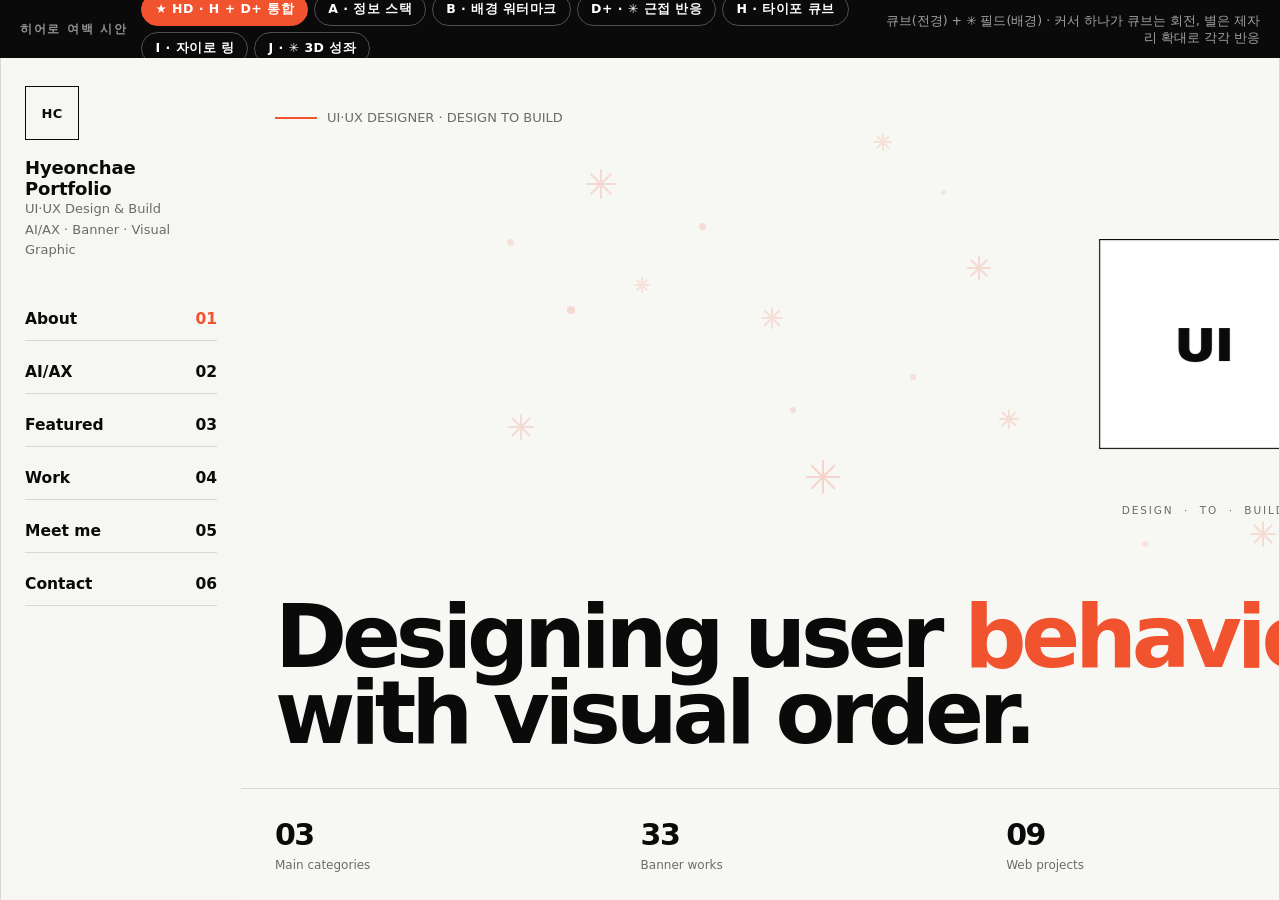
<file: _hero-mockup.html>
<!doctype html>
<html lang="ko">
<head>
<meta charset="utf-8">
<meta name="viewport" content="width=device-width, initial-scale=1">
<title>히어로 여백 시안 — 추상 3D</title>
<link rel="preconnect" href="https://fonts.googleapis.com">
<link rel="preconnect" href="https://fonts.gstatic.com" crossorigin>
<link href="https://fonts.googleapis.com/css2?family=Archivo+Black&display=swap" rel="stylesheet">
<style>
/* ===== 본편(index.html)에서 그대로 가져온 토큰·레이아웃 ===== */
:root{
  color-scheme:light;
  --ink:#0a0a0a; --muted:#6b6b6b; --line:#d8d8d8;
  --paper:#f7f7f4; --white:#fff; --soft:#eeeeea;
  --c1:#F0532E; --accent:#F0532E;
  font-family:Inter,"Pretendard","Apple SD Gothic Neo","Noto Sans KR",system-ui,sans-serif;
}
*{box-sizing:border-box}
body{margin:0;background:var(--paper);color:var(--ink)}
a{color:inherit;text-decoration:none}

.shell{display:grid;grid-template-columns:240px minmax(0,1fr);
  border-left:1px solid var(--line);border-right:1px solid var(--line)}
.sidebar{padding:28px 24px;background:rgba(247,247,244,.92);
  display:flex;flex-direction:column;justify-content:space-between}
.brand{display:grid;gap:18px}
.mark{width:54px;height:54px;border:1px solid var(--ink);display:grid;place-items:center;
  font-size:13px;font-weight:800;letter-spacing:.02em}
.brand h1{margin:0;font-size:18px;line-height:1.15;letter-spacing:-.01em}
.brand p{margin:0;color:var(--muted);font-size:13px;line-height:1.55}
.nav{display:grid;gap:10px;margin-top:38px}
.nav a{display:flex;justify-content:space-between;border-bottom:1px solid var(--line);
  padding:12px 0;font-size:15.5px;font-weight:600}
.nav a.on span:last-child{color:var(--c1)}
.main{min-width:0}

.hero{min-height:calc(100vh - 58px);display:grid;grid-template-rows:1fr auto;position:relative;overflow:hidden}
.hero-inner{padding:52px 34px 36px;display:grid;align-content:space-between;gap:34px;position:relative;z-index:2}
.hb-top{display:flex;justify-content:space-between;align-items:flex-start;width:100%}
.kicker{display:inline-flex;align-items:center;gap:10px;color:var(--muted);font-size:13px}
.kicker::before{content:"";width:42px;height:2px;background:var(--accent)}
.hb-star{font-size:22px;line-height:1;color:var(--c1);display:inline-block;
  transform-origin:50% 50%;animation:hb-spin 9s linear infinite}
@keyframes hb-spin{to{transform:rotate(360deg)}}
.display{margin:0;font-size:clamp(54px,6.8vw,98px);line-height:.88;
  letter-spacing:-.06em;font-weight:900;white-space:nowrap}
.display .ac{color:var(--c1)}
.hero-grid{display:grid;border-top:1px solid var(--line);position:relative;z-index:2;background:var(--paper)}
.stats{padding:28px 34px;display:grid;grid-template-columns:repeat(3,1fr);gap:18px}
.stat strong{display:block;font-size:30px;letter-spacing:-.05em;font-variant-numeric:tabular-nums}
.stat span{display:block;margin-top:6px;color:var(--muted);font-size:12px}
@media (max-width:980px){.display{white-space:normal}}

/* ===== 시안 전환 툴바 (확인용) ===== */
.bar{position:sticky;top:0;z-index:99;height:58px;display:flex;align-items:center;gap:14px;
  padding:0 20px;background:var(--ink);color:#fff}
.bar b{font-size:12px;letter-spacing:.14em;opacity:.55;font-weight:600;white-space:nowrap}
.tabs{display:flex;gap:6px;flex-wrap:wrap}
.tabs button{appearance:none;border:1px solid rgba(255,255,255,.28);background:transparent;color:#fff;
  font:inherit;font-size:12.5px;font-weight:700;letter-spacing:.04em;padding:7px 13px;
  border-radius:999px;cursor:pointer;white-space:nowrap}
.tabs button[aria-pressed="true"]{background:var(--c1);border-color:var(--c1)}
.note{font-size:12.5px;color:rgba(255,255,255,.62);margin-left:auto;text-align:right;line-height:1.4}

.v{display:none}
[data-v="a"] .v-a,[data-v="b"] .v-b,[data-v="d"] .v-d,
[data-v="h"] .v-h,[data-v="i"] .v-i,[data-v="j"] .v-j,
[data-v="hd"] .v-hd{display:block}

/* 히어로 가운데 행 */
.hb-mid{justify-self:end;align-self:center}

/* ---------- A. 정보 스택 ---------- */
.hmeta{margin:0;width:320px;border-top:1px solid var(--ink)}
.hmeta .row{display:flex;justify-content:space-between;align-items:baseline;gap:16px;
  padding:11px 0;border-bottom:1px solid var(--line)}
.hmeta dt{font-size:10.5px;letter-spacing:.14em;text-transform:uppercase;color:var(--muted);font-weight:600}
.hmeta dd{margin:0;font-size:13.5px;font-weight:600;letter-spacing:-.01em;
  display:inline-flex;align-items:center;gap:7px}
.hmeta .dot{width:7px;height:7px;border-radius:50%;background:var(--c1);
  box-shadow:0 0 0 0 rgba(240,83,46,.55);animation:pulse 2.2s ease-out infinite}
@keyframes pulse{70%{box-shadow:0 0 0 8px rgba(240,83,46,0)}100%{box-shadow:0 0 0 0 rgba(240,83,46,0)}}
.hmeta.scroll{margin-top:14px;text-align:right;font-size:10.5px;letter-spacing:.16em;color:var(--muted)}
.hmeta.scroll i{display:inline-block;font-style:normal;animation:nudge 1.8s ease-in-out infinite}
@keyframes nudge{50%{transform:translateY(4px)}}

/* ---------- B. 배경 워터마크 + 그리드 ---------- */
.hb-bg{position:absolute;inset:0;z-index:0;pointer-events:none;overflow:hidden}
.bg-grid{position:absolute;inset:0;
  background-image:linear-gradient(to right,rgba(10,10,10,.06) 0 1px,transparent 1px);
  background-size:calc(100% / 12) 100%}
.bg-type{position:absolute;right:-2.5%;top:-1%;font-family:"Archivo Black",Inter,sans-serif;
  font-size:clamp(200px,26vw,420px);line-height:.78;letter-spacing:-.045em;
  color:transparent;-webkit-text-stroke:1.6px rgba(10,10,10,.14);user-select:none}
.bg-type em{font-style:normal;-webkit-text-stroke-color:rgba(240,83,46,.42)}

/* ---------- 공통: sealray ✳ ---------- */
.sr{position:relative;display:block;width:100%;height:100%}
.sr i{position:absolute;left:50%;top:50%;width:50%;height:2px;margin-top:-1px;
  background:var(--accent);border-radius:2px;transform-origin:0 50%}

/* ---------- D+. ✳ 근접 반응 (이동 없음 · 제자리 반응) ---------- */
.hb-prox{position:absolute;inset:0;z-index:1;pointer-events:none;overflow:hidden}
.px{position:absolute;left:var(--x);top:var(--y);width:var(--s);height:var(--s);
  margin-left:calc(var(--s) / -2);margin-top:calc(var(--s) / -2);
  opacity:var(--o);transform:scale(1);
  transition:transform .45s cubic-bezier(.2,.9,.3,1),opacity .45s ease}
.px .sr{animation:px-spin var(--t) linear infinite}
.px.dot{border-radius:50%;background:var(--c1)}
@keyframes px-spin{to{rotate:360deg}}
.px-hint{position:absolute;right:34px;top:50%;transform:translateY(-50%);
  writing-mode:vertical-rl;font-size:10.5px;letter-spacing:.18em;color:var(--muted)}

/* ---------- H. 타이포 큐브 ---------- */
.cube-wrap{width:300px;height:280px;perspective:1000px;display:grid;place-items:center}
.cube-tilt{width:190px;height:190px;transform-style:preserve-3d;
  transition:transform 1s cubic-bezier(.2,.8,.3,1)}
.cube{position:relative;width:100%;height:100%;transform-style:preserve-3d;
  animation:cube-spin 28s linear infinite}
@keyframes cube-spin{to{transform:rotateX(360deg) rotateY(720deg)}}
.cube figure{position:absolute;inset:0;margin:0;display:grid;place-items:center;
  background:var(--white);border:1px solid var(--ink);
  font-family:"Archivo Black",Inter,sans-serif;font-size:44px;letter-spacing:-.03em;line-height:1}
.cube figure.hot{background:var(--c1);color:#fff;border-color:var(--c1)}
.cube figure.hot .sr{width:64px;height:64px}
.cube figure.hot .sr i{background:#fff}
.cube .f1{transform:translateZ(95px)}
.cube .f2{transform:rotateY(180deg) translateZ(95px)}
.cube .f3{transform:rotateY(90deg) translateZ(95px)}
.cube .f4{transform:rotateY(-90deg) translateZ(95px)}
.cube .f5{transform:rotateX(90deg) translateZ(95px)}
.cube .f6{transform:rotateX(-90deg) translateZ(95px)}
.cube-cap{margin-top:20px;text-align:center;font-size:10.5px;letter-spacing:.18em;color:var(--muted)}

/* ---------- I. 자이로 링 ---------- */
.gyro-wrap{width:320px;height:300px;perspective:900px;display:grid;place-items:center}
.gyro-tilt{width:240px;height:240px;transform-style:preserve-3d;
  transition:transform 1s cubic-bezier(.2,.8,.3,1)}
.ring{position:absolute;inset:0;border:1px solid rgba(10,10,10,.34);border-radius:50%;
  transform-style:preserve-3d}
.ring.r1{animation:ring1 19s linear infinite}
.ring.r2{inset:24px;animation:ring2 26s linear infinite;border-color:rgba(240,83,46,.55)}
.ring.r3{inset:52px;animation:ring3 15s linear infinite}
@keyframes ring1{from{transform:rotateX(72deg) rotateZ(0)}   to{transform:rotateX(72deg) rotateZ(360deg)}}
@keyframes ring2{from{transform:rotateY(74deg) rotateZ(0)}   to{transform:rotateY(74deg) rotateZ(-360deg)}}
@keyframes ring3{from{transform:rotateX(28deg) rotateY(42deg) rotateZ(0)} to{transform:rotateX(28deg) rotateY(42deg) rotateZ(360deg)}}
.ring .bead{position:absolute;left:50%;top:-5px;width:10px;height:10px;margin-left:-5px;
  border-radius:50%;background:var(--c1)}
.ring.r3 .bead{background:var(--ink);width:7px;height:7px;margin-left:-3.5px;top:-3.5px}
.gyro-core{position:absolute;left:50%;top:50%;width:46px;height:46px;margin:-23px 0 0 -23px}
.gyro-core .sr{animation:px-spin 11s linear infinite}
.gyro-cap{margin-top:18px;text-align:center;font-size:10.5px;letter-spacing:.18em;color:var(--muted)}

/* ---------- J. ✳ 3D 성좌 ---------- */
.consto{position:absolute;right:4%;top:32%;width:460px;height:420px;margin-top:-210px;
  perspective:1000px;z-index:1;pointer-events:none}
.consto-in{position:absolute;inset:0;transform-style:preserve-3d;
  animation:consto-turn 44s linear infinite;transition:none}
@keyframes consto-turn{to{rotate:y 360deg}}
.cs{position:absolute;left:50%;top:50%;width:var(--s);height:var(--s);
  margin-left:calc(var(--s) / -2);margin-top:calc(var(--s) / -2);opacity:var(--o)}
.cs .sr{animation:px-spin var(--t) linear infinite}
.cs.dot{border-radius:50%;background:var(--c1)}

@media (prefers-reduced-motion:reduce){
  .hb-star,.hmeta .dot,.hmeta.scroll i,.cube,.ring,.consto-in,.px .sr,.cs .sr,.gyro-core .sr{animation:none}
  .px{transition:none}
}
</style>
</head>
<body>

<div class="bar">
  <b>히어로 여백 시안</b>
  <div class="tabs">
    <button data-t="hd" aria-pressed="true">★ HD · H + D+ 통합</button>
    <button data-t="a" aria-pressed="false">A · 정보 스택</button>
    <button data-t="b" aria-pressed="false">B · 배경 워터마크</button>
    <button data-t="d" aria-pressed="false">D+ · ✳ 근접 반응</button>
    <button data-t="h" aria-pressed="false">H · 타이포 큐브</button>
    <button data-t="i" aria-pressed="false">I · 자이로 링</button>
    <button data-t="j" aria-pressed="false">J · ✳ 3D 성좌</button>
  </div>
  <p class="note" id="note"></p>
</div>

<div class="shell" data-v="hd" id="stage">
  <aside class="sidebar">
    <div>
      <div class="brand">
        <div class="mark">HC</div>
        <div>
          <h1>Hyeonchae<br>Portfolio</h1>
          <p>UI·UX Design &amp; Build<br>AI/AX · Banner · Visual Graphic</p>
        </div>
      </div>
      <nav class="nav">
        <a class="on"><span>About</span><span>01</span></a>
        <a><span>AI/AX</span><span>02</span></a>
        <a><span>Featured</span><span>03</span></a>
        <a><span>Work</span><span>04</span></a>
        <a><span>Meet me</span><span>05</span></a>
        <a><span>Contact</span><span>06</span></a>
      </nav>
    </div>
  </aside>

  <main class="main">
    <section class="hero" id="hero">

      <!-- B: 배경 레이어 -->
      <div class="hb-bg v v-b" aria-hidden="true">
        <div class="bg-grid"></div>
        <div class="bg-type">20<em>26</em></div>
      </div>

      <!-- D+: 근접 반응 레이어 (JS가 채움) -->
      <div class="hb-prox v v-d" id="proxLayer" aria-hidden="true">
        <p class="px-hint">MOVE YOUR CURSOR</p>
      </div>

      <!-- HD: 통합 — ✳ 필드가 배경, 큐브가 전경 (JS가 채움) -->
      <div class="hb-prox v v-hd" id="proxHdLayer" aria-hidden="true"></div>

      <!-- J: 3D 성좌 레이어 (JS가 채움) -->
      <div class="consto v v-j" id="constoLayer" aria-hidden="true">
        <div class="consto-in" id="constoIn"></div>
      </div>

      <div class="hero-inner">
        <div class="hb-top">
          <span class="kicker">UI·UX DESIGNER · DESIGN TO BUILD</span>
          <span class="hb-star" aria-hidden="true">✳</span>
        </div>

        <!-- A: 정보 스택 -->
        <div class="hb-mid v v-a">
          <dl class="hmeta">
            <div class="row"><dt>Location</dt><dd>Seoul, KR</dd></div>
            <div class="row"><dt>Focus</dt><dd>UI·UX / AI·AX</dd></div>
            <div class="row"><dt>Status</dt><dd><i class="dot"></i>Available 2026</dd></div>
            <div class="row"><dt>Archive</dt><dd>09 Web · 33 Banner</dd></div>
          </dl>
          <p class="hmeta scroll">SCROLL <i>↓</i></p>
        </div>

        <!-- H: 타이포 큐브 (HD 통합 시안에서도 같은 요소를 쓴다) -->
        <div class="hb-mid v v-h v-hd">
          <div class="cube-wrap">
            <div class="cube-tilt" id="cubeTilt">
              <div class="cube">
                <figure class="f1">UI</figure>
                <figure class="f2">UX</figure>
                <figure class="f3">AI</figure>
                <figure class="f4">AX</figure>
                <figure class="f5 hot"><span class="sr" id="cubeStar"></span></figure>
                <figure class="f6">HC</figure>
              </div>
            </div>
          </div>
          <p class="cube-cap">DESIGN &nbsp;·&nbsp; TO &nbsp;·&nbsp; BUILD</p>
        </div>

        <!-- I: 자이로 링 -->
        <div class="hb-mid v v-i">
          <div class="gyro-wrap">
            <div class="gyro-tilt" id="gyroTilt">
              <div class="ring r1"><i class="bead"></i></div>
              <div class="ring r2"><i class="bead"></i></div>
              <div class="ring r3"><i class="bead"></i></div>
              <div class="gyro-core"><span class="sr" id="gyroStar"></span></div>
            </div>
          </div>
          <p class="gyro-cap">STRUCTURE IN MOTION</p>
        </div>

        <h2 class="display">Designing user <span class="ac">behavior</span><br>with visual order.</h2>
      </div>

      <div class="hero-grid">
        <div class="stats">
          <div class="stat"><strong>03</strong><span>Main categories</span></div>
          <div class="stat"><strong>33</strong><span>Banner works</span></div>
          <div class="stat"><strong>09</strong><span>Web projects</span></div>
        </div>
      </div>
    </section>
  </main>
</div>

<script>
/* ✳ 광선 8개 생성 — About 착지 마크와 같은 형태 */
function rays(el){
  for (var a = 0; a < 360; a += 45){
    var i = document.createElement('i');
    i.style.transform = 'rotate(' + a + 'deg)';
    el.appendChild(i);
  }
  return el;
}
function star(cls, s, o, t){
  var w = document.createElement('span');
  w.className = cls;
  w.style.setProperty('--s', s + 'px');
  w.style.setProperty('--o', o);
  w.style.setProperty('--t', t + 's');
  w.appendChild(rays(Object.assign(document.createElement('span'), {className:'sr'})));
  return w;
}
rays(document.getElementById('cubeStar'));
rays(document.getElementById('gyroStar'));

/* ===== D+ : 제자리 근접 반응 =====
   커서를 따라 이동하지 않는다. 커서와의 거리로 각 요소가 개별적으로 커지고 진해질 뿐. */
var PROX = [
  ['star', 62, 26, .30, 15], ['star', 34, 44, .22, 11], ['star', 46, 50, .26, 19],
  ['star', 78, 18, .24, 13], ['star', 86, 46, .30, 17], ['star', 70, 54, .20, 21],
  ['star', 94, 30, .22, 12], ['star', 56, 40, .18,  9],
  ['dot',  66, 14, .22,  0], ['dot',  88, 56, .18,  0], ['dot',  52, 52, .20,  0],
  ['dot',  76, 36, .24,  0], ['dot',  96, 58, .16,  0], ['dot',  60, 48, .18,  0]
];
var proxLayer = document.getElementById('proxLayer'), prox = [];
PROX.forEach(function(p){
  var isDot = p[0] === 'dot', size = isDot ? 9 : (18 + (p[4] % 5) * 7);
  var el;
  if (isDot){
    el = document.createElement('span');
    el.className = 'px dot';
    el.style.setProperty('--s', size + 'px');
    el.style.setProperty('--o', p[3]);
  } else {
    el = star('px', size, p[3], p[4]);
  }
  el.style.setProperty('--x', p[1] + '%');
  el.style.setProperty('--y', p[2] + '%');
  el.dataset.o = p[3];
  proxLayer.appendChild(el);
  prox.push(el);
});

/* ===== HD : H + D+ 통합 =====
   큐브가 차지하는 영역(대략 x 73~97% · y 18~50%)을 비워두고 그 왼쪽·아래로 ✳ 필드를 깐다.
   기본 불투명도를 D+ 단독보다 낮춰서, 커서가 닿기 전까지는 큐브가 주인공으로 남는다.
   좌표는 % 고정이 아니라 0~1 정규값이다. 화면이 좁아지면 고정 폭인 큐브가 차지하는 비율이
   커져서 % 좌표로는 별이 큐브 뒤로 말려 들어간다. 그래서 큐브와 헤드라인을 실측해
   '빈 구역'을 구하고 그 안에 다시 배치한다. L=큐브 왼쪽 벌판, B=큐브 아래. */
var PROX_HD = [
  /* [type, zone, u, v, size, 기본 opacity, 회전주기s] */
  ['star','L', .18, .12, 30, .18, 15], ['star','L', .52, .44, 22, .14, 11],
  ['star','L', .02, .70, 26, .16, 19], ['star','L', .74, .02, 18, .13, 13],
  ['star','L', .62, .82, 34, .20, 17], ['star','L', .93, .32, 24, .17, 21],
  ['star','L', .26, .36, 16, .12,  9], ['star','L', .99, .68, 20, .15, 12],
  ['star','B', .72, .55, 26, .16, 16],
  ['dot', 'L', .38, .22,  7, .16,  0], ['dot', 'L', .80, .58,  6, .14,  0],
  ['dot', 'L', .12, .42,  8, .18,  0], ['dot', 'L', .86, .14,  5, .12,  0],
  ['dot', 'L', .56, .66,  6, .15,  0], ['dot', 'L', .00, .26,  7, .13,  0],
  ['dot', 'B', .28, .80,  6, .14,  0]
];
var proxHdLayer = document.getElementById('proxHdLayer'), hdItems = [];
PROX_HD.forEach(function(p){
  var el;
  if (p[0] === 'dot'){
    el = document.createElement('span');
    el.className = 'px dot';
    el.style.setProperty('--s', p[4] + 'px');
    el.style.setProperty('--o', p[5]);
  } else {
    el = star('px', p[4], p[5], p[6]);
  }
  el.dataset.o = p[5];
  proxHdLayer.appendChild(el);
  hdItems.push({el:el, zone:p[1], u:p[2], v:p[3]});
  prox.push(el);                 /* 커서 반응 대상에 합류 — 숨겨진 동안엔 거리가 멀어 반응하지 않는다 */
});

function layoutHd(){
  var heroR = document.getElementById('hero').getBoundingClientRect(),
      cubeR = document.querySelector('.cube-wrap').getBoundingClientRect(),
      headR = document.querySelector('.display').getBoundingClientRect();
  if (!cubeR.width) return;                        /* HD 탭이 아닐 땐 측정 불가 — 건너뛴다 */
  var floor = headR.top - heroR.top - 46,          /* 헤드라인 위 안전선 */
      zone = {
        L:[heroR.width * .26, cubeR.left - heroR.left - 40, 76, floor],
        B:[cubeR.left - heroR.left + 16, cubeR.right - heroR.left - 16, cubeR.bottom - heroR.top + 26, floor]
      };
  hdItems.forEach(function(it){
    var z = zone[it.zone];
    if (z[1] <= z[0] || z[3] <= z[2]){ it.el.style.display = 'none'; return; }
    it.el.style.display = '';
    it.el.style.setProperty('--x', (z[0] + it.u * (z[1] - z[0])).toFixed(1) + 'px');
    it.el.style.setProperty('--y', (z[2] + it.v * (z[3] - z[2])).toFixed(1) + 'px');
  });
}
addEventListener('resize', layoutHd);

/* ===== J : 3D 성좌 — 스스로 자전한다. 커서는 기울기만 아주 살짝. ===== */
var CONSTO = [
  [ -150, -120,  120, 54, .95, 14], [   40, -150,  -80, 30, .55, 18],
  [  160,  -40,   60, 44, .85, 11], [  -60,   30,  180, 36, .75, 16],
  [  120,  120, -140, 26, .45, 21], [ -180,  110,  -40, 22, .40, 13],
  [   10,   60,  -10, 32, .60,  9], [  180,  180,  100, 18, .35, 24]
];
var constoIn = document.getElementById('constoIn');
CONSTO.forEach(function(c){
  var el = star('cs', c[3], c[4], c[5]);
  el.style.transform = 'translate3d(' + c[0] + 'px,' + c[1] + 'px,' + c[2] + 'px)';
  constoIn.appendChild(el);
});
[[-100, 160, 40, 7], [90, -90, 150, 6], [-40, -60, -120, 5], [150, 60, -60, 6]].forEach(function(d){
  var el = document.createElement('span');
  el.className = 'cs dot';
  el.style.setProperty('--s', d[3] + 'px');
  el.style.setProperty('--o', .5);
  el.style.transform = 'translate3d(' + d[0] + 'px,' + d[1] + 'px,' + d[2] + 'px)';
  constoIn.appendChild(el);
});

/* ===== 커서 반응 — 회전/스케일만. 어떤 시안도 덩어리째 평행이동하지 않는다. ===== */
var hero = document.getElementById('hero'),
    cubeTilt = document.getElementById('cubeTilt'),
    gyroTilt = document.getElementById('gyroTilt'),
    constoLayer = document.getElementById('constoLayer'),
    R = 240;                                   /* 근접 반응 반경(px) */

hero.addEventListener('mousemove', function(e){
  var r = hero.getBoundingClientRect(),
      nx = (e.clientX - r.left) / r.width - .5,
      ny = (e.clientY - r.top) / r.height - .5;

  cubeTilt.style.transform = 'rotateY(' + (nx * 30).toFixed(1) + 'deg) rotateX(' + (ny * -22).toFixed(1) + 'deg)';
  gyroTilt.style.transform = 'rotateY(' + (nx * 24).toFixed(1) + 'deg) rotateX(' + (ny * -18).toFixed(1) + 'deg)';
  constoLayer.style.perspectiveOrigin = (50 + nx * 30).toFixed(1) + '% ' + (50 + ny * 30).toFixed(1) + '%';

  prox.forEach(function(el){
    var b = el.getBoundingClientRect(),
        dx = e.clientX - (b.left + b.width / 2),
        dy = e.clientY - (b.top + b.height / 2),
        d = Math.sqrt(dx * dx + dy * dy),
        k = Math.max(0, 1 - d / R);            /* 가까울수록 1 */
    el.style.transform = 'scale(' + (1 + k * 1.15).toFixed(3) + ')';
    el.style.opacity = (+el.dataset.o + k * (1 - el.dataset.o)).toFixed(3);
  });
});
hero.addEventListener('mouseleave', function(){
  cubeTilt.style.transform = '';
  gyroTilt.style.transform = '';
  constoLayer.style.perspectiveOrigin = '';
  prox.forEach(function(el){ el.style.transform = ''; el.style.opacity = ''; });
});

/* ===== 시안 전환 ===== */
var NOTES = {
  hd:'큐브(전경) + ✳ 필드(배경) · 커서 하나가 큐브는 회전, 별은 제자리 확대로 각각 반응',
  a:'타이포만으로 채움 · 기존 미니멀 톤 유지 · 구현 난도 낮음',
  b:'배경 레이어 · 콘텐츠 추가 없이 화면 밀도만 상승',
  d:'✳가 제자리에 고정 · 커서 근처만 개별로 커지고 진해짐 (이동 없음)',
  h:'F의 추상 버전 · 6면에 UI/UX/AI/AX/HC/✳ · 자전 + 커서로 각도',
  i:'세 개의 링이 각각 다른 축으로 자전 · 커서는 기울기만',
  j:'✳가 3D 공간에 흩어져 스스로 자전 · 커서는 소실점만 이동'
};
var stage = document.getElementById('stage'), note = document.getElementById('note');
note.textContent = NOTES.hd;
document.querySelectorAll('.tabs button').forEach(function(b){
  b.addEventListener('click', function(){
    document.querySelectorAll('.tabs button').forEach(function(x){ x.setAttribute('aria-pressed','false'); });
    b.setAttribute('aria-pressed','true');
    stage.dataset.v = b.dataset.t;
    note.textContent = NOTES[b.dataset.t];
    if (b.dataset.t === 'hd') layoutHd();     /* 큐브가 보이는 상태에서만 실측이 된다 */
  });
});
layoutHd();
</script>
</body>
</html>
</file>
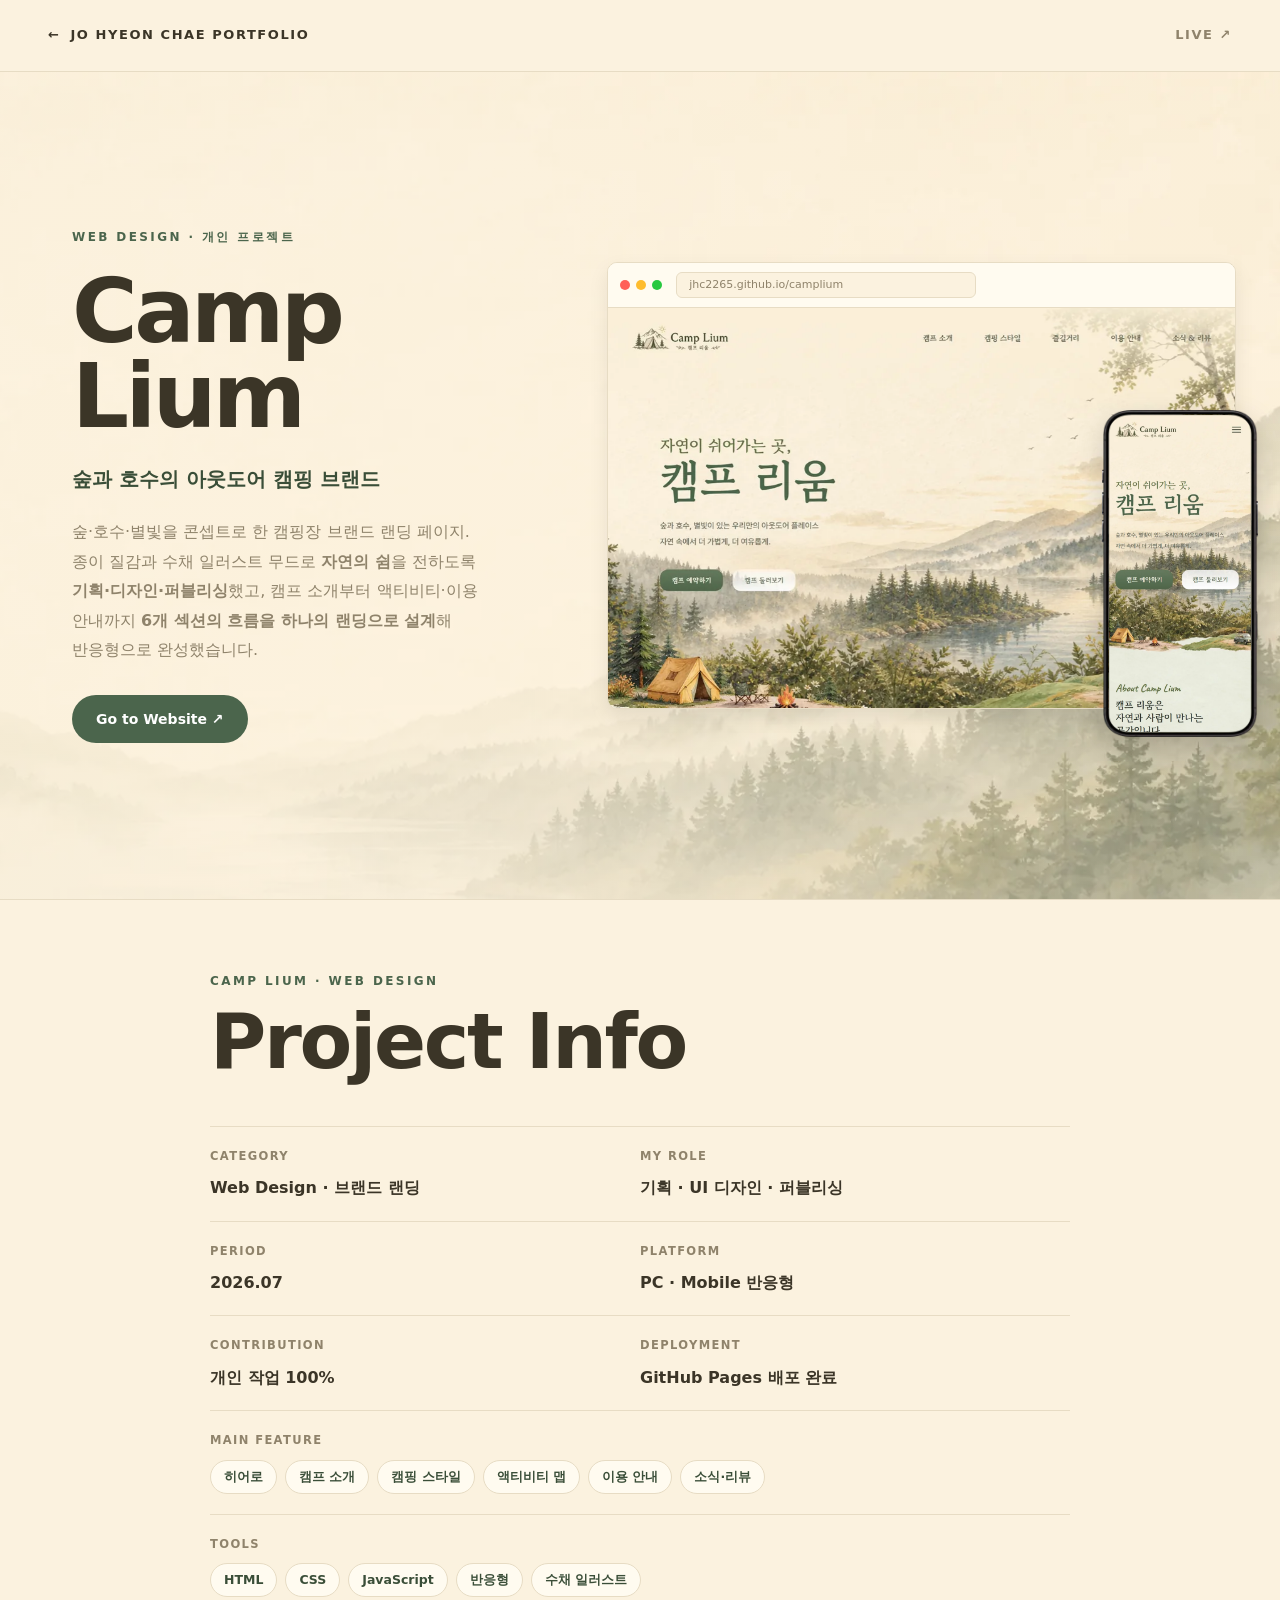
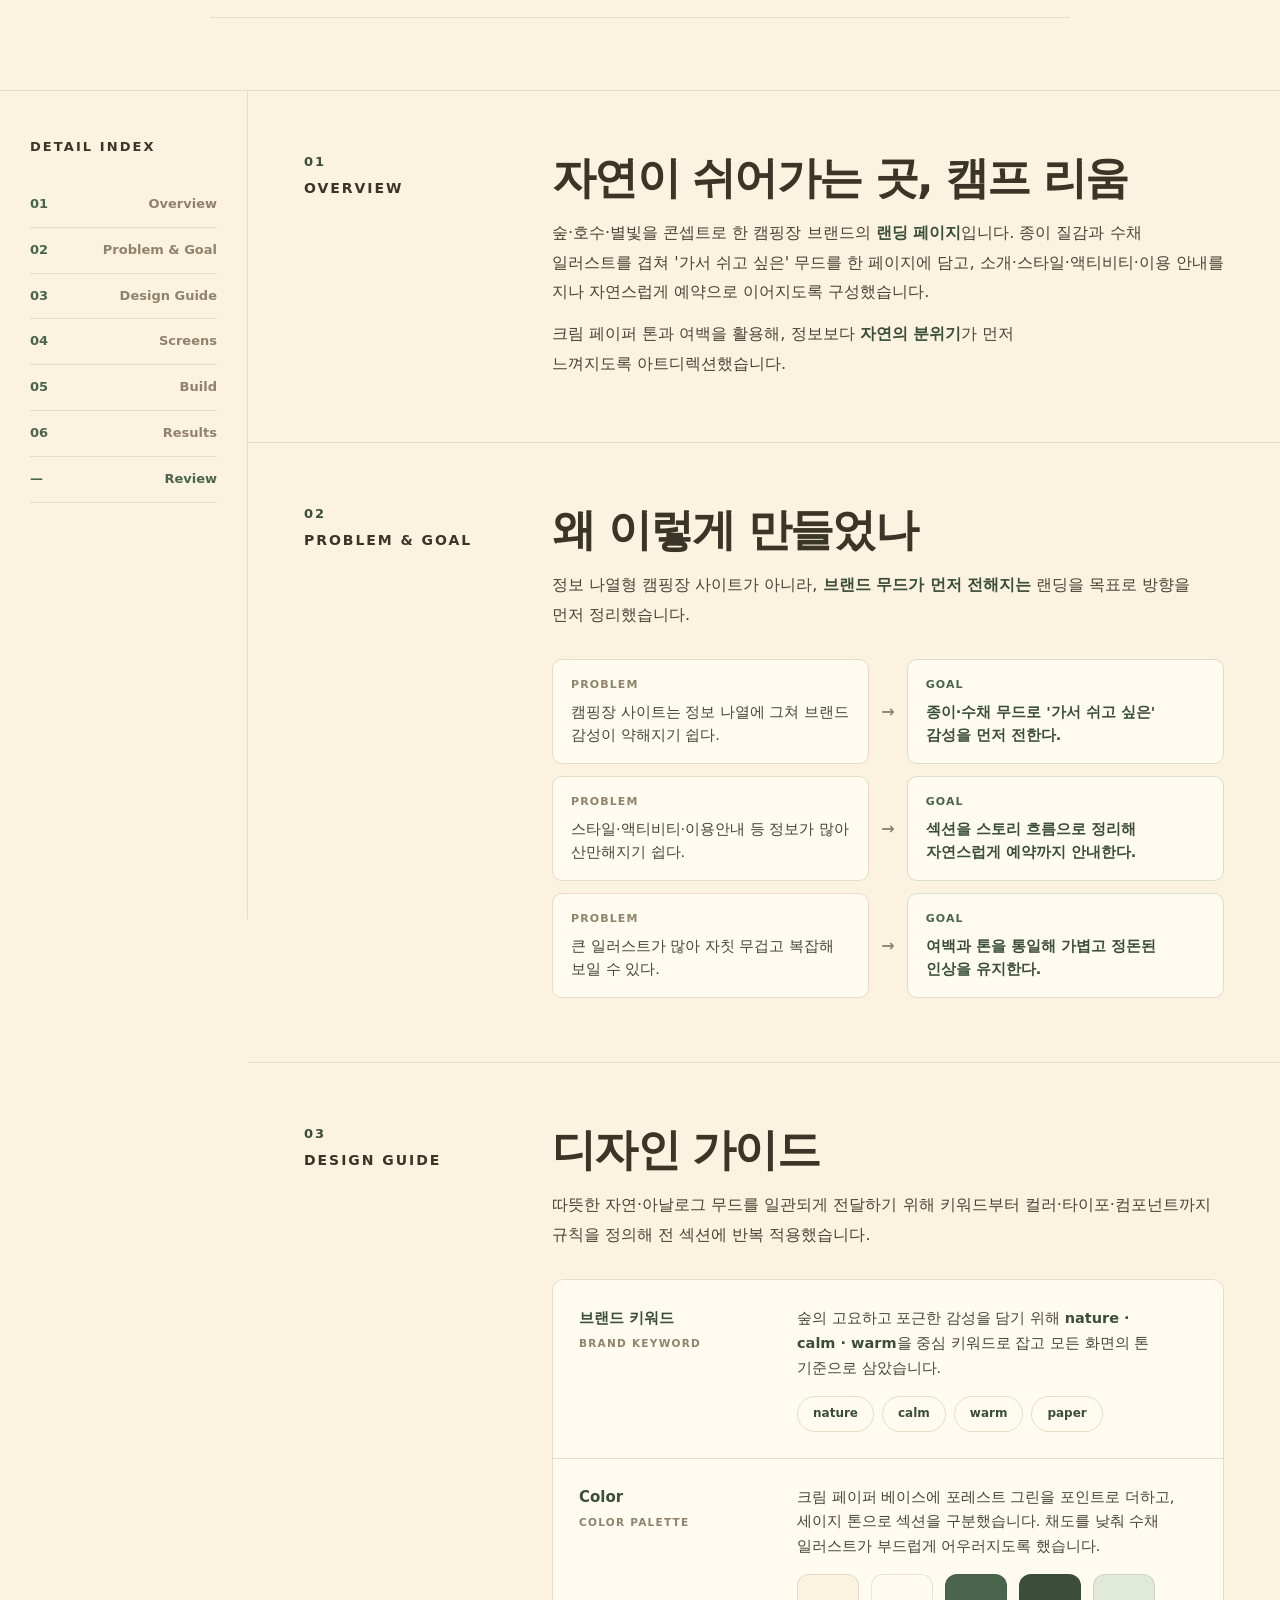
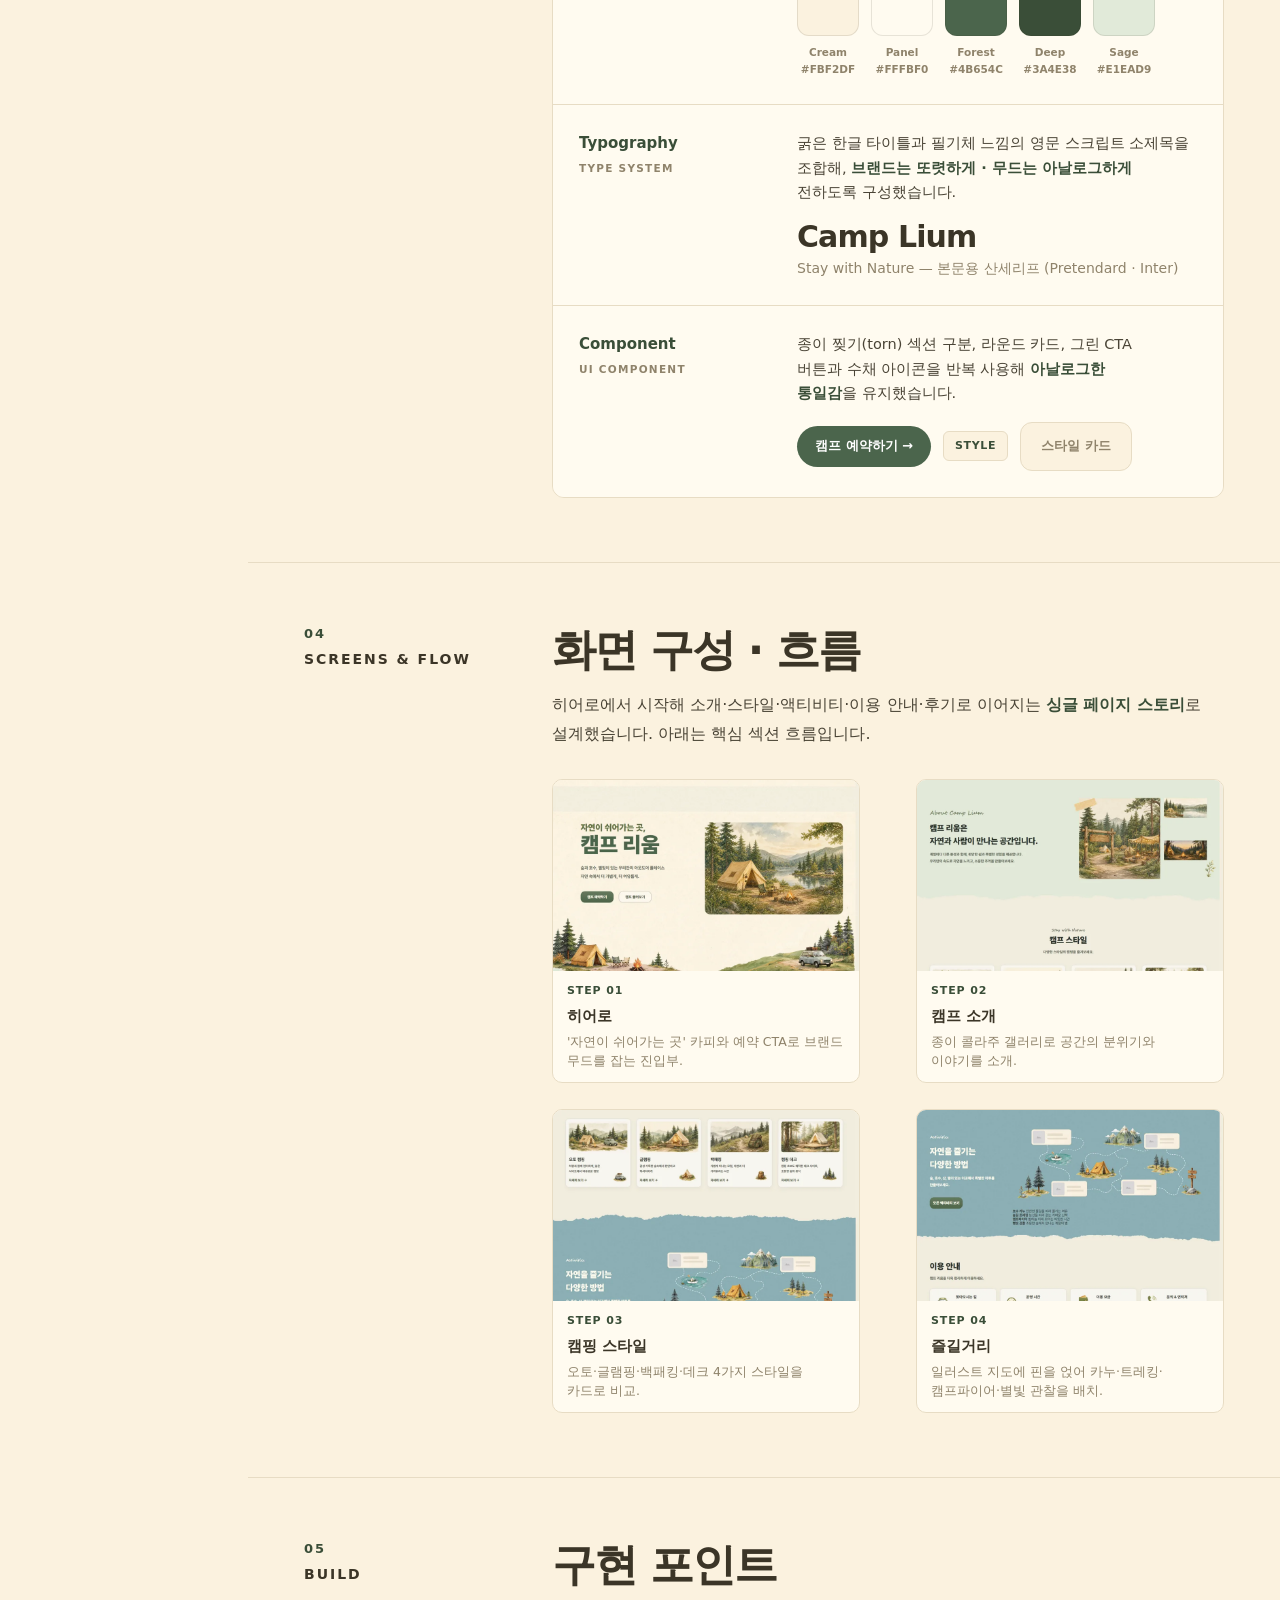
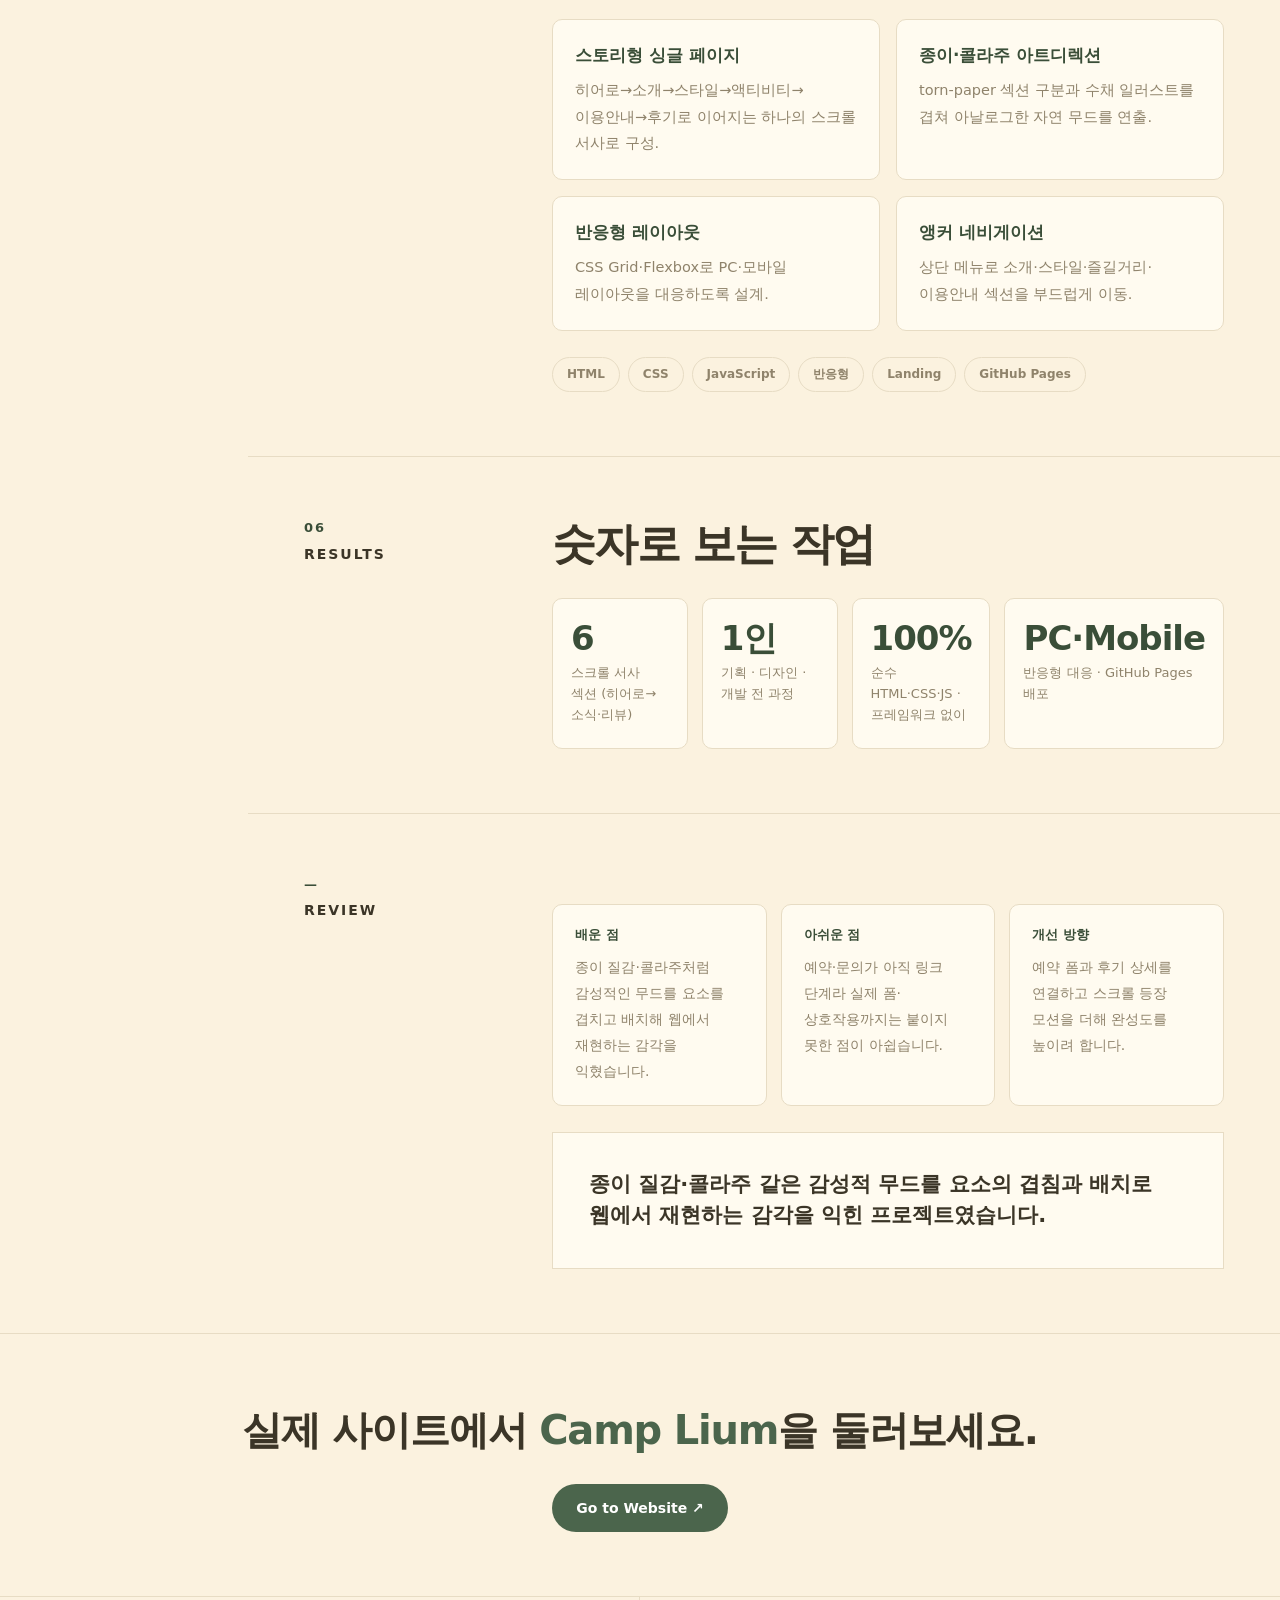
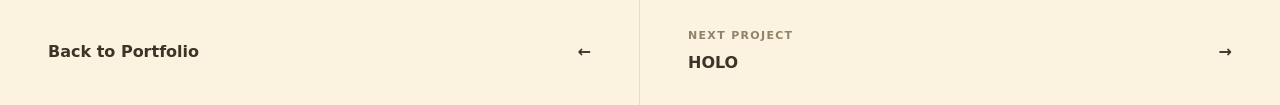
<file: project-camplium.html>
<!DOCTYPE html>
<html lang="ko">
<head>
  <meta charset="UTF-8" />
  <meta name="viewport" content="width=device-width, initial-scale=1.0" />
  <title>Camp Lium — Web Design | JO HYEON CHAE</title>
  <link rel="stylesheet" href="assets/css/grid.css">
  <style>
    :root {
      --bg: #fbf2df; --ink: #3b3527; --muted: #8f836b; --line: #e7dcc4;
      --panel: #fffbf0; --accent: #4b654c; --accent-2: #3a4e38;
      font-family: Inter, "Pretendard", "Apple SD Gothic Neo", "Noto Sans KR", system-ui, sans-serif;

      /* Body typography. Every body-copy rule reads these three, so changing
         one here is the only edit needed — nothing else hard-codes a size,
         leading or measure. 1.85 rather than the usual 1.6 because Hangul has
         no ascenders or descenders and reads denser at the same value. */
      --body-lh: 1.85;
      --body-size: 16px;
      --body-measure: 900px;
    }

    body { margin: 0; background: var(--bg); color: var(--ink); line-height: 1.6; }

    /* The page fills the viewport so backgrounds, rules and the nav reach both
       edges. Each top-level section adds --gutter to its own inline padding,
       which keeps the content itself on a centred 1440px grid. Below 1440px the
       gutter is 0, so narrow screens behave exactly as before. */

    .nav { position: sticky; top: 0; z-index: 10; height: 72px; padding: 0 calc(48px + var(--gutter)); display: flex; justify-content: space-between; align-items: center; border-bottom: 1px solid var(--line); background: rgba(251,242,223,0.9); backdrop-filter: blur(12px); letter-spacing: 0.12em; font-size: 13px; font-weight: 700; }

    .nav .back:hover { color: var(--accent); }

    .nav-links { color: var(--muted); }

    .btn { display: inline-flex; align-items: center; gap: 8px; padding: 13px 24px; border-radius: 999px; font-size: 14px; font-weight: 800; transition: transform 0.15s ease; }

    .btn.solid { background: var(--accent); color: #fff; }

    .btn.solid:hover { transform: translateY(-2px); }

    .hero {
      padding-inline: var(--gutter); display: grid; grid-template-columns: 0.88fr 1.12fr; min-height: calc(100vh - 72px); border-bottom: 1px solid var(--line);
      /* The watercolour is already pale (234+ where the copy sits, 152 at its
         darkest bottom-right corner), so one light wash is enough: the copy stays
         on clean cream while the ridge line and pines carry the right-hand side. */
      background:
        linear-gradient(90deg, rgba(251,242,223,0.58) 0%, rgba(251,242,223,0.48) 44%, rgba(251,242,223,0.20) 74%, rgba(251,242,223,0.10) 100%),
        url("assets/projects/camplium/hero-bg.webp") center / cover no-repeat;
    }

    .hero-text { padding: 64px 72px; display: flex; flex-direction: column; justify-content: center; gap: 18px; }

    .eyebrow { margin: 0; font-size: 12px; font-weight: 800; letter-spacing: 0.2em; text-transform: uppercase; color: var(--accent); }

    .title { margin: 4px 0 0; font-size: clamp(52px, 7vw, 104px); line-height: 0.95; letter-spacing: -0.04em; font-weight: 900; }

    .subtitle { margin: 6px 0 0; font-size: 20px; font-weight: 700; color: var(--accent-2); }

    .desc { margin: 4px 0 0; max-width: 520px; color: var(--muted); font-size: 16px; word-break: keep-all; }

    .hero-cta { margin-top: 12px; }

    /* direct children only: .section also appears nested inside .detail-layout,
       which supplies the gutter itself */

    .kicker { margin: 0 0 12px; font-size: 12px; font-weight: 800; letter-spacing: 0.2em; text-transform: uppercase; color: var(--accent); }

    .section h2 { margin: 0 0 16px; font-size: clamp(26px, 4vw, 44px); line-height: 1.06; letter-spacing: -0.03em; font-weight: 900; }

    .section p.lead { max-width: 760px; margin: 0; color: #4a4436; font-size: 16px; word-break: keep-all; }

    .section b { color: var(--accent-2); }

    .build { display: grid; grid-template-columns: repeat(2, 1fr); gap: 16px; margin-top: 30px; }

    .build-card { border: 1px solid var(--line); background: var(--panel); padding: 22px; border-radius: 10px; }

    .build-card h3 { margin: 0 0 8px; font-size: 17px; color: var(--accent-2); }

    .build-card p { margin: 0; color: var(--muted); font-size: 14.5px; word-break: keep-all; }

    .chips span { border: 1px solid var(--line); color: var(--muted); font-size: 12px; font-weight: 700; padding: 7px 14px; border-radius: 999px; }

    .cta-band h2 { margin: 0 0 22px; font-size: clamp(24px, 4vw, 40px); font-weight: 900; letter-spacing: -0.03em; }

    .cta-band h2 span { color: var(--accent); }

    .bottom-nav a:hover { color: var(--accent); }

    /* Stacked hero crops hard horizontally; anchor right to keep the ridge and
       pines in frame, and wash top-down so the copy stays clear */

    @media (max-width: 900px) {
      .hero {
        background:
          linear-gradient(180deg, rgba(251,242,223,0.86) 0%, rgba(251,242,223,0.80) 46%, rgba(251,242,223,0.24) 78%, rgba(251,242,223,0.08) 100%),
          url("assets/projects/camplium/hero-bg.webp") right center / cover no-repeat;
      }
    }

    @media (max-width: 900px) { .nav { padding: 0 20px; } .hero { grid-template-columns: 1fr; } .hero-text { border-right: 0; border-bottom: 1px solid var(--line); padding: 48px 24px; } .section, .cta-band { padding: 48px 24px; } .build, .bottom-nav { grid-template-columns: 1fr; } }

    /* Project Info meta */

    .meta-tags span { border: 1px solid var(--line); background: var(--panel); border-radius: 999px; padding: 6px 13px; font-size: 12.5px; font-weight: 700; color: var(--accent-2); }

    /* ==== Live device mockups (PC + phone, hover scroll) ==== */

    /* Transparent, not var(--bg): an opaque fill here cuts the photo off at the
       column edge and reads as a hard rectangle behind the mockup. */

    .hero-visual { display: flex; align-items: center; justify-content: center; padding: 48px 44px; overflow: visible; background: transparent; }

    .browser { border: 1px solid var(--line); border-radius: 10px; overflow: hidden; background: var(--panel); box-shadow: 0 8px 20px rgba(0,0,0,0.08); }

    .hero-visual .phone::before { content: ""; position: absolute; top: 1.54%; left: 4.53%; width: 90.95%; height: 97%; border-radius: 11% / 5%; background: #1b1c26; z-index: 0; }

    .hero-visual .phone img { position: absolute; top: 1.54%; left: 4.53%; width: 90.95%; height: 97%; object-fit: cover; object-position: top; border-radius: 11% / 5%; z-index: 1; display: block; background: #efe6d0; }

    .hero-phone { position: absolute; right: -22px; bottom: -28px; width: 156px; z-index: 3; filter: drop-shadow(0 10px 14px rgba(0,0,0,0.16)); }

    /* focus one device on hover: hovered grows & comes forward, the other tucks behind */

    /* Flow storyboard (2x2) */

    .flow-board { display: grid; grid-template-columns: 1fr 1fr; gap: 26px 56px; margin-top: 30px; }

    .flow-step { position: relative; }

    .flow-step figure { margin: 0; border: 1px solid var(--line); border-radius: 10px; overflow: hidden; background: var(--panel); }

    .flow-step img { width: 100%; aspect-ratio: 16 / 10; object-fit: cover; object-position: top; display: block; transition: object-position 7s ease-in-out; will-change: object-position; }

    .flow-step:hover img { object-position: bottom; }

    @media (prefers-reduced-motion: reduce) { .flow-step img { transition: none; } .flow-step:hover img { object-position: top; } }

    .flow-step figcaption { padding: 11px 14px; }

    .flow-step .n { display: block; font-size: 11px; font-weight: 800; letter-spacing: 0.08em; color: var(--accent-2); margin-bottom: 3px; }

    .flow-step .nm { font-size: 15px; font-weight: 700; }

    .flow-step .ds { display: block; margin-top: 5px; font-size: 12.5px; color: var(--muted); word-break: keep-all; line-height: 1.5; font-weight: 400; }

    @media (max-width: 640px) { .flow-board { grid-template-columns: 1fr; max-width: 400px; } }

    /* Problem / Goal */

    .pg-cell { border: 1px solid var(--line); background: var(--panel); border-radius: 10px; padding: 16px 18px; font-size: 14.5px; color: #4a4436; word-break: keep-all; }

    .pg-cell.g { color: var(--accent-2); font-weight: 700; border-color: #d6e0cd; }

    .pg-cell.g .pg-tag { color: var(--accent); }

    /* Design Guide */

    .guide-row { display: grid; grid-template-columns: 190px 1fr; gap: 28px; padding: 26px; background: var(--panel); border-top: 1px solid var(--line); }

    .g-label { font-size: 15px; font-weight: 800; color: var(--accent-2); }

    .g-body p { margin: 0; font-size: 14.5px; color: #4a4436; word-break: keep-all; line-height: 1.7; }

    .dd-kw { display: flex; flex-wrap: wrap; gap: 8px; }

    .dd-kw span { border: 1px solid var(--line); border-radius: 999px; padding: 7px 15px; font-size: 12px; font-weight: 700; color: var(--accent-2); background: var(--panel); }

    .sw i { display: block; width: 62px; height: 62px; border-radius: 12px; border: 1px solid rgba(59,53,39,0.12); }

    .sw span { display: block; margin-top: 8px; font-size: 10.5px; color: var(--muted); font-weight: 700; }

    .type-demo .t-logo { font-size: 30px; font-weight: 900; letter-spacing: -0.03em; line-height: 1.05; }

    .demo-btn { display: inline-flex; align-items: center; gap: 6px; background: var(--accent); color: #fff; border-radius: 999px; padding: 10px 18px; font-size: 13px; font-weight: 800; }

    .demo-tag { border: 1px solid var(--line); background: var(--bg); color: var(--accent-2); border-radius: 6px; padding: 5px 11px; font-size: 11px; font-weight: 800; letter-spacing: 0.06em; }

    .demo-card { border: 1px solid var(--line); background: var(--bg); border-radius: 12px; padding: 13px 20px; font-size: 13px; font-weight: 700; color: var(--muted); }

    /* Retrospective 3-split */

    .retro-card h3 { margin: 0 0 10px; font-size: 13px; font-weight: 800; color: var(--accent-2); }

    /* Detail Index (sticky side nav) */

    .side-index h2 { margin: 0 0 24px; font-size: 13px; letter-spacing: 0.16em; text-transform: uppercase; color: var(--ink); }

    .side-index a:hover { color: var(--accent-2); }

    .side-index a span { font-weight: 800; color: var(--accent); }

    /* Scroll to top — 스크롤 중 언제든 맨 위로 */

    .to-top {
      position: fixed; right: 24px; bottom: 24px; z-index: 50;
      width: 46px; height: 46px; display: grid; place-items: center;
      border: 0; cursor: pointer; border-radius: 50%;
      background: var(--accent); color: #fff;
      box-shadow: 0 6px 18px rgba(0, 0, 0, 0.18);
      opacity: 0; visibility: hidden; transform: translateY(8px);
      transition: opacity 0.25s ease, transform 0.25s ease, visibility 0.25s;
    }

    /* ── Korean typography pass ──
       1.6 reads tight for Hangul: with no ascenders or descenders, a line of
       Korean looks denser than the same value does in Latin, so body copy opens
       up to 1.75. p.lead drops to 700px because 760px ran 47-48 Korean
       characters per line, past the comfortable 35-45.
       text-wrap: pretty stops a lone word stranding on the last line; balance
       evens out heading line lengths. Browsers without text-wrap ignore it and
       render exactly as before. Display headings keep their tight leading —
       Hangul has no descenders, so it does not collide. */

    /* Size applies to running body copy only — card text (14.5px) and captions
       keep their own smaller scale, which --body-size must not flatten. */

    .desc { font-size: var(--body-size); }

    /* matches .section p.lead's specificity (0-2-1) so these actually win */
  
    /* ── 팀 스타일 2단 케이스스터디 본문 섹션 ── */
    .content .section { display: grid; grid-template-columns: 200px 1fr; gap: 48px; padding: 64px 56px; }
    .content .section h2.section-title { margin: 0; font-size: 14px; letter-spacing: 0.14em; text-transform: uppercase; font-weight: 700; }
    .content .section-number { display: block; margin-bottom: 12px; color: var(--accent-2, var(--neon)); font-size: 13px; font-weight: 700; }
    .content .section-body { min-width: 0; }
    .stats { display: grid; grid-template-columns: repeat(4, 1fr); gap: 14px; margin-top: 30px; }
    .stat { border: 1px solid var(--line); background: var(--panel); border-radius: 10px; padding: 22px 18px; }
    .stat .num { font-size: clamp(22px, 3vw, 34px); font-weight: 900; letter-spacing: -0.03em; line-height: 1; color: var(--accent-2); }
    .stat .lab { margin-top: 8px; font-size: 13px; color: var(--muted); word-break: keep-all; }
    @media (max-width: 900px) { .stats { grid-template-columns: repeat(2, 1fr); } }
    .content .section-body > h3 { margin: 0 0 16px; font-size: clamp(26px, 3.4vw, 46px); line-height: 1.08; letter-spacing: -0.04em; font-weight: 700; word-break: keep-all; }
    .review-box { padding: 36px; border: 1px solid var(--line); background: var(--panel); margin-top: 26px; }
    .review-box p { margin: 0; font-size: 21px; line-height: 1.5; font-weight: 700; word-break: keep-all; }
    @media (max-width: 900px) { .content .section { grid-template-columns: 1fr; gap: 22px; padding: 48px 24px; } }

    /* Project Info 등장 — 스크롤로 닿으면 순차로 떠오른다 (HOLO·YENE와 같은 이징) */
    [data-reveal] .kicker,
    [data-reveal] .info-title,
    [data-reveal] .meta-item {
      opacity: 0; transform: translateY(38px);
      transition: opacity 0.7s cubic-bezier(.2,.7,.2,1), transform 0.7s cubic-bezier(.2,.7,.2,1);
    }
    [data-reveal].in .kicker,
    [data-reveal].in .info-title,
    [data-reveal].in .meta-item { opacity: 1; transform: none; }
    [data-reveal].in .info-title { transition-delay: .06s; }
    /* 같은 줄의 좌·우 칸은 같은 딜레이로 함께 — 가로 구분선이 갈라져 보이지 않게 */
    [data-reveal].in .meta-item:nth-child(1),
    [data-reveal].in .meta-item:nth-child(2) { transition-delay: .14s; }
    [data-reveal].in .meta-item:nth-child(3),
    [data-reveal].in .meta-item:nth-child(4) { transition-delay: .28s; }
    [data-reveal].in .meta-item:nth-child(5),
    [data-reveal].in .meta-item:nth-child(6) { transition-delay: .42s; }
    [data-reveal].in .meta-item:nth-child(7),
    [data-reveal].in .meta-item:nth-child(8) { transition-delay: .56s; }
    @media (prefers-reduced-motion: reduce) {
      [data-reveal] .kicker, [data-reveal] .info-title, [data-reveal] .meta-item {
        opacity: 1; transform: none; transition: none;
      }
    }
  </style>
</head>
<body>
  <main class="page">
    <header class="nav">
      <a class="back" href="index.html#work"><span>←</span><span>JO HYEON CHAE PORTFOLIO</span></a>
      <nav class="nav-links"><a href="https://jhc2265.github.io/camplium/" target="_blank" rel="noopener">LIVE ↗</a></nav>
    </header>
    <section class="hero" id="top">
      <div class="hero-text">
        <p class="eyebrow">Web Design · 개인 프로젝트</p>
        <h1 class="title">Camp Lium</h1>
        <p class="subtitle">숲과 호수의 아웃도어 캠핑 브랜드</p>
        <p class="desc">숲·호수·별빛을 콘셉트로 한 캠핑장 브랜드 랜딩 페이지. 종이 질감과 수채 일러스트 무드로 <b>자연의 쉼</b>을 전하도록 <b>기획·디자인·퍼블리싱</b>했고, 캠프 소개부터 액티비티·이용 안내까지 <b>6개 섹션의 흐름을 하나의 랜딩으로 설계</b>해 반응형으로 완성했습니다.</p>
        <div class="hero-cta"><a class="btn solid" href="https://jhc2265.github.io/camplium/" target="_blank" rel="noopener">Go to Website ↗</a></div>
      </div>
      <div class="hero-visual">
        <div class="hero-devices">
          <div class="browser hero-browser">
            <div class="browser-bar"><span class="dot r"></span><span class="dot y"></span><span class="dot g"></span><span class="url">jhc2265.github.io/camplium</span></div>
            <div class="browser-shot autoscroll"><img src="assets/projects/camplium/pc.webp" alt="Camp Lium 데스크톱 화면"></div>
          </div>
          <div class="phone hero-phone autoscroll"><img src="assets/projects/camplium/mobile.webp" alt="Camp Lium 모바일 화면"></div>
        </div>
      </div>
    </section>
    <section class="section" data-reveal>
      <div class="info-inner">
      <p class="kicker">Camp Lium · Web Design</p>
      <h2 class="info-title">Project Info</h2>
      <div class="meta-row">
        <div class="meta-item"><span class="meta-label">Category</span><span class="meta-value">Web Design · 브랜드 랜딩</span></div>
        <div class="meta-item"><span class="meta-label">My Role</span><span class="meta-value">기획 · UI 디자인 · 퍼블리싱</span></div>
        <div class="meta-item"><span class="meta-label">Period</span><span class="meta-value">2026.07</span></div>
        <div class="meta-item"><span class="meta-label">Platform</span><span class="meta-value">PC · Mobile 반응형</span></div>
        <div class="meta-item"><span class="meta-label">Contribution</span><span class="meta-value">개인 작업 100%</span></div>
        <div class="meta-item"><span class="meta-label">Deployment</span><span class="meta-value">GitHub Pages 배포 완료</span></div>
        <div class="meta-item" style="grid-column: 1 / -1;"><span class="meta-label">Main Feature</span><div class="meta-tags"><span>히어로</span><span>캠프 소개</span><span>캠핑 스타일</span><span>액티비티 맵</span><span>이용 안내</span><span>소식·리뷰</span></div></div>
        <div class="meta-item" style="grid-column: 1 / -1;"><span class="meta-label">Tools</span><div class="meta-tags"><span>HTML</span><span>CSS</span><span>JavaScript</span><span>반응형</span><span>수채 일러스트</span></div></div>
      </div>
      </div>
    </section>
    <div class="detail-layout">
      <aside class="side-index">
        <h2>Detail Index</h2>
        <a href="#overview"><span>01</span><em>Overview</em></a>
        <a href="#problem"><span>02</span><em>Problem &amp; Goal</em></a>
        <a href="#design"><span>03</span><em>Design Guide</em></a>
        <a href="#screens"><span>04</span><em>Screens</em></a>
        <a href="#build"><span>05</span><em>Build</em></a>
        <a href="#results"><span>06</span><em>Results</em></a>
        <a href="#retro"><span>—</span><em>Review</em></a>
      </aside>
      <div class="content">
    <section class="section" id="overview">
      <h2 class="section-title"><span class="section-number">01</span>Overview</h2>
      <div class="section-body">
      <h3>자연이 쉬어가는 곳, 캠프 리움</h3>
      <p class="lead">숲·호수·별빛을 콘셉트로 한 캠핑장 브랜드의 <b>랜딩 페이지</b>입니다. 종이 질감과 수채 일러스트를 겹쳐 '가서 쉬고 싶은' 무드를 한 페이지에 담고, 소개·스타일·액티비티·이용 안내를 지나 자연스럽게 예약으로 이어지도록 구성했습니다.</p>
      <p class="lead">크림 페이퍼 톤과 여백을 활용해, 정보보다 <b>자연의 분위기</b>가 먼저 느껴지도록 아트디렉션했습니다.</p>
      </div>
    </section>
    <section class="section" id="problem">
      <h2 class="section-title"><span class="section-number">02</span>Problem &amp; Goal</h2>
      <div class="section-body">
      <h3>왜 이렇게 만들었나</h3>
      <p class="lead">정보 나열형 캠핑장 사이트가 아니라, <b>브랜드 무드가 먼저 전해지는</b> 랜딩을 목표로 방향을 먼저 정리했습니다.</p>
      <div class="pg">
        <div class="pg-row">
          <div class="pg-cell p"><span class="pg-tag">Problem</span>캠핑장 사이트는 정보 나열에 그쳐 브랜드 감성이 약해지기 쉽다.</div>
          <div class="pg-arrow">→</div>
          <div class="pg-cell g"><span class="pg-tag">Goal</span>종이·수채 무드로 '가서 쉬고 싶은' 감성을 먼저 전한다.</div>
        </div>
        <div class="pg-row">
          <div class="pg-cell p"><span class="pg-tag">Problem</span>스타일·액티비티·이용안내 등 정보가 많아 산만해지기 쉽다.</div>
          <div class="pg-arrow">→</div>
          <div class="pg-cell g"><span class="pg-tag">Goal</span>섹션을 스토리 흐름으로 정리해 자연스럽게 예약까지 안내한다.</div>
        </div>
        <div class="pg-row">
          <div class="pg-cell p"><span class="pg-tag">Problem</span>큰 일러스트가 많아 자칫 무겁고 복잡해 보일 수 있다.</div>
          <div class="pg-arrow">→</div>
          <div class="pg-cell g"><span class="pg-tag">Goal</span>여백과 톤을 통일해 가볍고 정돈된 인상을 유지한다.</div>
        </div>
      </div>
      </div>
    </section>
    <section class="section" id="design">
      <h2 class="section-title"><span class="section-number">03</span>Design Guide</h2>
      <div class="section-body">
      <h3>디자인 가이드</h3>
      <p class="lead">따뜻한 자연·아날로그 무드를 일관되게 전달하기 위해 키워드부터 컬러·타이포·컴포넌트까지 규칙을 정의해 전 섹션에 반복 적용했습니다.</p>
      <div class="guide">
        <div class="guide-row">
          <div class="g-label">브랜드 키워드<small>Brand Keyword</small></div>
          <div class="g-body">
            <p>숲의 고요하고 포근한 감성을 담기 위해 <b>nature · calm · warm</b>을 중심 키워드로 잡고 모든 화면의 톤 기준으로 삼았습니다.</p>
            <div class="dd-kw"><span>nature</span><span>calm</span><span>warm</span><span>paper</span></div>
          </div>
        </div>
        <div class="guide-row">
          <div class="g-label">Color<small>Color Palette</small></div>
          <div class="g-body">
            <p>크림 페이퍼 베이스에 포레스트 그린을 포인트로 더하고, 세이지 톤으로 섹션을 구분했습니다. 채도를 낮춰 수채 일러스트가 부드럽게 어우러지도록 했습니다.</p>
            <div class="swatches">
              <div class="sw"><i style="background:#fbf2df"></i><span>Cream<br>#FBF2DF</span></div>
              <div class="sw"><i style="background:#fffbf0"></i><span>Panel<br>#FFFBF0</span></div>
              <div class="sw"><i style="background:#4b654c"></i><span>Forest<br>#4B654C</span></div>
              <div class="sw"><i style="background:#3a4e38"></i><span>Deep<br>#3A4E38</span></div>
              <div class="sw"><i style="background:#e1ead9"></i><span>Sage<br>#E1EAD9</span></div>
            </div>
          </div>
        </div>
        <div class="guide-row">
          <div class="g-label">Typography<small>Type System</small></div>
          <div class="g-body">
            <p>굵은 한글 타이틀과 필기체 느낌의 영문 스크립트 소제목을 조합해, <b>브랜드는 또렷하게 · 무드는 아날로그하게</b> 전하도록 구성했습니다.</p>
            <div class="type-demo">
              <span class="t-logo">Camp Lium</span>
              <span class="t-body">Stay with Nature — 본문용 산세리프 (Pretendard · Inter)</span>
            </div>
          </div>
        </div>
        <div class="guide-row">
          <div class="g-label">Component<small>UI Component</small></div>
          <div class="g-body">
            <p>종이 찢기(torn) 섹션 구분, 라운드 카드, 그린 CTA 버튼과 수채 아이콘을 반복 사용해 <b>아날로그한 통일감</b>을 유지했습니다.</p>
            <div class="comp-demo">
              <span class="demo-btn">캠프 예약하기 →</span>
              <span class="demo-tag">STYLE</span>
              <span class="demo-card">스타일 카드</span>
            </div>
          </div>
        </div>
      </div>
      </div>
    </section>
    <section class="section" id="screens">
      <h2 class="section-title"><span class="section-number">04</span>Screens &amp; Flow</h2>
      <div class="section-body">
      <h3>화면 구성 · 흐름</h3>
      <p class="lead">히어로에서 시작해 소개·스타일·액티비티·이용 안내·후기로 이어지는 <b>싱글 페이지 스토리</b>로 설계했습니다. 아래는 핵심 섹션 흐름입니다.</p>
      <div class="flow-board">
        <div class="flow-step"><figure><img src="assets/projects/camplium/flow-hero.webp" alt="히어로 섹션" loading="lazy"><figcaption><span class="n">STEP 01</span><span class="nm">히어로</span><span class="ds">'자연이 쉬어가는 곳' 카피와 예약 CTA로 브랜드 무드를 잡는 진입부.</span></figcaption></figure></div>
        <div class="flow-step"><figure><img src="assets/projects/camplium/flow-about.webp" alt="캠프 소개 섹션" loading="lazy"><figcaption><span class="n">STEP 02</span><span class="nm">캠프 소개</span><span class="ds">종이 콜라주 갤러리로 공간의 분위기와 이야기를 소개.</span></figcaption></figure></div>
        <div class="flow-step"><figure><img src="assets/projects/camplium/flow-style.webp" alt="캠핑 스타일 섹션" loading="lazy"><figcaption><span class="n">STEP 03</span><span class="nm">캠핑 스타일</span><span class="ds">오토·글램핑·백패킹·데크 4가지 스타일을 카드로 비교.</span></figcaption></figure></div>
        <div class="flow-step"><figure><img src="assets/projects/camplium/flow-activities.webp" alt="즐길거리 섹션" loading="lazy"><figcaption><span class="n">STEP 04</span><span class="nm">즐길거리</span><span class="ds">일러스트 지도에 핀을 얹어 카누·트레킹·캠프파이어·별빛 관찰을 배치.</span></figcaption></figure></div>
      </div>
      </div>
    </section>
    <section class="section" id="build">
      <h2 class="section-title"><span class="section-number">05</span>Build</h2>
      <div class="section-body">
      <h3>구현 포인트</h3>
      <div class="build">
        <div class="build-card"><h3>스토리형 싱글 페이지</h3><p>히어로→소개→스타일→액티비티→이용안내→후기로 이어지는 하나의 스크롤 서사로 구성.</p></div>
        <div class="build-card"><h3>종이·콜라주 아트디렉션</h3><p>torn-paper 섹션 구분과 수채 일러스트를 겹쳐 아날로그한 자연 무드를 연출.</p></div>
        <div class="build-card"><h3>반응형 레이아웃</h3><p>CSS Grid·Flexbox로 PC·모바일 레이아웃을 대응하도록 설계.</p></div>
        <div class="build-card"><h3>앵커 네비게이션</h3><p>상단 메뉴로 소개·스타일·즐길거리·이용안내 섹션을 부드럽게 이동.</p></div>
      </div>
      <div class="chips"><span>HTML</span><span>CSS</span><span>JavaScript</span><span>반응형</span><span>Landing</span><span>GitHub Pages</span></div>
      </div>
    </section>
    <section class="section" id="results">
      <h2 class="section-title"><span class="section-number">06</span>Results</h2>
      <div class="section-body">
      <h3>숫자로 보는 작업</h3>
      <div class="stats"><div class="stat"><div class="num">6</div><div class="lab">스크롤 서사 섹션 (히어로→소식·리뷰)</div></div><div class="stat"><div class="num">1인</div><div class="lab">기획 · 디자인 · 개발 전 과정</div></div><div class="stat"><div class="num">100%</div><div class="lab">순수 HTML·CSS·JS · 프레임워크 없이</div></div><div class="stat"><div class="num">PC·Mobile</div><div class="lab">반응형 대응 · GitHub Pages 배포</div></div></div>
      </div>
    </section>
    <section class="section" id="retro">
      <h2 class="section-title"><span class="section-number">—</span>Review</h2>
      <div class="section-body">
      <div class="retro-grid">
        <div class="retro-card"><h3>배운 점</h3><p>종이 질감·콜라주처럼 감성적인 무드를 요소를 겹치고 배치해 웹에서 재현하는 감각을 익혔습니다.</p></div>
        <div class="retro-card"><h3>아쉬운 점</h3><p>예약·문의가 아직 링크 단계라 실제 폼·상호작용까지는 붙이지 못한 점이 아쉽습니다.</p></div>
        <div class="retro-card"><h3>개선 방향</h3><p>예약 폼과 후기 상세를 연결하고 스크롤 등장 모션을 더해 완성도를 높이려 합니다.</p></div>
      </div>
      <div class="review-box"><p>종이 질감·콜라주 같은 감성적 무드를 요소의 겹침과 배치로 웹에서 재현하는 감각을 익힌 프로젝트였습니다.</p></div>
      </div>
    </section>
      </div>
    </div>
    <section class="cta-band">
      <h2>실제 사이트에서 <span>Camp Lium</span>을 둘러보세요.</h2>
      <a class="btn solid" href="https://jhc2265.github.io/camplium/" target="_blank" rel="noopener">Go to Website ↗</a>
    </section>
    <footer class="bottom-nav">
      <a href="index.html#work"><span>Back to Portfolio</span><span>←</span></a>
      <a class="next" href="project-holo.html">
        <span class="next-label"><em>Next Project</em><strong>HOLO</strong></span>
        <span>→</span>
      </a>
    </footer>
  </main>
  <script>
  /* Detail Index scroll-spy — 현재 섹션 목차 항목을 강조색으로 하이라이트 */
  (function () {
    var idx = document.querySelector('.side-index');
    if (!idx) return;
    var links = [].slice.call(idx.querySelectorAll('a[href^="#"]'));
    if (!links.length) return;
    var probe = idx.querySelector('a span');
    var accent = probe ? getComputedStyle(probe).color : '';
    var byId = {}, sections = [];
    links.forEach(function (a) {
      var el = document.getElementById(a.getAttribute('href').slice(1));
      if (el) { byId[el.id] = a; sections.push(el); }
    });
    if (!sections.length) return;
    var current = null;
    function paint(a, on) {
      var lbl = a.querySelector('em') || a;
      a.style.fontWeight = on ? '700' : '';
      if (accent) lbl.style.color = on ? accent : '';
      a.classList.toggle('active', on);
    }
    function setActive(a) {
      if (current === a) return;
      if (current) paint(current, false);
      paint(a, true);
      current = a;
    }
    var io = new IntersectionObserver(function (entries) {
      var vis = entries.filter(function (e) { return e.isIntersecting; });
      if (!vis.length) return;
      vis.sort(function (x, y) { return x.boundingClientRect.top - y.boundingClientRect.top; });
      var a = byId[vis[0].target.id];
      if (a) setActive(a);
    }, { rootMargin: '-30% 0px -45% 0px', threshold: 0 });
    sections.forEach(function (s) { io.observe(s); });
  })();
  </script>
  <button class="to-top" type="button" aria-label="맨 위로">
    <svg viewBox="0 0 24 24" width="18" height="18" fill="none" stroke="currentColor" stroke-width="2.2" stroke-linecap="round" stroke-linejoin="round" aria-hidden="true" focusable="false"><path d="M12 19V5M5 12l7-7 7 7"/></svg>
  </button>
  <script>
  /* Scroll to top — 조금 내려가면 나타나고, 누르면 맨 위로 */
  (function () {
    var btn = document.querySelector('.to-top');
    if (!btn) return;
    function sync() { btn.classList.toggle('show', window.scrollY > 500); }
    sync();
    window.addEventListener('scroll', sync, { passive: true });
    btn.addEventListener('click', function () {
      var reduce = window.matchMedia('(prefers-reduced-motion: reduce)').matches;
      window.scrollTo({ top: 0, behavior: reduce ? 'auto' : 'smooth' });
    });
  })();
  </script>
  <script>
  /* Project Info — 스크롤로 닿으면 등장. 한 번 보이면 관찰을 끊는다 */
  (function () {
    var targets = document.querySelectorAll('[data-reveal]');
    if (!targets.length) return;
    if (!('IntersectionObserver' in window)) {
      targets.forEach(function (el) { el.classList.add('in'); });
      return;
    }
    var obs = new IntersectionObserver(function (entries) {
      entries.forEach(function (e) {
        if (e.isIntersecting) { e.target.classList.add('in'); obs.unobserve(e.target); }
      });
    }, { threshold: 0.2 });
    targets.forEach(function (el) { obs.observe(el); });
  })();
  </script>
</body>
</html>
</file>
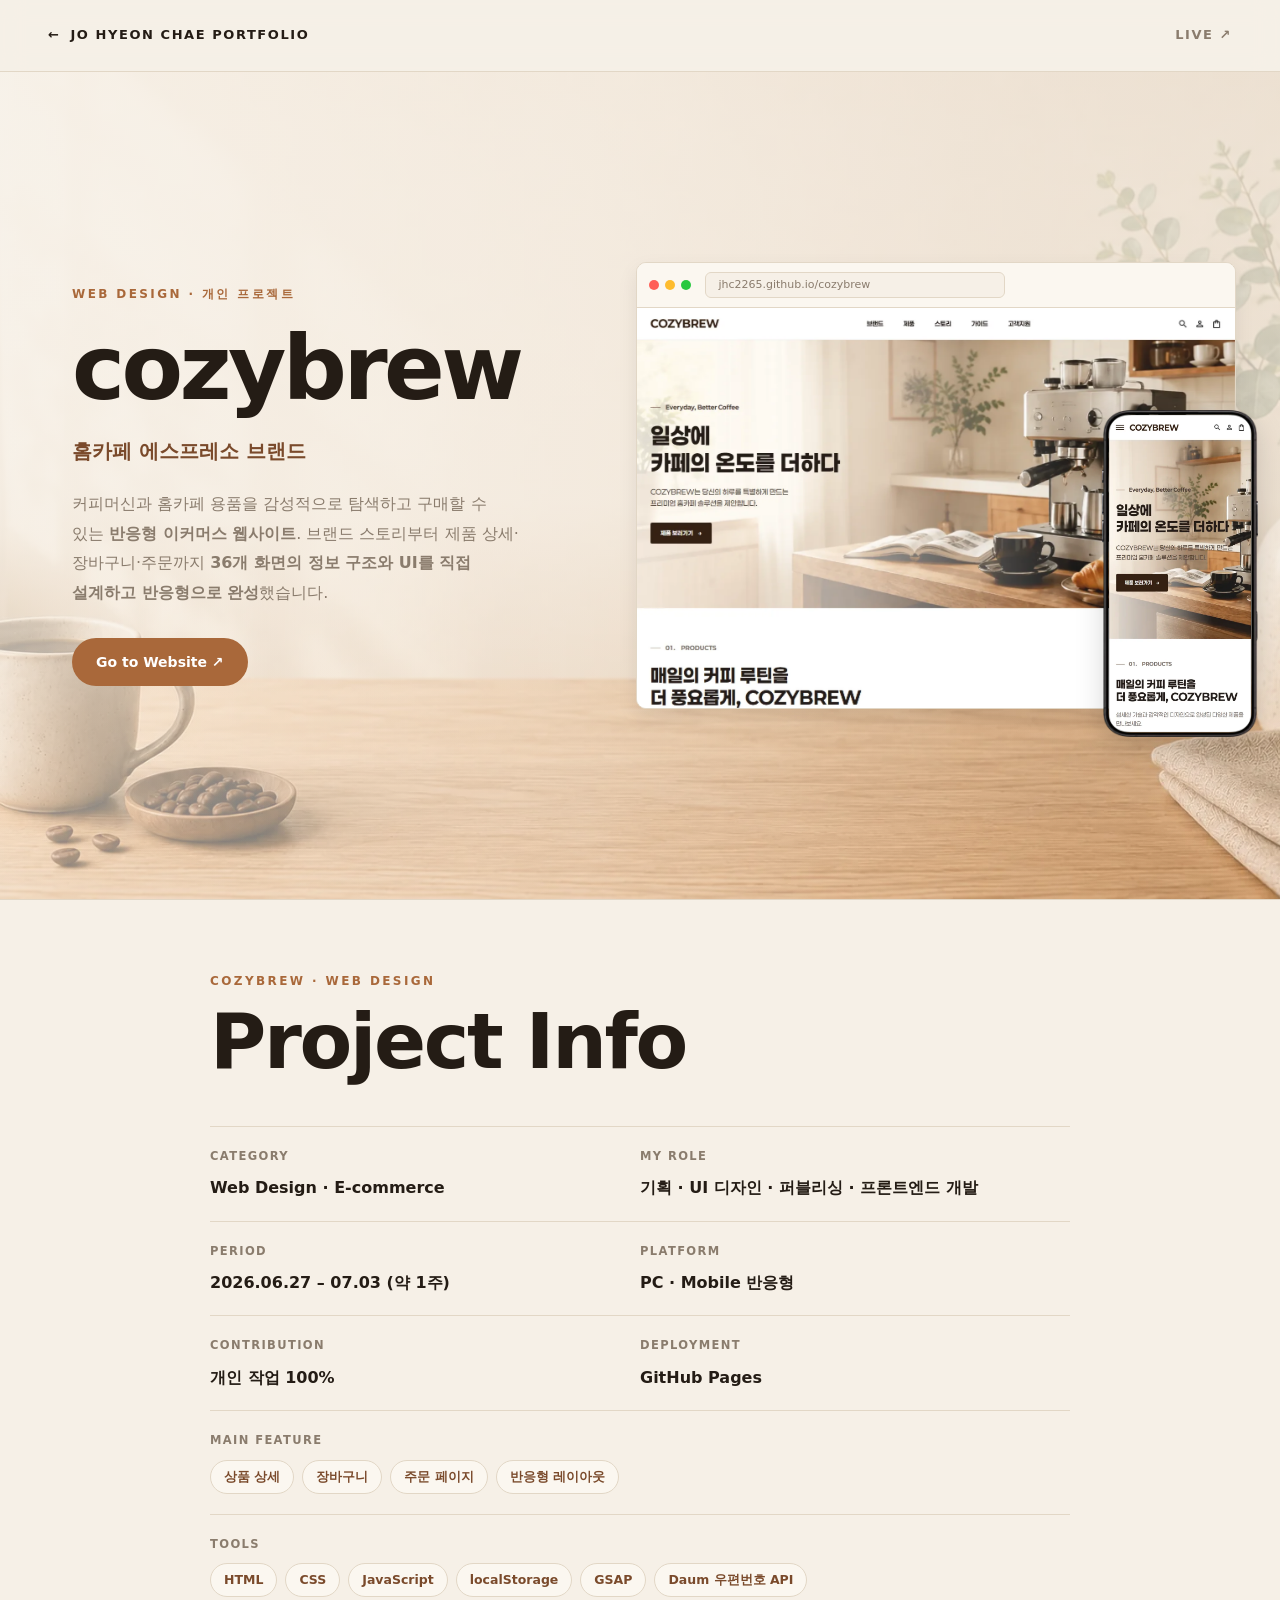
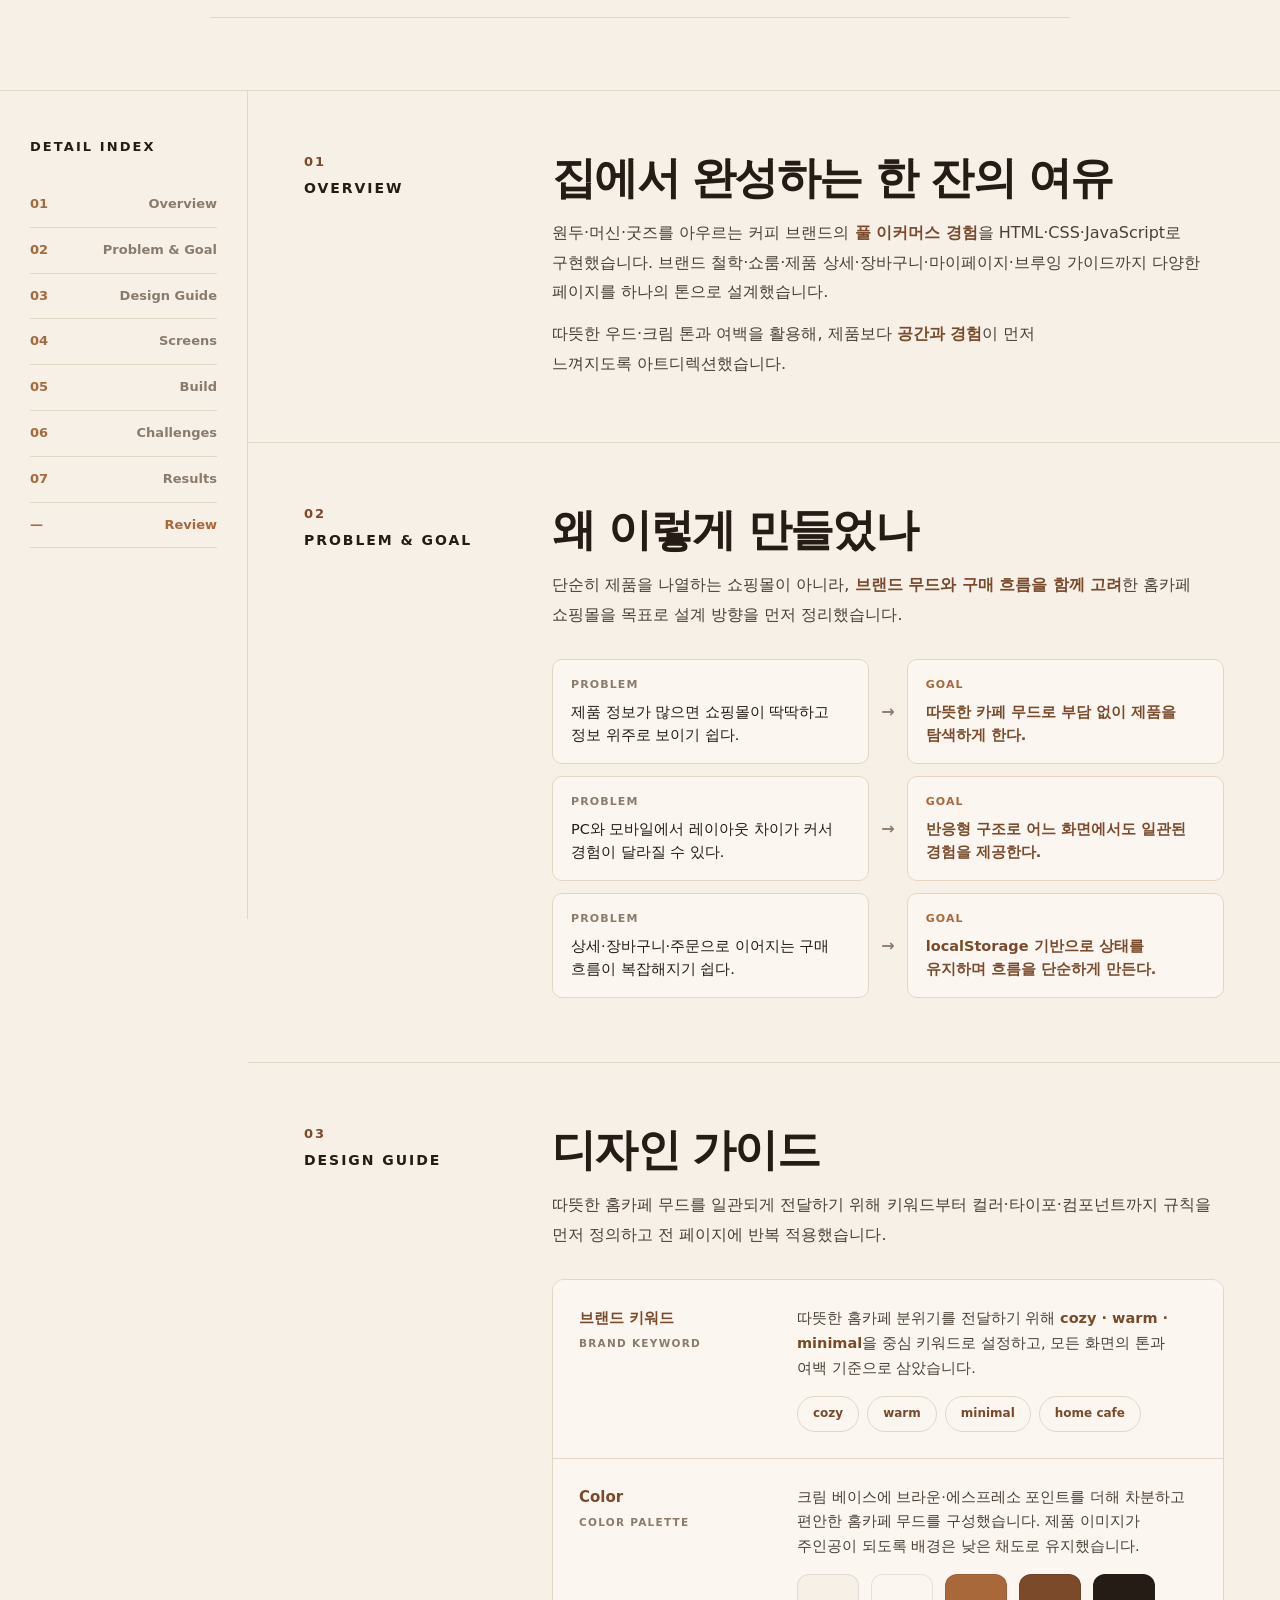
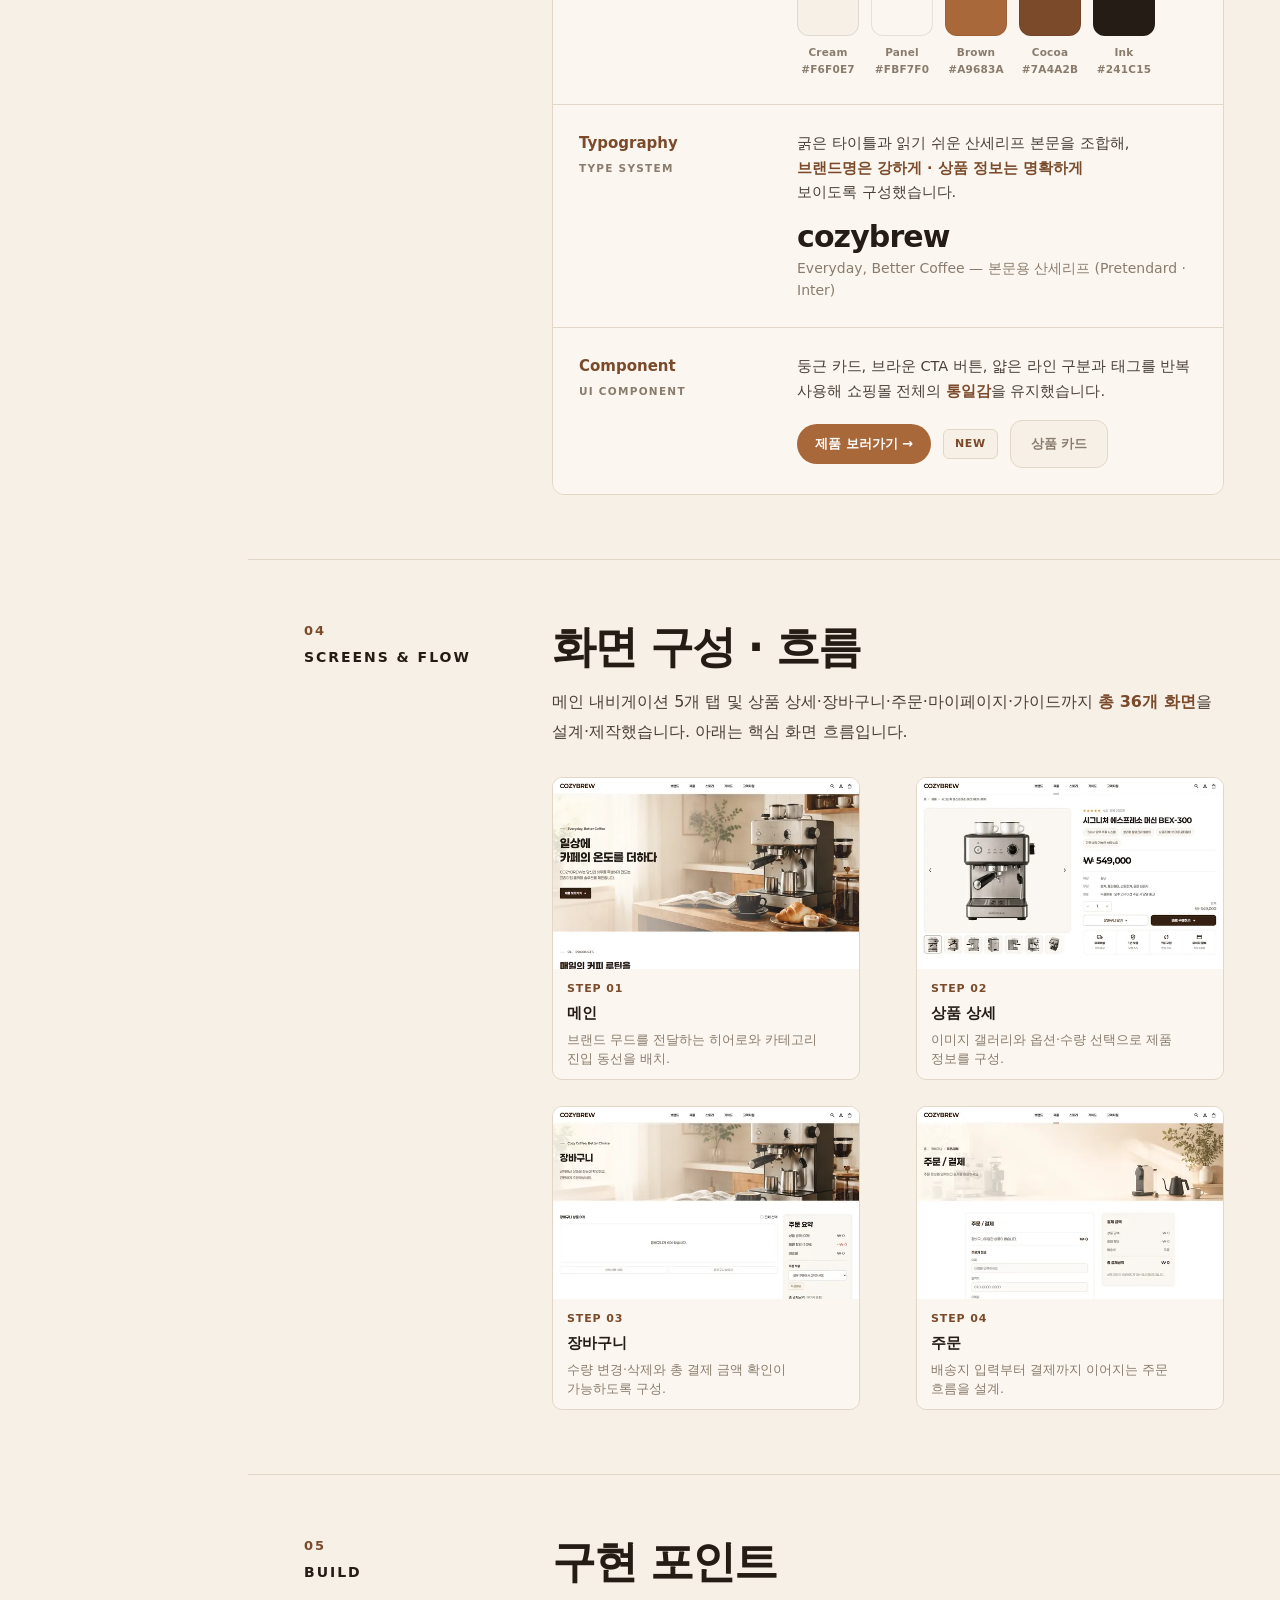
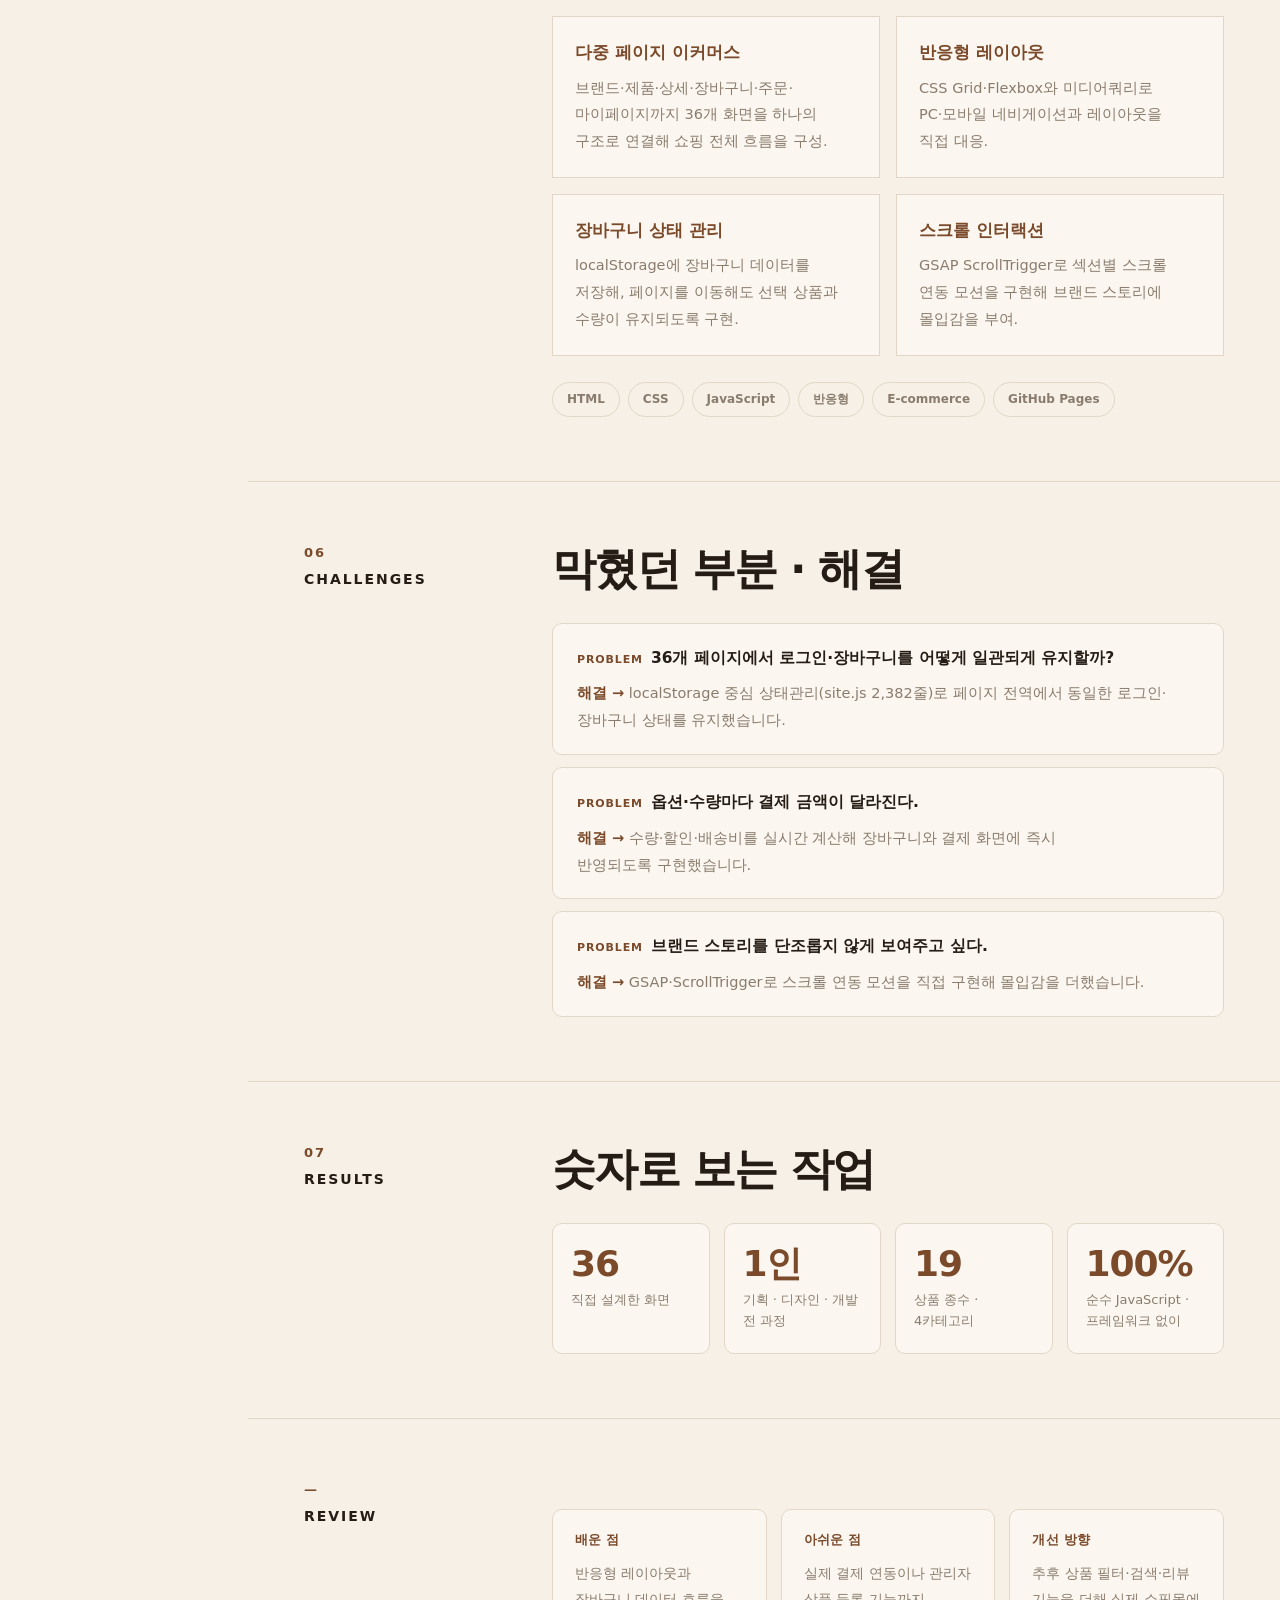
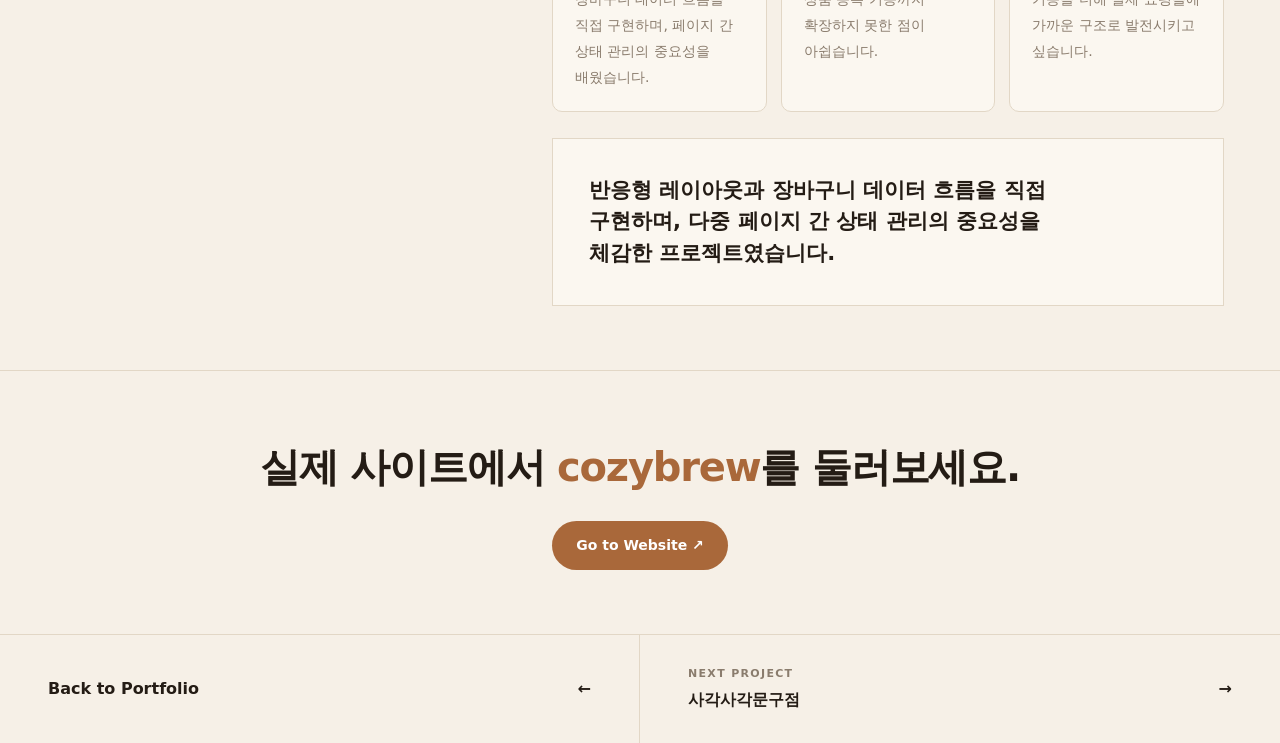
<file: project-cozybrew.html>
<!DOCTYPE html>
<html lang="ko">
<head>
  <meta charset="UTF-8" />
  <meta name="viewport" content="width=device-width, initial-scale=1.0" />
  <title>cozybrew — Web Design | JO HYEON CHAE</title>
  <link rel="stylesheet" href="assets/css/grid.css">
  <style>
    :root {
      --bg: #f6f0e7; --ink: #241c15; --muted: #8a7c6d; --line: #e2d7c6;
      --panel: #fbf7f0; --accent: #a9683a; --accent-2: #7a4a2b;
      font-family: Inter, "Pretendard", "Apple SD Gothic Neo", "Noto Sans KR", system-ui, sans-serif;

      /* Body typography. Every body-copy rule reads these three, so changing
         one here is the only edit needed — nothing else hard-codes a size,
         leading or measure. 1.85 rather than the usual 1.6 because Hangul has
         no ascenders or descenders and reads denser at the same value. */
      --body-lh: 1.85;
      --body-size: 16px;
      --body-measure: 900px;
    }

    body { margin: 0; background: var(--bg); color: var(--ink); line-height: 1.6; }

    /* The page fills the viewport so backgrounds, rules and the nav reach both
       edges. Each top-level section adds --gutter to its own inline padding,
       which keeps the content itself on a centred 1440px grid. Below 1440px the
       gutter is 0, so narrow screens behave exactly as before. */

    .nav { position: sticky; top: 0; z-index: 10; height: 72px; padding: 0 calc(48px + var(--gutter)); display: flex; justify-content: space-between; align-items: center; border-bottom: 1px solid var(--line); background: rgba(246,240,231,0.9); backdrop-filter: blur(12px); letter-spacing: 0.12em; font-size: 13px; font-weight: 700; }

    .nav .back:hover, .nav-links a:hover { color: var(--accent); }

    .nav-links { color: var(--muted); }

    .btn { display: inline-flex; align-items: center; gap: 8px; padding: 13px 24px; border-radius: 999px; font-size: 14px; font-weight: 800; transition: transform 0.15s ease; }

    .btn.solid { background: var(--accent); color: #fff; }

    .btn.solid:hover { transform: translateY(-2px); }

    .hero {
      padding-inline: var(--gutter); display: grid; grid-template-columns: 0.88fr 1.12fr; min-height: calc(100vh - 72px); border-bottom: 1px solid var(--line);
      /* The mug sits bottom-left and the copy sits centre-left, so a purely
         horizontal wash would either hide the coffee or wash out the text.
         The vertical layer covers the band the copy occupies and clears below
         it; the horizontal layer keeps the left calmer than the right. */
      background:
        linear-gradient(180deg, rgba(246,240,231,0.75) 0%, rgba(246,240,231,0.72) 52%, rgba(246,240,231,0.15) 78%, rgba(246,240,231,0) 100%),
        linear-gradient(90deg, rgba(246,240,231,0.55) 0%, rgba(246,240,231,0.45) 45%, rgba(246,240,231,0.2) 75%, rgba(246,240,231,0.12) 100%),
        url("assets/projects/cozybrew/hero-bg.webp") center / cover no-repeat;
    }

    .hero-text { padding: 64px 72px; display: flex; flex-direction: column; justify-content: center; gap: 18px; }

    .eyebrow { margin: 0; font-size: 12px; font-weight: 800; letter-spacing: 0.2em; text-transform: uppercase; color: var(--accent); }

    .title { margin: 4px 0 0; font-size: clamp(52px, 7vw, 104px); line-height: 0.95; letter-spacing: -0.04em; font-weight: 900; }

    .subtitle { margin: 6px 0 0; font-size: 20px; font-weight: 700; color: var(--accent-2); }

    .desc { margin: 4px 0 0; max-width: 520px; color: var(--muted); font-size: 16px; word-break: keep-all; }

    .hero-cta { margin-top: 12px; }

    .hero-visual { overflow: hidden; }

    .hero-visual img { width: 100%; height: 100%; object-fit: cover; }

    /* direct children only: .section also appears nested inside .detail-layout,
       which supplies the gutter itself */

    .kicker { margin: 0 0 12px; font-size: 12px; font-weight: 800; letter-spacing: 0.2em; text-transform: uppercase; color: var(--accent); }

    .section h2 { margin: 0 0 16px; font-size: clamp(26px, 4vw, 44px); line-height: 1.06; letter-spacing: -0.03em; font-weight: 900; }

    .section p.lead { max-width: 760px; margin: 0; color: #4a4038; font-size: 16px; word-break: keep-all; }

    .section b { color: var(--accent-2); }

    .shots { display: grid; grid-template-columns: repeat(2, 1fr); gap: 16px; margin-top: 30px; }

    .shot { position: relative; border: 1px solid var(--line); overflow: hidden; background: var(--panel); }

    .shot img { width: 100%; aspect-ratio: 16/10; object-fit: cover; transition: transform 0.5s ease; }

    .shot:hover img { transform: scale(1.04); }

    .shot figcaption { position: absolute; left: 0; bottom: 0; padding: 7px 13px; font-size: 12px; font-weight: 700; background: rgba(36,28,21,0.72); color: #fff; }

    .build { display: grid; grid-template-columns: repeat(2, 1fr); gap: 16px; margin-top: 30px; }

    .build-card { border: 1px solid var(--line); background: var(--panel); padding: 22px; }

    .build-card h3 { margin: 0 0 8px; font-size: 17px; color: var(--accent-2); }

    .build-card p { margin: 0; color: var(--muted); font-size: 14.5px; word-break: keep-all; }

    .chips span { border: 1px solid var(--line); color: var(--muted); font-size: 12px; font-weight: 700; padding: 7px 14px; border-radius: 999px; }

    .cta-band h2 { margin: 0 0 22px; font-size: clamp(24px, 4vw, 40px); font-weight: 900; letter-spacing: -0.03em; }

    .cta-band h2 span { color: var(--accent); }

    .bottom-nav a:hover { color: var(--accent); }

    @media (max-width: 900px) { .nav { padding: 0 20px; } .hero { grid-template-columns: 1fr; } .hero-text { border-right: 0; border-bottom: 1px solid var(--line); padding: 48px 24px; } .hero-visual { min-height: 300px; } .section, .cta-band { padding: 48px 24px; } .shots, .build, .bottom-nav { grid-template-columns: 1fr; } }

    /* Stacked hero crops hard horizontally; anchor left so the mug stays in frame */

    @media (max-width: 900px) {
      .hero {
        background:
          linear-gradient(180deg, rgba(246,240,231,0.88) 0%, rgba(246,240,231,0.85) 46%, rgba(246,240,231,0.25) 76%, rgba(246,240,231,0.05) 100%),
          url("assets/projects/cozybrew/hero-bg.webp") left center / cover no-repeat;
      }
    }

    /* Project Info meta (팀 페이지와 구조 통일) */

    .meta-tags span { border: 1px solid var(--line); background: var(--panel); border-radius: 999px; padding: 6px 13px; font-size: 12.5px; font-weight: 700; color: var(--accent-2); }

    /* ==== Live device mockups (PC + phone, hover scroll) ==== */

    .hero-visual { display: flex; align-items: center; justify-content: center; padding: 48px 44px; overflow: visible; background: transparent; }

    .hero-visual::after { content: none !important; display: none !important; }

    .browser { border: 1px solid var(--line); border-radius: 10px; overflow: hidden; background: var(--panel); box-shadow: 0 8px 20px rgba(0,0,0,0.08); }

    .hero-visual .phone img { position: absolute; top: 1.54%; left: 4.53%; width: 90.95%; height: 97%; object-fit: cover; object-position: top; border-radius: 11% / 5%; z-index: 1; display: block; }

    .hero-phone { position: absolute; right: -22px; bottom: -28px; width: 156px; z-index: 3; filter: drop-shadow(0 10px 14px rgba(0,0,0,0.16)); }

    /* focus one device on hover: hovered grows & comes forward, the other tucks behind */

    /* ==== Results / Flow / Challenges / Retrospective ==== */

    .stats { display: grid; grid-template-columns: repeat(4, 1fr); gap: 14px; margin-top: 30px; }

    .stat { border: 1px solid var(--line); background: var(--panel); border-radius: 10px; padding: 22px 18px; }

    .stat .num { font-size: clamp(24px, 3.2vw, 36px); font-weight: 900; letter-spacing: -0.03em; line-height: 1; color: var(--accent-2, var(--neon)); }

    .stat .lab { margin-top: 8px; font-size: 13px; color: var(--muted); word-break: keep-all; }

    .flow { display: flex; flex-wrap: wrap; align-items: center; gap: 8px 10px; margin-top: 30px; }

    .flow .node { border: 1px solid var(--line); background: var(--panel); border-radius: 8px; padding: 9px 15px; font-size: 14px; font-weight: 700; white-space: nowrap; }

    .flow .node.br { border-style: dashed; color: var(--muted); }

    .flow .arr { color: var(--muted); font-weight: 800; }

    .chall { display: grid; gap: 12px; margin-top: 30px; max-width: 900px; }

    .chall-item { border: 1px solid var(--line); background: var(--panel); border-radius: 10px; padding: 20px 24px; }

    .chall-item .q { margin: 0 0 8px; font-size: 15.5px; font-weight: 800; }

    .chall-item .q b { color: var(--accent-2, var(--neon)); font-size: 11px; font-weight: 800; letter-spacing: 0.08em; margin-right: 8px; }

    .chall-item .a { margin: 0; font-size: 14.5px; color: var(--muted); word-break: keep-all; }

    .chall-item .a b { color: var(--accent-2, var(--neon)); }

    .retro { margin-top: 28px; border-left: 3px solid var(--accent, var(--neon)); padding: 6px 0 6px 18px; max-width: 780px; }

    .retro p { margin: 0; font-size: 15px; color: var(--muted); word-break: keep-all; }

    .retro p b { color: var(--accent-2, var(--neon)); }

    @media (max-width: 900px) { .stats { grid-template-columns: repeat(2, 1fr); } }

    /* Flow storyboard (2x2) */

    .flow-board { display: grid; grid-template-columns: 1fr 1fr; gap: 26px 56px; margin-top: 30px; }

    .flow-step { position: relative; }

    .flow-step figure { margin: 0; border: 1px solid var(--line); border-radius: 10px; overflow: hidden; background: var(--panel); }

    .flow-step img { width: 100%; aspect-ratio: 16 / 10; object-fit: cover; object-position: top; display: block; transition: object-position 7s ease-in-out; will-change: object-position; }

    .flow-step:hover img { object-position: bottom; }

    @media (prefers-reduced-motion: reduce) { .flow-step img { transition: none; } .flow-step:hover img { object-position: top; } }

    .flow-step figcaption { padding: 11px 14px; }

    .flow-step .n { display: block; font-size: 11px; font-weight: 800; letter-spacing: 0.08em; color: var(--accent-2, var(--neon)); margin-bottom: 3px; }

    .flow-step .nm { font-size: 15px; font-weight: 700; }

    @media (max-width: 640px) { .flow-board { grid-template-columns: 1fr; max-width: 400px; } }

    .flow-step .ds { display: block; margin-top: 5px; font-size: 12.5px; color: var(--muted); word-break: keep-all; line-height: 1.5; font-weight: 400; }

    /* Problem / Goal */

    .pg-cell { border: 1px solid var(--line); background: var(--panel); border-radius: 10px; padding: 16px 18px; font-size: 14.5px; word-break: keep-all; }

    .pg-cell.g { color: var(--accent-2); font-weight: 700; border-color: #e7d5c1; }

    .pg-cell.g .pg-tag { color: var(--accent); }

    /* Design Direction */

    .dd { display: grid; grid-template-columns: 1.05fr 1fr; gap: 30px 44px; margin-top: 30px; align-items: start; }

    .dd-kw { display: flex; flex-wrap: wrap; gap: 8px; margin-top: 18px; }

    .dd-kw span { border: 1px solid var(--line); border-radius: 999px; padding: 7px 15px; font-size: 12px; font-weight: 700; color: var(--accent-2); background: var(--panel); }

    .sw i { display: block; width: 62px; height: 62px; border-radius: 12px; border: 1px solid rgba(36,28,21,0.1); }

    .sw span { display: block; margin-top: 8px; font-size: 10.5px; color: var(--muted); font-weight: 700; letter-spacing: 0.02em; }

    @media (max-width: 720px) { .dd { grid-template-columns: 1fr; gap: 24px; } }

    /* Retrospective 3-split */

    .retro-card h3 { margin: 0 0 10px; font-size: 13px; font-weight: 800; letter-spacing: 0.02em; color: var(--accent-2); }

    /* Design Guide (definition rows) */

    .guide-row { display: grid; grid-template-columns: 190px 1fr; gap: 28px; padding: 26px 26px; background: var(--panel); border-top: 1px solid var(--line); }

    .g-label { font-size: 15px; font-weight: 800; color: var(--accent-2); }

    .g-body p { margin: 0; font-size: 14.5px; color: #4a4038; word-break: keep-all; line-height: 1.7; }

    .type-demo .t-logo { font-size: 30px; font-weight: 900; letter-spacing: -0.03em; line-height: 1.05; }

    .demo-btn { display: inline-flex; align-items: center; gap: 6px; background: var(--accent); color: #fff; border-radius: 999px; padding: 10px 18px; font-size: 13px; font-weight: 800; }

    .demo-tag { border: 1px solid var(--line); background: var(--bg); color: var(--accent-2); border-radius: 6px; padding: 5px 11px; font-size: 11px; font-weight: 800; letter-spacing: 0.06em; }

    .demo-card { border: 1px solid var(--line); background: var(--bg); border-radius: 12px; padding: 13px 20px; font-size: 13px; font-weight: 700; color: var(--muted); }

    /* Detail Index (sticky side nav) */

    .side-index h2 { margin: 0 0 24px; font-size: 13px; letter-spacing: 0.16em; text-transform: uppercase; color: var(--ink); }

    .side-index a:hover { color: var(--accent-2); }

    .side-index a span { font-weight: 800; color: var(--accent); }

    /* Scroll to top — 스크롤 중 언제든 맨 위로 */

    .to-top {
      position: fixed; right: 24px; bottom: 24px; z-index: 50;
      width: 46px; height: 46px; display: grid; place-items: center;
      border: 0; cursor: pointer; border-radius: 50%;
      background: var(--accent); color: #fff;
      box-shadow: 0 6px 18px rgba(0, 0, 0, 0.18);
      opacity: 0; visibility: hidden; transform: translateY(8px);
      transition: opacity 0.25s ease, transform 0.25s ease, visibility 0.25s;
    }

    /* ── Korean typography pass ──
       1.6 reads tight for Hangul: with no ascenders or descenders, a line of
       Korean looks denser than the same value does in Latin, so body copy opens
       up to 1.75. p.lead drops to 700px because 760px ran 47-48 Korean
       characters per line, past the comfortable 35-45.
       text-wrap: pretty stops a lone word stranding on the last line; balance
       evens out heading line lengths. Browsers without text-wrap ignore it and
       render exactly as before. Display headings keep their tight leading —
       Hangul has no descenders, so it does not collide. */

    /* Size applies to running body copy only — card text (14.5px) and captions
       keep their own smaller scale, which --body-size must not flatten. */

    .desc { font-size: var(--body-size); }

    /* matches .section p.lead's specificity (0-2-1) so these actually win */
  
    /* ── 팀 스타일 2단 케이스스터디 본문 섹션 ── */
    .content .section { display: grid; grid-template-columns: 200px 1fr; gap: 48px; padding: 64px 56px; }
    .content .section h2.section-title { margin: 0; font-size: 14px; letter-spacing: 0.14em; text-transform: uppercase; font-weight: 700; }
    .content .section-number { display: block; margin-bottom: 12px; color: var(--accent-2, var(--neon)); font-size: 13px; font-weight: 700; }
    .content .section-body { min-width: 0; }
    .content .section-body > h3 { margin: 0 0 16px; font-size: clamp(26px, 3.4vw, 46px); line-height: 1.08; letter-spacing: -0.04em; font-weight: 700; word-break: keep-all; }
    .review-box { padding: 36px; border: 1px solid var(--line); background: var(--panel); margin-top: 26px; }
    .review-box p { margin: 0; font-size: 21px; line-height: 1.5; font-weight: 700; word-break: keep-all; }
    @media (max-width: 900px) { .content .section { grid-template-columns: 1fr; gap: 22px; padding: 48px 24px; } }

    /* Project Info 등장 — 스크롤로 닿으면 순차로 떠오른다 (HOLO·YENE와 같은 이징) */
    [data-reveal] .kicker,
    [data-reveal] .info-title,
    [data-reveal] .meta-item {
      opacity: 0; transform: translateY(38px);
      transition: opacity 0.7s cubic-bezier(.2,.7,.2,1), transform 0.7s cubic-bezier(.2,.7,.2,1);
    }
    [data-reveal].in .kicker,
    [data-reveal].in .info-title,
    [data-reveal].in .meta-item { opacity: 1; transform: none; }
    [data-reveal].in .info-title { transition-delay: .06s; }
    /* 같은 줄의 좌·우 칸은 같은 딜레이로 함께 — 가로 구분선이 갈라져 보이지 않게 */
    [data-reveal].in .meta-item:nth-child(1),
    [data-reveal].in .meta-item:nth-child(2) { transition-delay: .14s; }
    [data-reveal].in .meta-item:nth-child(3),
    [data-reveal].in .meta-item:nth-child(4) { transition-delay: .28s; }
    [data-reveal].in .meta-item:nth-child(5),
    [data-reveal].in .meta-item:nth-child(6) { transition-delay: .42s; }
    [data-reveal].in .meta-item:nth-child(7),
    [data-reveal].in .meta-item:nth-child(8) { transition-delay: .56s; }
    @media (prefers-reduced-motion: reduce) {
      [data-reveal] .kicker, [data-reveal] .info-title, [data-reveal] .meta-item {
        opacity: 1; transform: none; transition: none;
      }
    }
  </style>
</head>
<body>
  <main class="page">
    <header class="nav">
      <a class="back" href="index.html#work"><span>←</span><span>JO HYEON CHAE PORTFOLIO</span></a>
      <nav class="nav-links"><a href="https://jhc2265.github.io/cozybrew/" target="_blank" rel="noopener">LIVE ↗</a></nav>
    </header>
    <section class="hero" id="top">
      <div class="hero-text">
        <p class="eyebrow">Web Design · 개인 프로젝트</p>
        <h1 class="title">cozybrew</h1>
        <p class="subtitle">홈카페 에스프레소 브랜드</p>
        <p class="desc">커피머신과 홈카페 용품을 감성적으로 탐색하고 구매할 수 있는 <b>반응형 이커머스 웹사이트</b>. 브랜드 스토리부터 제품 상세·장바구니·주문까지 <b>36개 화면의 정보 구조와 UI를 직접 설계하고 반응형으로 완성</b>했습니다.</p>
        <div class="hero-cta"><a class="btn solid" href="https://jhc2265.github.io/cozybrew/" target="_blank" rel="noopener">Go to Website ↗</a></div>
      </div>
      <div class="hero-visual">
        <div class="hero-devices">
          <div class="browser hero-browser">
            <div class="browser-bar"><span class="dot r"></span><span class="dot y"></span><span class="dot g"></span><span class="url">jhc2265.github.io/cozybrew</span></div>
            <div class="browser-shot autoscroll"><img src="assets/projects/cozybrew/pc.webp" alt="cozybrew 데스크톱 화면"></div>
          </div>
          <div class="phone hero-phone autoscroll"><img src="assets/projects/cozybrew/mobile.webp" alt="cozybrew 모바일 화면"></div>
        </div>
      </div>
    </section>
    <section class="section" data-reveal>
      <div class="info-inner">
      <p class="kicker">cozybrew · Web Design</p>
      <h2 class="info-title">Project Info</h2>
      <div class="meta-row">
        <div class="meta-item"><span class="meta-label">Category</span><span class="meta-value">Web Design · E-commerce</span></div>
        <div class="meta-item"><span class="meta-label">My Role</span><span class="meta-value">기획 · UI 디자인 · 퍼블리싱 · 프론트엔드 개발</span></div>
        <div class="meta-item"><span class="meta-label">Period</span><span class="meta-value">2026.06.27 – 07.03 (약 1주)</span></div>
        <div class="meta-item"><span class="meta-label">Platform</span><span class="meta-value">PC · Mobile 반응형</span></div>
        <div class="meta-item"><span class="meta-label">Contribution</span><span class="meta-value">개인 작업 100%</span></div>
        <div class="meta-item"><span class="meta-label">Deployment</span><span class="meta-value">GitHub Pages</span></div>
        <div class="meta-item" style="grid-column: 1 / -1;"><span class="meta-label">Main Feature</span><div class="meta-tags"><span>상품 상세</span><span>장바구니</span><span>주문 페이지</span><span>반응형 레이아웃</span></div></div>
        <div class="meta-item" style="grid-column: 1 / -1;"><span class="meta-label">Tools</span><div class="meta-tags"><span>HTML</span><span>CSS</span><span>JavaScript</span><span>localStorage</span><span>GSAP</span><span>Daum 우편번호 API</span></div></div>
      </div>
      </div>
    </section>
    <div class="detail-layout">
      <aside class="side-index">
        <h2>Detail Index</h2>
        <a href="#overview"><span>01</span><em>Overview</em></a>
        <a href="#problem"><span>02</span><em>Problem &amp; Goal</em></a>
        <a href="#design"><span>03</span><em>Design Guide</em></a>
        <a href="#screens"><span>04</span><em>Screens</em></a>
        <a href="#build"><span>05</span><em>Build</em></a>
        <a href="#challenges"><span>06</span><em>Challenges</em></a>
        <a href="#results"><span>07</span><em>Results</em></a>
        <a href="#retro"><span>—</span><em>Review</em></a>
      </aside>
      <div class="content">
    <section class="section" id="overview">
      <h2 class="section-title"><span class="section-number">01</span>Overview</h2>
      <div class="section-body">
      <h3>집에서 완성하는 한 잔의 여유</h3>
      <p class="lead">원두·머신·굿즈를 아우르는 커피 브랜드의 <b>풀 이커머스 경험</b>을 HTML·CSS·JavaScript로 구현했습니다. 브랜드 철학·쇼룸·제품 상세·장바구니·마이페이지·브루잉 가이드까지 다양한 페이지를 하나의 톤으로 설계했습니다.</p>
      <p class="lead">따뜻한 우드·크림 톤과 여백을 활용해, 제품보다 <b>공간과 경험</b>이 먼저 느껴지도록 아트디렉션했습니다.</p>
      </div>
    </section>
    <section class="section" id="problem">
      <h2 class="section-title"><span class="section-number">02</span>Problem &amp; Goal</h2>
      <div class="section-body">
      <h3>왜 이렇게 만들었나</h3>
      <p class="lead">단순히 제품을 나열하는 쇼핑몰이 아니라, <b>브랜드 무드와 구매 흐름을 함께 고려</b>한 홈카페 쇼핑몰을 목표로 설계 방향을 먼저 정리했습니다.</p>
      <div class="pg">
        <div class="pg-row">
          <div class="pg-cell p"><span class="pg-tag">Problem</span>제품 정보가 많으면 쇼핑몰이 딱딱하고 정보 위주로 보이기 쉽다.</div>
          <div class="pg-arrow">→</div>
          <div class="pg-cell g"><span class="pg-tag">Goal</span>따뜻한 카페 무드로 부담 없이 제품을 탐색하게 한다.</div>
        </div>
        <div class="pg-row">
          <div class="pg-cell p"><span class="pg-tag">Problem</span>PC와 모바일에서 레이아웃 차이가 커서 경험이 달라질 수 있다.</div>
          <div class="pg-arrow">→</div>
          <div class="pg-cell g"><span class="pg-tag">Goal</span>반응형 구조로 어느 화면에서도 일관된 경험을 제공한다.</div>
        </div>
        <div class="pg-row">
          <div class="pg-cell p"><span class="pg-tag">Problem</span>상세·장바구니·주문으로 이어지는 구매 흐름이 복잡해지기 쉽다.</div>
          <div class="pg-arrow">→</div>
          <div class="pg-cell g"><span class="pg-tag">Goal</span>localStorage 기반으로 상태를 유지하며 흐름을 단순하게 만든다.</div>
        </div>
      </div>
      </div>
    </section>
    <section class="section" id="design">
      <h2 class="section-title"><span class="section-number">03</span>Design Guide</h2>
      <div class="section-body">
      <h3>디자인 가이드</h3>
      <p class="lead">따뜻한 홈카페 무드를 일관되게 전달하기 위해 키워드부터 컬러·타이포·컴포넌트까지 규칙을 먼저 정의하고 전 페이지에 반복 적용했습니다.</p>
      <div class="guide">
        <div class="guide-row">
          <div class="g-label">브랜드 키워드<small>Brand Keyword</small></div>
          <div class="g-body">
            <p>따뜻한 홈카페 분위기를 전달하기 위해 <b>cozy · warm · minimal</b>을 중심 키워드로 설정하고, 모든 화면의 톤과 여백 기준으로 삼았습니다.</p>
            <div class="dd-kw"><span>cozy</span><span>warm</span><span>minimal</span><span>home cafe</span></div>
          </div>
        </div>
        <div class="guide-row">
          <div class="g-label">Color<small>Color Palette</small></div>
          <div class="g-body">
            <p>크림 베이스에 브라운·에스프레소 포인트를 더해 차분하고 편안한 홈카페 무드를 구성했습니다. 제품 이미지가 주인공이 되도록 배경은 낮은 채도로 유지했습니다.</p>
            <div class="swatches">
              <div class="sw"><i style="background:#f6f0e7"></i><span>Cream<br>#F6F0E7</span></div>
              <div class="sw"><i style="background:#fbf7f0"></i><span>Panel<br>#FBF7F0</span></div>
              <div class="sw"><i style="background:#a9683a"></i><span>Brown<br>#A9683A</span></div>
              <div class="sw"><i style="background:#7a4a2b"></i><span>Cocoa<br>#7A4A2B</span></div>
              <div class="sw"><i style="background:#241c15"></i><span>Ink<br>#241C15</span></div>
            </div>
          </div>
        </div>
        <div class="guide-row">
          <div class="g-label">Typography<small>Type System</small></div>
          <div class="g-body">
            <p>굵은 타이틀과 읽기 쉬운 산세리프 본문을 조합해, <b>브랜드명은 강하게 · 상품 정보는 명확하게</b> 보이도록 구성했습니다.</p>
            <div class="type-demo">
              <span class="t-logo">cozybrew</span>
              <span class="t-body">Everyday, Better Coffee — 본문용 산세리프 (Pretendard · Inter)</span>
            </div>
          </div>
        </div>
        <div class="guide-row">
          <div class="g-label">Component<small>UI Component</small></div>
          <div class="g-body">
            <p>둥근 카드, 브라운 CTA 버튼, 얇은 라인 구분과 태그를 반복 사용해 쇼핑몰 전체의 <b>통일감</b>을 유지했습니다.</p>
            <div class="comp-demo">
              <span class="demo-btn">제품 보러가기 →</span>
              <span class="demo-tag">NEW</span>
              <span class="demo-card">상품 카드</span>
            </div>
          </div>
        </div>
      </div>
      </div>
    </section>
    <section class="section" id="screens">
      <h2 class="section-title"><span class="section-number">04</span>Screens &amp; Flow</h2>
      <div class="section-body">
      <h3>화면 구성 · 흐름</h3>
      <p class="lead">메인 내비게이션 5개 탭 및 상품 상세·장바구니·주문·마이페이지·가이드까지 <b>총 36개 화면</b>을 설계·제작했습니다. 아래는 핵심 화면 흐름입니다.</p>
      <div class="flow-board">
        <div class="flow-step"><figure><img src="assets/projects/cozybrew/full-home.webp" alt="메인 화면" loading="lazy"><figcaption><span class="n">STEP 01</span><span class="nm">메인</span><span class="ds">브랜드 무드를 전달하는 히어로와 카테고리 진입 동선을 배치.</span></figcaption></figure></div>
        <div class="flow-step"><figure><img src="assets/projects/cozybrew/full-detail.webp" alt="상품 상세 화면" loading="lazy"><figcaption><span class="n">STEP 02</span><span class="nm">상품 상세</span><span class="ds">이미지 갤러리와 옵션·수량 선택으로 제품 정보를 구성.</span></figcaption></figure></div>
        <div class="flow-step"><figure><img src="assets/projects/cozybrew/full-cart.webp" alt="장바구니 화면" loading="lazy"><figcaption><span class="n">STEP 03</span><span class="nm">장바구니</span><span class="ds">수량 변경·삭제와 총 결제 금액 확인이 가능하도록 구성.</span></figcaption></figure></div>
        <div class="flow-step"><figure><img src="assets/projects/cozybrew/full-order.webp" alt="주문 화면" loading="lazy"><figcaption><span class="n">STEP 04</span><span class="nm">주문</span><span class="ds">배송지 입력부터 결제까지 이어지는 주문 흐름을 설계.</span></figcaption></figure></div>
      </div>
      </div>
    </section>
    <section class="section" id="build">
      <h2 class="section-title"><span class="section-number">05</span>Build</h2>
      <div class="section-body">
      <h3>구현 포인트</h3>
      <div class="build">
        <div class="build-card"><h3>다중 페이지 이커머스</h3><p>브랜드·제품·상세·장바구니·주문·마이페이지까지 36개 화면을 하나의 구조로 연결해 쇼핑 전체 흐름을 구성.</p></div>
        <div class="build-card"><h3>반응형 레이아웃</h3><p>CSS Grid·Flexbox와 미디어쿼리로 PC·모바일 네비게이션과 레이아웃을 직접 대응.</p></div>
        <div class="build-card"><h3>장바구니 상태 관리</h3><p>localStorage에 장바구니 데이터를 저장해, 페이지를 이동해도 선택 상품과 수량이 유지되도록 구현.</p></div>
        <div class="build-card"><h3>스크롤 인터랙션</h3><p>GSAP ScrollTrigger로 섹션별 스크롤 연동 모션을 구현해 브랜드 스토리에 몰입감을 부여.</p></div>
      </div>
      <div class="chips"><span>HTML</span><span>CSS</span><span>JavaScript</span><span>반응형</span><span>E-commerce</span><span>GitHub Pages</span></div>
      </div>
    </section>
    <section class="section" id="challenges">
      <h2 class="section-title"><span class="section-number">06</span>Challenges</h2>
      <div class="section-body">
      <h3>막혔던 부분 &middot; 해결</h3>
      <div class="chall"><div class="chall-item"><p class="q"><b>PROBLEM</b>36개 페이지에서 로그인&middot;장바구니를 어떻게 일관되게 유지할까?</p><p class="a"><b>해결 &rarr;</b> localStorage 중심 상태관리(site.js 2,382줄)로 페이지 전역에서 동일한 로그인&middot;장바구니 상태를 유지했습니다.</p></div><div class="chall-item"><p class="q"><b>PROBLEM</b>옵션&middot;수량마다 결제 금액이 달라진다.</p><p class="a"><b>해결 &rarr;</b> 수량&middot;할인&middot;배송비를 실시간 계산해 장바구니와 결제 화면에 즉시 반영되도록 구현했습니다.</p></div><div class="chall-item"><p class="q"><b>PROBLEM</b>브랜드 스토리를 단조롭지 않게 보여주고 싶다.</p><p class="a"><b>해결 &rarr;</b> GSAP&middot;ScrollTrigger로 스크롤 연동 모션을 직접 구현해 몰입감을 더했습니다.</p></div></div>
      </div>
    </section>
    <section class="section" id="results">
      <h2 class="section-title"><span class="section-number">07</span>Results</h2>
      <div class="section-body">
      <h3>숫자로 보는 작업</h3>
      <div class="stats"><div class="stat"><div class="num">36</div><div class="lab">직접 설계한 화면</div></div><div class="stat"><div class="num">1인</div><div class="lab">기획 · 디자인 · 개발 전 과정</div></div><div class="stat"><div class="num">19</div><div class="lab">상품 종수 · 4카테고리</div></div><div class="stat"><div class="num">100%</div><div class="lab">순수 JavaScript · 프레임워크 없이</div></div></div>
      </div>
    </section>
    <section class="section" id="retro">
      <h2 class="section-title"><span class="section-number">—</span>Review</h2>
      <div class="section-body">
      <div class="retro-grid">
        <div class="retro-card"><h3>배운 점</h3><p>반응형 레이아웃과 장바구니 데이터 흐름을 직접 구현하며, 페이지 간 상태 관리의 중요성을 배웠습니다.</p></div>
        <div class="retro-card"><h3>아쉬운 점</h3><p>실제 결제 연동이나 관리자 상품 등록 기능까지 확장하지 못한 점이 아쉽습니다.</p></div>
        <div class="retro-card"><h3>개선 방향</h3><p>추후 상품 필터·검색·리뷰 기능을 더해 실제 쇼핑몰에 가까운 구조로 발전시키고 싶습니다.</p></div>
      </div>
      <div class="review-box"><p>반응형 레이아웃과 장바구니 데이터 흐름을 직접 구현하며, 다중 페이지 간 상태 관리의 중요성을 체감한 프로젝트였습니다.</p></div>
      </div>
    </section>
      </div>
    </div>
    <section class="cta-band">
      <h2>실제 사이트에서 <span>cozybrew</span>를 둘러보세요.</h2>
      <a class="btn solid" href="https://jhc2265.github.io/cozybrew/" target="_blank" rel="noopener">Go to Website ↗</a>
    </section>
    <footer class="bottom-nav">
      <a href="index.html#work"><span>Back to Portfolio</span><span>←</span></a>
      <a class="next" href="project-sagaksagak.html">
        <span class="next-label"><em>Next Project</em><strong>사각사각문구점</strong></span>
        <span>→</span>
      </a>
    </footer>
  </main>
  <script>
    /* 뒤로가기 링크는 index.html#work 로 직접 이동 (스크롤 위치 복원은 메인 페이지가 처리).
       예전엔 history.back()을 썼는데, 사이드 인덱스로 섹션 이동 시 직전 섹션으로 튀는 문제가 있어 제거함. */
  </script>
  <script>
  /* Detail Index scroll-spy — 현재 섹션 목차 항목을 강조색으로 하이라이트 */
  (function () {
    var idx = document.querySelector('.side-index');
    if (!idx) return;
    var links = [].slice.call(idx.querySelectorAll('a[href^="#"]'));
    if (!links.length) return;
    var probe = idx.querySelector('a span');
    var accent = probe ? getComputedStyle(probe).color : '';
    var byId = {}, sections = [];
    links.forEach(function (a) {
      var el = document.getElementById(a.getAttribute('href').slice(1));
      if (el) { byId[el.id] = a; sections.push(el); }
    });
    if (!sections.length) return;
    var current = null;
    function paint(a, on) {
      var lbl = a.querySelector('em') || a;
      a.style.fontWeight = on ? '700' : '';
      if (accent) lbl.style.color = on ? accent : '';
      a.classList.toggle('active', on);
    }
    function setActive(a) {
      if (current === a) return;
      if (current) paint(current, false);
      paint(a, true);
      current = a;
    }
    var io = new IntersectionObserver(function (entries) {
      var vis = entries.filter(function (e) { return e.isIntersecting; });
      if (!vis.length) return;
      vis.sort(function (x, y) { return x.boundingClientRect.top - y.boundingClientRect.top; });
      var a = byId[vis[0].target.id];
      if (a) setActive(a);
    }, { rootMargin: '-30% 0px -45% 0px', threshold: 0 });
    sections.forEach(function (s) { io.observe(s); });
  })();
  </script>
  <button class="to-top" type="button" aria-label="맨 위로">
    <svg viewBox="0 0 24 24" width="18" height="18" fill="none" stroke="currentColor" stroke-width="2.2" stroke-linecap="round" stroke-linejoin="round" aria-hidden="true" focusable="false"><path d="M12 19V5M5 12l7-7 7 7"/></svg>
  </button>
  <script>
  /* Scroll to top — 조금 내려가면 나타나고, 누르면 맨 위로 */
  (function () {
    var btn = document.querySelector('.to-top');
    if (!btn) return;
    function sync() { btn.classList.toggle('show', window.scrollY > 500); }
    sync();
    window.addEventListener('scroll', sync, { passive: true });
    btn.addEventListener('click', function () {
      var reduce = window.matchMedia('(prefers-reduced-motion: reduce)').matches;
      window.scrollTo({ top: 0, behavior: reduce ? 'auto' : 'smooth' });
    });
  })();
  </script>
  <script>
  /* Project Info — 스크롤로 닿으면 등장. 한 번 보이면 관찰을 끊는다 */
  (function () {
    var targets = document.querySelectorAll('[data-reveal]');
    if (!targets.length) return;
    if (!('IntersectionObserver' in window)) {
      targets.forEach(function (el) { el.classList.add('in'); });
      return;
    }
    var obs = new IntersectionObserver(function (entries) {
      entries.forEach(function (e) {
        if (e.isIntersecting) { e.target.classList.add('in'); obs.unobserve(e.target); }
      });
    }, { threshold: 0.2 });
    targets.forEach(function (el) { obs.observe(el); });
  })();
  </script>
</body>
</html>
</file>
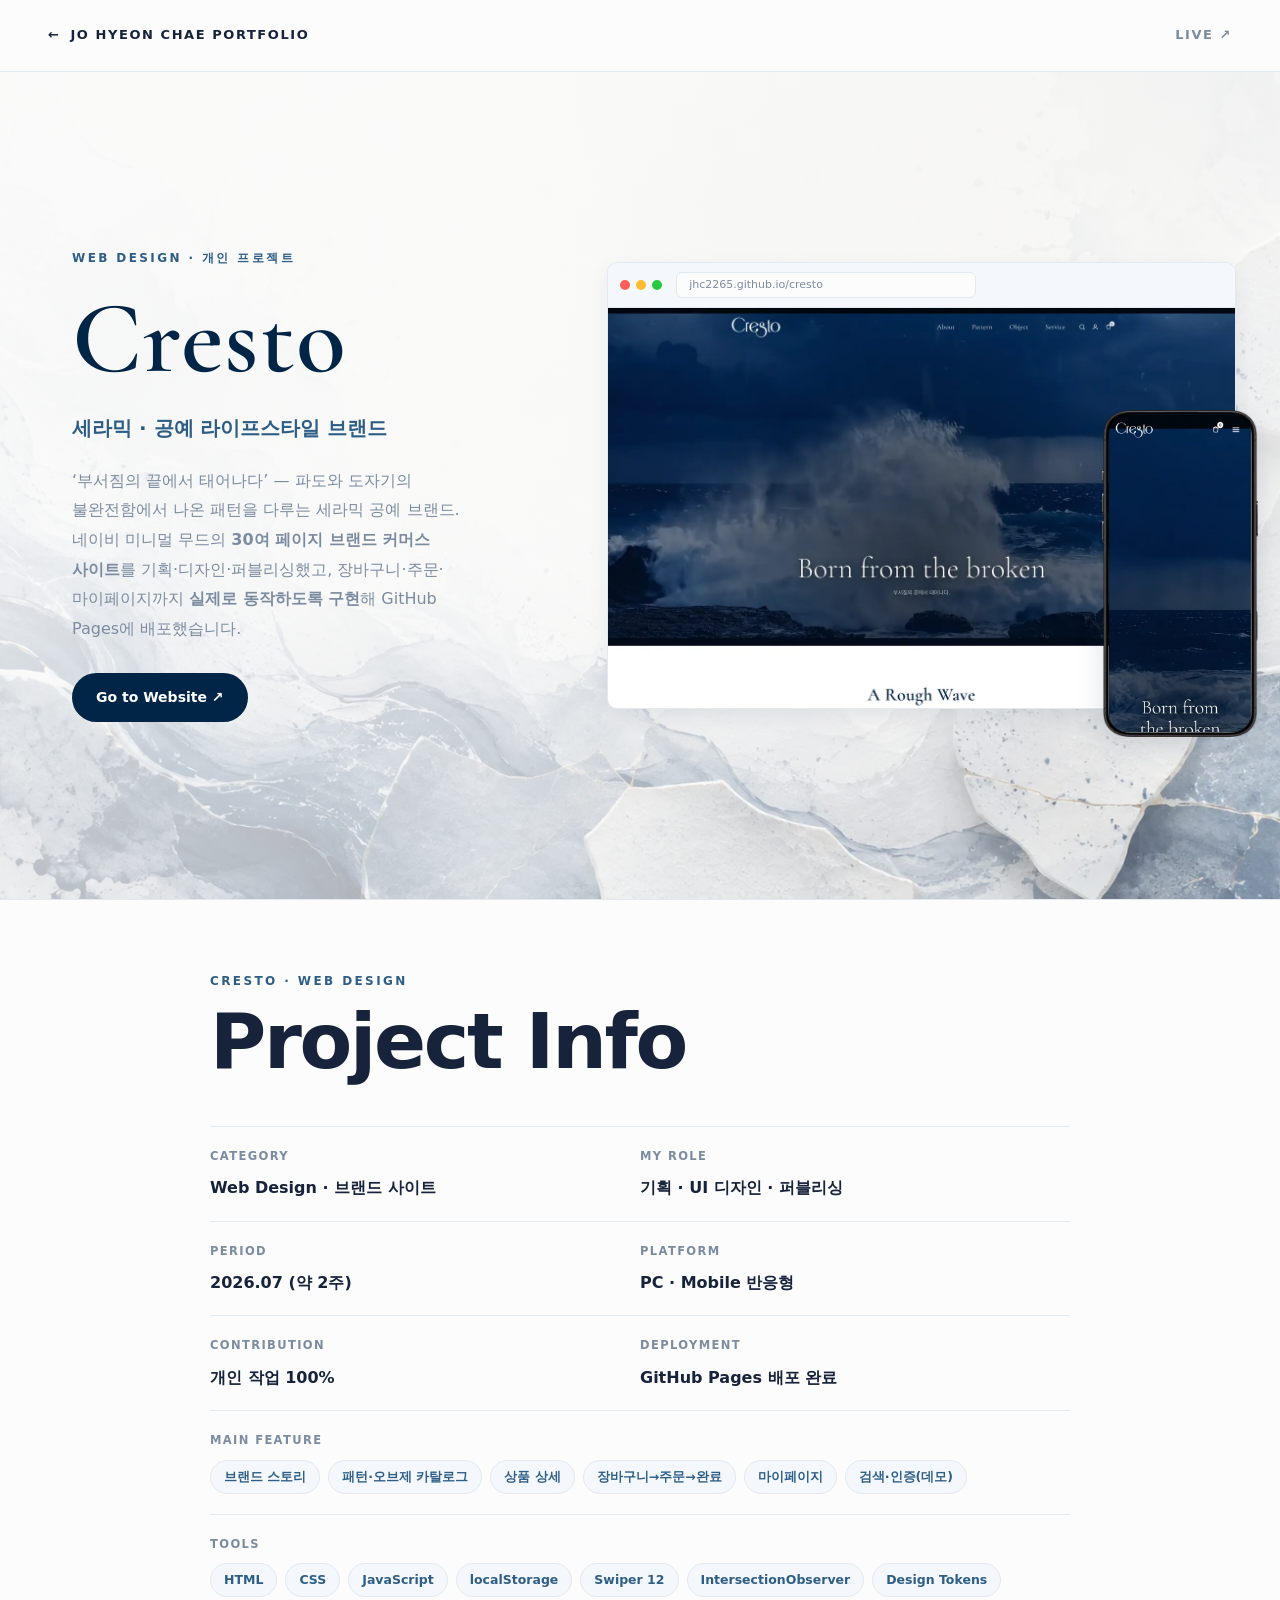
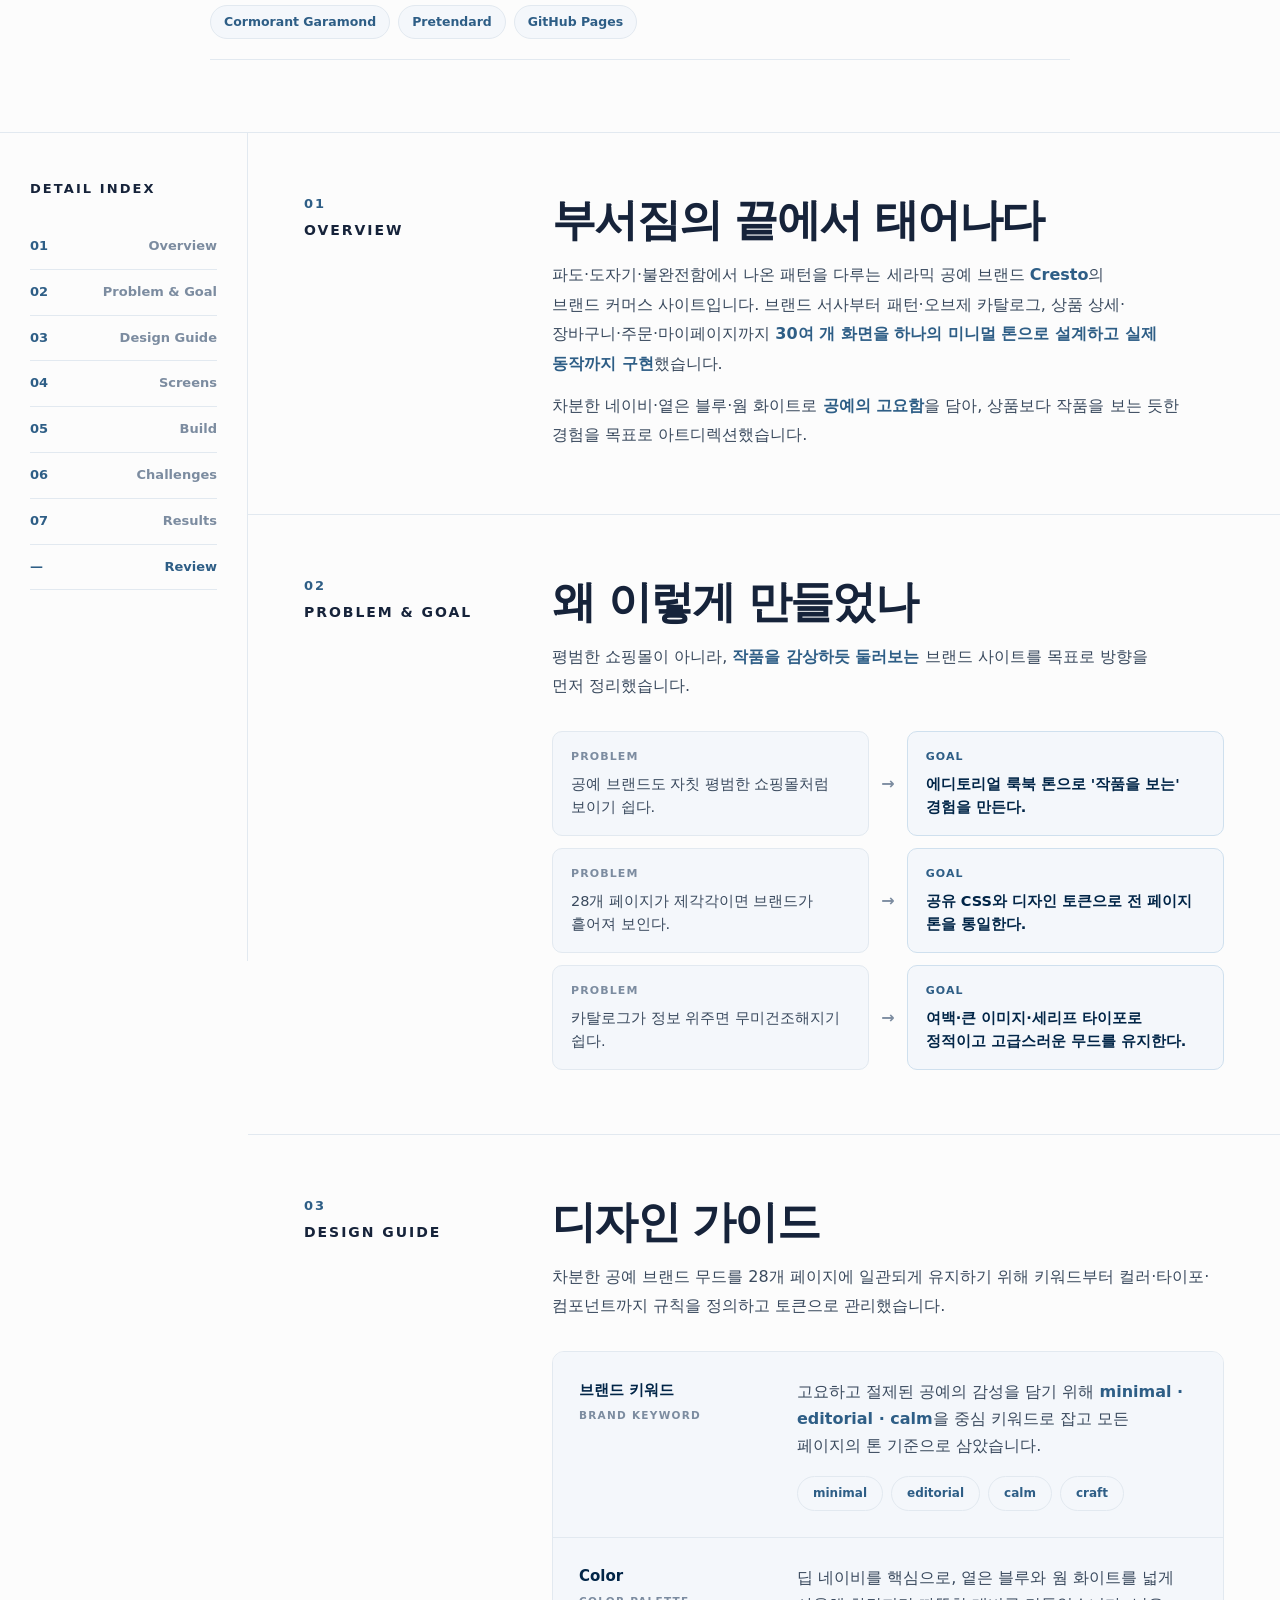
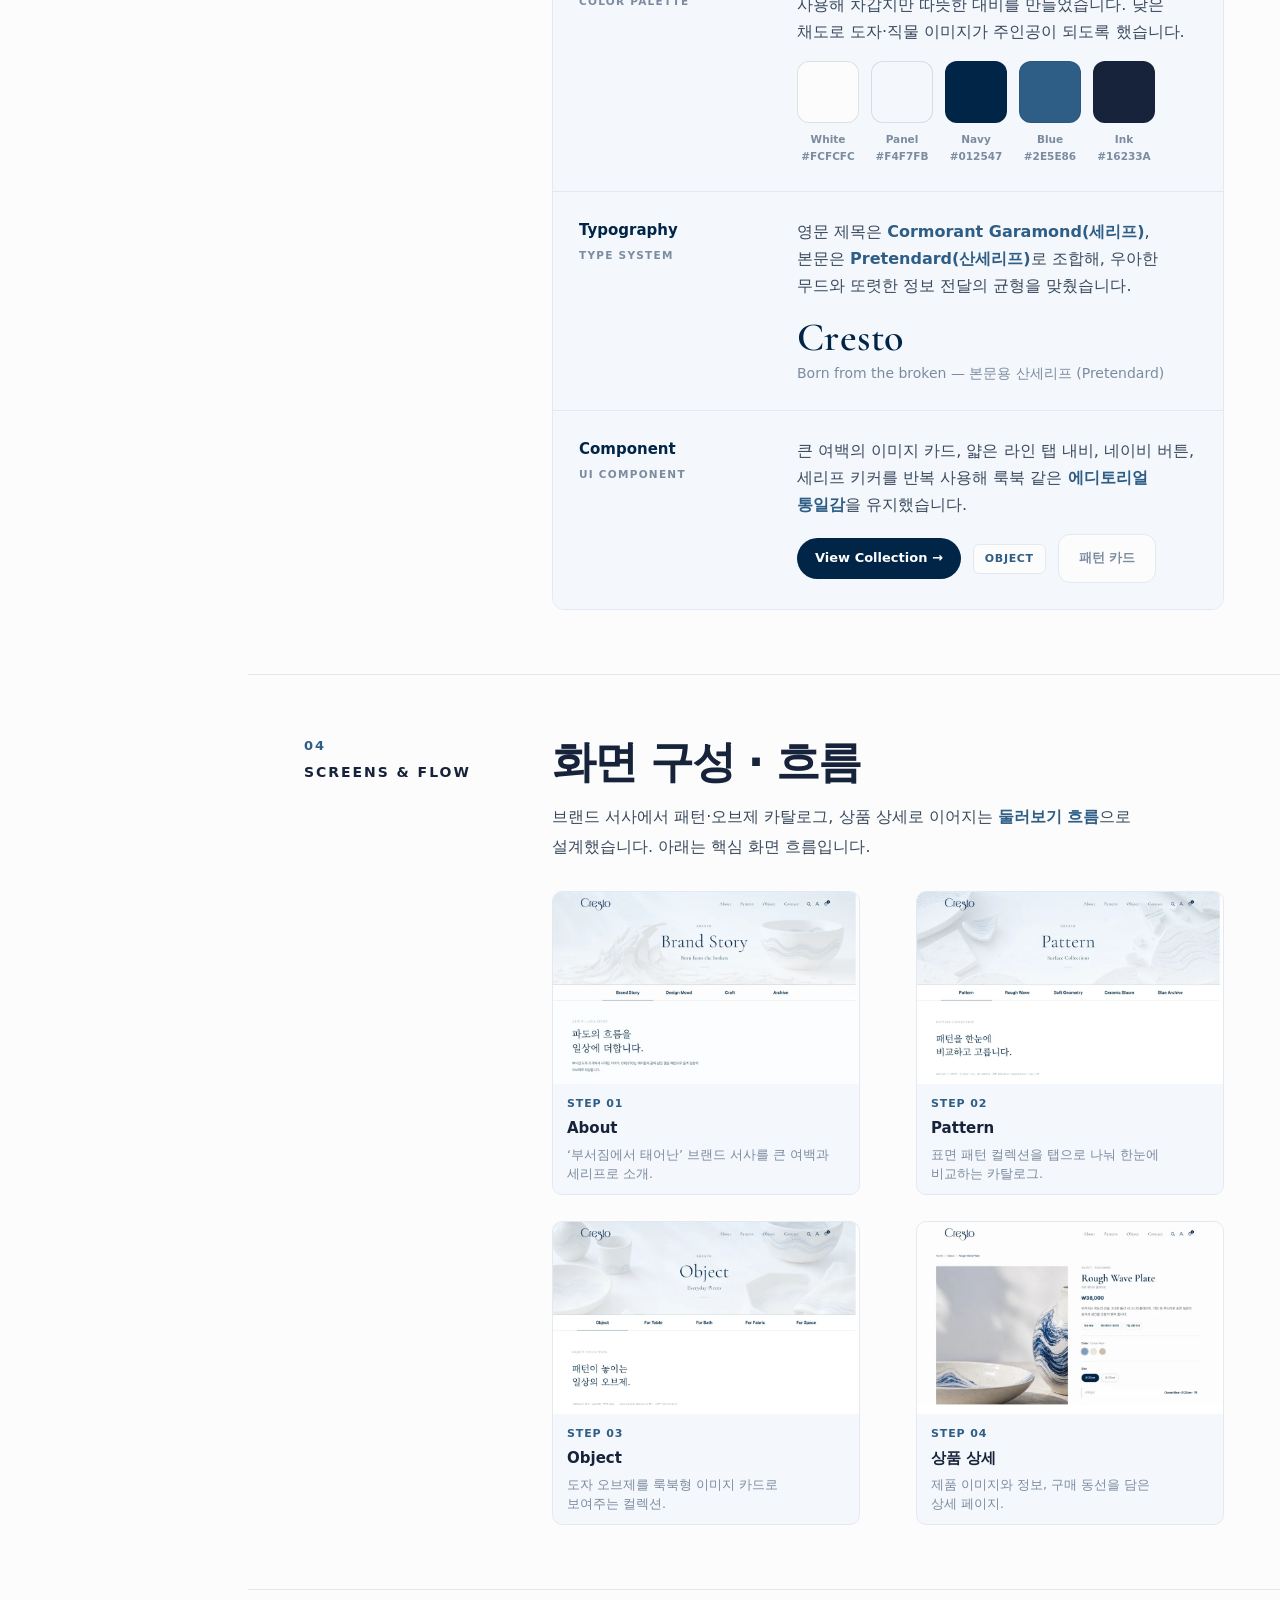
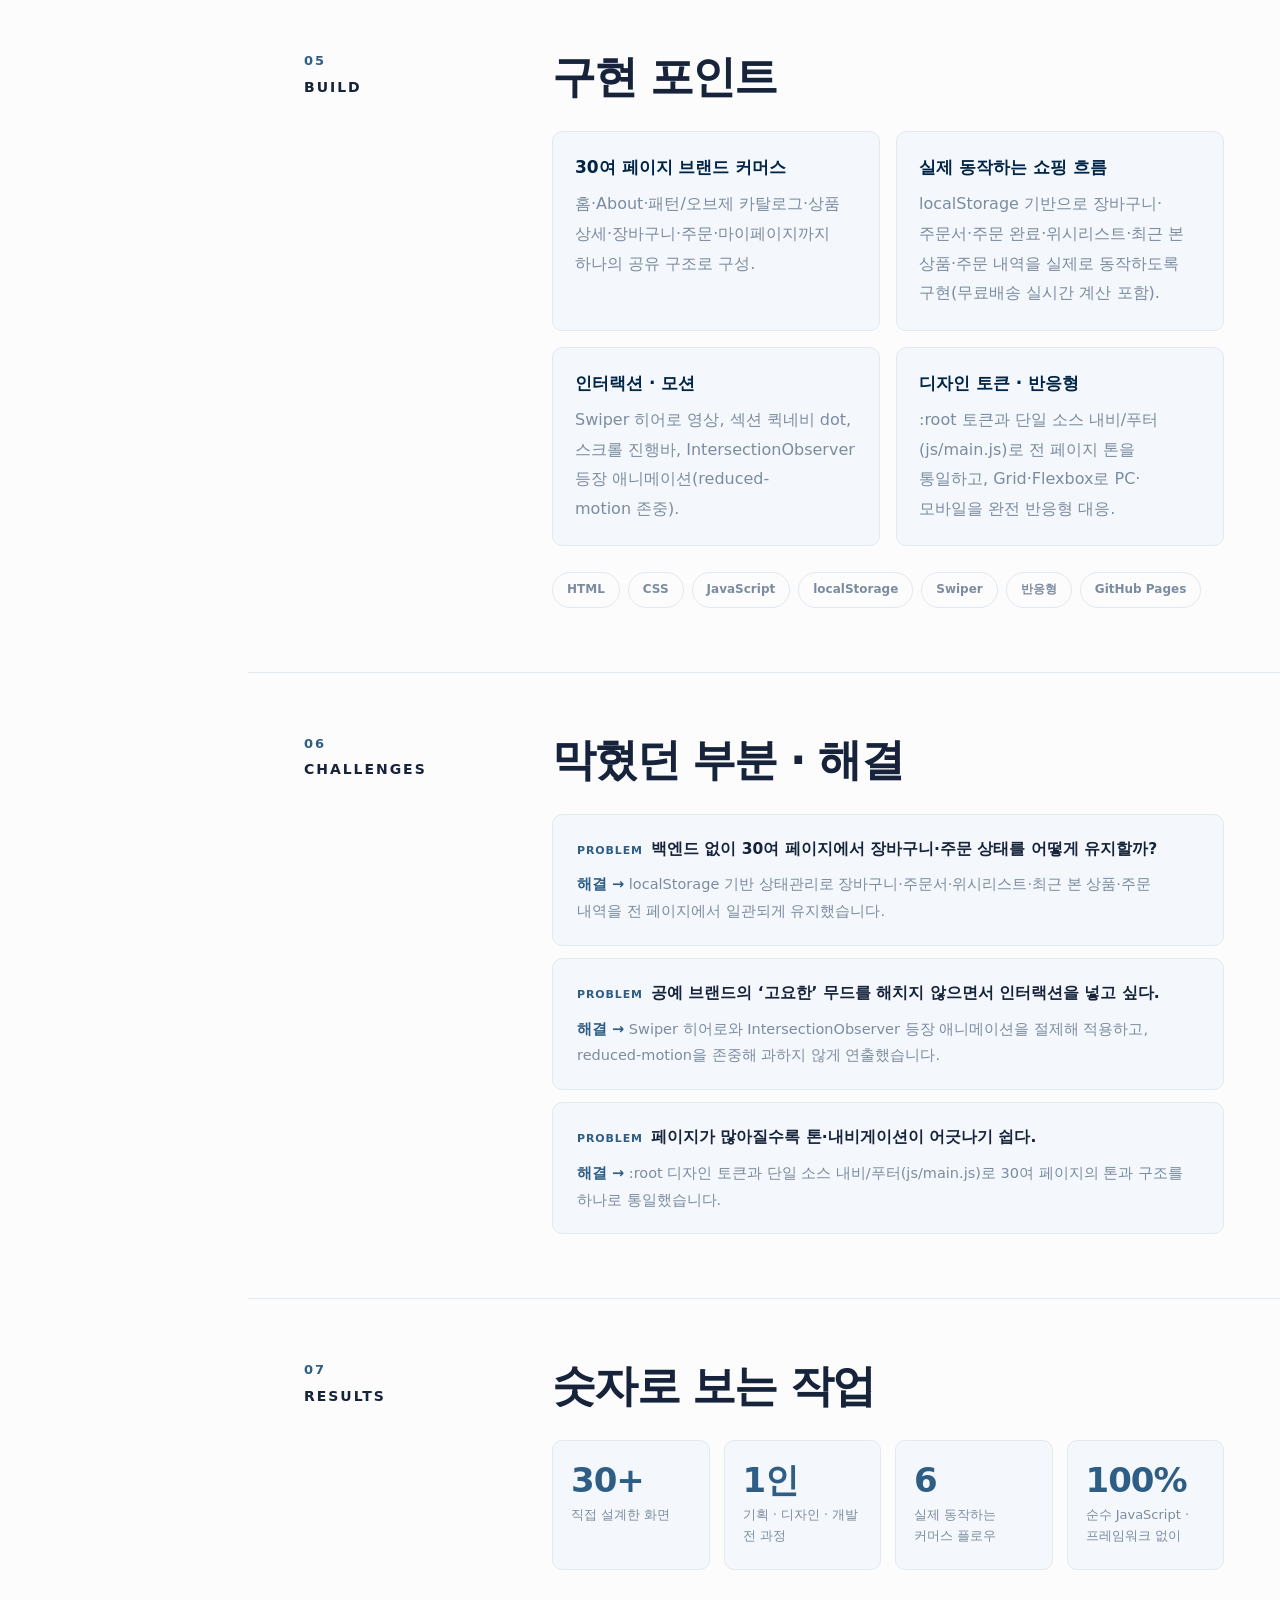
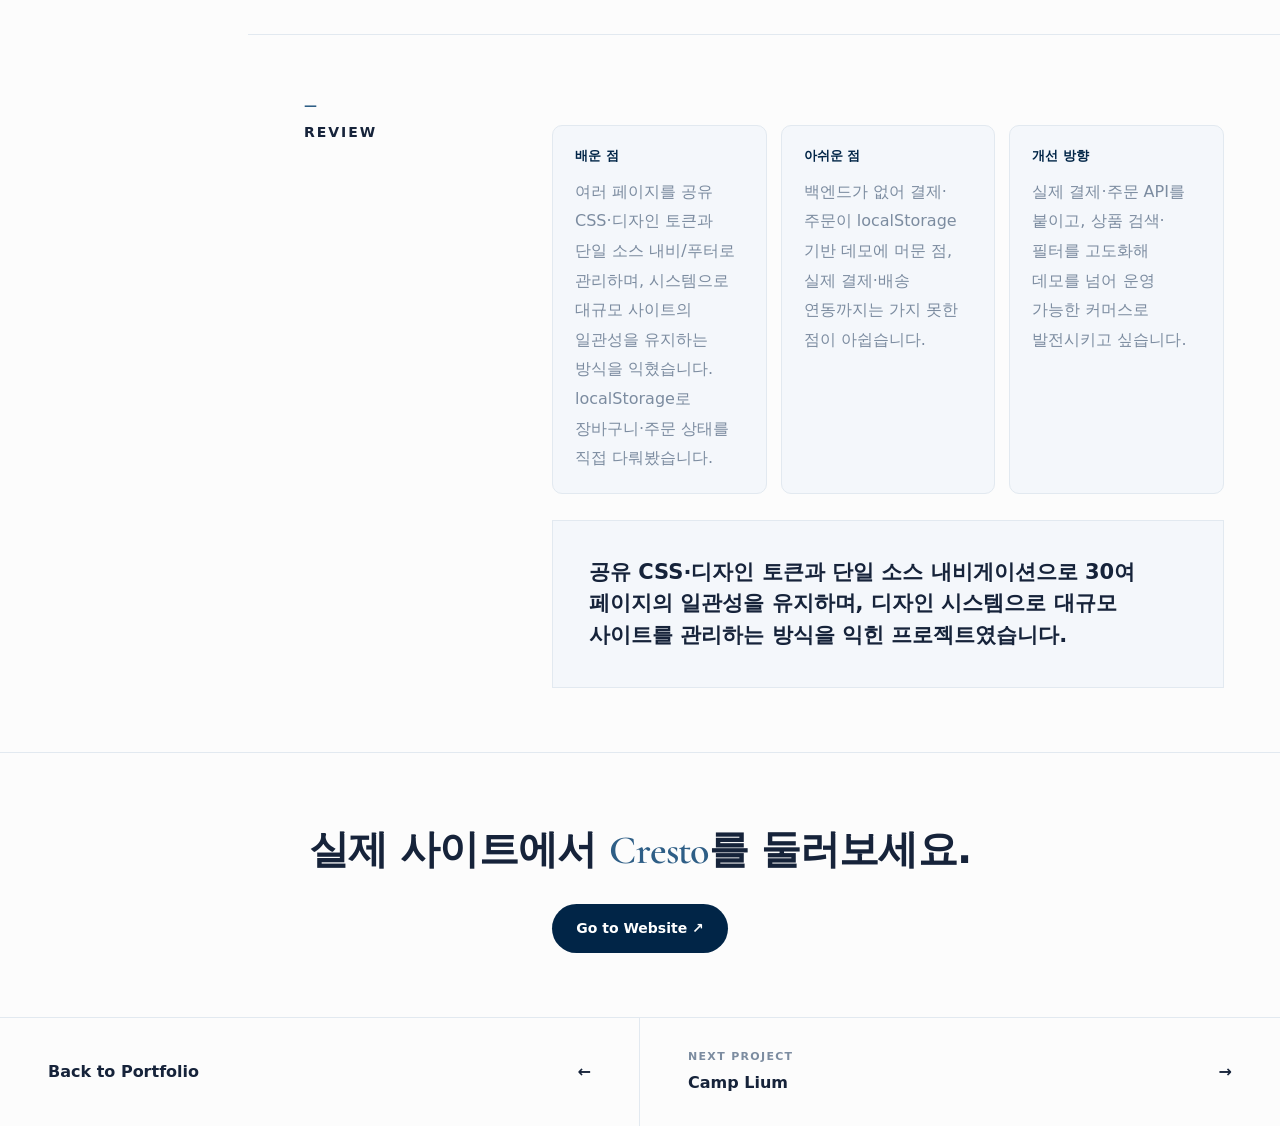
<file: project-cresto.html>
<!DOCTYPE html>
<html lang="ko">
<head>
  <meta charset="UTF-8" />
  <meta name="viewport" content="width=device-width, initial-scale=1.0" />
  <title>Cresto — Web Design | JO HYEON CHAE</title>
  <link rel="preconnect" href="https://fonts.googleapis.com">
  <link rel="preconnect" href="https://fonts.gstatic.com" crossorigin>
  <link href="https://fonts.googleapis.com/css2?family=Cormorant+Garamond:ital,wght@0,500;0,600;1,500&display=swap" rel="stylesheet">
  <link rel="stylesheet" href="assets/css/grid.css">
  <style>
    :root {
      --bg: #fcfcfc; --ink: #16233a; --muted: #7c8ca0; --line: #e2e9f0;
      --panel: #f4f7fb; --accent: #012547; --accent-2: #2e5e86;
      --serif: "Cormorant Garamond", Garamond, "Times New Roman", serif;
      font-family: Inter, "Pretendard", "Apple SD Gothic Neo", "Noto Sans KR", system-ui, sans-serif;

      /* Body typography. Every body-copy rule reads these three, so changing
         one here is the only edit needed — nothing else hard-codes a size,
         leading or measure. 1.85 rather than the usual 1.6 because Hangul has
         no ascenders or descenders and reads denser at the same value. */
      --body-lh: 1.85;
      --body-size: 16px;
      --body-measure: 900px;
    }

    body { margin: 0; background: var(--bg); color: var(--ink); line-height: 1.6; }

    /* The page fills the viewport so backgrounds, rules and the nav reach both
       edges. Each top-level section adds --gutter to its own inline padding,
       which keeps the content itself on a centred 1440px grid. Below 1440px the
       gutter is 0, so narrow screens behave exactly as before. */

    .nav { position: sticky; top: 0; z-index: 10; height: 72px; padding: 0 calc(48px + var(--gutter)); display: flex; justify-content: space-between; align-items: center; border-bottom: 1px solid var(--line); background: rgba(252,252,252,0.9); backdrop-filter: blur(12px); letter-spacing: 0.12em; font-size: 13px; font-weight: 700; }

    .nav .back:hover { color: var(--accent-2); }

    .nav-links { color: var(--muted); }

    .btn { display: inline-flex; align-items: center; gap: 8px; padding: 13px 24px; border-radius: 999px; font-size: 14px; font-weight: 800; transition: transform 0.15s ease; }

    .btn.solid { background: var(--accent); color: #fff; }

    .btn.solid:hover { transform: translateY(-2px); }

    .hero {
      padding-inline: var(--gutter); display: grid; grid-template-columns: 0.88fr 1.12fr; min-height: calc(100vh - 72px); border-bottom: 1px solid var(--line);
      /* The photo's blue wash and gold seams sit bottom-left — the same corner the
         copy occupies. The vertical layer holds the copy band near-white and opens
         up below it; the horizontal layer keeps the left calmer than the right, so
         the ceramic reads along the lower band without touching the type. */
      background:
        linear-gradient(180deg, rgba(252,252,252,0.62) 0%, rgba(252,252,252,0.60) 60%, rgba(252,252,252,0.18) 84%, rgba(252,252,252,0.05) 100%),
        linear-gradient(90deg,  rgba(252,252,252,0.72) 0%, rgba(252,252,252,0.66) 42%, rgba(252,252,252,0.30) 74%, rgba(252,252,252,0.20) 100%),
        url("assets/projects/cresto/hero-bg.webp") center / cover no-repeat;
    }

    .hero-text { padding: 64px 72px; display: flex; flex-direction: column; justify-content: center; gap: 18px; }

    .eyebrow { margin: 0; font-size: 12px; font-weight: 800; letter-spacing: 0.2em; text-transform: uppercase; color: var(--accent-2); }

    .title { margin: 4px 0 0; font-family: var(--serif); font-size: clamp(58px, 8vw, 120px); line-height: 0.95; letter-spacing: 0.01em; font-weight: 600; color: var(--accent); }

    .subtitle { margin: 6px 0 0; font-size: 20px; font-weight: 700; color: var(--accent-2); }

    .desc { margin: 4px 0 0; max-width: 520px; color: var(--muted); font-size: 16px; word-break: keep-all; }

    .hero-cta { margin-top: 12px; }

    /* direct children only: .section also appears nested inside .detail-layout,
       which supplies the gutter itself */

    .kicker { margin: 0 0 12px; font-size: 12px; font-weight: 800; letter-spacing: 0.2em; text-transform: uppercase; color: var(--accent-2); }

    .section h2 { margin: 0 0 16px; font-size: clamp(26px, 4vw, 44px); line-height: 1.06; letter-spacing: -0.02em; font-weight: 800; }

    .section p.lead { max-width: 760px; margin: 0; color: #3a4a5e; font-size: 16px; word-break: keep-all; }

    .section b { color: var(--accent-2); }

    .build { display: grid; grid-template-columns: repeat(2, 1fr); gap: 16px; margin-top: 30px; }

    .build-card { border: 1px solid var(--line); background: var(--panel); padding: 22px; border-radius: 10px; }

    .build-card h3 { margin: 0 0 8px; font-size: 17px; color: var(--accent); }

    .build-card p { margin: 0; color: var(--muted); font-size: 14.5px; word-break: keep-all; }

    .chips span { border: 1px solid var(--line); color: var(--muted); font-size: 12px; font-weight: 700; padding: 7px 14px; border-radius: 999px; }

    .chall { display: grid; gap: 12px; margin-top: 30px; max-width: 900px; }

    .chall-item { border: 1px solid var(--line); background: var(--panel); border-radius: 10px; padding: 20px 24px; }

    .chall-item .q { margin: 0 0 8px; font-size: 15.5px; font-weight: 800; }

    .chall-item .q b { color: var(--accent-2); font-size: 11px; font-weight: 800; letter-spacing: 0.08em; margin-right: 8px; }

    .chall-item .a { margin: 0; font-size: 14.5px; color: var(--muted); word-break: keep-all; }

    .chall-item .a b { color: var(--accent-2); }

    .stats { display: grid; grid-template-columns: repeat(4, 1fr); gap: 14px; margin-top: 30px; }

    .stat { border: 1px solid var(--line); background: var(--panel); border-radius: 10px; padding: 22px 18px; }

    .stat .num { font-size: clamp(22px, 3vw, 34px); font-weight: 900; letter-spacing: -0.03em; line-height: 1; color: var(--accent-2); }

    .stat .lab { margin-top: 8px; font-size: 13px; color: var(--muted); word-break: keep-all; }

    @media (max-width: 900px) { .stats { grid-template-columns: repeat(2, 1fr); } }

    .cta-band h2 { margin: 0 0 22px; font-size: clamp(24px, 4vw, 40px); font-weight: 800; letter-spacing: -0.02em; }

    .cta-band h2 span { color: var(--accent-2); font-family: var(--serif); font-weight: 600; }

    .bottom-nav a:hover { color: var(--accent-2); }

    /* Stacked hero crops hard horizontally; anchor left to keep the wave in
       frame and wash top-down so the copy stays clear */

    @media (max-width: 900px) {
      .hero {
        background:
          linear-gradient(180deg, rgba(252,252,252,0.88) 0%, rgba(252,252,252,0.84) 48%, rgba(252,252,252,0.28) 78%, rgba(252,252,252,0.10) 100%),
          url("assets/projects/cresto/hero-bg.webp") left center / cover no-repeat;
      }
    }

    @media (max-width: 900px) { .nav { padding: 0 20px; } .hero { grid-template-columns: 1fr; } .hero-text { border-right: 0; border-bottom: 1px solid var(--line); padding: 48px 24px; } .section, .cta-band { padding: 48px 24px; } .build, .bottom-nav { grid-template-columns: 1fr; } }

    /* Project Info meta */

    .meta-tags span { border: 1px solid var(--line); background: var(--panel); border-radius: 999px; padding: 6px 13px; font-size: 12.5px; font-weight: 700; color: var(--accent-2); }

    /* ==== Live device mockups (PC + phone, hover scroll) ==== */

    /* Transparent, not var(--bg): an opaque fill here cut the photo off at the
       column edge and read as a hard rectangle behind the mockup. */

    .hero-visual { display: flex; align-items: center; justify-content: center; padding: 48px 44px; overflow: visible; background: transparent; }

    .browser { border: 1px solid var(--line); border-radius: 10px; overflow: hidden; background: var(--panel); box-shadow: 0 8px 20px rgba(1,37,71,0.07); }

    .hero-visual .phone img { position: absolute; top: 1.54%; left: 4.53%; width: 90.95%; height: 97%; object-fit: cover; object-position: top; border-radius: 11% / 5%; z-index: 1; display: block; }

    .hero-phone { position: absolute; right: -22px; bottom: -28px; width: 156px; z-index: 3; filter: drop-shadow(0 10px 14px rgba(1,37,71,0.14)); }

    /* focus one device on hover: hovered grows & comes forward, the other tucks behind */

    /* Flow storyboard (2x2) */

    .flow-board { display: grid; grid-template-columns: 1fr 1fr; gap: 26px 56px; margin-top: 30px; }

    .flow-step { position: relative; }

    .flow-step figure { margin: 0; border: 1px solid var(--line); border-radius: 10px; overflow: hidden; background: var(--panel); }

    .flow-step img { width: 100%; aspect-ratio: 16 / 10; object-fit: cover; object-position: top; display: block; transition: object-position 7s ease-in-out; will-change: object-position; }

    .flow-step:hover img { object-position: bottom; }

    @media (prefers-reduced-motion: reduce) { .flow-step img { transition: none; } .flow-step:hover img { object-position: top; } }

    .flow-step figcaption { padding: 11px 14px; }

    .flow-step .n { display: block; font-size: 11px; font-weight: 800; letter-spacing: 0.08em; color: var(--accent-2); margin-bottom: 3px; }

    .flow-step .nm { font-size: 15px; font-weight: 700; }

    .flow-step .ds { display: block; margin-top: 5px; font-size: 12.5px; color: var(--muted); word-break: keep-all; line-height: 1.5; font-weight: 400; }

    @media (max-width: 640px) { .flow-board { grid-template-columns: 1fr; max-width: 400px; } }

    /* Problem / Goal */

    .pg-cell { border: 1px solid var(--line); background: var(--panel); border-radius: 10px; padding: 16px 18px; font-size: 14.5px; color: #3a4a5e; word-break: keep-all; }

    .pg-cell.g { color: var(--accent); font-weight: 700; border-color: #cfe0ee; }

    .pg-cell.g .pg-tag { color: var(--accent-2); }

    /* Design Guide */

    .guide-row { display: grid; grid-template-columns: 190px 1fr; gap: 28px; padding: 26px; background: var(--panel); border-top: 1px solid var(--line); }

    .g-label { font-size: 15px; font-weight: 800; color: var(--accent); }

    .g-body p { margin: 0; font-size: 14.5px; color: #3a4a5e; word-break: keep-all; line-height: 1.7; }

    .dd-kw { display: flex; flex-wrap: wrap; gap: 8px; }

    .dd-kw span { border: 1px solid var(--line); border-radius: 999px; padding: 7px 15px; font-size: 12px; font-weight: 700; color: var(--accent-2); background: var(--panel); }

    .sw i { display: block; width: 62px; height: 62px; border-radius: 12px; border: 1px solid rgba(22,35,58,0.12); }

    .sw span { display: block; margin-top: 8px; font-size: 10.5px; color: var(--muted); font-weight: 700; }

    .type-demo .t-logo { font-family: var(--serif); font-size: 40px; font-weight: 600; letter-spacing: 0.01em; line-height: 1.05; color: var(--accent); }

    .demo-btn { display: inline-flex; align-items: center; gap: 6px; background: var(--accent); color: #fff; border-radius: 999px; padding: 10px 18px; font-size: 13px; font-weight: 800; }

    .demo-tag { border: 1px solid var(--line); background: var(--bg); color: var(--accent-2); border-radius: 6px; padding: 5px 11px; font-size: 11px; font-weight: 800; letter-spacing: 0.06em; }

    .demo-card { border: 1px solid var(--line); background: var(--bg); border-radius: 12px; padding: 13px 20px; font-size: 13px; font-weight: 700; color: var(--muted); }

    /* Retrospective 3-split */

    .retro-card h3 { margin: 0 0 10px; font-size: 13px; font-weight: 800; color: var(--accent); }

    /* Detail Index (sticky side nav) */

    .side-index h2 { margin: 0 0 24px; font-size: 13px; letter-spacing: 0.16em; text-transform: uppercase; color: var(--ink); }

    .side-index a:hover { color: var(--accent-2); }

    .side-index a span { font-weight: 800; color: var(--accent-2); }

    /* Scroll to top — 스크롤 중 언제든 맨 위로 */

    .to-top {
      position: fixed; right: 24px; bottom: 24px; z-index: 50;
      width: 46px; height: 46px; display: grid; place-items: center;
      border: 0; cursor: pointer; border-radius: 50%;
      background: var(--accent); color: #fff;
      box-shadow: 0 6px 18px rgba(0, 0, 0, 0.18);
      opacity: 0; visibility: hidden; transform: translateY(8px);
      transition: opacity 0.25s ease, transform 0.25s ease, visibility 0.25s;
    }

    /* ── Korean typography pass ──
       1.6 reads tight for Hangul: with no ascenders or descenders, a line of
       Korean looks denser than the same value does in Latin, so body copy opens
       up to 1.75. p.lead drops to 700px because 760px ran 47-48 Korean
       characters per line, past the comfortable 35-45.
       text-wrap: pretty stops a lone word stranding on the last line; balance
       evens out heading line lengths. Browsers without text-wrap ignore it and
       render exactly as before. Display headings keep their tight leading —
       Hangul has no descenders, so it does not collide. */

    /* Size applies to running body copy only — card text (14.5px) and captions
       keep their own smaller scale, which --body-size must not flatten. */

    .desc, .section-body p, .project-desc { font-size: var(--body-size); }

    /* matches .section p.lead's specificity (0-2-1) so these actually win */
  
    /* ── 팀 스타일 2단 케이스스터디 본문 섹션 ── */
    .content .section { display: grid; grid-template-columns: 200px 1fr; gap: 48px; padding: 64px 56px; }
    .content .section h2.section-title { margin: 0; font-size: 14px; letter-spacing: 0.14em; text-transform: uppercase; font-weight: 700; }
    .content .section-number { display: block; margin-bottom: 12px; color: var(--accent-2, var(--neon)); font-size: 13px; font-weight: 700; }
    .content .section-body { min-width: 0; }
    .content .section-body > h3 { margin: 0 0 16px; font-size: clamp(26px, 3.4vw, 46px); line-height: 1.08; letter-spacing: -0.04em; font-weight: 700; word-break: keep-all; }
    .review-box { padding: 36px; border: 1px solid var(--line); background: var(--panel); margin-top: 26px; }
    .review-box p { margin: 0; font-size: 21px; line-height: 1.5; font-weight: 700; word-break: keep-all; }
    @media (max-width: 900px) { .content .section { grid-template-columns: 1fr; gap: 22px; padding: 48px 24px; } }

    /* Project Info 등장 — 스크롤로 닿으면 순차로 떠오른다 (HOLO·YENE와 같은 이징) */
    [data-reveal] .kicker,
    [data-reveal] .info-title,
    [data-reveal] .meta-item {
      opacity: 0; transform: translateY(38px);
      transition: opacity 0.7s cubic-bezier(.2,.7,.2,1), transform 0.7s cubic-bezier(.2,.7,.2,1);
    }
    [data-reveal].in .kicker,
    [data-reveal].in .info-title,
    [data-reveal].in .meta-item { opacity: 1; transform: none; }
    [data-reveal].in .info-title { transition-delay: .06s; }
    /* 같은 줄의 좌·우 칸은 같은 딜레이로 함께 — 가로 구분선이 갈라져 보이지 않게 */
    [data-reveal].in .meta-item:nth-child(1),
    [data-reveal].in .meta-item:nth-child(2) { transition-delay: .14s; }
    [data-reveal].in .meta-item:nth-child(3),
    [data-reveal].in .meta-item:nth-child(4) { transition-delay: .28s; }
    [data-reveal].in .meta-item:nth-child(5),
    [data-reveal].in .meta-item:nth-child(6) { transition-delay: .42s; }
    [data-reveal].in .meta-item:nth-child(7),
    [data-reveal].in .meta-item:nth-child(8) { transition-delay: .56s; }
    @media (prefers-reduced-motion: reduce) {
      [data-reveal] .kicker, [data-reveal] .info-title, [data-reveal] .meta-item {
        opacity: 1; transform: none; transition: none;
      }
    }
  </style>
</head>
<body>
  <main class="page">
    <header class="nav">
      <a class="back" href="index.html#work"><span>←</span><span>JO HYEON CHAE PORTFOLIO</span></a>
      <nav class="nav-links"><a href="https://jhc2265.github.io/cresto/" target="_blank" rel="noopener">LIVE ↗</a></nav>
    </header>
    <section class="hero" id="top">
      <div class="hero-text">
        <p class="eyebrow">Web Design · 개인 프로젝트</p>
        <h1 class="title">Cresto</h1>
        <p class="subtitle">세라믹 · 공예 라이프스타일 브랜드</p>
        <p class="desc">‘부서짐의 끝에서 태어나다’ — 파도와 도자기의 불완전함에서 나온 패턴을 다루는 세라믹 공예 브랜드. 네이비 미니멀 무드의 <b>30여 페이지 브랜드 커머스 사이트</b>를 기획·디자인·퍼블리싱했고, 장바구니·주문·마이페이지까지 <b>실제로 동작하도록 구현</b>해 GitHub Pages에 배포했습니다.</p>
        <div class="hero-cta"><a class="btn solid" href="https://jhc2265.github.io/cresto/" target="_blank" rel="noopener">Go to Website ↗</a></div>
      </div>
      <div class="hero-visual">
        <div class="hero-devices">
          <div class="browser hero-browser">
            <div class="browser-bar"><span class="dot r"></span><span class="dot y"></span><span class="dot g"></span><span class="url">jhc2265.github.io/cresto</span></div>
            <div class="browser-shot autoscroll"><img src="assets/projects/cresto/pc.webp" alt="Cresto 데스크톱 화면"></div>
          </div>
          <div class="phone hero-phone autoscroll"><img src="assets/projects/cresto/mobile.webp" alt="Cresto 모바일 화면"></div>
        </div>
      </div>
    </section>
    <section class="section" data-reveal>
      <div class="info-inner">
      <p class="kicker">Cresto · Web Design</p>
      <h2 class="info-title">Project Info</h2>
      <div class="meta-row">
        <div class="meta-item"><span class="meta-label">Category</span><span class="meta-value">Web Design · 브랜드 사이트</span></div>
        <div class="meta-item"><span class="meta-label">My Role</span><span class="meta-value">기획 · UI 디자인 · 퍼블리싱</span></div>
        <div class="meta-item"><span class="meta-label">Period</span><span class="meta-value">2026.07 (약 2주)</span></div>
        <div class="meta-item"><span class="meta-label">Platform</span><span class="meta-value">PC · Mobile 반응형</span></div>
        <div class="meta-item"><span class="meta-label">Contribution</span><span class="meta-value">개인 작업 100%</span></div>
        <div class="meta-item"><span class="meta-label">Deployment</span><span class="meta-value">GitHub Pages 배포 완료</span></div>
        <div class="meta-item" style="grid-column: 1 / -1;"><span class="meta-label">Main Feature</span><div class="meta-tags"><span>브랜드 스토리</span><span>패턴·오브제 카탈로그</span><span>상품 상세</span><span>장바구니→주문→완료</span><span>마이페이지</span><span>검색·인증(데모)</span></div></div>
        <div class="meta-item" style="grid-column: 1 / -1;"><span class="meta-label">Tools</span><div class="meta-tags"><span>HTML</span><span>CSS</span><span>JavaScript</span><span>localStorage</span><span>Swiper 12</span><span>IntersectionObserver</span><span>Design Tokens</span><span>Cormorant Garamond</span><span>Pretendard</span><span>GitHub Pages</span></div></div>
      </div>
      </div>
    </section>
    <div class="detail-layout">
      <aside class="side-index">
        <h2>Detail Index</h2>
        <a href="#overview"><span>01</span><em>Overview</em></a>
        <a href="#problem"><span>02</span><em>Problem &amp; Goal</em></a>
        <a href="#design"><span>03</span><em>Design Guide</em></a>
        <a href="#screens"><span>04</span><em>Screens</em></a>
        <a href="#build"><span>05</span><em>Build</em></a>
        <a href="#challenges"><span>06</span><em>Challenges</em></a>
        <a href="#results"><span>07</span><em>Results</em></a>
        <a href="#retro"><span>—</span><em>Review</em></a>
      </aside>
      <div class="content">
    <section class="section" id="overview">
      <h2 class="section-title"><span class="section-number">01</span>Overview</h2>
      <div class="section-body">
      <h3>부서짐의 끝에서 태어나다</h3>
      <p class="lead">파도·도자기·불완전함에서 나온 패턴을 다루는 세라믹 공예 브랜드 <b>Cresto</b>의 브랜드 커머스 사이트입니다. 브랜드 서사부터 패턴·오브제 카탈로그, 상품 상세·장바구니·주문·마이페이지까지 <b>30여 개 화면을 하나의 미니멀 톤으로 설계하고 실제 동작까지 구현</b>했습니다.</p>
      <p class="lead">차분한 네이비·옅은 블루·웜 화이트로 <b>공예의 고요함</b>을 담아, 상품보다 작품을 보는 듯한 경험을 목표로 아트디렉션했습니다.</p>
      </div>
    </section>
    <section class="section" id="problem">
      <h2 class="section-title"><span class="section-number">02</span>Problem &amp; Goal</h2>
      <div class="section-body">
      <h3>왜 이렇게 만들었나</h3>
      <p class="lead">평범한 쇼핑몰이 아니라, <b>작품을 감상하듯 둘러보는</b> 브랜드 사이트를 목표로 방향을 먼저 정리했습니다.</p>
      <div class="pg">
        <div class="pg-row">
          <div class="pg-cell p"><span class="pg-tag">Problem</span>공예 브랜드도 자칫 평범한 쇼핑몰처럼 보이기 쉽다.</div>
          <div class="pg-arrow">→</div>
          <div class="pg-cell g"><span class="pg-tag">Goal</span>에디토리얼 룩북 톤으로 '작품을 보는' 경험을 만든다.</div>
        </div>
        <div class="pg-row">
          <div class="pg-cell p"><span class="pg-tag">Problem</span>28개 페이지가 제각각이면 브랜드가 흩어져 보인다.</div>
          <div class="pg-arrow">→</div>
          <div class="pg-cell g"><span class="pg-tag">Goal</span>공유 CSS와 디자인 토큰으로 전 페이지 톤을 통일한다.</div>
        </div>
        <div class="pg-row">
          <div class="pg-cell p"><span class="pg-tag">Problem</span>카탈로그가 정보 위주면 무미건조해지기 쉽다.</div>
          <div class="pg-arrow">→</div>
          <div class="pg-cell g"><span class="pg-tag">Goal</span>여백·큰 이미지·세리프 타이포로 정적이고 고급스러운 무드를 유지한다.</div>
        </div>
      </div>
      </div>
    </section>
    <section class="section" id="design">
      <h2 class="section-title"><span class="section-number">03</span>Design Guide</h2>
      <div class="section-body">
      <h3>디자인 가이드</h3>
      <p class="lead">차분한 공예 브랜드 무드를 28개 페이지에 일관되게 유지하기 위해 키워드부터 컬러·타이포·컴포넌트까지 규칙을 정의하고 토큰으로 관리했습니다.</p>
      <div class="guide">
        <div class="guide-row">
          <div class="g-label">브랜드 키워드<small>Brand Keyword</small></div>
          <div class="g-body">
            <p>고요하고 절제된 공예의 감성을 담기 위해 <b>minimal · editorial · calm</b>을 중심 키워드로 잡고 모든 페이지의 톤 기준으로 삼았습니다.</p>
            <div class="dd-kw"><span>minimal</span><span>editorial</span><span>calm</span><span>craft</span></div>
          </div>
        </div>
        <div class="guide-row">
          <div class="g-label">Color<small>Color Palette</small></div>
          <div class="g-body">
            <p>딥 네이비를 핵심으로, 옅은 블루와 웜 화이트를 넓게 사용해 차갑지만 따뜻한 대비를 만들었습니다. 낮은 채도로 도자·직물 이미지가 주인공이 되도록 했습니다.</p>
            <div class="swatches">
              <div class="sw"><i style="background:#fcfcfc"></i><span>White<br>#FCFCFC</span></div>
              <div class="sw"><i style="background:#f4f7fb"></i><span>Panel<br>#F4F7FB</span></div>
              <div class="sw"><i style="background:#012547"></i><span>Navy<br>#012547</span></div>
              <div class="sw"><i style="background:#2e5e86"></i><span>Blue<br>#2E5E86</span></div>
              <div class="sw"><i style="background:#16233a"></i><span>Ink<br>#16233A</span></div>
            </div>
          </div>
        </div>
        <div class="guide-row">
          <div class="g-label">Typography<small>Type System</small></div>
          <div class="g-body">
            <p>영문 제목은 <b>Cormorant Garamond(세리프)</b>, 본문은 <b>Pretendard(산세리프)</b>로 조합해, 우아한 무드와 또렷한 정보 전달의 균형을 맞췄습니다.</p>
            <div class="type-demo">
              <span class="t-logo">Cresto</span>
              <span class="t-body">Born from the broken — 본문용 산세리프 (Pretendard)</span>
            </div>
          </div>
        </div>
        <div class="guide-row">
          <div class="g-label">Component<small>UI Component</small></div>
          <div class="g-body">
            <p>큰 여백의 이미지 카드, 얇은 라인 탭 내비, 네이비 버튼, 세리프 키커를 반복 사용해 룩북 같은 <b>에디토리얼 통일감</b>을 유지했습니다.</p>
            <div class="comp-demo">
              <span class="demo-btn">View Collection →</span>
              <span class="demo-tag">OBJECT</span>
              <span class="demo-card">패턴 카드</span>
            </div>
          </div>
        </div>
      </div>
      </div>
    </section>
    <section class="section" id="screens">
      <h2 class="section-title"><span class="section-number">04</span>Screens &amp; Flow</h2>
      <div class="section-body">
      <h3>화면 구성 · 흐름</h3>
      <p class="lead">브랜드 서사에서 패턴·오브제 카탈로그, 상품 상세로 이어지는 <b>둘러보기 흐름</b>으로 설계했습니다. 아래는 핵심 화면 흐름입니다.</p>
      <div class="flow-board">
        <div class="flow-step"><figure><img src="assets/projects/cresto/flow-about.webp" alt="About 화면" loading="lazy"><figcaption><span class="n">STEP 01</span><span class="nm">About</span><span class="ds">‘부서짐에서 태어난’ 브랜드 서사를 큰 여백과 세리프로 소개.</span></figcaption></figure></div>
        <div class="flow-step"><figure><img src="assets/projects/cresto/flow-pattern.webp" alt="Pattern 화면" loading="lazy"><figcaption><span class="n">STEP 02</span><span class="nm">Pattern</span><span class="ds">표면 패턴 컬렉션을 탭으로 나눠 한눈에 비교하는 카탈로그.</span></figcaption></figure></div>
        <div class="flow-step"><figure><img src="assets/projects/cresto/flow-object.webp" alt="Object 화면" loading="lazy"><figcaption><span class="n">STEP 03</span><span class="nm">Object</span><span class="ds">도자 오브제를 룩북형 이미지 카드로 보여주는 컬렉션.</span></figcaption></figure></div>
        <div class="flow-step"><figure><img src="assets/projects/cresto/flow-detail.webp" alt="상품 상세 화면" loading="lazy"><figcaption><span class="n">STEP 04</span><span class="nm">상품 상세</span><span class="ds">제품 이미지와 정보, 구매 동선을 담은 상세 페이지.</span></figcaption></figure></div>
      </div>
      </div>
    </section>
    <section class="section" id="build">
      <h2 class="section-title"><span class="section-number">05</span>Build</h2>
      <div class="section-body">
      <h3>구현 포인트</h3>
      <div class="build">
        <div class="build-card"><h3>30여 페이지 브랜드 커머스</h3><p>홈·About·패턴/오브제 카탈로그·상품 상세·장바구니·주문·마이페이지까지 하나의 공유 구조로 구성.</p></div>
        <div class="build-card"><h3>실제 동작하는 쇼핑 흐름</h3><p>localStorage 기반으로 장바구니·주문서·주문 완료·위시리스트·최근 본 상품·주문 내역을 실제로 동작하도록 구현(무료배송 실시간 계산 포함).</p></div>
        <div class="build-card"><h3>인터랙션 · 모션</h3><p>Swiper 히어로 영상, 섹션 퀵네비 dot, 스크롤 진행바, IntersectionObserver 등장 애니메이션(reduced-motion 존중).</p></div>
        <div class="build-card"><h3>디자인 토큰 · 반응형</h3><p>:root 토큰과 단일 소스 내비/푸터(js/main.js)로 전 페이지 톤을 통일하고, Grid·Flexbox로 PC·모바일을 완전 반응형 대응.</p></div>
      </div>
      <div class="chips"><span>HTML</span><span>CSS</span><span>JavaScript</span><span>localStorage</span><span>Swiper</span><span>반응형</span><span>GitHub Pages</span></div>
      </div>
    </section>
    <section class="section" id="challenges">
      <h2 class="section-title"><span class="section-number">06</span>Challenges</h2>
      <div class="section-body">
      <h3>막혔던 부분 &middot; 해결</h3>
      <div class="chall"><div class="chall-item"><p class="q"><b>PROBLEM</b>백엔드 없이 30여 페이지에서 장바구니&middot;주문 상태를 어떻게 유지할까?</p><p class="a"><b>해결 &rarr;</b> localStorage 기반 상태관리로 장바구니&middot;주문서&middot;위시리스트&middot;최근 본 상품&middot;주문 내역을 전 페이지에서 일관되게 유지했습니다.</p></div><div class="chall-item"><p class="q"><b>PROBLEM</b>공예 브랜드의 &lsquo;고요한&rsquo; 무드를 해치지 않으면서 인터랙션을 넣고 싶다.</p><p class="a"><b>해결 &rarr;</b> Swiper 히어로와 IntersectionObserver 등장 애니메이션을 절제해 적용하고, reduced-motion을 존중해 과하지 않게 연출했습니다.</p></div><div class="chall-item"><p class="q"><b>PROBLEM</b>페이지가 많아질수록 톤&middot;내비게이션이 어긋나기 쉽다.</p><p class="a"><b>해결 &rarr;</b> :root 디자인 토큰과 단일 소스 내비/푸터(js/main.js)로 30여 페이지의 톤과 구조를 하나로 통일했습니다.</p></div></div>
      </div>
    </section>
    <section class="section" id="results">
      <h2 class="section-title"><span class="section-number">07</span>Results</h2>
      <div class="section-body">
      <h3>숫자로 보는 작업</h3>
      <div class="stats"><div class="stat"><div class="num">30+</div><div class="lab">직접 설계한 화면</div></div><div class="stat"><div class="num">1인</div><div class="lab">기획 · 디자인 · 개발 전 과정</div></div><div class="stat"><div class="num">6</div><div class="lab">실제 동작하는 커머스 플로우</div></div><div class="stat"><div class="num">100%</div><div class="lab">순수 JavaScript · 프레임워크 없이</div></div></div>
      </div>
    </section>
    <section class="section" id="retro">
      <h2 class="section-title"><span class="section-number">—</span>Review</h2>
      <div class="section-body">
      <div class="retro-grid">
        <div class="retro-card"><h3>배운 점</h3><p>여러 페이지를 공유 CSS·디자인 토큰과 단일 소스 내비/푸터로 관리하며, 시스템으로 대규모 사이트의 일관성을 유지하는 방식을 익혔습니다. localStorage로 장바구니·주문 상태를 직접 다뤄봤습니다.</p></div>
        <div class="retro-card"><h3>아쉬운 점</h3><p>백엔드가 없어 결제·주문이 localStorage 기반 데모에 머문 점, 실제 결제·배송 연동까지는 가지 못한 점이 아쉽습니다.</p></div>
        <div class="retro-card"><h3>개선 방향</h3><p>실제 결제·주문 API를 붙이고, 상품 검색·필터를 고도화해 데모를 넘어 운영 가능한 커머스로 발전시키고 싶습니다.</p></div>
      </div>
      <div class="review-box"><p>공유 CSS·디자인 토큰과 단일 소스 내비게이션으로 30여 페이지의 일관성을 유지하며, 디자인 시스템으로 대규모 사이트를 관리하는 방식을 익힌 프로젝트였습니다.</p></div>
      </div>
    </section>
      </div>
    </div>
    <section class="cta-band">
      <h2>실제 사이트에서 <span>Cresto</span>를 둘러보세요.</h2>
      <a class="btn solid" href="https://jhc2265.github.io/cresto/" target="_blank" rel="noopener">Go to Website ↗</a>
    </section>
    <footer class="bottom-nav">
      <a href="index.html#work"><span>Back to Portfolio</span><span>←</span></a>
      <a class="next" href="project-camplium.html">
        <span class="next-label"><em>Next Project</em><strong>Camp Lium</strong></span>
        <span>→</span>
      </a>
    </footer>
  </main>
  <script>
  /* Detail Index scroll-spy — 현재 섹션 목차 항목을 강조색으로 하이라이트 */
  (function () {
    var idx = document.querySelector('.side-index');
    if (!idx) return;
    var links = [].slice.call(idx.querySelectorAll('a[href^="#"]'));
    if (!links.length) return;
    var probe = idx.querySelector('a span');
    var accent = probe ? getComputedStyle(probe).color : '';
    var byId = {}, sections = [];
    links.forEach(function (a) {
      var el = document.getElementById(a.getAttribute('href').slice(1));
      if (el) { byId[el.id] = a; sections.push(el); }
    });
    if (!sections.length) return;
    var current = null;
    function paint(a, on) {
      var lbl = a.querySelector('em') || a;
      a.style.fontWeight = on ? '700' : '';
      if (accent) lbl.style.color = on ? accent : '';
      a.classList.toggle('active', on);
    }
    function setActive(a) {
      if (current === a) return;
      if (current) paint(current, false);
      paint(a, true);
      current = a;
    }
    var io = new IntersectionObserver(function (entries) {
      var vis = entries.filter(function (e) { return e.isIntersecting; });
      if (!vis.length) return;
      vis.sort(function (x, y) { return x.boundingClientRect.top - y.boundingClientRect.top; });
      var a = byId[vis[0].target.id];
      if (a) setActive(a);
    }, { rootMargin: '-30% 0px -45% 0px', threshold: 0 });
    sections.forEach(function (s) { io.observe(s); });
  })();
  </script>
  <button class="to-top" type="button" aria-label="맨 위로">
    <svg viewBox="0 0 24 24" width="18" height="18" fill="none" stroke="currentColor" stroke-width="2.2" stroke-linecap="round" stroke-linejoin="round" aria-hidden="true" focusable="false"><path d="M12 19V5M5 12l7-7 7 7"/></svg>
  </button>
  <script>
  /* Scroll to top — 조금 내려가면 나타나고, 누르면 맨 위로 */
  (function () {
    var btn = document.querySelector('.to-top');
    if (!btn) return;
    function sync() { btn.classList.toggle('show', window.scrollY > 500); }
    sync();
    window.addEventListener('scroll', sync, { passive: true });
    btn.addEventListener('click', function () {
      var reduce = window.matchMedia('(prefers-reduced-motion: reduce)').matches;
      window.scrollTo({ top: 0, behavior: reduce ? 'auto' : 'smooth' });
    });
  })();
  </script>
  <script>
  /* Project Info — 스크롤로 닿으면 등장. 한 번 보이면 관찰을 끊는다 */
  (function () {
    var targets = document.querySelectorAll('[data-reveal]');
    if (!targets.length) return;
    if (!('IntersectionObserver' in window)) {
      targets.forEach(function (el) { el.classList.add('in'); });
      return;
    }
    var obs = new IntersectionObserver(function (entries) {
      entries.forEach(function (e) {
        if (e.isIntersecting) { e.target.classList.add('in'); obs.unobserve(e.target); }
      });
    }, { threshold: 0.2 });
    targets.forEach(function (el) { obs.observe(el); });
  })();
  </script>
</body>
</html>
</file>
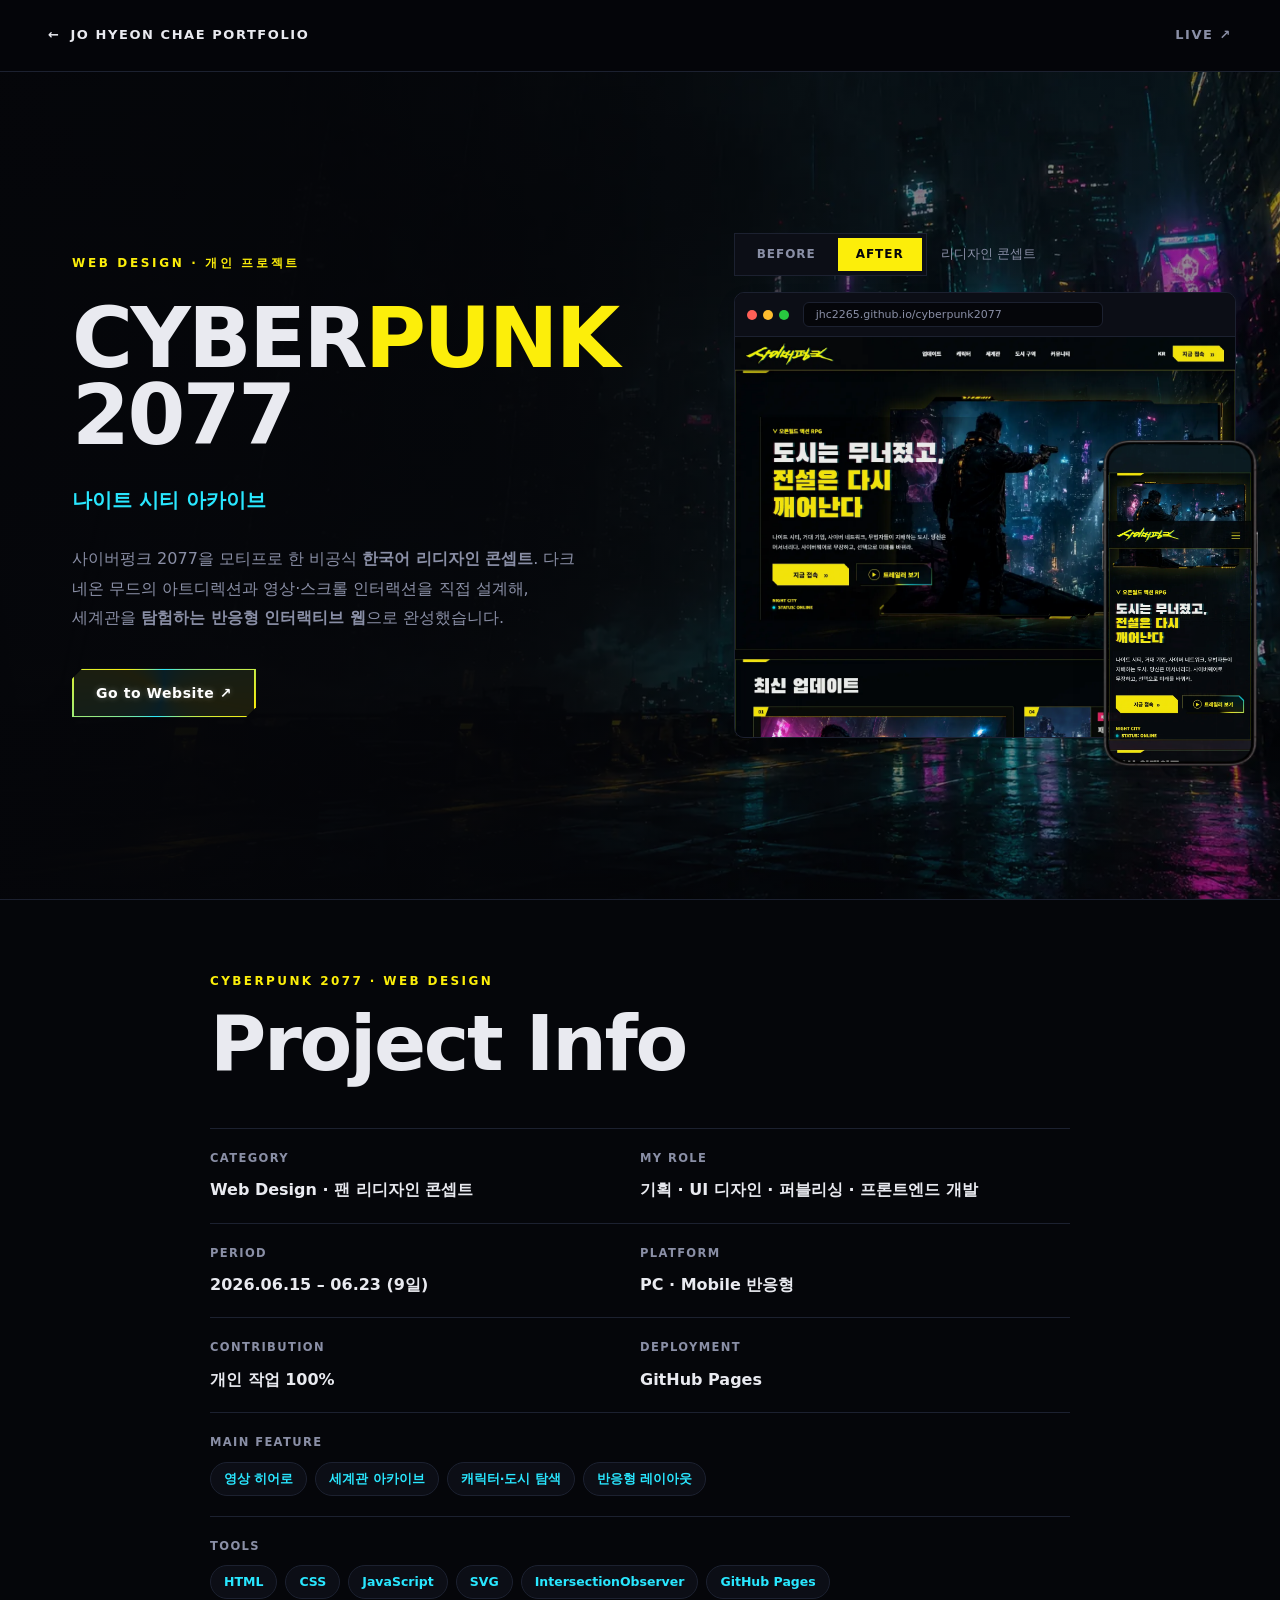
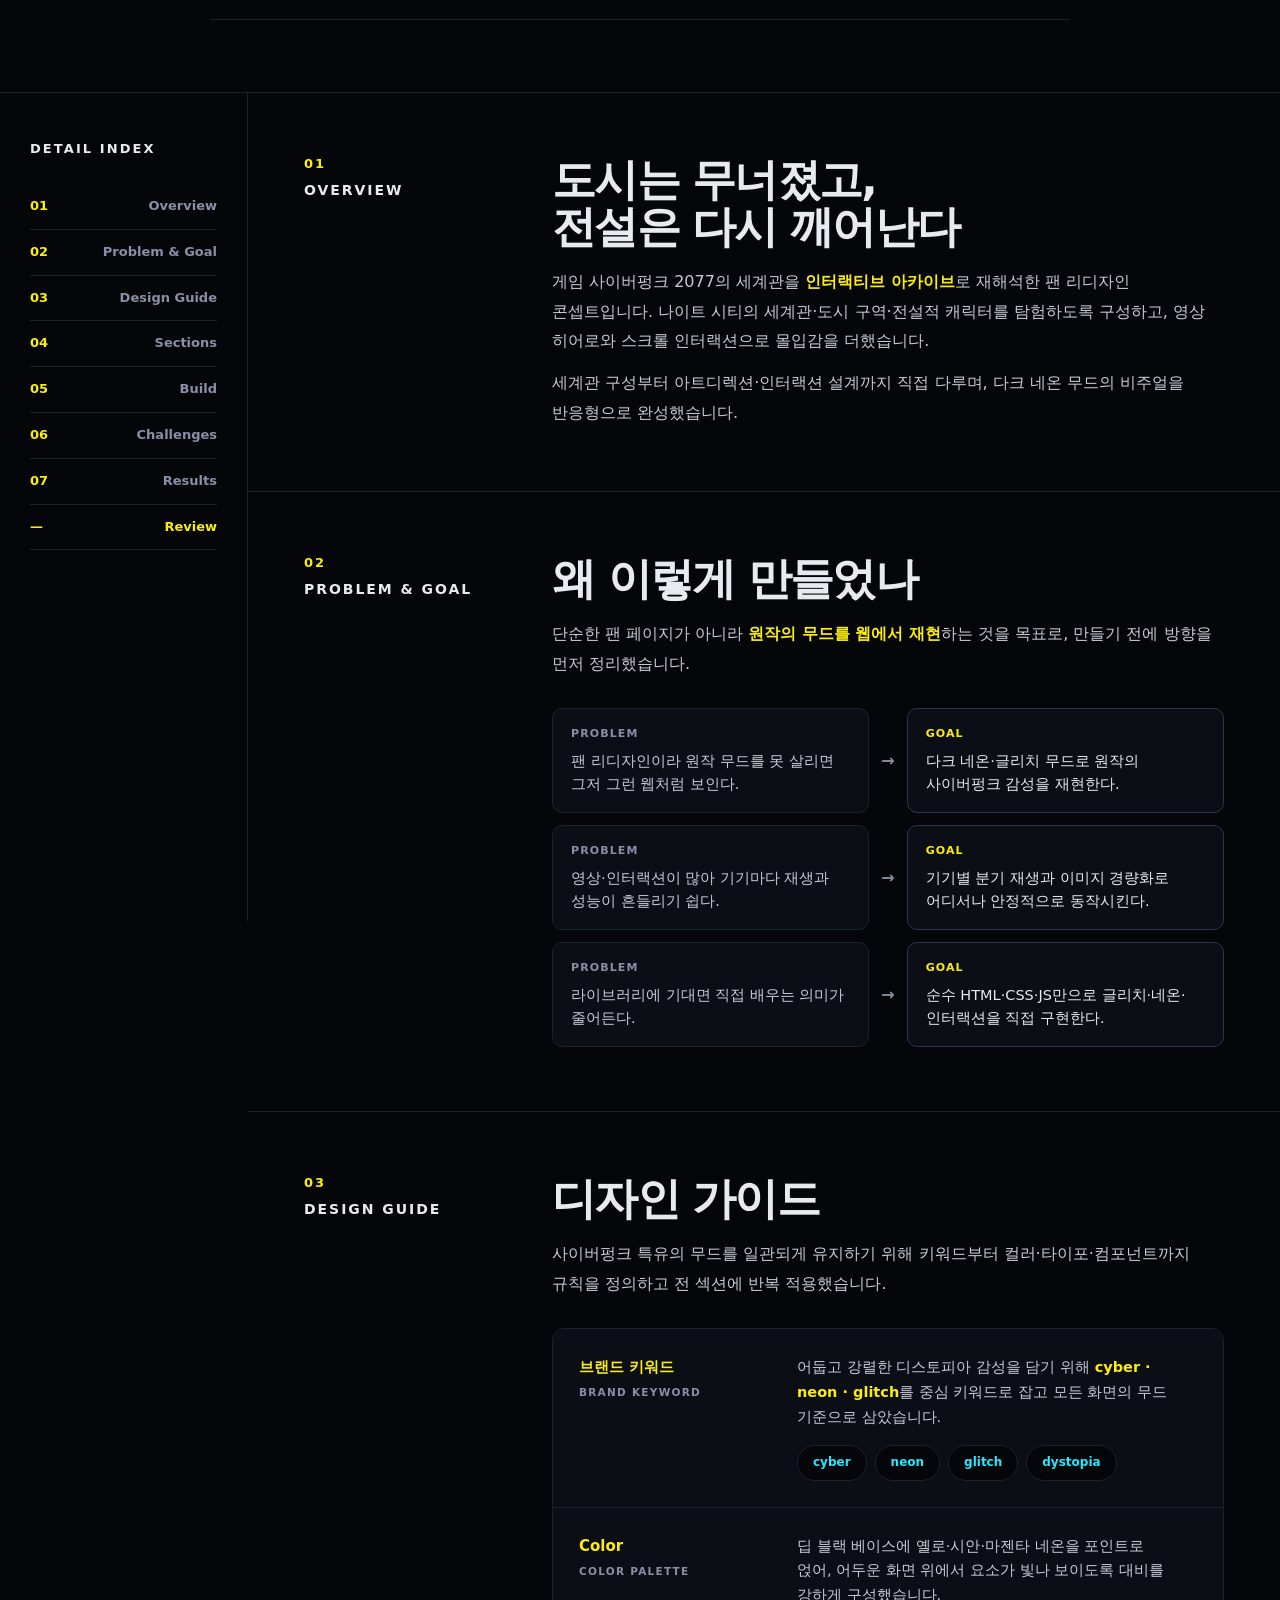
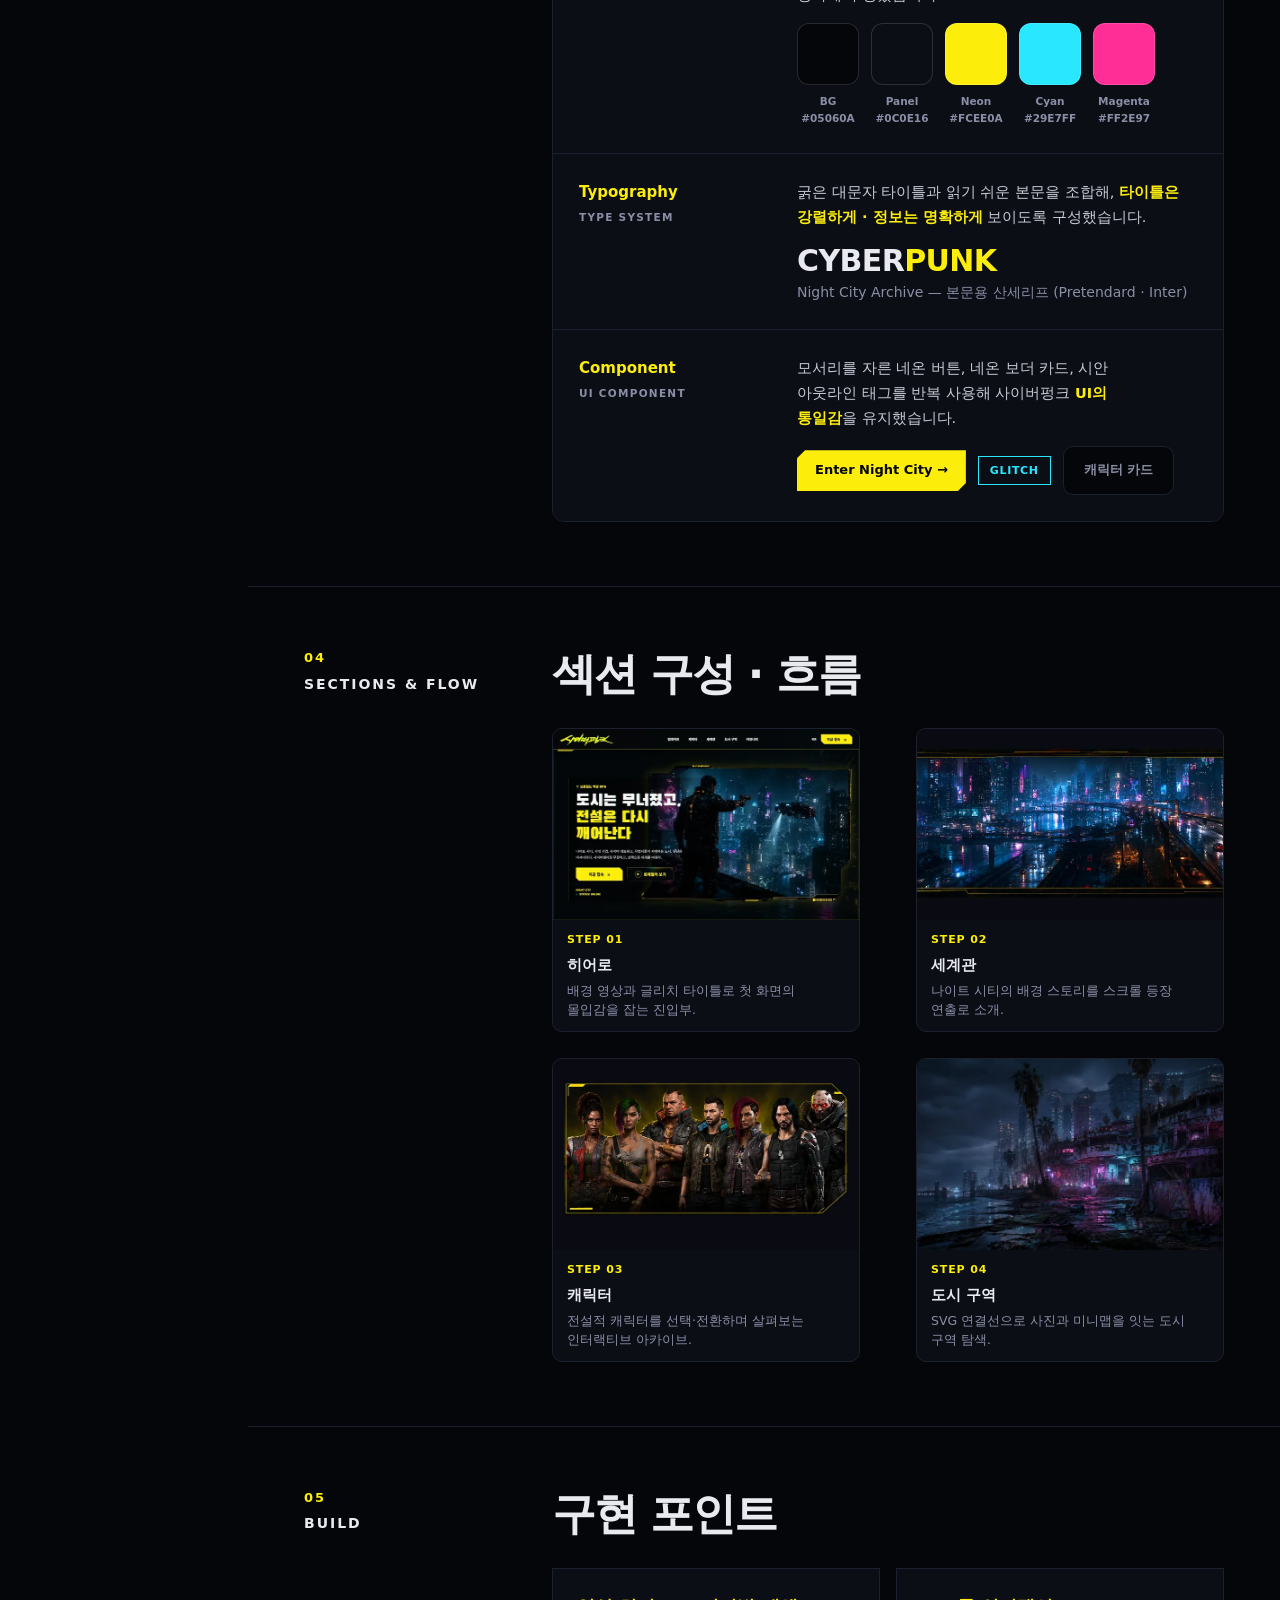
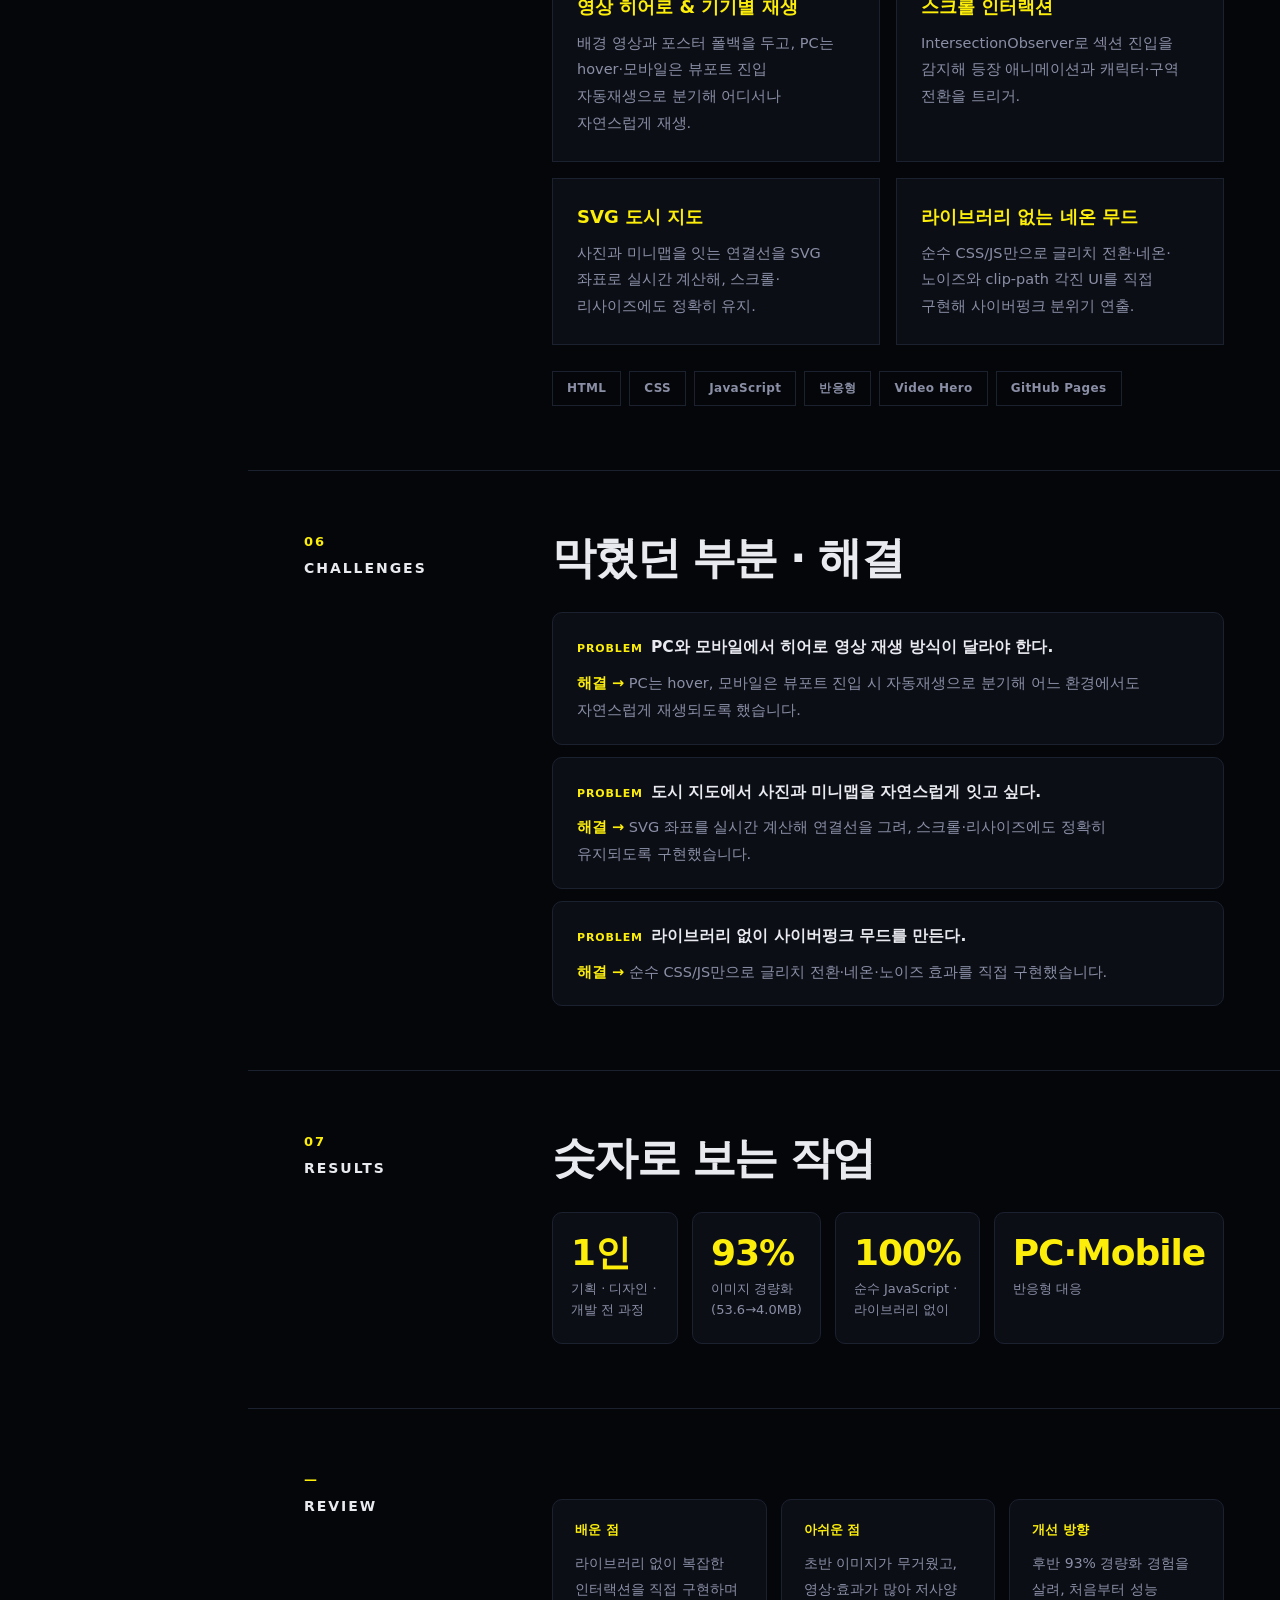
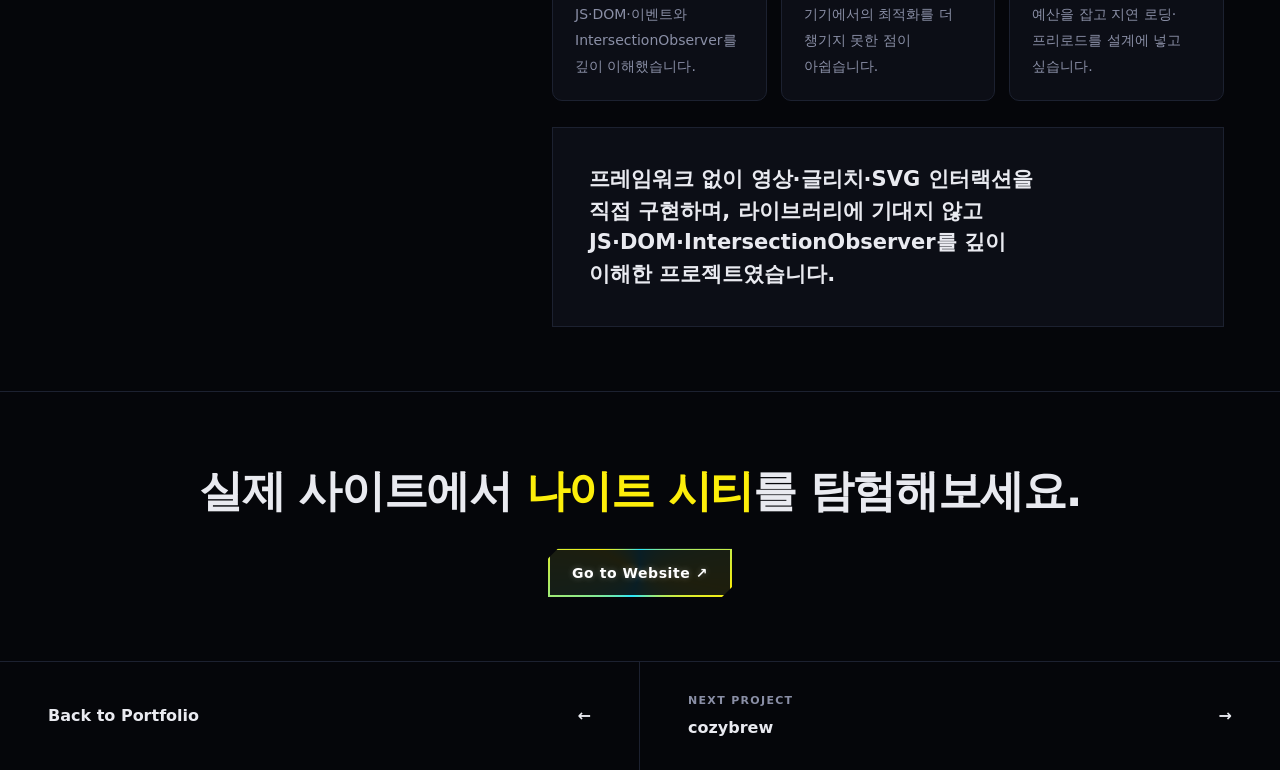
<file: project-cyberpunk.html>
<!DOCTYPE html>
<html lang="ko">
<head>
  <meta charset="UTF-8" />
  <meta name="viewport" content="width=device-width, initial-scale=1.0" />
  <title>Cyberpunk 2077 — Web Design | JO HYEON CHAE</title>
  <link rel="stylesheet" href="assets/css/grid.css">
  <style>
    :root {
      --bg: #05060a;
      --panel: #0c0e16;
      --line: #1c2130;
      --text: #e9eaf0;
      --muted: #8a8fa6;
      --neon: #fcee0a;
      --cyan: #29e7ff;
      --magenta: #ff2e97;
      font-family: Inter, "Pretendard", "Apple SD Gothic Neo", "Noto Sans KR", system-ui, sans-serif;

      /* Body typography. Every body-copy rule reads these three, so changing
         one here is the only edit needed — nothing else hard-codes a size,
         leading or measure. 1.85 rather than the usual 1.6 because Hangul has
         no ascenders or descenders and reads denser at the same value. */
      --body-lh: 1.85;
      --body-size: 16px;
      --body-measure: 900px;
    }

    body { margin: 0; background: var(--bg); color: var(--text); line-height: 1.6; }

    /* The page fills the viewport so backgrounds, rules and the nav reach both
       edges. Each top-level section adds --gutter to its own inline padding,
       which keeps the content itself on a centred 1440px grid. Below 1440px the
       gutter is 0, so narrow screens behave exactly as before. */

    .nav {
      position: sticky; top: 0; z-index: 10; height: 72px; padding: 0 calc(48px + var(--gutter));
      display: flex; justify-content: space-between; align-items: center;
      border-bottom: 1px solid var(--line);
      background: rgba(5, 6, 10, 0.85); backdrop-filter: blur(12px);
      letter-spacing: 0.12em; font-size: 13px; font-weight: 700;
    }

    .nav .back:hover { color: var(--neon); }

    .nav-links { display: flex; gap: 22px; align-items: center; color: var(--muted); }

    .nav-links a:hover { color: var(--neon); }

    .btn {
      display: inline-flex; align-items: center; gap: 8px; padding: 13px 24px;
      font-size: 14px; font-weight: 800; letter-spacing: 0.04em;
      clip-path: polygon(10px 0, 100% 0, 100% calc(100% - 10px), calc(100% - 10px) 100%, 0 100%, 0 10px);
      transition: transform 0.15s ease, box-shadow 0.15s ease;
    }

    @property --a { syntax: "<angle>"; inherits: false; initial-value: 0deg; }

    @keyframes btn-neon-spin { to { --a: 360deg; } }

    .btn.neon { position: relative; z-index: 0; background: transparent; color: #fff; text-shadow: 0 0 6px rgba(255,255,255,0.28); filter: drop-shadow(0 0 7px rgba(41,231,255,0.3)) drop-shadow(0 0 7px rgba(252,238,10,0.22)); transition: transform 0.15s ease, filter 0.25s ease; }

    .btn.neon::before {
      content: ""; position: absolute; inset: 0; z-index: -2;
      background: conic-gradient(from var(--a), var(--cyan) 0deg, var(--neon) 100deg, var(--cyan) 200deg, var(--neon) 300deg, var(--cyan) 360deg);
      animation: btn-neon-spin 4.5s linear infinite;
    }

    .btn.neon::after { content: ""; position: absolute; inset: 1.5px; z-index: -1; background: rgba(6,8,14,0.9); }

    .btn.neon:hover { transform: translateY(-2px); filter: drop-shadow(0 0 13px rgba(41,231,255,0.5)) drop-shadow(0 0 13px rgba(252,238,10,0.4)); }

    @media (prefers-reduced-motion: reduce) { .btn.neon::before { animation: none; } }

    /* Hero */

    .hero {
      padding-inline: var(--gutter);
      display: grid; grid-template-columns: 0.9fr 1.1fr; gap: 0;
      border-bottom: 1px solid var(--line); min-height: calc(100vh - 72px);
      background:
        linear-gradient(90deg, rgba(5,6,10,0.96) 0%, rgba(5,6,10,0.82) 40%, rgba(5,6,10,0.5) 72%, rgba(5,6,10,0.42) 100%),
        url("assets/projects/cyberpunk/hero-bg.webp") center / cover no-repeat;
    }

    .hero-text { padding: 64px 72px; display: flex; flex-direction: column; justify-content: center; gap: 22px; }

    .eyebrow { font-size: 12px; font-weight: 800; letter-spacing: 0.22em; text-transform: uppercase; color: var(--neon); margin: 0; }

    .title { margin: 6px 0 0; font-size: clamp(46px, 6.5vw, 104px); line-height: 0.92; letter-spacing: -0.03em; font-weight: 900; }

    .title span { color: var(--neon); }

    .subtitle { margin: 8px 0 0; font-size: 20px; font-weight: 700; color: var(--cyan); }

    .desc { margin: 6px 0 0; max-width: 520px; color: var(--muted); font-size: 16px; word-break: keep-all; }

    .hero-cta { margin-top: 14px; display: flex; gap: 12px; flex-wrap: wrap; }

    .hero-visual { position: relative; overflow: hidden; background: #000; }

    .hero-visual img { width: 100%; height: 100%; object-fit: cover; opacity: 0.96; }

    .hero-visual::after { content: ""; position: absolute; inset: 0; box-shadow: inset 0 0 120px rgba(5,6,10,0.9); pointer-events: none; }

    /* Section */

    /* direct children only: .section also appears nested inside .detail-layout,
       which supplies the gutter itself */

    .kicker { font-size: 12px; font-weight: 800; letter-spacing: 0.2em; text-transform: uppercase; color: var(--neon); margin: 0 0 14px; }

    .section h2 { margin: 0 0 18px; font-size: clamp(28px, 4vw, 46px); line-height: 1.05; letter-spacing: -0.03em; font-weight: 900; }

    .section p.lead { max-width: 760px; margin: 0; color: #c7cad6; font-size: 16px; word-break: keep-all; }

    .section b { color: var(--neon); font-weight: 700; }

    /* Screens grid */

    .shots { display: grid; grid-template-columns: 1fr 1fr; gap: 16px; margin-top: 30px; }

    .shot { position: relative; border: 1px solid var(--line); background: var(--panel); overflow: hidden; }

    .shot img { width: 100%; height: 100%; object-fit: cover; aspect-ratio: 16/10; transition: transform 0.5s ease; }

    .shot:hover img { transform: scale(1.04); }

    .shot figcaption { position: absolute; left: 0; bottom: 0; padding: 8px 14px; font-size: 12px; font-weight: 700; letter-spacing: 0.04em; background: rgba(5,6,10,0.72); border-top: 1px solid var(--line); border-right: 1px solid var(--line); color: var(--cyan); }

    .shot.wide { grid-column: 1 / -1; }

    .shot.wide img { aspect-ratio: 24/7; }

    /* Build points */

    .build { display: grid; grid-template-columns: repeat(2, 1fr); gap: 16px; margin-top: 30px; }

    .build-card { border: 1px solid var(--line); background: var(--panel); padding: 24px; }

    .build-card h3 { margin: 0 0 8px; font-size: 18px; color: var(--neon); }

    .build-card p { margin: 0; color: var(--muted); font-size: 14.5px; word-break: keep-all; }

    .chips span { border: 1px solid var(--line); color: var(--muted); font-size: 12px; font-weight: 700; letter-spacing: 0.03em; padding: 7px 14px; }

    .cta-band h2 { margin: 0 0 22px; font-size: clamp(26px, 4vw, 44px); font-weight: 900; letter-spacing: -0.03em; }

    .cta-band h2 span { color: var(--neon); }

    .bottom-nav a:hover { color: var(--neon); }

    @media (max-width: 900px) {
      .nav { padding: 0 20px; }
      .hero { grid-template-columns: 1fr; }
      .hero-text { border-right: 0; border-bottom: 1px solid var(--line); padding: 48px 24px; }
      .hero-visual { min-height: 320px; }
      .section, .cta-band { padding: 48px 24px; }
      .shots, .build, .bottom-nav { grid-template-columns: 1fr; }
    }

    /* Project Info meta (팀 페이지와 구조 통일) */

    .meta-tags span { border: 1px solid var(--line); background: var(--panel); border-radius: 999px; padding: 6px 13px; font-size: 12.5px; font-weight: 700; color: var(--cyan); }

    /* ==== Live device mockups (PC + phone, hover scroll) ==== */

    .hero-visual { display: flex; align-items: center; justify-content: center; padding: 48px 44px; overflow: visible; background: transparent; }

    .hero-visual::after { content: none !important; display: none !important; }

    .browser { border: 1px solid var(--line); border-radius: 10px; overflow: hidden; background: var(--panel); box-shadow: 0 8px 20px rgba(0,0,0,0.08); }

    .hero-visual .phone img { position: absolute; top: 1.54%; left: 4.53%; width: 90.95%; height: 97%; object-fit: cover; object-position: top; border-radius: 11% / 5%; z-index: 1; display: block; }

    .hero-phone { position: absolute; right: -22px; bottom: -28px; width: 156px; z-index: 3; filter: drop-shadow(0 10px 14px rgba(0,0,0,0.26)); }

    /* focus one device on hover: hovered grows & comes forward, the other tucks behind */

    /* ==== Hero Before / After toggle (공식 사이트 ↔ 리디자인) ==== */

    .ba-switch { display: flex; align-items: center; gap: 14px; margin-bottom: 16px; }

    .ba-seg { display: inline-flex; padding: 4px; gap: 4px; border: 1px solid var(--line); background: var(--panel); }

    .ba-seg button { appearance: none; border: 0; cursor: pointer; padding: 7px 18px; background: transparent; color: var(--muted); font: inherit; font-size: 12px; font-weight: 800; letter-spacing: 0.08em; text-transform: uppercase; transition: background 0.25s ease, color 0.25s ease; }

    .ba-seg button:hover { color: var(--text); }

    .ba-seg button[aria-pressed="true"] { background: var(--neon); color: #05060a; }

    .ba-note { margin: 0; font-size: 12.5px; color: var(--muted); white-space: nowrap; }

    /* 두 시점의 스크린샷을 겹쳐두고 opacity로 전환 */

    .hero-browser .browser-shot.autoscroll { position: relative; }

    .hero-visual .browser-shot.autoscroll img,
    .hero-visual .hero-phone img { transition: transform 5.5s ease-in-out, object-position 5.5s ease-in-out, opacity 0.45s ease; }

    .hero-visual .browser-shot.autoscroll img { position: absolute; top: 0; left: 0; }

    .hero-devices .ba-layer[data-when="before"] { opacity: 0; }

    .hero-devices[data-state="before"] .ba-layer[data-when="after"] { opacity: 0; }

    .hero-devices[data-state="before"] .ba-layer[data-when="before"] { opacity: 1; }

    @media (prefers-reduced-motion: reduce) {
      .hero-visual .browser-shot.autoscroll img, .hero-visual .hero-phone img { transition: opacity 0.45s ease; }
    }

    /* ==== Results / Flow / Challenges / Retrospective ==== */

    .stats { display: grid; grid-template-columns: repeat(4, 1fr); gap: 14px; margin-top: 30px; }

    .stat { border: 1px solid var(--line); background: var(--panel); border-radius: 10px; padding: 22px 18px; }

    .stat .num { font-size: clamp(24px, 3.2vw, 36px); font-weight: 900; letter-spacing: -0.03em; line-height: 1; color: var(--accent-2, var(--neon)); }

    .stat .lab { margin-top: 8px; font-size: 13px; color: var(--muted); word-break: keep-all; }

    .flow { display: flex; flex-wrap: wrap; align-items: center; gap: 8px 10px; margin-top: 30px; }

    .flow .node { border: 1px solid var(--line); background: var(--panel); border-radius: 8px; padding: 9px 15px; font-size: 14px; font-weight: 700; white-space: nowrap; }

    .flow .node.br { border-style: dashed; color: var(--muted); }

    .flow .arr { color: var(--muted); font-weight: 800; }

    .chall { display: grid; gap: 12px; margin-top: 30px; max-width: 900px; }

    .chall-item { border: 1px solid var(--line); background: var(--panel); border-radius: 10px; padding: 20px 24px; }

    .chall-item .q { margin: 0 0 8px; font-size: 15.5px; font-weight: 800; }

    .chall-item .q b { color: var(--accent-2, var(--neon)); font-size: 11px; font-weight: 800; letter-spacing: 0.08em; margin-right: 8px; }

    .chall-item .a { margin: 0; font-size: 14.5px; color: var(--muted); word-break: keep-all; }

    .chall-item .a b { color: var(--accent-2, var(--neon)); }

    .retro { margin-top: 28px; border-left: 3px solid var(--accent, var(--neon)); padding: 6px 0 6px 18px; max-width: 780px; }

    .retro p { margin: 0; font-size: 15px; color: var(--muted); word-break: keep-all; }

    .retro p b { color: var(--accent-2, var(--neon)); }

    @media (max-width: 900px) { .stats { grid-template-columns: repeat(2, 1fr); } }

    /* Flow storyboard (2x2) */

    .flow-board { display: grid; grid-template-columns: 1fr 1fr; gap: 26px 56px; margin-top: 30px; }

    .flow-step { position: relative; }

    .flow-step figure { margin: 0; border: 1px solid var(--line); border-radius: 10px; overflow: hidden; background: var(--panel); }

    .flow-step img { width: 100%; aspect-ratio: 16 / 10; object-fit: cover; display: block; }

    .flow-step figcaption { padding: 11px 14px; }

    .flow-step .n { display: block; font-size: 11px; font-weight: 800; letter-spacing: 0.08em; color: var(--accent-2, var(--neon)); margin-bottom: 3px; }

    .flow-step .nm { font-size: 15px; font-weight: 700; }

    @media (max-width: 640px) { .flow-board { grid-template-columns: 1fr; max-width: 400px; } }

    .flow-step .ds { display: block; margin-top: 5px; font-size: 12.5px; color: var(--muted); word-break: keep-all; line-height: 1.5; font-weight: 400; }

    /* Problem / Goal */

    .pg-cell { border: 1px solid var(--line); background: var(--panel); border-radius: 10px; padding: 16px 18px; font-size: 14.5px; color: #c7cad6; word-break: keep-all; }

    .pg-cell.g { color: var(--text); border-color: #2a3550; }

    .pg-cell.g .pg-tag { color: var(--neon); }

    /* Design Guide */

    .guide-row { display: grid; grid-template-columns: 190px 1fr; gap: 28px; padding: 26px; background: var(--panel); border-top: 1px solid var(--line); }

    .g-label { font-size: 15px; font-weight: 800; color: var(--neon); }

    .g-body p { margin: 0; font-size: 14.5px; color: #c7cad6; word-break: keep-all; line-height: 1.7; }

    .dd-kw { display: flex; flex-wrap: wrap; gap: 8px; }

    .dd-kw span { border: 1px solid var(--line); border-radius: 999px; padding: 7px 15px; font-size: 12px; font-weight: 700; color: var(--cyan); background: var(--bg); }

    .sw i { display: block; width: 62px; height: 62px; border-radius: 12px; border: 1px solid rgba(255,255,255,0.14); }

    .sw span { display: block; margin-top: 8px; font-size: 10.5px; color: var(--muted); font-weight: 700; }

    .type-demo .t-logo { font-size: 30px; font-weight: 900; letter-spacing: -0.02em; line-height: 1.05; color: var(--text); }

    .type-demo .t-logo span { color: var(--neon); }

    .demo-btn { display: inline-flex; align-items: center; gap: 6px; background: var(--neon); color: #05060a; padding: 10px 18px; font-size: 13px; font-weight: 800; clip-path: polygon(8px 0,100% 0,100% calc(100% - 8px),calc(100% - 8px) 100%,0 100%,0 8px); }

    .demo-tag { border: 1px solid var(--cyan); background: transparent; color: var(--cyan); padding: 5px 11px; font-size: 11px; font-weight: 800; letter-spacing: 0.06em; }

    .demo-card { border: 1px solid var(--line); background: var(--bg); border-radius: 10px; padding: 13px 20px; font-size: 13px; font-weight: 700; color: var(--muted); }

    /* Retrospective 3-split */

    .retro-card h3 { margin: 0 0 10px; font-size: 13px; font-weight: 800; color: var(--neon); }

    /* Detail Index (sticky side nav) */

    .side-index h2 { margin: 0 0 24px; font-size: 13px; letter-spacing: 0.16em; text-transform: uppercase; color: var(--text); }

    .side-index a:hover { color: var(--neon); }

    .side-index a span { font-weight: 800; color: var(--neon); }

    /* Scroll to top — 스크롤 중 언제든 맨 위로 */

    .to-top {
      position: fixed; right: 24px; bottom: 24px; z-index: 50;
      width: 46px; height: 46px; display: grid; place-items: center;
      border: 0; cursor: pointer; border-radius: 50%;
      background: var(--neon); color: #05060a;
      box-shadow: 0 6px 18px rgba(0, 0, 0, 0.18);
      opacity: 0; visibility: hidden; transform: translateY(8px);
      transition: opacity 0.25s ease, transform 0.25s ease, visibility 0.25s;
    }

    /* ── Korean typography pass ──
       1.6 reads tight for Hangul: with no ascenders or descenders, a line of
       Korean looks denser than the same value does in Latin, so body copy opens
       up to 1.75. p.lead drops to 700px because 760px ran 47-48 Korean
       characters per line, past the comfortable 35-45.
       text-wrap: pretty stops a lone word stranding on the last line; balance
       evens out heading line lengths. Browsers without text-wrap ignore it and
       render exactly as before. Display headings keep their tight leading —
       Hangul has no descenders, so it does not collide. */

    /* Size applies to running body copy only — card text (14.5px) and captions
       keep their own smaller scale, which --body-size must not flatten. */

    .desc { font-size: var(--body-size); }

    /* matches .section p.lead's specificity (0-2-1) so these actually win */
  
    /* ── 팀 스타일 2단 케이스스터디 본문 섹션 ── */
    .content .section { display: grid; grid-template-columns: 200px 1fr; gap: 48px; padding: 64px 56px; }
    .content .section h2.section-title { margin: 0; font-size: 14px; letter-spacing: 0.14em; text-transform: uppercase; font-weight: 700; }
    .content .section-number { display: block; margin-bottom: 12px; color: var(--accent-2, var(--neon)); font-size: 13px; font-weight: 700; }
    .content .section-body { min-width: 0; }
    .content .section-body > h3 { margin: 0 0 16px; font-size: clamp(26px, 3.4vw, 46px); line-height: 1.08; letter-spacing: -0.04em; font-weight: 700; word-break: keep-all; }
    .review-box { padding: 36px; border: 1px solid var(--line); background: var(--panel); margin-top: 26px; }
    .review-box p { margin: 0; font-size: 21px; line-height: 1.5; font-weight: 700; word-break: keep-all; }
    @media (max-width: 900px) { .content .section { grid-template-columns: 1fr; gap: 22px; padding: 48px 24px; } }

    /* Project Info 등장 — 스크롤로 닿으면 순차로 떠오른다 (HOLO·YENE와 같은 이징) */
    [data-reveal] .kicker,
    [data-reveal] .info-title,
    [data-reveal] .meta-item {
      opacity: 0; transform: translateY(38px);
      transition: opacity 0.7s cubic-bezier(.2,.7,.2,1), transform 0.7s cubic-bezier(.2,.7,.2,1);
    }
    [data-reveal].in .kicker,
    [data-reveal].in .info-title,
    [data-reveal].in .meta-item { opacity: 1; transform: none; }
    [data-reveal].in .info-title { transition-delay: .06s; }
    /* 같은 줄의 좌·우 칸은 같은 딜레이로 함께 — 가로 구분선이 갈라져 보이지 않게 */
    [data-reveal].in .meta-item:nth-child(1),
    [data-reveal].in .meta-item:nth-child(2) { transition-delay: .14s; }
    [data-reveal].in .meta-item:nth-child(3),
    [data-reveal].in .meta-item:nth-child(4) { transition-delay: .28s; }
    [data-reveal].in .meta-item:nth-child(5),
    [data-reveal].in .meta-item:nth-child(6) { transition-delay: .42s; }
    [data-reveal].in .meta-item:nth-child(7),
    [data-reveal].in .meta-item:nth-child(8) { transition-delay: .56s; }
    @media (prefers-reduced-motion: reduce) {
      [data-reveal] .kicker, [data-reveal] .info-title, [data-reveal] .meta-item {
        opacity: 1; transform: none; transition: none;
      }
    }
  </style>
</head>
<body>
  <main class="page">
    <header class="nav">
      <a class="back" href="index.html#work"><span>←</span><span>JO HYEON CHAE PORTFOLIO</span></a>
      <nav class="nav-links">
        <a href="https://jhc2265.github.io/cyberpunk2077/" target="_blank" rel="noopener">LIVE ↗</a>
      </nav>
    </header>

    <!-- Hero -->
    <section class="hero" id="top">
      <div class="hero-text">
        <p class="eyebrow">Web Design · 개인 프로젝트</p>
        <h1 class="title">CYBER<span>PUNK</span><br>2077</h1>
        <p class="subtitle">나이트 시티 아카이브</p>
        <p class="desc">
          사이버펑크 2077을 모티프로 한 비공식 <b>한국어 리디자인 콘셉트</b>.
          다크 네온 무드의 아트디렉션과 영상·스크롤 인터랙션을 직접 설계해, 세계관을 <b>탐험하는 반응형 인터랙티브 웹</b>으로 완성했습니다.
        </p>
        <div class="hero-cta">
          <a class="btn neon" href="https://jhc2265.github.io/cyberpunk2077/" target="_blank" rel="noopener">Go to Website ↗</a>
        </div>
      </div>
      <div class="hero-visual">
        <div class="hero-devices" data-state="after">
          <div class="ba-switch">
            <div class="ba-seg" role="group" aria-label="공식 사이트와 리디자인 비교">
              <button type="button" data-ba="before" aria-pressed="false">Before</button>
              <button type="button" data-ba="after" aria-pressed="true">After</button>
            </div>
            <p class="ba-note" data-ba-note>리디자인 콘셉트</p>
          </div>
          <div class="browser hero-browser">
            <div class="browser-bar"><span class="dot r"></span><span class="dot y"></span><span class="dot g"></span><span class="url" data-ba-url>jhc2265.github.io/cyberpunk2077</span></div>
            <div class="browser-shot autoscroll">
              <img class="ba-layer" data-when="after" src="assets/projects/cyberpunk/pc.webp" alt="Cyberpunk 2077 리디자인 데스크톱 화면">
              <img class="ba-layer" data-when="before" src="assets/projects/cyberpunk/before-pc.webp" alt="사이버펑크 2077 공식 사이트 데스크톱 화면">
            </div>
          </div>
          <div class="phone hero-phone autoscroll">
            <img class="ba-layer" data-when="after" src="assets/projects/cyberpunk/mobile.webp" alt="Cyberpunk 2077 리디자인 모바일 화면">
            <img class="ba-layer" data-when="before" src="assets/projects/cyberpunk/before-mobile.webp" alt="사이버펑크 2077 공식 사이트 모바일 화면">
          </div>
        </div>
      </div>
    </section>

    <!-- Project Info -->
    <section class="section" data-reveal>
      <div class="info-inner">
      <p class="kicker">Cyberpunk 2077 · Web Design</p>
      <h2 class="info-title">Project Info</h2>
      <div class="meta-row">
        <div class="meta-item"><span class="meta-label">Category</span><span class="meta-value">Web Design · 팬 리디자인 콘셉트</span></div>
        <div class="meta-item"><span class="meta-label">My Role</span><span class="meta-value">기획 · UI 디자인 · 퍼블리싱 · 프론트엔드 개발</span></div>
        <div class="meta-item"><span class="meta-label">Period</span><span class="meta-value">2026.06.15 – 06.23 (9일)</span></div>
        <div class="meta-item"><span class="meta-label">Platform</span><span class="meta-value">PC · Mobile 반응형</span></div>
        <div class="meta-item"><span class="meta-label">Contribution</span><span class="meta-value">개인 작업 100%</span></div>
        <div class="meta-item"><span class="meta-label">Deployment</span><span class="meta-value">GitHub Pages</span></div>
        <div class="meta-item" style="grid-column: 1 / -1;"><span class="meta-label">Main Feature</span><div class="meta-tags"><span>영상 히어로</span><span>세계관 아카이브</span><span>캐릭터·도시 탐색</span><span>반응형 레이아웃</span></div></div>
        <div class="meta-item" style="grid-column: 1 / -1;"><span class="meta-label">Tools</span><div class="meta-tags"><span>HTML</span><span>CSS</span><span>JavaScript</span><span>SVG</span><span>IntersectionObserver</span><span>GitHub Pages</span></div></div>
      </div>
      </div>
    </section>

    <!-- Body with Detail Index -->
    <div class="detail-layout">
      <aside class="side-index">
        <h2>Detail Index</h2>
        <a href="#overview"><span>01</span><em>Overview</em></a>
        <a href="#problem"><span>02</span><em>Problem &amp; Goal</em></a>
        <a href="#design"><span>03</span><em>Design Guide</em></a>
        <a href="#sections"><span>04</span><em>Sections</em></a>
        <a href="#build"><span>05</span><em>Build</em></a>
        <a href="#challenges"><span>06</span><em>Challenges</em></a>
        <a href="#results"><span>07</span><em>Results</em></a>
        <a href="#retro"><span>—</span><em>Review</em></a>
      </aside>
      <div class="content">
    <section class="section" id="overview">
      <h2 class="section-title"><span class="section-number">01</span>Overview</h2>
      <div class="section-body">
      <h3>도시는 무너졌고, 전설은 다시 깨어난다</h3>
      <p class="lead">
        게임 사이버펑크 2077의 세계관을 <b>인터랙티브 아카이브</b>로 재해석한 팬 리디자인 콘셉트입니다.
        나이트 시티의 세계관·도시 구역·전설적 캐릭터를 탐험하도록 구성하고, 영상 히어로와 스크롤 인터랙션으로 몰입감을 더했습니다.
      </p>
      <p class="lead">
        세계관 구성부터 아트디렉션·인터랙션 설계까지 직접 다루며, 다크 네온 무드의 비주얼을 반응형으로 완성했습니다.
      </p>
      </div>
    </section>

    <!-- Problem & Goal -->
    <section class="section" id="problem">
      <h2 class="section-title"><span class="section-number">02</span>Problem &amp; Goal</h2>
      <div class="section-body">
      <h3>왜 이렇게 만들었나</h3>
      <p class="lead">단순한 팬 페이지가 아니라 <b>원작의 무드를 웹에서 재현</b>하는 것을 목표로, 만들기 전에 방향을 먼저 정리했습니다.</p>
      <div class="pg">
        <div class="pg-row">
          <div class="pg-cell p"><span class="pg-tag">Problem</span>팬 리디자인이라 원작 무드를 못 살리면 그저 그런 웹처럼 보인다.</div>
          <div class="pg-arrow">→</div>
          <div class="pg-cell g"><span class="pg-tag">Goal</span>다크 네온·글리치 무드로 원작의 사이버펑크 감성을 재현한다.</div>
        </div>
        <div class="pg-row">
          <div class="pg-cell p"><span class="pg-tag">Problem</span>영상·인터랙션이 많아 기기마다 재생과 성능이 흔들리기 쉽다.</div>
          <div class="pg-arrow">→</div>
          <div class="pg-cell g"><span class="pg-tag">Goal</span>기기별 분기 재생과 이미지 경량화로 어디서나 안정적으로 동작시킨다.</div>
        </div>
        <div class="pg-row">
          <div class="pg-cell p"><span class="pg-tag">Problem</span>라이브러리에 기대면 직접 배우는 의미가 줄어든다.</div>
          <div class="pg-arrow">→</div>
          <div class="pg-cell g"><span class="pg-tag">Goal</span>순수 HTML·CSS·JS만으로 글리치·네온·인터랙션을 직접 구현한다.</div>
        </div>
      </div>
      </div>
    </section>

    <!-- Design Guide -->
    <section class="section" id="design">
      <h2 class="section-title"><span class="section-number">03</span>Design Guide</h2>
      <div class="section-body">
      <h3>디자인 가이드</h3>
      <p class="lead">사이버펑크 특유의 무드를 일관되게 유지하기 위해 키워드부터 컬러·타이포·컴포넌트까지 규칙을 정의하고 전 섹션에 반복 적용했습니다.</p>
      <div class="guide">
        <div class="guide-row">
          <div class="g-label">브랜드 키워드<small>Brand Keyword</small></div>
          <div class="g-body">
            <p>어둡고 강렬한 디스토피아 감성을 담기 위해 <b>cyber · neon · glitch</b>를 중심 키워드로 잡고 모든 화면의 무드 기준으로 삼았습니다.</p>
            <div class="dd-kw"><span>cyber</span><span>neon</span><span>glitch</span><span>dystopia</span></div>
          </div>
        </div>
        <div class="guide-row">
          <div class="g-label">Color<small>Color Palette</small></div>
          <div class="g-body">
            <p>딥 블랙 베이스에 옐로·시안·마젠타 네온을 포인트로 얹어, 어두운 화면 위에서 요소가 빛나 보이도록 대비를 강하게 구성했습니다.</p>
            <div class="swatches">
              <div class="sw"><i style="background:#05060a"></i><span>BG<br>#05060A</span></div>
              <div class="sw"><i style="background:#0c0e16"></i><span>Panel<br>#0C0E16</span></div>
              <div class="sw"><i style="background:#fcee0a"></i><span>Neon<br>#FCEE0A</span></div>
              <div class="sw"><i style="background:#29e7ff"></i><span>Cyan<br>#29E7FF</span></div>
              <div class="sw"><i style="background:#ff2e97"></i><span>Magenta<br>#FF2E97</span></div>
            </div>
          </div>
        </div>
        <div class="guide-row">
          <div class="g-label">Typography<small>Type System</small></div>
          <div class="g-body">
            <p>굵은 대문자 타이틀과 읽기 쉬운 본문을 조합해, <b>타이틀은 강렬하게 · 정보는 명확하게</b> 보이도록 구성했습니다.</p>
            <div class="type-demo">
              <span class="t-logo">CYBER<span>PUNK</span></span>
              <span class="t-body">Night City Archive — 본문용 산세리프 (Pretendard · Inter)</span>
            </div>
          </div>
        </div>
        <div class="guide-row">
          <div class="g-label">Component<small>UI Component</small></div>
          <div class="g-body">
            <p>모서리를 자른 네온 버튼, 네온 보더 카드, 시안 아웃라인 태그를 반복 사용해 사이버펑크 <b>UI의 통일감</b>을 유지했습니다.</p>
            <div class="comp-demo">
              <span class="demo-btn">Enter Night City →</span>
              <span class="demo-tag">GLITCH</span>
              <span class="demo-card">캐릭터 카드</span>
            </div>
          </div>
        </div>
      </div>
      </div>
    </section>

    <!-- Sections & Flow -->
    <section class="section" id="sections">
      <h2 class="section-title"><span class="section-number">04</span>Sections &amp; Flow</h2>
      <div class="section-body">
      <h3>섹션 구성 · 흐름</h3>
      <div class="flow-board">
        <div class="flow-step"><figure><img src="assets/projects/cyberpunk/flow-hero.webp" alt="히어로 화면" loading="lazy"><figcaption><span class="n">STEP 01</span><span class="nm">히어로</span><span class="ds">배경 영상과 글리치 타이틀로 첫 화면의 몰입감을 잡는 진입부.</span></figcaption></figure></div>
        <div class="flow-step"><figure><img src="assets/projects/cyberpunk/flow-world.webp" alt="세계관 화면" loading="lazy"><figcaption><span class="n">STEP 02</span><span class="nm">세계관</span><span class="ds">나이트 시티의 배경 스토리를 스크롤 등장 연출로 소개.</span></figcaption></figure></div>
        <div class="flow-step"><figure><img src="assets/projects/cyberpunk/flow-char.webp" alt="캐릭터 화면" loading="lazy"><figcaption><span class="n">STEP 03</span><span class="nm">캐릭터</span><span class="ds">전설적 캐릭터를 선택·전환하며 살펴보는 인터랙티브 아카이브.</span></figcaption></figure></div>
        <div class="flow-step"><figure><img src="assets/projects/cyberpunk/flow-district.webp" alt="도시 구역 화면" loading="lazy"><figcaption><span class="n">STEP 04</span><span class="nm">도시 구역</span><span class="ds">SVG 연결선으로 사진과 미니맵을 잇는 도시 구역 탐색.</span></figcaption></figure></div>
      </div>
      </div>
    </section>
    <section class="section" id="build">
      <h2 class="section-title"><span class="section-number">05</span>Build</h2>
      <div class="section-body">
      <h3>구현 포인트</h3>
      <div class="build">
        <div class="build-card"><h3>영상 히어로 &amp; 기기별 재생</h3><p>배경 영상과 포스터 폴백을 두고, PC는 hover·모바일은 뷰포트 진입 자동재생으로 분기해 어디서나 자연스럽게 재생.</p></div>
        <div class="build-card"><h3>스크롤 인터랙션</h3><p>IntersectionObserver로 섹션 진입을 감지해 등장 애니메이션과 캐릭터·구역 전환을 트리거.</p></div>
        <div class="build-card"><h3>SVG 도시 지도</h3><p>사진과 미니맵을 잇는 연결선을 SVG 좌표로 실시간 계산해, 스크롤·리사이즈에도 정확히 유지.</p></div>
        <div class="build-card"><h3>라이브러리 없는 네온 무드</h3><p>순수 CSS/JS만으로 글리치 전환·네온·노이즈와 clip-path 각진 UI를 직접 구현해 사이버펑크 분위기 연출.</p></div>
      </div>
      <div class="chips">
        <span>HTML</span><span>CSS</span><span>JavaScript</span><span>반응형</span><span>Video Hero</span><span>GitHub Pages</span>
      </div>
      </div>
    </section>

    <!-- Challenges -->
    <section class="section" id="challenges">
      <h2 class="section-title"><span class="section-number">06</span>Challenges</h2>
      <div class="section-body">
      <h3>막혔던 부분 &middot; 해결</h3>
      <div class="chall"><div class="chall-item"><p class="q"><b>PROBLEM</b>PC와 모바일에서 히어로 영상 재생 방식이 달라야 한다.</p><p class="a"><b>해결 &rarr;</b> PC는 hover, 모바일은 뷰포트 진입 시 자동재생으로 분기해 어느 환경에서도 자연스럽게 재생되도록 했습니다.</p></div><div class="chall-item"><p class="q"><b>PROBLEM</b>도시 지도에서 사진과 미니맵을 자연스럽게 잇고 싶다.</p><p class="a"><b>해결 &rarr;</b> SVG 좌표를 실시간 계산해 연결선을 그려, 스크롤&middot;리사이즈에도 정확히 유지되도록 구현했습니다.</p></div><div class="chall-item"><p class="q"><b>PROBLEM</b>라이브러리 없이 사이버펑크 무드를 만든다.</p><p class="a"><b>해결 &rarr;</b> 순수 CSS/JS만으로 글리치 전환&middot;네온&middot;노이즈 효과를 직접 구현했습니다.</p></div></div>
      </div>
    </section>
    <section class="section" id="results">
      <h2 class="section-title"><span class="section-number">07</span>Results</h2>
      <div class="section-body">
      <h3>숫자로 보는 작업</h3>
      <div class="stats"><div class="stat"><div class="num">1인</div><div class="lab">기획 · 디자인 · 개발 전 과정</div></div><div class="stat"><div class="num">93%</div><div class="lab">이미지 경량화 (53.6&rarr;4.0MB)</div></div><div class="stat"><div class="num">100%</div><div class="lab">순수 JavaScript · 라이브러리 없이</div></div><div class="stat"><div class="num">PC·Mobile</div><div class="lab">반응형 대응</div></div></div>
      </div>
    </section>
    <section class="section" id="retro">
      <h2 class="section-title"><span class="section-number">—</span>Review</h2>
      <div class="section-body">
      <div class="retro-grid">
        <div class="retro-card"><h3>배운 점</h3><p>라이브러리 없이 복잡한 인터랙션을 직접 구현하며 JS·DOM·이벤트와 IntersectionObserver를 깊이 이해했습니다.</p></div>
        <div class="retro-card"><h3>아쉬운 점</h3><p>초반 이미지가 무거웠고, 영상·효과가 많아 저사양 기기에서의 최적화를 더 챙기지 못한 점이 아쉽습니다.</p></div>
        <div class="retro-card"><h3>개선 방향</h3><p>후반 93% 경량화 경험을 살려, 처음부터 성능 예산을 잡고 지연 로딩·프리로드를 설계에 넣고 싶습니다.</p></div>
      </div>
      <div class="review-box"><p>프레임워크 없이 영상·글리치·SVG 인터랙션을 직접 구현하며, 라이브러리에 기대지 않고 JS·DOM·IntersectionObserver를 깊이 이해한 프로젝트였습니다.</p></div>
      </div>
    </section>
      </div>
    </div>
    <section class="cta-band">
      <h2>실제 사이트에서 <span>나이트 시티</span>를 탐험해보세요.</h2>
      <a class="btn neon" href="https://jhc2265.github.io/cyberpunk2077/" target="_blank" rel="noopener">Go to Website ↗</a>
    </section>

    <footer class="bottom-nav">
      <a href="index.html#work"><span>Back to Portfolio</span><span>←</span></a>
      <a class="next" href="project-cozybrew.html">
        <span class="next-label"><em>Next Project</em><strong>cozybrew</strong></span>
        <span>→</span>
      </a>
    </footer>
  </main>
  <script>
  /* Detail Index scroll-spy — 현재 섹션 목차 항목을 강조색으로 하이라이트 */
  (function () {
    var idx = document.querySelector('.side-index');
    if (!idx) return;
    var links = [].slice.call(idx.querySelectorAll('a[href^="#"]'));
    if (!links.length) return;
    var probe = idx.querySelector('a span');
    var accent = probe ? getComputedStyle(probe).color : '';
    var byId = {}, sections = [];
    links.forEach(function (a) {
      var el = document.getElementById(a.getAttribute('href').slice(1));
      if (el) { byId[el.id] = a; sections.push(el); }
    });
    if (!sections.length) return;
    var current = null;
    function paint(a, on) {
      var lbl = a.querySelector('em') || a;
      a.style.fontWeight = on ? '700' : '';
      if (accent) lbl.style.color = on ? accent : '';
      a.classList.toggle('active', on);
    }
    function setActive(a) {
      if (current === a) return;
      if (current) paint(current, false);
      paint(a, true);
      current = a;
    }
    var io = new IntersectionObserver(function (entries) {
      var vis = entries.filter(function (e) { return e.isIntersecting; });
      if (!vis.length) return;
      vis.sort(function (x, y) { return x.boundingClientRect.top - y.boundingClientRect.top; });
      var a = byId[vis[0].target.id];
      if (a) setActive(a);
    }, { rootMargin: '-30% 0px -45% 0px', threshold: 0 });
    sections.forEach(function (s) { io.observe(s); });
  })();

  /* Hero Before / After — 히어로 목업을 공식 사이트 / 리디자인으로 전환 */
  (function () {
    var devices = document.querySelector('.hero-devices');
    var seg = document.querySelector('.ba-seg');
    if (!devices || !seg) return;
    var url = document.querySelector('[data-ba-url]');
    var note = document.querySelector('[data-ba-note]');
    var COPY = {
      before: { url: 'cyberpunk.net', note: '공식 사이트' },
      after: { url: 'jhc2265.github.io/cyberpunk2077', note: '리디자인 콘셉트' }
    };
    seg.addEventListener('click', function (e) {
      var btn = e.target.closest('button[data-ba]');
      if (!btn) return;
      var state = btn.dataset.ba;
      if (devices.dataset.state === state) return;
      devices.dataset.state = state;
      seg.querySelectorAll('button[data-ba]').forEach(function (b) {
        b.setAttribute('aria-pressed', String(b.dataset.ba === state));
      });
      if (url) url.textContent = COPY[state].url;
      if (note) note.textContent = COPY[state].note;
    });
  })();
  </script>
  <button class="to-top" type="button" aria-label="맨 위로">
    <svg viewBox="0 0 24 24" width="18" height="18" fill="none" stroke="currentColor" stroke-width="2.2" stroke-linecap="round" stroke-linejoin="round" aria-hidden="true" focusable="false"><path d="M12 19V5M5 12l7-7 7 7"/></svg>
  </button>
  <script>
  /* Scroll to top — 조금 내려가면 나타나고, 누르면 맨 위로 */
  (function () {
    var btn = document.querySelector('.to-top');
    if (!btn) return;
    function sync() { btn.classList.toggle('show', window.scrollY > 500); }
    sync();
    window.addEventListener('scroll', sync, { passive: true });
    btn.addEventListener('click', function () {
      var reduce = window.matchMedia('(prefers-reduced-motion: reduce)').matches;
      window.scrollTo({ top: 0, behavior: reduce ? 'auto' : 'smooth' });
    });
  })();
  </script>
  <script>
  /* Project Info — 스크롤로 닿으면 등장. 한 번 보이면 관찰을 끊는다 */
  (function () {
    var targets = document.querySelectorAll('[data-reveal]');
    if (!targets.length) return;
    if (!('IntersectionObserver' in window)) {
      targets.forEach(function (el) { el.classList.add('in'); });
      return;
    }
    var obs = new IntersectionObserver(function (entries) {
      entries.forEach(function (e) {
        if (e.isIntersecting) { e.target.classList.add('in'); obs.unobserve(e.target); }
      });
    }, { threshold: 0.2 });
    targets.forEach(function (el) { obs.observe(el); });
  })();
  </script>
</body>
</html>
</file>
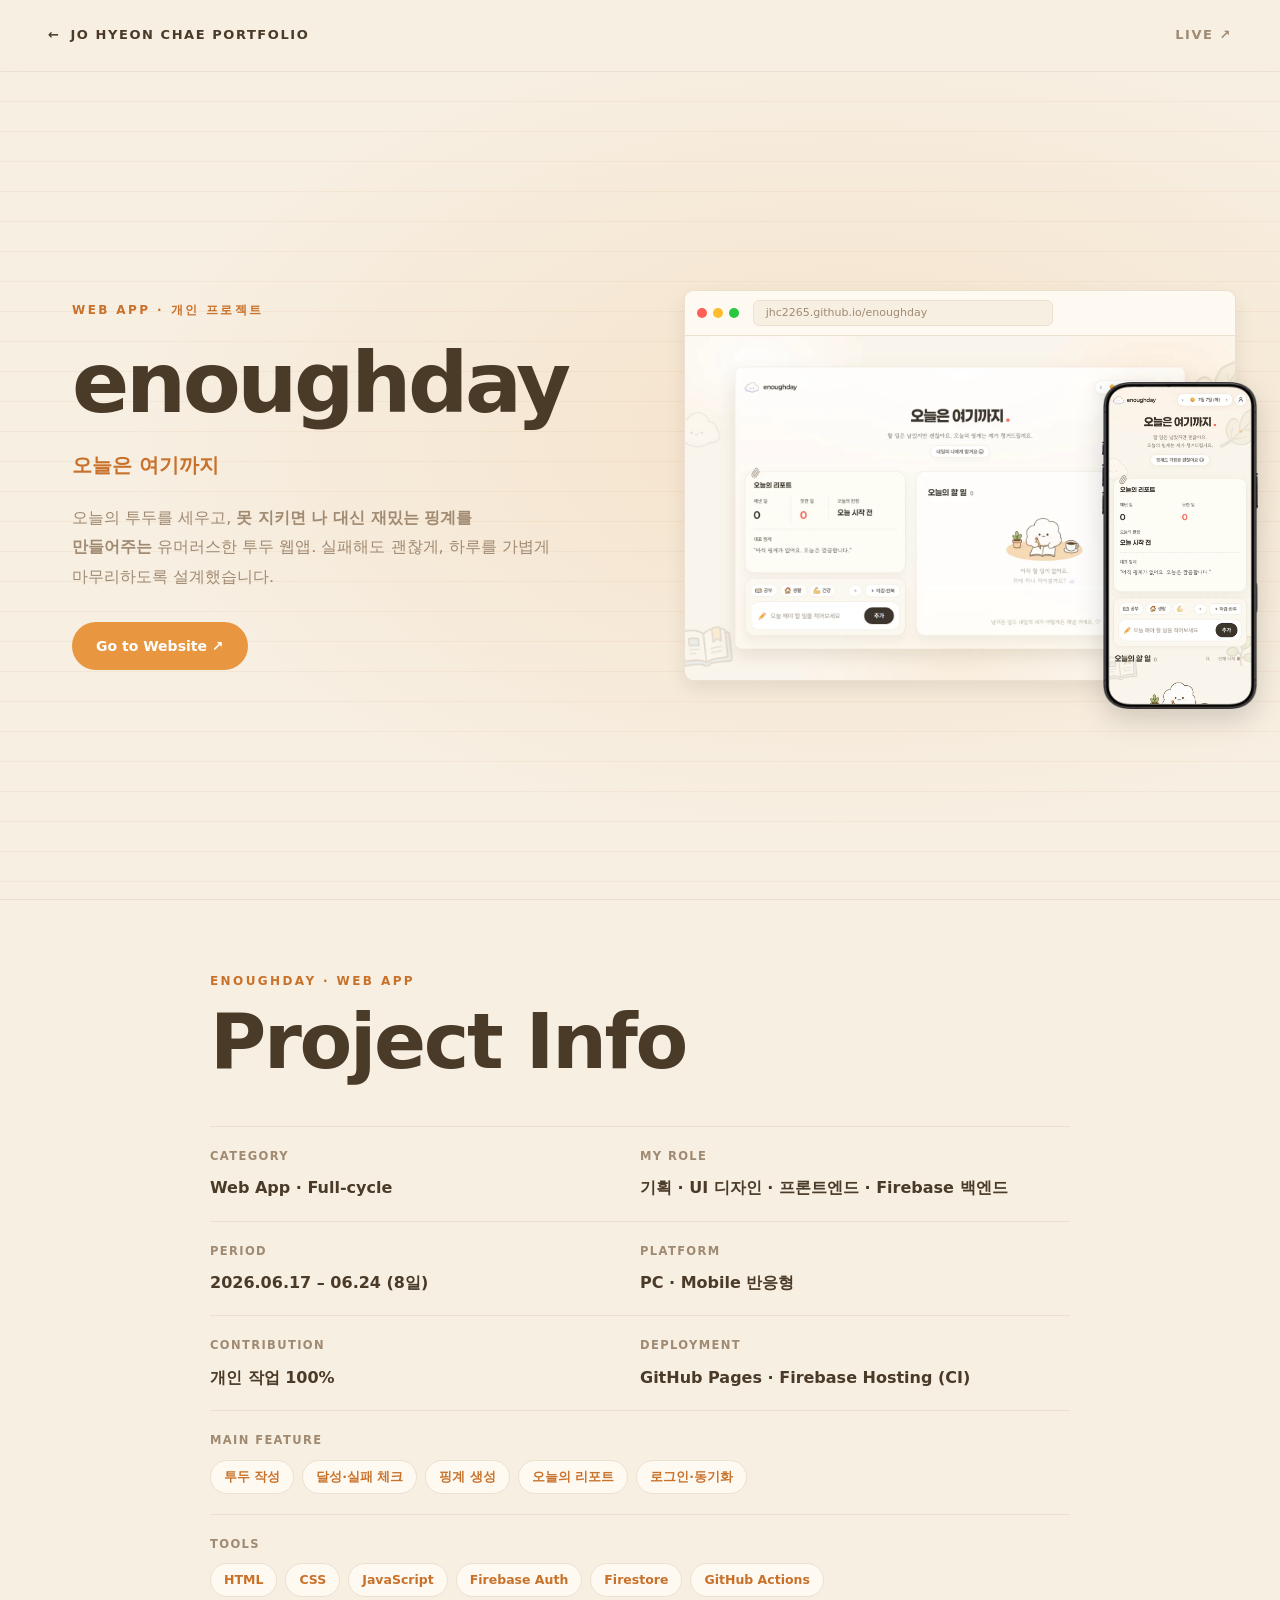
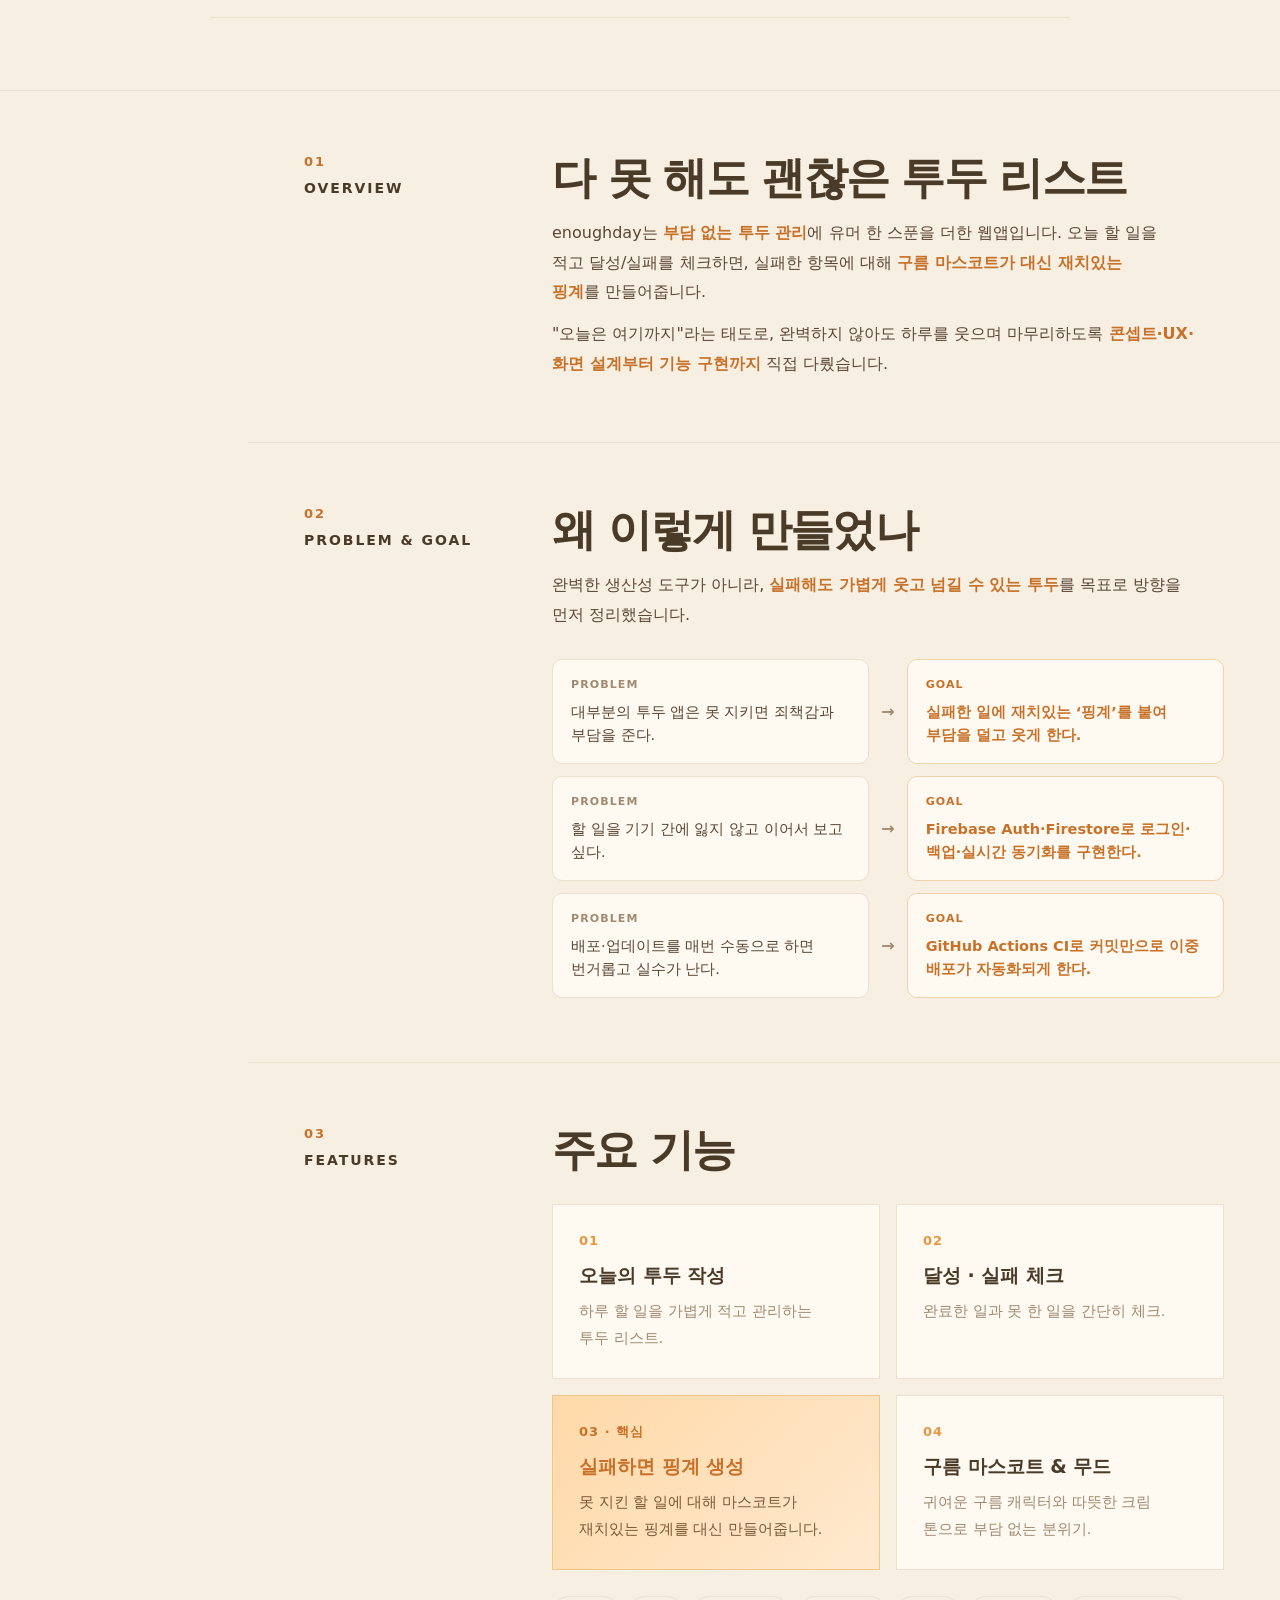
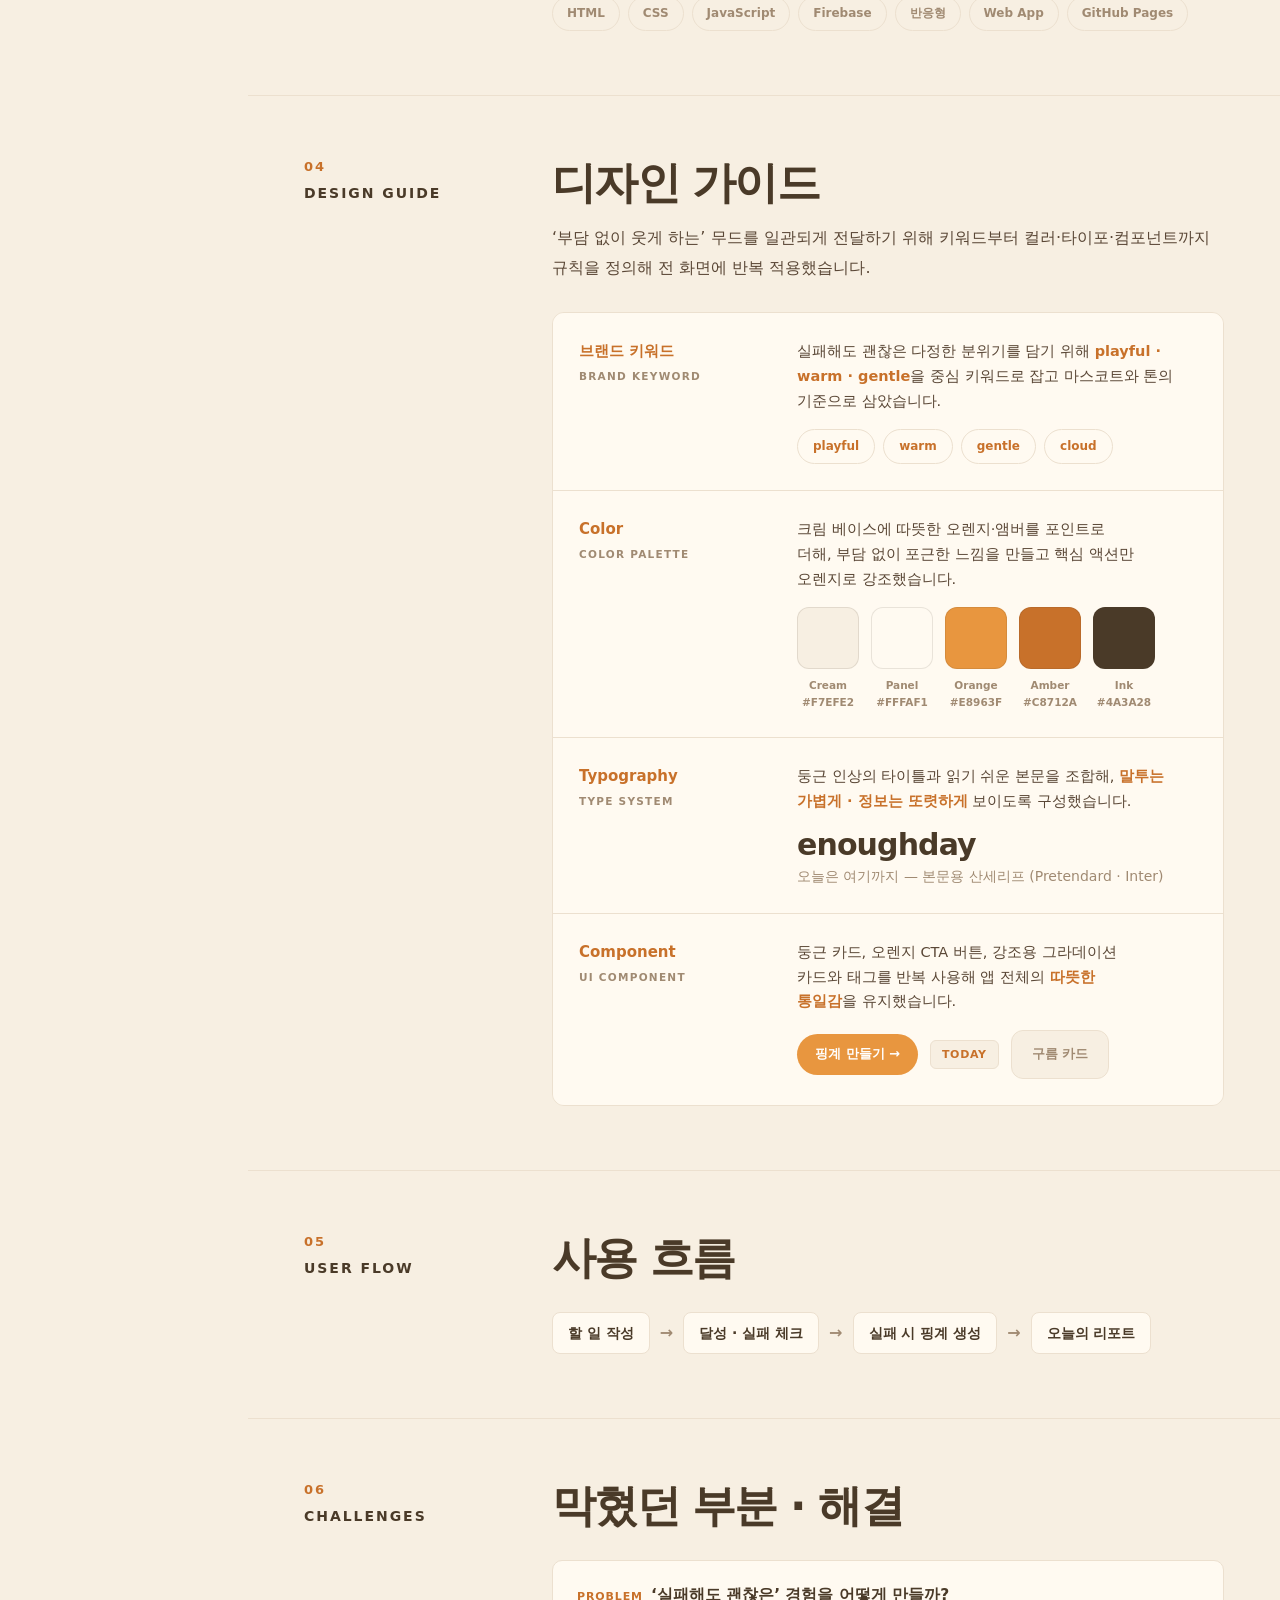
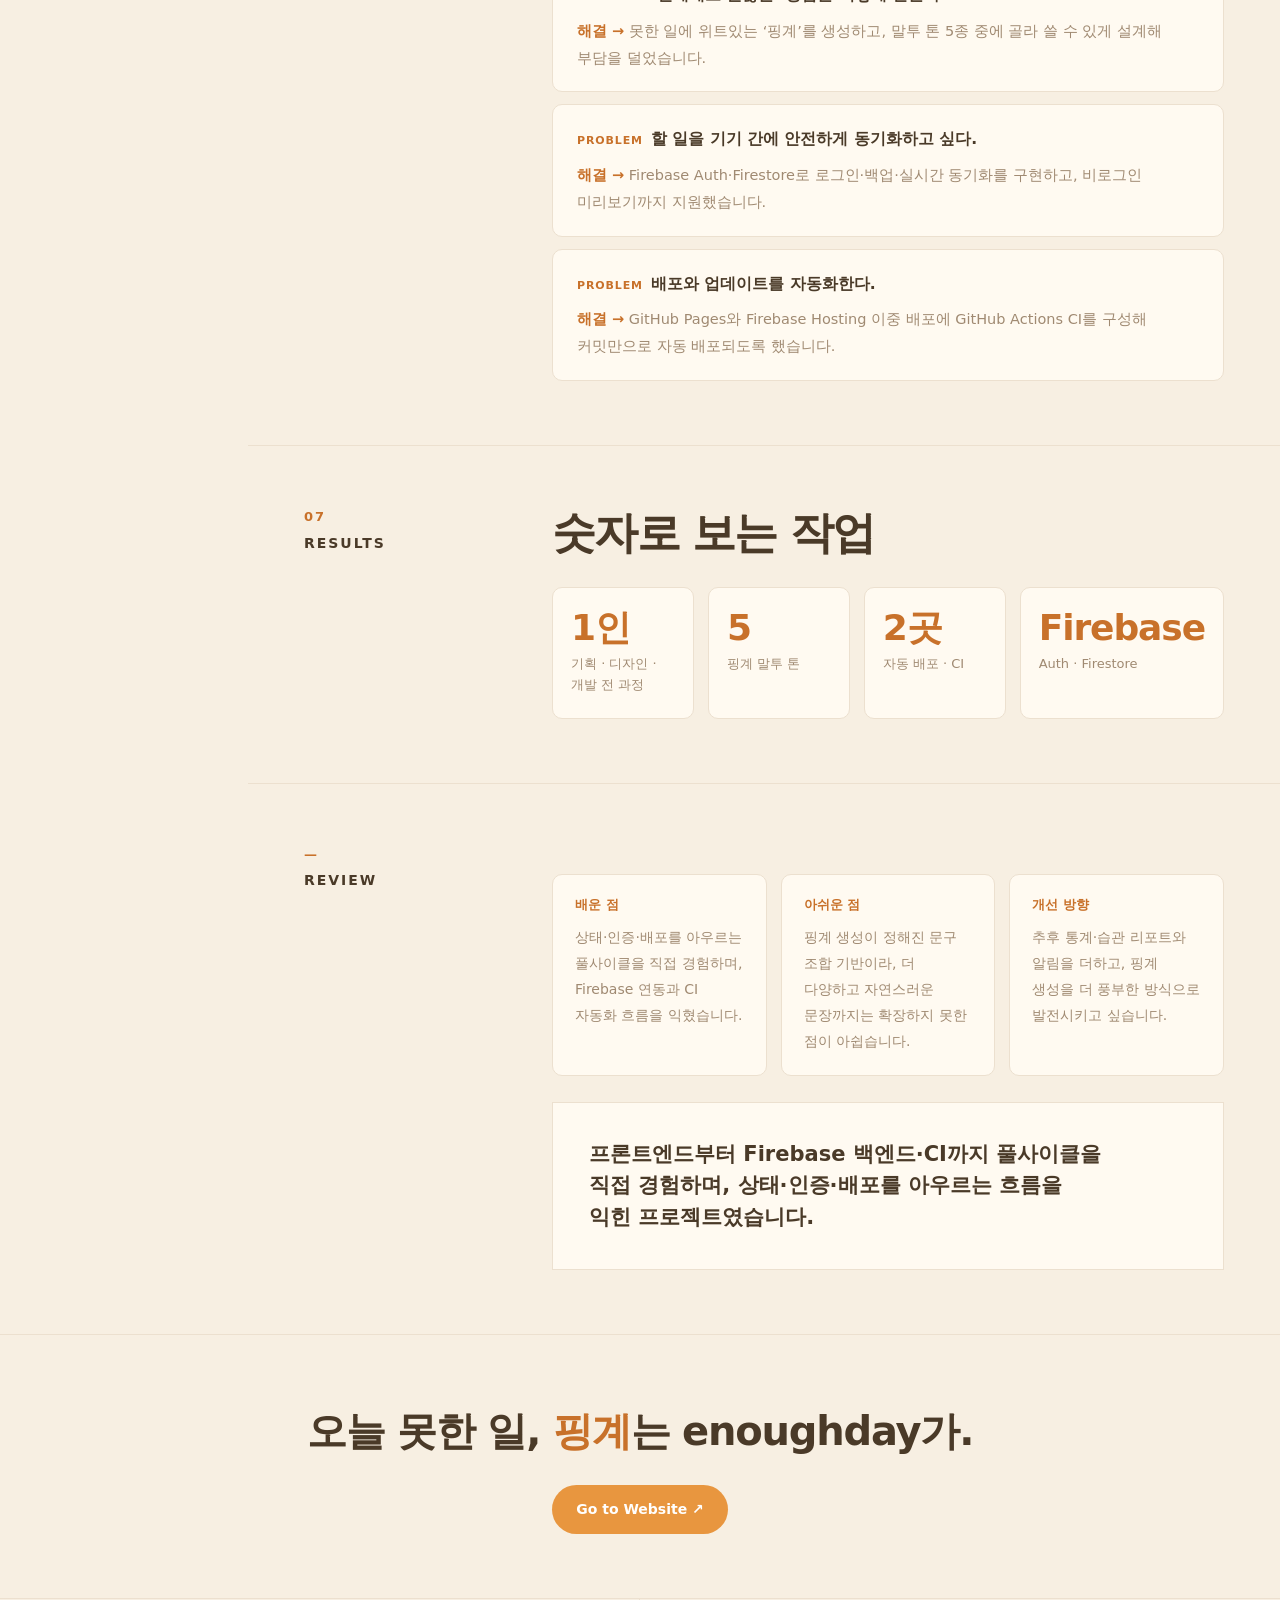
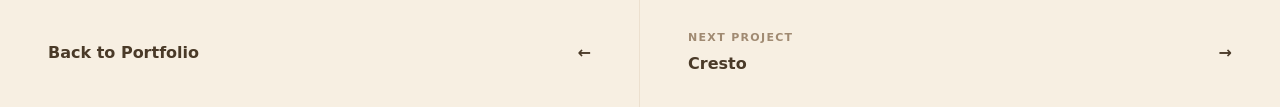
<file: project-enoughday.html>
<!DOCTYPE html>
<html lang="ko">
<head>
  <meta charset="UTF-8" />
  <meta name="viewport" content="width=device-width, initial-scale=1.0" />
  <title>enoughday — Web App | JO HYEON CHAE</title>
  <link rel="stylesheet" href="assets/css/grid.css">
  <style>
    :root {
      --bg: #f7efe2; --ink: #4a3a28; --muted: #a08a72; --line: #ece0cf;
      --panel: #fffaf1; --accent: #e8963f; --accent-2: #c8712a;
      font-family: Inter, "Pretendard", "Apple SD Gothic Neo", "Noto Sans KR", system-ui, sans-serif;

      /* Body typography. Every body-copy rule reads these three, so changing
         one here is the only edit needed — nothing else hard-codes a size,
         leading or measure. 1.85 rather than the usual 1.6 because Hangul has
         no ascenders or descenders and reads denser at the same value. */
      --body-lh: 1.85;
      --body-size: 16px;
      --body-measure: 900px;
    }

    body { margin: 0; background: var(--bg); color: var(--ink); line-height: 1.6; }

    /* The page fills the viewport so backgrounds, rules and the nav reach both
       edges. Each top-level section adds --gutter to its own inline padding,
       which keeps the content itself on a centred 1440px grid. Below 1440px the
       gutter is 0, so narrow screens behave exactly as before. */

    .nav { position: sticky; top: 0; z-index: 10; height: 72px; padding: 0 calc(48px + var(--gutter)); display: flex; justify-content: space-between; align-items: center; border-bottom: 1px solid var(--line); background: rgba(247,239,226,0.9); backdrop-filter: blur(12px); letter-spacing: 0.12em; font-size: 13px; font-weight: 700; }

    .nav .back:hover, .nav-links a:hover { color: var(--accent-2); }

    .nav-links { color: var(--muted); }

    .btn { display: inline-flex; align-items: center; gap: 8px; padding: 13px 24px; border-radius: 999px; font-size: 14px; font-weight: 800; transition: transform 0.15s ease; }

    .btn.solid { background: var(--accent); color: #fff; }

    .btn.solid:hover { transform: translateY(-2px); }

    .hero {
      padding-inline: var(--gutter); display: grid; grid-template-columns: 0.88fr 1.12fr; min-height: calc(100vh - 72px); border-bottom: 1px solid var(--line);
      /* Notepad ruling: a todo app's native material, the same idea as the graph
         paper on 사각사각. Horizontal rules only — a vertical margin line would
         reintroduce the hard edge we removed from the mockup column. The warm
         wash sits under the rules so the ruling stays even across it. */
      --rule: rgba(200, 113, 42, 0.07);
      background-color: var(--bg);
      background-image:
        repeating-linear-gradient(180deg, transparent 0 29px, var(--rule) 29px 30px),
        radial-gradient(72% 62% at 66% 44%, rgba(232,150,63,0.14) 0%, rgba(232,150,63,0.05) 52%, rgba(232,150,63,0) 78%);
    }

    .hero-text { padding: 64px 72px; display: flex; flex-direction: column; justify-content: center; gap: 18px; }

    .eyebrow { margin: 0; font-size: 12px; font-weight: 800; letter-spacing: 0.2em; text-transform: uppercase; color: var(--accent-2); }

    .title { margin: 4px 0 0; font-size: clamp(50px, 6.6vw, 100px); line-height: 0.98; letter-spacing: -0.04em; font-weight: 900; }

    .subtitle { margin: 6px 0 0; font-size: 20px; font-weight: 700; color: var(--accent-2); }

    .desc { margin: 4px 0 0; max-width: 520px; color: var(--muted); font-size: 16px; word-break: keep-all; }

    .hero-cta { margin-top: 12px; }

    .hero-visual { overflow: hidden; display: flex; align-items: center; justify-content: center; background: #f7efe2; }

    .hero-visual img { width: 100%; height: 100%; object-fit: cover; }

    /* direct children only: .section also appears nested inside .detail-layout,
       which supplies the gutter itself */

    .kicker { margin: 0 0 12px; font-size: 12px; font-weight: 800; letter-spacing: 0.2em; text-transform: uppercase; color: var(--accent-2); }

    .section h2 { margin: 0 0 16px; font-size: clamp(26px, 4vw, 44px); line-height: 1.06; letter-spacing: -0.03em; font-weight: 900; }

    .section p.lead { max-width: 760px; margin: 0; color: #5a4736; font-size: 16px; word-break: keep-all; }

    .section b { color: var(--accent-2); }

    .feat { display: grid; grid-template-columns: repeat(2, 1fr); gap: 16px; margin-top: 30px; }

    .feat-card { border: 1px solid var(--line); background: var(--panel); padding: 26px; }

    .feat-card .n { font-size: 13px; font-weight: 800; color: var(--accent); letter-spacing: 0.08em; }

    .feat-card h3 { margin: 8px 0 8px; font-size: 19px; }

    .feat-card p { margin: 0; color: var(--muted); font-size: 14.5px; word-break: keep-all; }

    .feat-card.hl { background: linear-gradient(135deg, #ffd9a8, #ffe9cf); border-color: #f0c78a; }

    .feat-card.hl h3, .feat-card.hl .n { color: var(--accent-2); }

    .feat-card.hl p { color: #7a5a38; }

    .chips span { border: 1px solid var(--line); color: var(--muted); font-size: 12px; font-weight: 700; padding: 7px 14px; border-radius: 999px; }

    .cta-band h2 { margin: 0 0 22px; font-size: clamp(24px, 4vw, 40px); font-weight: 900; letter-spacing: -0.03em; }

    .cta-band h2 span { color: var(--accent-2); }

    .bottom-nav a:hover { color: var(--accent-2); }

    @media (max-width: 900px) { .nav { padding: 0 20px; } .hero { grid-template-columns: 1fr; } .hero-text { border-right: 0; border-bottom: 1px solid var(--line); padding: 48px 24px; } .hero-visual { min-height: 300px; } .section, .cta-band { padding: 48px 24px; } .feat, .bottom-nav { grid-template-columns: 1fr; } }

    /* Project Info meta (팀 페이지와 구조 통일) */

    .meta-tags span { border: 1px solid var(--line); background: var(--panel); border-radius: 999px; padding: 6px 13px; font-size: 12.5px; font-weight: 700; color: var(--accent-2); }

    /* ==== Live device mockups (PC + phone, hover scroll) ==== */

    /* Transparent, not var(--bg): an opaque fill here cut the ruling off at the
       column edge and read as a hard rectangle behind the mockup. */

    .hero-visual { display: flex; align-items: center; justify-content: center; padding: 48px 44px; overflow: visible; background: transparent; }

    .hero-visual::after { content: none !important; display: none !important; }

    .browser { border: 1px solid var(--line); border-radius: 10px; overflow: hidden; background: var(--panel); box-shadow: 0 8px 20px rgba(0,0,0,0.08); }

    .hero-visual .phone img { position: absolute; top: 1.54%; left: 4.53%; width: 90.95%; height: 97%; object-fit: cover; object-position: top; border-radius: 11% / 5%; z-index: 1; display: block; }

    .hero-phone { position: absolute; right: -22px; bottom: -28px; width: 156px; z-index: 3; filter: drop-shadow(0 10px 14px rgba(0,0,0,0.16)); }

    /* focus one device on hover: hovered grows & comes forward, the other tucks behind */

    /* ==== Results / Flow / Challenges / Retrospective ==== */

    .stats { display: grid; grid-template-columns: repeat(4, 1fr); gap: 14px; margin-top: 30px; }

    .stat { border: 1px solid var(--line); background: var(--panel); border-radius: 10px; padding: 22px 18px; }

    .stat .num { font-size: clamp(24px, 3.2vw, 36px); font-weight: 900; letter-spacing: -0.03em; line-height: 1; color: var(--accent-2, var(--neon)); }

    .stat .lab { margin-top: 8px; font-size: 13px; color: var(--muted); word-break: keep-all; }

    .flow { display: flex; flex-wrap: wrap; align-items: center; gap: 8px 10px; margin-top: 30px; }

    .flow .node { border: 1px solid var(--line); background: var(--panel); border-radius: 8px; padding: 9px 15px; font-size: 14px; font-weight: 700; white-space: nowrap; }

    .flow .node.br { border-style: dashed; color: var(--muted); }

    .flow .arr { color: var(--muted); font-weight: 800; }

    .chall { display: grid; gap: 12px; margin-top: 30px; max-width: 900px; }

    .chall-item { border: 1px solid var(--line); background: var(--panel); border-radius: 10px; padding: 20px 24px; }

    .chall-item .q { margin: 0 0 8px; font-size: 15.5px; font-weight: 800; }

    .chall-item .q b { color: var(--accent-2, var(--neon)); font-size: 11px; font-weight: 800; letter-spacing: 0.08em; margin-right: 8px; }

    .chall-item .a { margin: 0; font-size: 14.5px; color: var(--muted); word-break: keep-all; }

    .chall-item .a b { color: var(--accent-2, var(--neon)); }

    .retro { margin-top: 28px; border-left: 3px solid var(--accent, var(--neon)); padding: 6px 0 6px 18px; max-width: 780px; }

    .retro p { margin: 0; font-size: 15px; color: var(--muted); word-break: keep-all; }

    .retro p b { color: var(--accent-2, var(--neon)); }

    @media (max-width: 900px) { .stats { grid-template-columns: repeat(2, 1fr); } }

    /* Problem / Goal */

    .pg-cell { border: 1px solid var(--line); background: var(--panel); border-radius: 10px; padding: 16px 18px; font-size: 14.5px; color: #5a4736; word-break: keep-all; }

    .pg-cell.g { color: var(--accent-2); font-weight: 700; border-color: #f0d3ac; }

    .pg-cell.g .pg-tag { color: var(--accent-2); }

    /* Design Guide */

    .guide-row { display: grid; grid-template-columns: 190px 1fr; gap: 28px; padding: 26px; background: var(--panel); border-top: 1px solid var(--line); }

    .g-label { font-size: 15px; font-weight: 800; color: var(--accent-2); }

    .g-body p { margin: 0; font-size: 14.5px; color: #5a4736; word-break: keep-all; line-height: 1.7; }

    .dd-kw { display: flex; flex-wrap: wrap; gap: 8px; }

    .dd-kw span { border: 1px solid var(--line); border-radius: 999px; padding: 7px 15px; font-size: 12px; font-weight: 700; color: var(--accent-2); background: var(--panel); }

    .sw i { display: block; width: 62px; height: 62px; border-radius: 12px; border: 1px solid rgba(74,58,40,0.12); }

    .sw span { display: block; margin-top: 8px; font-size: 10.5px; color: var(--muted); font-weight: 700; }

    .type-demo .t-logo { font-size: 30px; font-weight: 900; letter-spacing: -0.03em; line-height: 1.05; }

    .demo-btn { display: inline-flex; align-items: center; gap: 6px; background: var(--accent); color: #fff; border-radius: 999px; padding: 10px 18px; font-size: 13px; font-weight: 800; }

    .demo-tag { border: 1px solid var(--line); background: var(--bg); color: var(--accent-2); border-radius: 6px; padding: 5px 11px; font-size: 11px; font-weight: 800; letter-spacing: 0.06em; }

    .demo-card { border: 1px solid var(--line); background: var(--bg); border-radius: 12px; padding: 13px 20px; font-size: 13px; font-weight: 700; color: var(--muted); }

    /* Retrospective 3-split */

    .retro-card h3 { margin: 0 0 10px; font-size: 13px; font-weight: 800; color: var(--accent-2); }

    /* Detail Index (sticky side nav) */

    .side-index h2 { margin: 0 0 24px; font-size: 13px; letter-spacing: 0.16em; text-transform: uppercase; color: var(--ink); }

    .side-index a:hover { color: var(--accent-2); }

    .side-index a span { font-weight: 800; color: var(--accent-2); }

    /* Scroll to top — 스크롤 중 언제든 맨 위로 */

    .to-top {
      position: fixed; right: 24px; bottom: 24px; z-index: 50;
      width: 46px; height: 46px; display: grid; place-items: center;
      border: 0; cursor: pointer; border-radius: 50%;
      background: var(--accent-2); color: #fff;
      box-shadow: 0 6px 18px rgba(0, 0, 0, 0.18);
      opacity: 0; visibility: hidden; transform: translateY(8px);
      transition: opacity 0.25s ease, transform 0.25s ease, visibility 0.25s;
    }

    /* ── Korean typography pass ──
       1.6 reads tight for Hangul: with no ascenders or descenders, a line of
       Korean looks denser than the same value does in Latin, so body copy opens
       up to 1.75. p.lead drops to 700px because 760px ran 47-48 Korean
       characters per line, past the comfortable 35-45.
       text-wrap: pretty stops a lone word stranding on the last line; balance
       evens out heading line lengths. Browsers without text-wrap ignore it and
       render exactly as before. Display headings keep their tight leading —
       Hangul has no descenders, so it does not collide. */

    /* Size applies to running body copy only — card text (14.5px) and captions
       keep their own smaller scale, which --body-size must not flatten. */

    .desc { font-size: var(--body-size); }

    /* matches .section p.lead's specificity (0-2-1) so these actually win */
  
    /* ── 팀 스타일 2단 케이스스터디 본문 섹션 ── */
    .content .section { display: grid; grid-template-columns: 200px 1fr; gap: 48px; padding: 64px 56px; }
    .content .section h2.section-title { margin: 0; font-size: 14px; letter-spacing: 0.14em; text-transform: uppercase; font-weight: 700; }
    .content .section-number { display: block; margin-bottom: 12px; color: var(--accent-2, var(--neon)); font-size: 13px; font-weight: 700; }
    .content .section-body { min-width: 0; }
    .content .section-body > h3 { margin: 0 0 16px; font-size: clamp(26px, 3.4vw, 46px); line-height: 1.08; letter-spacing: -0.04em; font-weight: 700; word-break: keep-all; }
    .review-box { padding: 36px; border: 1px solid var(--line); background: var(--panel); margin-top: 26px; }
    .review-box p { margin: 0; font-size: 21px; line-height: 1.5; font-weight: 700; word-break: keep-all; }
    @media (max-width: 900px) { .content .section { grid-template-columns: 1fr; gap: 22px; padding: 48px 24px; } }

    /* Project Info 등장 — 스크롤로 닿으면 순차로 떠오른다 (HOLO·YENE와 같은 이징) */
    [data-reveal] .kicker,
    [data-reveal] .info-title,
    [data-reveal] .meta-item {
      opacity: 0; transform: translateY(38px);
      transition: opacity 0.7s cubic-bezier(.2,.7,.2,1), transform 0.7s cubic-bezier(.2,.7,.2,1);
    }
    [data-reveal].in .kicker,
    [data-reveal].in .info-title,
    [data-reveal].in .meta-item { opacity: 1; transform: none; }
    [data-reveal].in .info-title { transition-delay: .06s; }
    /* 같은 줄의 좌·우 칸은 같은 딜레이로 함께 — 가로 구분선이 갈라져 보이지 않게 */
    [data-reveal].in .meta-item:nth-child(1),
    [data-reveal].in .meta-item:nth-child(2) { transition-delay: .14s; }
    [data-reveal].in .meta-item:nth-child(3),
    [data-reveal].in .meta-item:nth-child(4) { transition-delay: .28s; }
    [data-reveal].in .meta-item:nth-child(5),
    [data-reveal].in .meta-item:nth-child(6) { transition-delay: .42s; }
    [data-reveal].in .meta-item:nth-child(7),
    [data-reveal].in .meta-item:nth-child(8) { transition-delay: .56s; }
    @media (prefers-reduced-motion: reduce) {
      [data-reveal] .kicker, [data-reveal] .info-title, [data-reveal] .meta-item {
        opacity: 1; transform: none; transition: none;
      }
    }
  </style>
</head>
<body>
  <main class="page">
    <header class="nav">
      <a class="back" href="index.html#work"><span>←</span><span>JO HYEON CHAE PORTFOLIO</span></a>
      <nav class="nav-links"><a href="https://jhc2265.github.io/enoughday/" target="_blank" rel="noopener">LIVE ↗</a></nav>
    </header>
    <section class="hero" id="top">
      <div class="hero-text">
        <p class="eyebrow">Web App · 개인 프로젝트</p>
        <h1 class="title">enoughday</h1>
        <p class="subtitle">오늘은 여기까지</p>
        <p class="desc">오늘의 투두를 세우고, <b>못 지키면 나 대신 재밌는 핑계를 만들어주는</b> 유머러스한 투두 웹앱. 실패해도 괜찮게, 하루를 가볍게 마무리하도록 설계했습니다.</p>
        <div class="hero-cta"><a class="btn solid" href="https://jhc2265.github.io/enoughday/" target="_blank" rel="noopener">Go to Website ↗</a></div>
      </div>
      <div class="hero-visual">
        <div class="hero-devices">
          <div class="browser hero-browser">
            <div class="browser-bar"><span class="dot r"></span><span class="dot y"></span><span class="dot g"></span><span class="url">jhc2265.github.io/enoughday</span></div>
            <div class="browser-shot"><img src="assets/projects/enoughday/pc.webp" alt="enoughday 데스크톱 화면"></div>
          </div>
          <div class="phone hero-phone autoscroll"><img src="assets/projects/enoughday/mobile.webp" alt="enoughday 모바일 화면"></div>
        </div>
      </div>
    </section>
    <section class="section" data-reveal>
      <div class="info-inner">
      <p class="kicker">enoughday · Web App</p>
      <h2 class="info-title">Project Info</h2>
      <div class="meta-row">
        <div class="meta-item"><span class="meta-label">Category</span><span class="meta-value">Web App · Full-cycle</span></div>
        <div class="meta-item"><span class="meta-label">My Role</span><span class="meta-value">기획 · UI 디자인 · 프론트엔드 · Firebase 백엔드</span></div>
        <div class="meta-item"><span class="meta-label">Period</span><span class="meta-value">2026.06.17 – 06.24 (8일)</span></div>
        <div class="meta-item"><span class="meta-label">Platform</span><span class="meta-value">PC · Mobile 반응형</span></div>
        <div class="meta-item"><span class="meta-label">Contribution</span><span class="meta-value">개인 작업 100%</span></div>
        <div class="meta-item"><span class="meta-label">Deployment</span><span class="meta-value">GitHub Pages · Firebase Hosting (CI)</span></div>
        <div class="meta-item" style="grid-column: 1 / -1;"><span class="meta-label">Main Feature</span><div class="meta-tags"><span>투두 작성</span><span>달성·실패 체크</span><span>핑계 생성</span><span>오늘의 리포트</span><span>로그인·동기화</span></div></div>
        <div class="meta-item" style="grid-column: 1 / -1;"><span class="meta-label">Tools</span><div class="meta-tags"><span>HTML</span><span>CSS</span><span>JavaScript</span><span>Firebase Auth</span><span>Firestore</span><span>GitHub Actions</span></div></div>
      </div>
      </div>
    </section>
    <div class="detail-layout">
      <aside class="side-index">
        <h2>Detail Index</h2>
        <a href="#overview"><span>01</span><em>Overview</em></a>
        <a href="#problem"><span>02</span><em>Problem &amp; Goal</em></a>
        <a href="#features"><span>03</span><em>Features</em></a>
        <a href="#design"><span>04</span><em>Design Guide</em></a>
        <a href="#flow"><span>05</span><em>User Flow</em></a>
        <a href="#challenges"><span>06</span><em>Challenges</em></a>
        <a href="#results"><span>07</span><em>Results</em></a>
        <a href="#retro"><span>—</span><em>Review</em></a>
      </aside>
      <div class="content">
    <section class="section" id="overview">
      <h2 class="section-title"><span class="section-number">01</span>Overview</h2>
      <div class="section-body">
      <h3>다 못 해도 괜찮은 투두 리스트</h3>
      <p class="lead">enoughday는 <b>부담 없는 투두 관리</b>에 유머 한 스푼을 더한 웹앱입니다. 오늘 할 일을 적고 달성/실패를 체크하면, 실패한 항목에 대해 <b>구름 마스코트가 대신 재치있는 핑계</b>를 만들어줍니다.</p>
      <p class="lead">"오늘은 여기까지"라는 태도로, 완벽하지 않아도 하루를 웃으며 마무리하도록 <b>콘셉트·UX·화면 설계부터 기능 구현까지</b> 직접 다뤘습니다.</p>
      </div>
    </section>
    <section class="section" id="problem">
      <h2 class="section-title"><span class="section-number">02</span>Problem &amp; Goal</h2>
      <div class="section-body">
      <h3>왜 이렇게 만들었나</h3>
      <p class="lead">완벽한 생산성 도구가 아니라, <b>실패해도 가볍게 웃고 넘길 수 있는 투두</b>를 목표로 방향을 먼저 정리했습니다.</p>
      <div class="pg">
        <div class="pg-row">
          <div class="pg-cell p"><span class="pg-tag">Problem</span>대부분의 투두 앱은 못 지키면 죄책감과 부담을 준다.</div>
          <div class="pg-arrow">→</div>
          <div class="pg-cell g"><span class="pg-tag">Goal</span>실패한 일에 재치있는 &lsquo;핑계&rsquo;를 붙여 부담을 덜고 웃게 한다.</div>
        </div>
        <div class="pg-row">
          <div class="pg-cell p"><span class="pg-tag">Problem</span>할 일을 기기 간에 잃지 않고 이어서 보고 싶다.</div>
          <div class="pg-arrow">→</div>
          <div class="pg-cell g"><span class="pg-tag">Goal</span>Firebase Auth·Firestore로 로그인·백업·실시간 동기화를 구현한다.</div>
        </div>
        <div class="pg-row">
          <div class="pg-cell p"><span class="pg-tag">Problem</span>배포·업데이트를 매번 수동으로 하면 번거롭고 실수가 난다.</div>
          <div class="pg-arrow">→</div>
          <div class="pg-cell g"><span class="pg-tag">Goal</span>GitHub Actions CI로 커밋만으로 이중 배포가 자동화되게 한다.</div>
        </div>
      </div>
      </div>
    </section>
    <section class="section" id="features">
      <h2 class="section-title"><span class="section-number">03</span>Features</h2>
      <div class="section-body">
      <h3>주요 기능</h3>
      <div class="feat">
        <div class="feat-card"><div class="n">01</div><h3>오늘의 투두 작성</h3><p>하루 할 일을 가볍게 적고 관리하는 투두 리스트.</p></div>
        <div class="feat-card"><div class="n">02</div><h3>달성 · 실패 체크</h3><p>완료한 일과 못 한 일을 간단히 체크.</p></div>
        <div class="feat-card hl"><div class="n">03 · 핵심</div><h3>실패하면 핑계 생성</h3><p>못 지킨 할 일에 대해 마스코트가 재치있는 핑계를 대신 만들어줍니다.</p></div>
        <div class="feat-card"><div class="n">04</div><h3>구름 마스코트 &amp; 무드</h3><p>귀여운 구름 캐릭터와 따뜻한 크림 톤으로 부담 없는 분위기.</p></div>
      </div>
      <div class="chips"><span>HTML</span><span>CSS</span><span>JavaScript</span><span>Firebase</span><span>반응형</span><span>Web App</span><span>GitHub Pages</span></div>
      </div>
    </section>
    <section class="section" id="design">
      <h2 class="section-title"><span class="section-number">04</span>Design Guide</h2>
      <div class="section-body">
      <h3>디자인 가이드</h3>
      <p class="lead">&lsquo;부담 없이 웃게 하는&rsquo; 무드를 일관되게 전달하기 위해 키워드부터 컬러·타이포·컴포넌트까지 규칙을 정의해 전 화면에 반복 적용했습니다.</p>
      <div class="guide">
        <div class="guide-row">
          <div class="g-label">브랜드 키워드<small>Brand Keyword</small></div>
          <div class="g-body">
            <p>실패해도 괜찮은 다정한 분위기를 담기 위해 <b>playful · warm · gentle</b>을 중심 키워드로 잡고 마스코트와 톤의 기준으로 삼았습니다.</p>
            <div class="dd-kw"><span>playful</span><span>warm</span><span>gentle</span><span>cloud</span></div>
          </div>
        </div>
        <div class="guide-row">
          <div class="g-label">Color<small>Color Palette</small></div>
          <div class="g-body">
            <p>크림 베이스에 따뜻한 오렌지·앰버를 포인트로 더해, 부담 없이 포근한 느낌을 만들고 핵심 액션만 오렌지로 강조했습니다.</p>
            <div class="swatches">
              <div class="sw"><i style="background:#f7efe2"></i><span>Cream<br>#F7EFE2</span></div>
              <div class="sw"><i style="background:#fffaf1"></i><span>Panel<br>#FFFAF1</span></div>
              <div class="sw"><i style="background:#e8963f"></i><span>Orange<br>#E8963F</span></div>
              <div class="sw"><i style="background:#c8712a"></i><span>Amber<br>#C8712A</span></div>
              <div class="sw"><i style="background:#4a3a28"></i><span>Ink<br>#4A3A28</span></div>
            </div>
          </div>
        </div>
        <div class="guide-row">
          <div class="g-label">Typography<small>Type System</small></div>
          <div class="g-body">
            <p>둥근 인상의 타이틀과 읽기 쉬운 본문을 조합해, <b>말투는 가볍게 · 정보는 또렷하게</b> 보이도록 구성했습니다.</p>
            <div class="type-demo">
              <span class="t-logo">enoughday</span>
              <span class="t-body">오늘은 여기까지 — 본문용 산세리프 (Pretendard · Inter)</span>
            </div>
          </div>
        </div>
        <div class="guide-row">
          <div class="g-label">Component<small>UI Component</small></div>
          <div class="g-body">
            <p>둥근 카드, 오렌지 CTA 버튼, 강조용 그라데이션 카드와 태그를 반복 사용해 앱 전체의 <b>따뜻한 통일감</b>을 유지했습니다.</p>
            <div class="comp-demo">
              <span class="demo-btn">핑계 만들기 →</span>
              <span class="demo-tag">TODAY</span>
              <span class="demo-card">구름 카드</span>
            </div>
          </div>
        </div>
      </div>
      </div>
    </section>
    <section class="section" id="flow">
      <h2 class="section-title"><span class="section-number">05</span>User Flow</h2>
      <div class="section-body">
      <h3>사용 흐름</h3>
      <div class="flow"><span class="node">할 일 작성</span><span class="arr">&rarr;</span><span class="node">달성 · 실패 체크</span><span class="arr">&rarr;</span><span class="node">실패 시 핑계 생성</span><span class="arr">&rarr;</span><span class="node">오늘의 리포트</span></div>
      </div>
    </section>
    <section class="section" id="challenges">
      <h2 class="section-title"><span class="section-number">06</span>Challenges</h2>
      <div class="section-body">
      <h3>막혔던 부분 &middot; 해결</h3>
      <div class="chall"><div class="chall-item"><p class="q"><b>PROBLEM</b>&lsquo;실패해도 괜찮은&rsquo; 경험을 어떻게 만들까?</p><p class="a"><b>해결 &rarr;</b> 못한 일에 위트있는 &lsquo;핑계&rsquo;를 생성하고, 말투 톤 5종 중에 골라 쓸 수 있게 설계해 부담을 덜었습니다.</p></div><div class="chall-item"><p class="q"><b>PROBLEM</b>할 일을 기기 간에 안전하게 동기화하고 싶다.</p><p class="a"><b>해결 &rarr;</b> Firebase Auth&middot;Firestore로 로그인&middot;백업&middot;실시간 동기화를 구현하고, 비로그인 미리보기까지 지원했습니다.</p></div><div class="chall-item"><p class="q"><b>PROBLEM</b>배포와 업데이트를 자동화한다.</p><p class="a"><b>해결 &rarr;</b> GitHub Pages와 Firebase Hosting 이중 배포에 GitHub Actions CI를 구성해 커밋만으로 자동 배포되도록 했습니다.</p></div></div>
      </div>
    </section>
    <section class="section" id="results">
      <h2 class="section-title"><span class="section-number">07</span>Results</h2>
      <div class="section-body">
      <h3>숫자로 보는 작업</h3>
      <div class="stats"><div class="stat"><div class="num">1인</div><div class="lab">기획 · 디자인 · 개발 전 과정</div></div><div class="stat"><div class="num">5</div><div class="lab">핑계 말투 톤</div></div><div class="stat"><div class="num">2곳</div><div class="lab">자동 배포 · CI</div></div><div class="stat"><div class="num">Firebase</div><div class="lab">Auth · Firestore</div></div></div>
      </div>
    </section>
    <section class="section" id="retro">
      <h2 class="section-title"><span class="section-number">—</span>Review</h2>
      <div class="section-body">
      <div class="retro-grid">
        <div class="retro-card"><h3>배운 점</h3><p>상태·인증·배포를 아우르는 풀사이클을 직접 경험하며, Firebase 연동과 CI 자동화 흐름을 익혔습니다.</p></div>
        <div class="retro-card"><h3>아쉬운 점</h3><p>핑계 생성이 정해진 문구 조합 기반이라, 더 다양하고 자연스러운 문장까지는 확장하지 못한 점이 아쉽습니다.</p></div>
        <div class="retro-card"><h3>개선 방향</h3><p>추후 통계·습관 리포트와 알림을 더하고, 핑계 생성을 더 풍부한 방식으로 발전시키고 싶습니다.</p></div>
      </div>
      <div class="review-box"><p>프론트엔드부터 Firebase 백엔드·CI까지 풀사이클을 직접 경험하며, 상태·인증·배포를 아우르는 흐름을 익힌 프로젝트였습니다.</p></div>
      </div>
    </section>
      </div>
    </div>
    <section class="cta-band">
      <h2>오늘 못한 일, <span>핑계</span>는 enoughday가.</h2>
      <a class="btn solid" href="https://jhc2265.github.io/enoughday/" target="_blank" rel="noopener">Go to Website ↗</a>
    </section>
    <footer class="bottom-nav">
      <a href="index.html#work"><span>Back to Portfolio</span><span>←</span></a>
      <a class="next" href="project-cresto.html">
        <span class="next-label"><em>Next Project</em><strong>Cresto</strong></span>
        <span>→</span>
      </a>
    </footer>
  </main>
  <script>
  /* Detail Index scroll-spy — 현재 섹션 목차 항목을 강조색으로 하이라이트 */
  (function () {
    var idx = document.querySelector('.side-index');
    if (!idx) return;
    var links = [].slice.call(idx.querySelectorAll('a[href^="#"]'));
    if (!links.length) return;
    var probe = idx.querySelector('a span');
    var accent = probe ? getComputedStyle(probe).color : '';
    var byId = {}, sections = [];
    links.forEach(function (a) {
      var el = document.getElementById(a.getAttribute('href').slice(1));
      if (el) { byId[el.id] = a; sections.push(el); }
    });
    if (!sections.length) return;
    var current = null;
    function paint(a, on) {
      var lbl = a.querySelector('em') || a;
      a.style.fontWeight = on ? '700' : '';
      if (accent) lbl.style.color = on ? accent : '';
      a.classList.toggle('active', on);
    }
    function setActive(a) {
      if (current === a) return;
      if (current) paint(current, false);
      paint(a, true);
      current = a;
    }
    var io = new IntersectionObserver(function (entries) {
      var vis = entries.filter(function (e) { return e.isIntersecting; });
      if (!vis.length) return;
      vis.sort(function (x, y) { return x.boundingClientRect.top - y.boundingClientRect.top; });
      var a = byId[vis[0].target.id];
      if (a) setActive(a);
    }, { rootMargin: '-30% 0px -45% 0px', threshold: 0 });
    sections.forEach(function (s) { io.observe(s); });
  })();
  </script>
  <button class="to-top" type="button" aria-label="맨 위로">
    <svg viewBox="0 0 24 24" width="18" height="18" fill="none" stroke="currentColor" stroke-width="2.2" stroke-linecap="round" stroke-linejoin="round" aria-hidden="true" focusable="false"><path d="M12 19V5M5 12l7-7 7 7"/></svg>
  </button>
  <script>
  /* Scroll to top — 조금 내려가면 나타나고, 누르면 맨 위로 */
  (function () {
    var btn = document.querySelector('.to-top');
    if (!btn) return;
    function sync() { btn.classList.toggle('show', window.scrollY > 500); }
    sync();
    window.addEventListener('scroll', sync, { passive: true });
    btn.addEventListener('click', function () {
      var reduce = window.matchMedia('(prefers-reduced-motion: reduce)').matches;
      window.scrollTo({ top: 0, behavior: reduce ? 'auto' : 'smooth' });
    });
  })();
  </script>
  <script>
  /* Project Info — 스크롤로 닿으면 등장. 한 번 보이면 관찰을 끊는다 */
  (function () {
    var targets = document.querySelectorAll('[data-reveal]');
    if (!targets.length) return;
    if (!('IntersectionObserver' in window)) {
      targets.forEach(function (el) { el.classList.add('in'); });
      return;
    }
    var obs = new IntersectionObserver(function (entries) {
      entries.forEach(function (e) {
        if (e.isIntersecting) { e.target.classList.add('in'); obs.unobserve(e.target); }
      });
    }, { threshold: 0.2 });
    targets.forEach(function (el) { obs.observe(el); });
  })();
  </script>
</body>
</html>
</file>
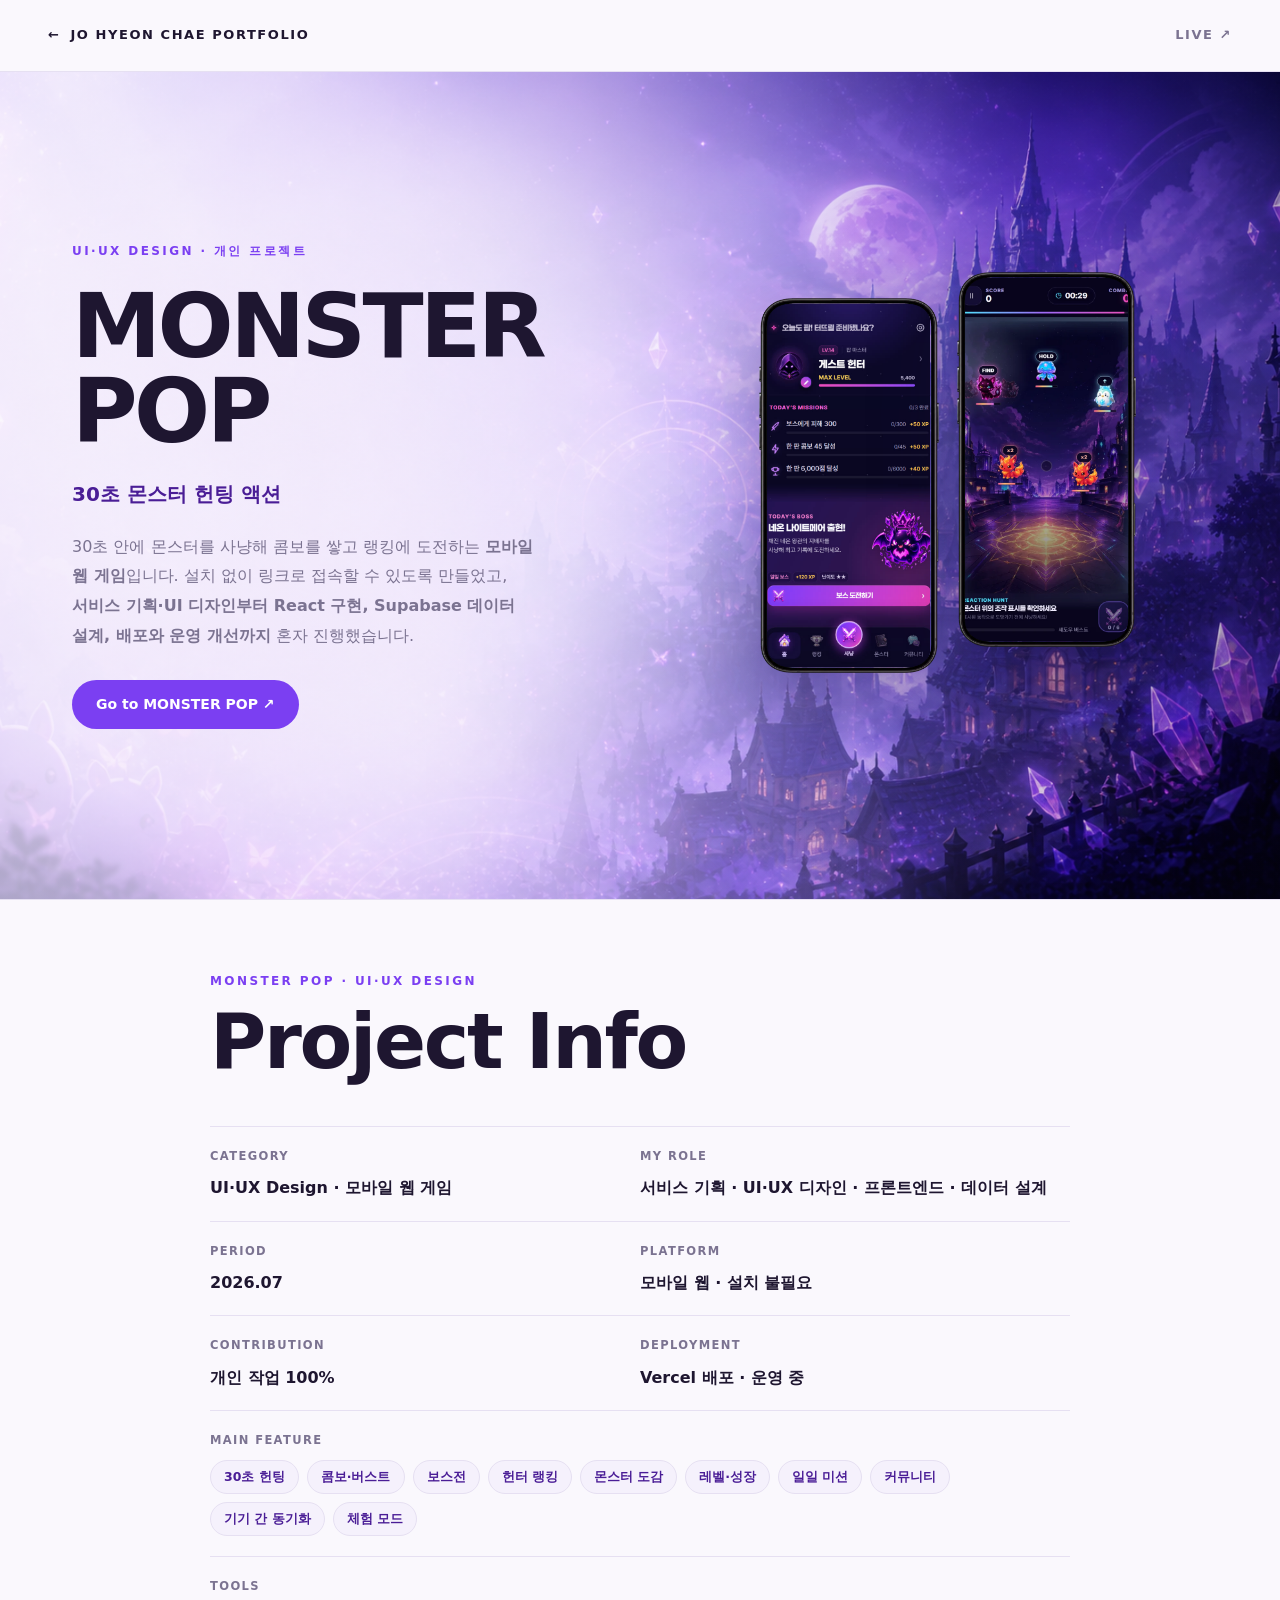
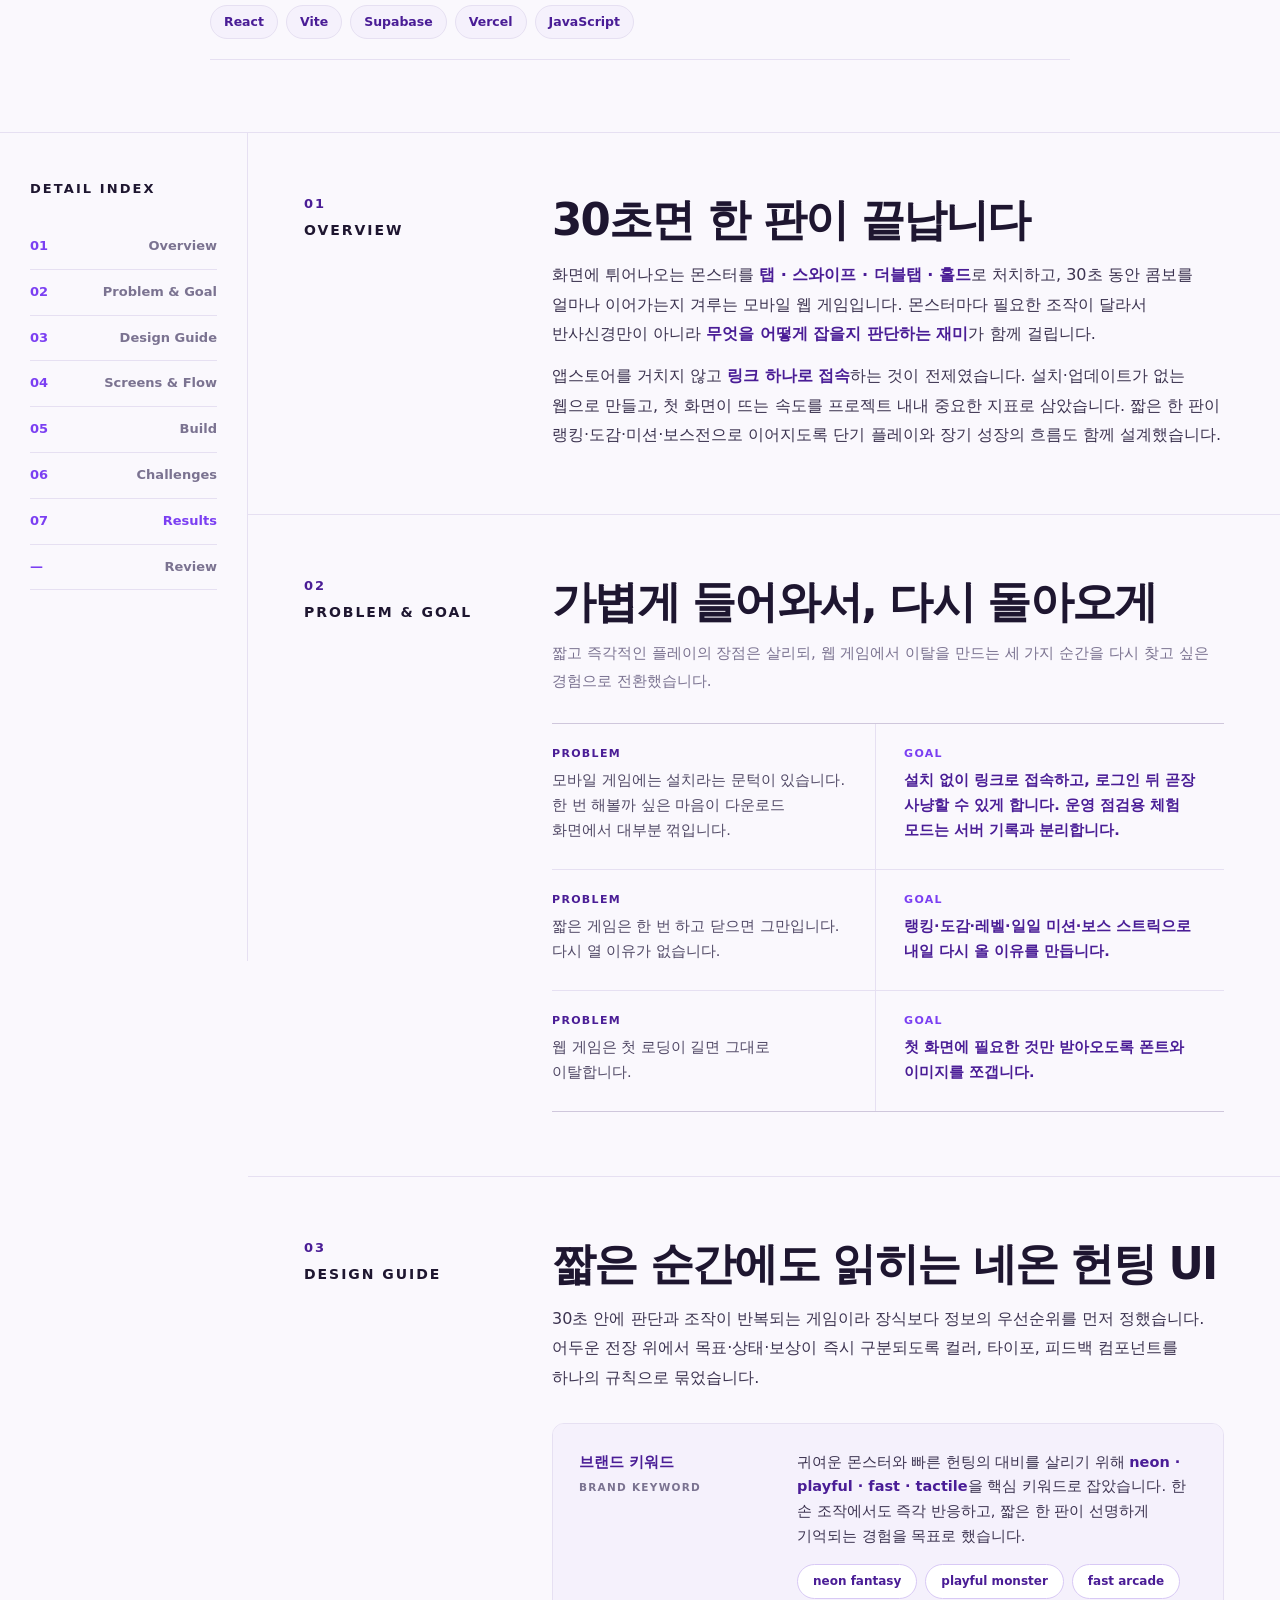
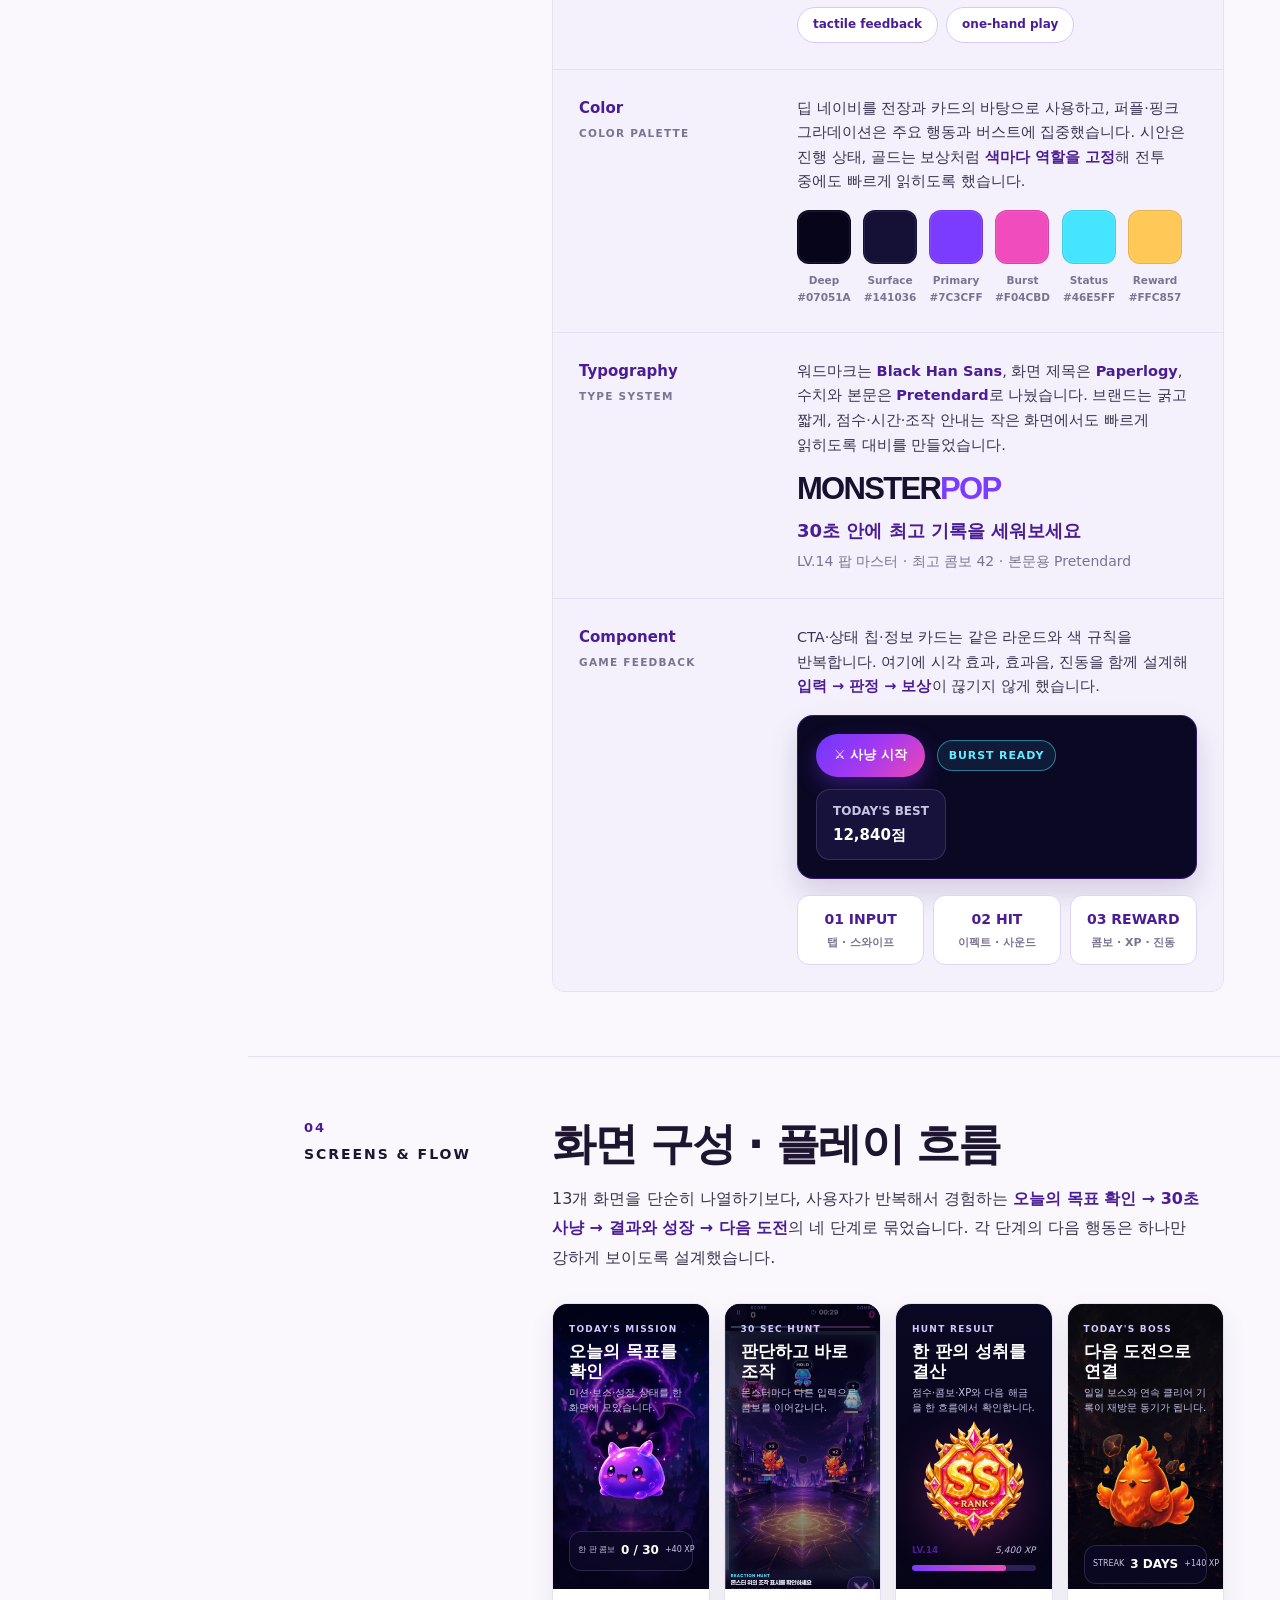
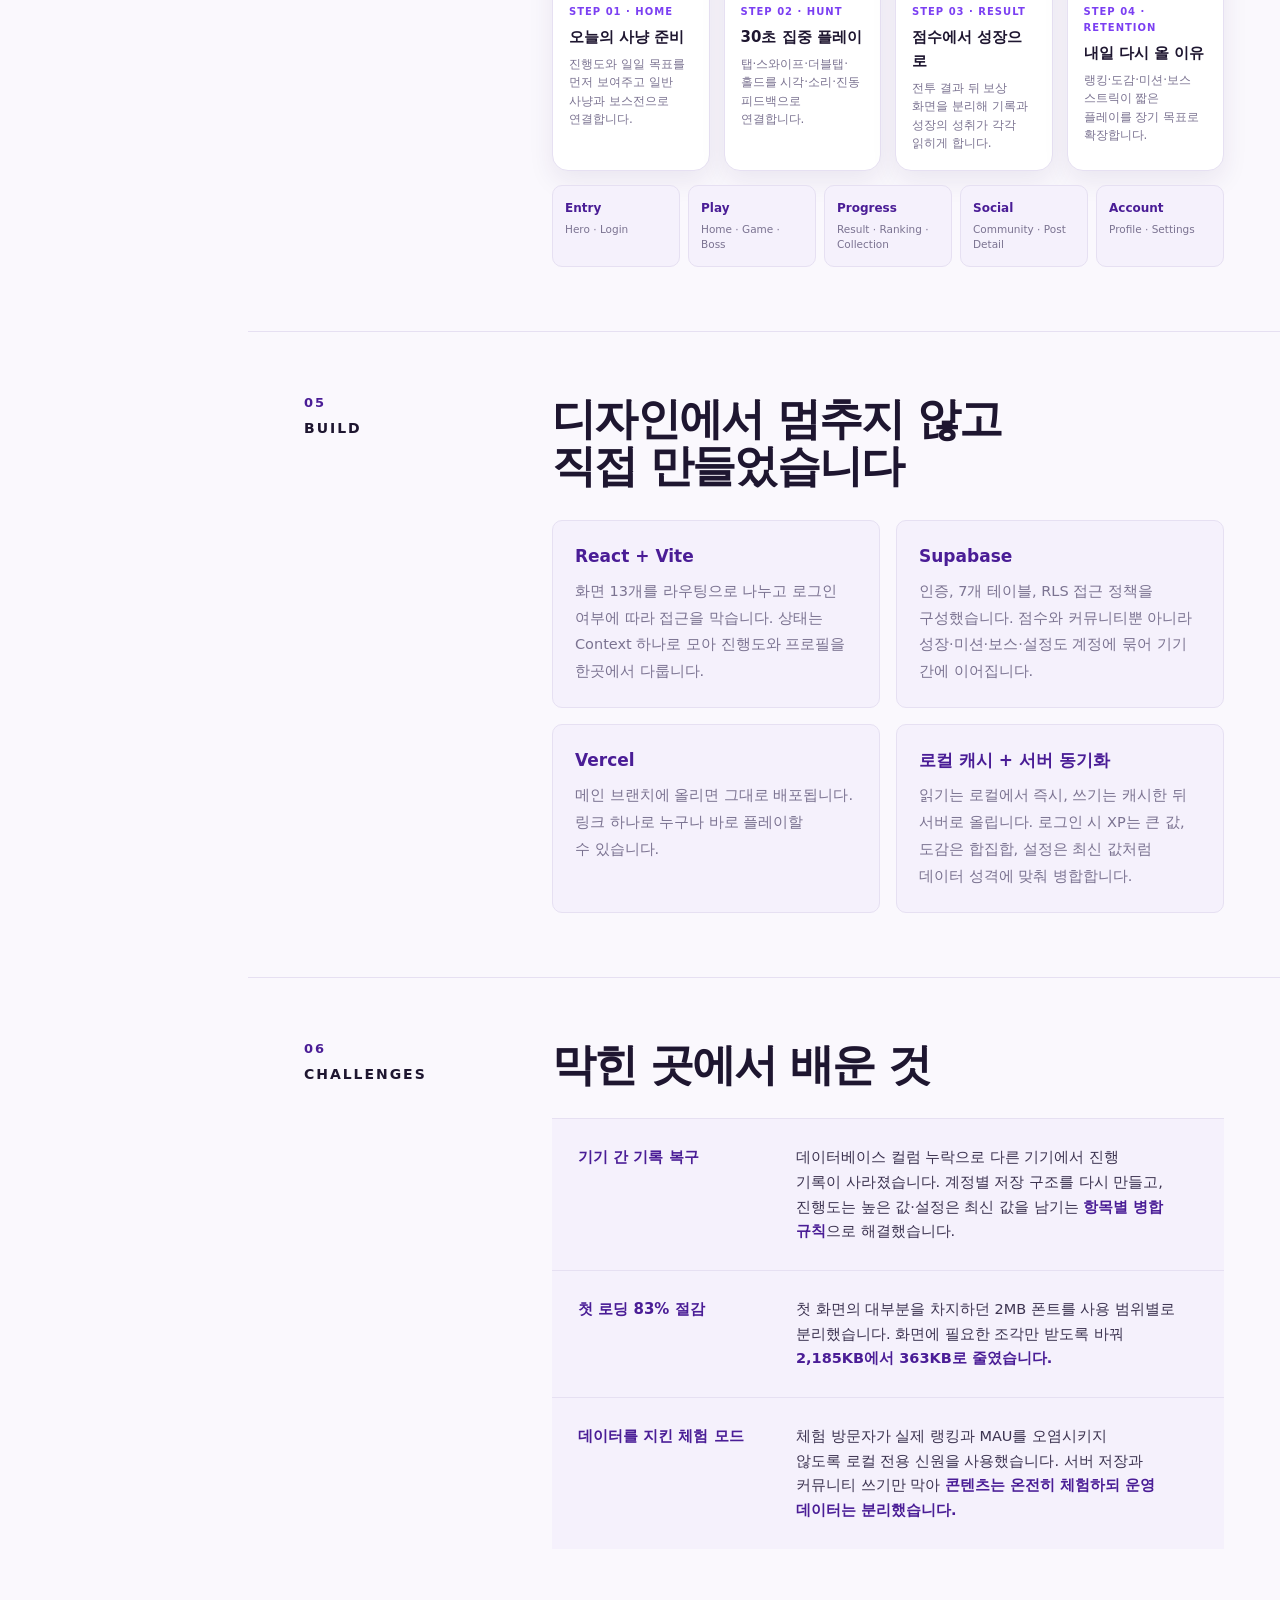
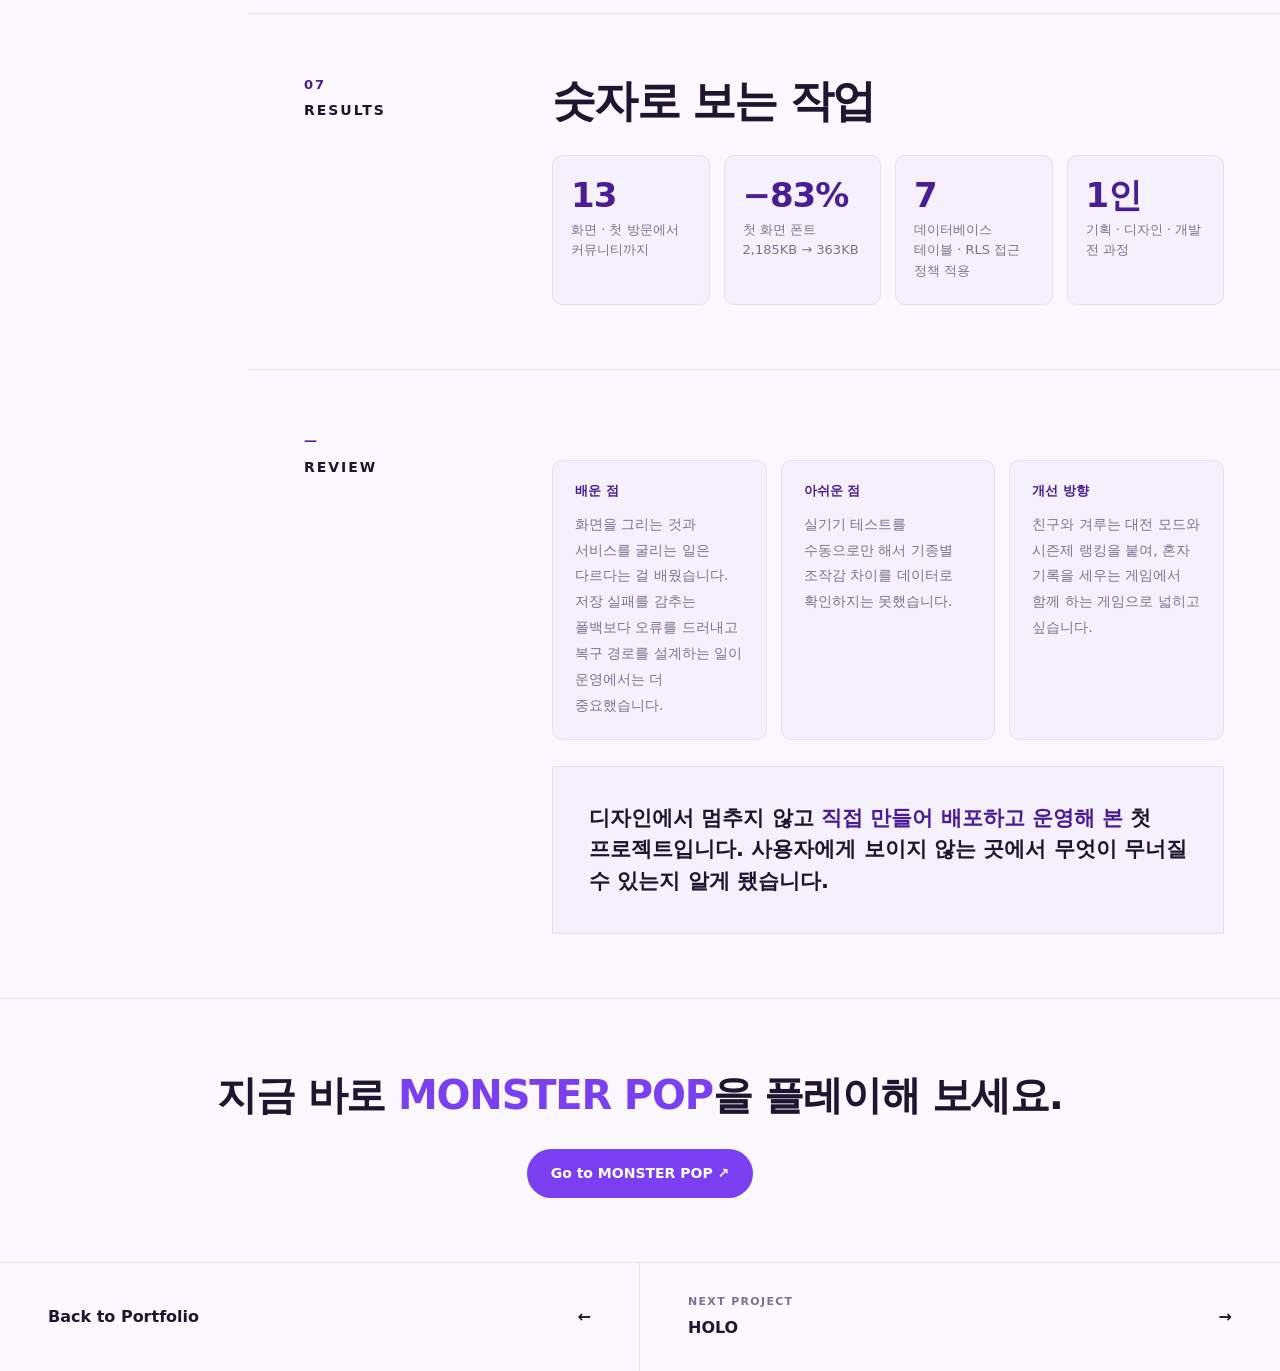
<file: project-monsterpop.html>
<!DOCTYPE html>
<html lang="ko">
<head>
  <meta charset="UTF-8" />
  <meta name="viewport" content="width=device-width, initial-scale=1.0" />
  <title>MONSTER POP — UI·UX Design | JO HYEON CHAE</title>
  <link rel="stylesheet" href="assets/css/grid.css">
  <style>
    :root {
      --bg: #faf8fd; --ink: #1e1630; --muted: #7b7391; --line: #e6e0f2;
      --panel: #f5f1fc; --accent: #7b3ff2; --accent-2: #4a1d96;
      font-family: Inter, "Pretendard", "Apple SD Gothic Neo", "Noto Sans KR", system-ui, sans-serif;

      /* Body typography. Every body-copy rule reads these three, so changing
         one here is the only edit needed — nothing else hard-codes a size,
         leading or measure. 1.85 rather than the usual 1.6 because Hangul has
         no ascenders or descenders and reads denser at the same value. */
      --body-lh: 1.85;
      --body-size: 16px;
      --body-measure: 900px;
    }

    body { margin: 0; background: var(--bg); color: var(--ink); line-height: 1.6; }

    /* The page fills the viewport so backgrounds, rules and the nav reach both
       edges. Each top-level section adds --gutter to its own inline padding,
       which keeps the content itself on a centred 1440px grid. Below 1440px the
       gutter is 0, so narrow screens behave exactly as before. */

    .nav { position: sticky; top: 0; z-index: 10; height: 72px; padding: 0 calc(48px + var(--gutter)); display: flex; justify-content: space-between; align-items: center; border-bottom: 1px solid var(--line); background: rgba(250,248,253,0.9); backdrop-filter: blur(12px); letter-spacing: 0.12em; font-size: 13px; font-weight: 700; }

    .nav .back:hover { color: var(--accent); }

    .nav-links { color: var(--muted); }

    .btn { display: inline-flex; align-items: center; gap: 8px; padding: 13px 24px; border-radius: 999px; font-size: 14px; font-weight: 800; transition: transform 0.15s ease; }

    .btn.solid { background: var(--accent); color: #fff; }

    .btn.solid:hover { transform: translateY(-2px); }

    .hero {
      position: relative; isolation: isolate; overflow: hidden;
      padding-inline: var(--gutter); display: grid; grid-template-columns: 0.88fr 1.12fr; min-height: calc(100vh - 72px); border-bottom: 1px solid var(--line);
      background: #11072c;
    }

    .hero::before { content: ""; position: absolute; inset: 0; z-index: -2; background: url("assets/projects/monsterpop/hero-bg.png") center / cover no-repeat; transform: scale(1.015); }

    /* 왼쪽 글자 쪽만 씻어내고 오른쪽 일러스트는 살려 둔다 */
    .hero::after { content: ""; position: absolute; inset: 0; z-index: -1; background: linear-gradient(90deg, rgba(250,248,253,.50) 0%, rgba(248,244,253,.26) 42%, rgba(244,237,253,.08) 62%, rgba(13,6,37,.14) 82%, rgba(7,5,26,.26) 100%); }

    .hero-text { position: relative; z-index: 1; padding: 64px 72px; display: flex; flex-direction: column; justify-content: center; gap: 18px; }

    .eyebrow { margin: 0; font-size: 12px; font-weight: 800; letter-spacing: 0.2em; text-transform: uppercase; color: var(--accent); }

    .title { margin: 4px 0 0; font-size: clamp(52px, 7vw, 104px); line-height: 0.95; letter-spacing: -0.04em; font-weight: 900; }

    .subtitle { margin: 6px 0 0; font-size: 20px; font-weight: 700; color: var(--accent-2); }

    .desc { margin: 4px 0 0; max-width: 520px; color: var(--muted); font-size: 16px; word-break: keep-all; }

    .hero-cta { margin-top: 12px; }

    /* direct children only: .section also appears nested inside .detail-layout,
       which supplies the gutter itself */

    .kicker { margin: 0 0 12px; font-size: 12px; font-weight: 800; letter-spacing: 0.2em; text-transform: uppercase; color: var(--accent); }

    .section h2 { margin: 0 0 16px; font-size: clamp(26px, 4vw, 44px); line-height: 1.06; letter-spacing: -0.03em; font-weight: 900; }

    .section p.lead { max-width: 760px; margin: 0; color: #3c3350; font-size: 16px; word-break: keep-all; }

    .section b { color: var(--accent-2); }

    .build { display: grid; grid-template-columns: repeat(2, 1fr); gap: 16px; margin-top: 30px; }

    .build-card { border: 1px solid var(--line); background: var(--panel); padding: 22px; border-radius: 10px; }

    .build-card h3 { margin: 0 0 8px; font-size: 17px; color: var(--accent-2); }

    .build-card p { margin: 0; color: var(--muted); font-size: 14.5px; word-break: keep-all; }

    .chips span { border: 1px solid var(--line); color: var(--muted); font-size: 12px; font-weight: 700; padding: 7px 14px; border-radius: 999px; }

    .cta-band h2 { margin: 0 0 22px; font-size: clamp(24px, 4vw, 40px); font-weight: 900; letter-spacing: -0.03em; }

    .cta-band h2 span { color: var(--accent); }

    .bottom-nav a:hover { color: var(--accent); }

    /* Stacked hero crops hard horizontally; anchor right to keep the ridge and
       pines in frame, and wash top-down so the copy stays clear */

    @media (max-width: 900px) {
      .hero {
        background: #11072c;
      }
      .hero::before { background-position: 38% center; }
      .hero::after { background: linear-gradient(180deg, rgba(250,248,253,.98) 0%, rgba(248,244,253,.93) 43%, rgba(21,8,55,.38) 67%, rgba(7,5,26,.58) 100%); }
    }

    @media (max-width: 900px) { .nav { padding: 0 20px; } .hero { grid-template-columns: 1fr; } .hero-text { border-right: 0; border-bottom: 1px solid var(--line); padding: 48px 24px; } .section, .cta-band { padding: 48px 24px; } .build, .bottom-nav { grid-template-columns: 1fr; } }

    /* Project Info meta */

    .meta-tags span { border: 1px solid var(--line); background: var(--panel); border-radius: 999px; padding: 6px 13px; font-size: 12.5px; font-weight: 700; color: var(--accent-2); }

    /* ==== Live device mockups (PC + phone, hover scroll) ==== */

    /* Transparent, not var(--bg): an opaque fill here cuts the photo off at the
       column edge and reads as a hard rectangle behind the mockup. */

    .hero-visual { position: relative; z-index: 1; display: flex; flex-direction: column; align-items: center; justify-content: center; padding: 44px; overflow: visible; background: transparent; }

    .browser { border: 1px solid var(--line); border-radius: 10px; overflow: hidden; background: var(--panel); box-shadow: 0 8px 20px rgba(0,0,0,0.08); }

    .hero-visual .phone::before { content: ""; position: absolute; top: 1.54%; left: 4.53%; width: 90.95%; height: 97%; border-radius: 11% / 5%; background: #1b1c26; z-index: 0; }

    .hero-visual .phone img { position: absolute; top: 1.54%; left: 4.53%; width: 90.95%; height: 97%; object-fit: cover; object-position: top; border-radius: 11% / 5%; z-index: 1; display: block; background: #efe9fa; }

    .hero-phone { position: absolute; right: -22px; bottom: -28px; width: 156px; z-index: 3; filter: drop-shadow(0 10px 14px rgba(0,0,0,0.16)); }

    /* HOLO와 같은 배치 — 나란히 두 대, 겹치거나 기울이지 않고 한 대만 올린다.
       홈이 "무엇을 하는 앱인지", 사냥이 "어떻게 노는지"를 맡는다 */
    .hero-phones { display: flex; align-items: center; justify-content: center; gap: 18px; }

    .hero-main-phone,
    .hero-side-phone { position: relative; flex: none; width: clamp(168px, 14vw, 208px); filter: drop-shadow(0 26px 42px rgba(20,8,60,.34)); }

    .hero-side-phone { transform: translateY(-26px); }

    /* 두 대 모두에 적용 — 화면 영역은 프레임 안쪽에 맞춘다 */
    .hero-visual .phone .phone-screen { position: absolute; top: 1.54%; left: 4.53%; width: 90.95%; height: 97%; overflow: hidden; border-radius: 11% / 5%; z-index: 1; background: #07051a; }

    /* 원본을 내용에 맞춰 잘라냈으므로 확대·좌측정렬 보정이 필요 없다 */
    .hero-visual .phone .phone-screen img { position: absolute; inset: 0; z-index: 1; width: 100% !important; height: 100% !important; object-fit: cover; object-position: center top; border-radius: 0; display: block; background: #07051a; transition: object-position 5.5s ease-in-out; }

    .hero-main-phone.autoscroll:hover .phone-screen img { object-position: center bottom; }

    .hero-main-phone:hover { transform: rotate(0deg) translateY(-6px) scale(1.015); filter: drop-shadow(0 34px 52px rgba(5,0,24,.5)); }

    @media (max-width: 900px) {
      .hero-visual { min-height: 520px; padding: 34px 24px 48px; }
      /* 좁은 화면에서는 두 대가 나란히 서면 각자 너무 작아진다 — 홈 한 대만 */
      .hero-phones { gap: 0; }
      .hero-main-phone { width: min(230px, 68vw); }
      .hero-side-phone { display: none; }
    }

    @media (prefers-reduced-motion: reduce) { .hero-main-phone { transition: none; } .hero-main-phone:hover { transform: rotate(2deg); } }

    /* focus one device on hover: hovered grows & comes forward, the other tucks behind */

    /* Flow storyboard (2x2) */

    .flow-board { display: grid; grid-template-columns: 1fr 1fr; gap: 26px 56px; margin-top: 30px; }

    .flow-step { position: relative; }

    .flow-step figure { margin: 0; border: 1px solid var(--line); border-radius: 10px; overflow: hidden; background: var(--panel); }

    .flow-step img { width: 100%; aspect-ratio: 16 / 10; object-fit: cover; object-position: top; display: block; transition: object-position 7s ease-in-out; will-change: object-position; }

    .flow-step:hover img { object-position: bottom; }

    @media (prefers-reduced-motion: reduce) { .flow-step img { transition: none; } .flow-step:hover img { object-position: top; } }

    .flow-step figcaption { padding: 11px 14px; }

    .flow-step .n { display: block; font-size: 11px; font-weight: 800; letter-spacing: 0.08em; color: var(--accent-2); margin-bottom: 3px; }

    .flow-step .nm { font-size: 15px; font-weight: 700; }

    .flow-step .ds { display: block; margin-top: 5px; font-size: 12.5px; color: var(--muted); word-break: keep-all; line-height: 1.5; font-weight: 400; }

    @media (max-width: 640px) { .flow-board { grid-template-columns: 1fr; max-width: 400px; } }

    /* Problem / Goal */

    .pg-intro { max-width: 680px; margin: -2px 0 28px; color: var(--muted); font-size: 15px; line-height: 1.75; word-break: keep-all; }

    .pg-grid { border-top: 1px solid #cfc7dc; border-bottom: 1px solid #cfc7dc; }

    .pg-pair {
      display: grid; grid-template-columns: 1fr 1.08fr; align-items: stretch;
      background: transparent;
    }

    .pg-pair + .pg-pair { border-top: 1px solid var(--line); }

    .pg-cell { padding: 24px 28px 26px 0; color: #514966; font-size: 14.5px; line-height: 1.72; word-break: keep-all; }

    .pg-cell.g { padding-left: 28px; border-left: 1px solid var(--line); color: var(--accent-2); font-weight: 700; }

    .pg-tag { display: block; margin-bottom: 9px; color: var(--muted); font-size: 11px; line-height: 1; font-weight: 900; letter-spacing: .12em; text-transform: uppercase; }

    .pg-cell.g .pg-tag { color: var(--accent); }

    @media (max-width: 720px) {
      .pg-intro { margin-bottom: 22px; }
      .pg-pair { grid-template-columns: 1fr; }
      .pg-cell { padding: 22px 0; }
      .pg-cell.g { padding: 22px 0; border-top: 1px dashed var(--line); border-left: 0; }
    }

    /* Design Guide */

    .guide-row { display: grid; grid-template-columns: 190px 1fr; gap: 28px; padding: 26px; background: var(--panel); border-top: 1px solid var(--line); }

    #challenges .guide-row:first-of-type { margin-top: 30px; }

    .g-label { font-size: 15px; font-weight: 800; color: var(--accent-2); }

    .g-body p { margin: 0; font-size: 14.5px; color: #3c3350; word-break: keep-all; line-height: 1.7; }

    .dd-kw { display: flex; flex-wrap: wrap; gap: 8px; }

    .dd-kw span { border: 1px solid #d8c9f5; border-radius: 999px; padding: 7px 15px; font-size: 12px; font-weight: 800; color: var(--accent-2); background: #fff; }

    .sw i { display: block; width: 54px; height: 54px; border-radius: 12px; border: 1px solid rgba(30,22,48,0.12); box-shadow: inset 0 0 0 1px rgba(255,255,255,.08); }

    .sw span { display: block; margin-top: 8px; font-size: 10.5px; color: var(--muted); font-weight: 700; }

    .type-demo .t-logo { font-family: "Arial Black", "Pretendard", sans-serif; font-size: 31px; font-weight: 900; letter-spacing: -0.055em; line-height: 1.05; color: #17102f; }

    .type-demo .t-logo span { color: #7c3cff; }

    .type-demo .t-display { margin-top: 7px; font-size: 18px; font-weight: 900; color: #4a1d96; }

    .monster-comp { padding: 18px; border-radius: 16px; background: #0b0824; border: 1px solid rgba(124,60,255,.35); box-shadow: 0 14px 30px rgba(37,16,83,.16); }

    .demo-btn { display: inline-flex; align-items: center; gap: 7px; background: linear-gradient(135deg,#6b38ff 0%,#a239f1 48%,#ee47b4 100%); color: #fff; border-radius: 999px; padding: 11px 18px; font-size: 13px; font-weight: 900; box-shadow: 0 8px 20px rgba(124,60,255,.34); }

    .demo-tag { border: 1px solid rgba(70,229,255,.48); background: rgba(70,229,255,.09); color: #67e9ff; border-radius: 999px; padding: 6px 11px; font-size: 11px; font-weight: 900; letter-spacing: 0.08em; }

    .demo-card { border: 1px solid rgba(212,204,255,.16); background: #17123b; border-radius: 14px; padding: 12px 16px; font-size: 12px; font-weight: 800; color: #c8c3e5; }

    .demo-card b { display: block; margin-top: 2px; color: #fff; font-size: 15px; }

    .feedback-demo { display: grid; grid-template-columns: repeat(3,minmax(0,1fr)); gap: 9px; margin-top: 16px; }

    .feedback-demo span { padding: 12px 10px; border: 1px solid #dfd4f5; border-radius: 12px; background: #fff; text-align: center; font-size: 11px; font-weight: 800; color: var(--muted); }

    .feedback-demo b { display: block; margin-bottom: 4px; color: var(--accent-2); font-size: 14px; }

    @media (max-width: 720px) {
      .guide-row { grid-template-columns: 1fr; gap: 14px; padding: 22px 20px; }
      .swatches { gap: 10px; }
    }

    @media (max-width: 520px) {
      .feedback-demo { grid-template-columns: 1fr; }
      .monster-comp { align-items: stretch; }
      .monster-comp > span { justify-content: center; text-align: center; }
    }

    /* Retrospective 3-split */

    .retro-card h3 { margin: 0 0 10px; font-size: 13px; font-weight: 800; color: var(--accent-2); }

    /* Detail Index (sticky side nav) */

    .side-index h2 { margin: 0 0 24px; font-size: 13px; letter-spacing: 0.16em; text-transform: uppercase; color: var(--ink); }

    .side-index a:hover { color: var(--accent-2); }

    .side-index a span { font-weight: 800; color: var(--accent); }

    /* Scroll to top — 스크롤 중 언제든 맨 위로 */

    .to-top {
      position: fixed; right: 24px; bottom: 24px; z-index: 50;
      width: 46px; height: 46px; display: grid; place-items: center;
      border: 0; cursor: pointer; border-radius: 50%;
      background: var(--accent); color: #fff;
      box-shadow: 0 6px 18px rgba(0, 0, 0, 0.18);
      opacity: 0; visibility: hidden; transform: translateY(8px);
      transition: opacity 0.25s ease, transform 0.25s ease, visibility 0.25s;
    }

    /* ── Korean typography pass ──
       1.6 reads tight for Hangul: with no ascenders or descenders, a line of
       Korean looks denser than the same value does in Latin, so body copy opens
       up to 1.75. p.lead drops to 700px because 760px ran 47-48 Korean
       characters per line, past the comfortable 35-45.
       text-wrap: pretty stops a lone word stranding on the last line; balance
       evens out heading line lengths. Browsers without text-wrap ignore it and
       render exactly as before. Display headings keep their tight leading —
       Hangul has no descenders, so it does not collide. */

    /* Size applies to running body copy only — card text (14.5px) and captions
       keep their own smaller scale, which --body-size must not flatten. */

    .desc { font-size: var(--body-size); }

    /* matches .section p.lead's specificity (0-2-1) so these actually win */
  
    /* ── 팀 스타일 2단 케이스스터디 본문 섹션 ── */
    .content .section { display: grid; grid-template-columns: 200px 1fr; gap: 48px; padding: 64px 56px; }
    .content .section h2.section-title { margin: 0; font-size: 14px; letter-spacing: 0.14em; text-transform: uppercase; font-weight: 700; }
    .content .section-number { display: block; margin-bottom: 12px; color: var(--accent-2, var(--neon)); font-size: 13px; font-weight: 700; }
    .content .section-body { min-width: 0; }
    .stats { display: grid; grid-template-columns: repeat(4, 1fr); gap: 14px; margin-top: 30px; }
    .stat { border: 1px solid var(--line); background: var(--panel); border-radius: 10px; padding: 22px 18px; }
    .stat .num { font-size: clamp(22px, 3vw, 34px); font-weight: 900; letter-spacing: -0.03em; line-height: 1; color: var(--accent-2); }
    .stat .lab { margin-top: 8px; font-size: 13px; color: var(--muted); word-break: keep-all; }
    @media (max-width: 900px) { .stats { grid-template-columns: repeat(2, 1fr); } }
    .content .section-body > h3 { margin: 0 0 16px; font-size: clamp(26px, 3.4vw, 46px); line-height: 1.08; letter-spacing: -0.04em; font-weight: 700; word-break: keep-all; }
    .review-box { padding: 36px; border: 1px solid var(--line); background: var(--panel); margin-top: 26px; }
    .review-box p { margin: 0; font-size: 21px; line-height: 1.5; font-weight: 700; word-break: keep-all; }
    @media (max-width: 900px) { .content .section { grid-template-columns: 1fr; gap: 22px; padding: 48px 24px; } }

    /* 키 비주얼 한 장으로 히어로를 세운다 — 게임이라 기기 목업이 필요 없다 */
    .keyart { width: 100%; border: 1px solid var(--line); border-radius: 14px; display: block;
              box-shadow: 0 18px 44px rgba(30, 22, 48, 0.18); }
    .screen-list { display: grid; grid-template-columns: repeat(3, 1fr); gap: 12px; margin-top: 26px; }
    .screen-list div { border: 1px solid var(--line); background: var(--panel); border-radius: 10px; padding: 14px 16px; }
    .screen-list b { display: block; font-size: 14px; color: var(--accent-2); }
    .screen-list span { display: block; margin-top: 4px; font-size: 12.5px; color: var(--muted); word-break: keep-all; }
    @media (max-width: 640px) { .screen-list { grid-template-columns: 1fr 1fr; } }

    /* Monsterpop 화면 흐름 — 모바일 게임이므로 실제 에셋으로 세로 화면을 재구성한다. */
    .journey-grid { display: grid; grid-template-columns: repeat(4, minmax(0, 1fr)); gap: 14px; margin-top: 30px; }
    .journey-card { overflow: hidden; border: 1px solid var(--line); border-radius: 16px; background: #fff; box-shadow: 0 10px 26px rgba(48, 28, 86, .08); }
    .journey-visual { position: relative; min-height: 285px; overflow: hidden; background: #0b0824; isolation: isolate; }
    .journey-bg { position: absolute; inset: 0; width: 100%; height: 100%; object-fit: cover; opacity: .88; z-index: -2; }
    .journey-visual::after { content: ""; position: absolute; inset: 0; z-index: -1; background: linear-gradient(180deg, rgba(5,3,20,.08), rgba(5,3,20,.78)); }
    /* 실제 화면 캡처를 쓰는 카드 — 그림 소재와 달리 흐리게 깔지 않고 또렷하게 두고,
       어둠은 글자가 놓인 위쪽에만 준다 */
    .journey-bg.is-shot { opacity: 1; object-position: center 24%; }
    .journey-visual.has-shot::after { background: linear-gradient(180deg, rgba(5,3,20,.72) 0%, rgba(5,3,20,.30) 38%, rgba(5,3,20,.06) 100%); }
    .journey-ui { position: absolute; inset: 0; padding: 18px 16px; display: flex; flex-direction: column; color: #fff; }
    .journey-kicker { font-size: 9px; font-weight: 900; letter-spacing: .14em; color: #d4c6ff; }
    .journey-title { margin-top: 6px; font-size: 17px; line-height: 1.15; font-weight: 900; }
    .journey-sub { margin-top: 5px; font-size: 10px; line-height: 1.45; color: #c8c3e5; }
    .journey-monster { width: 108px; height: 108px; object-fit: contain; margin: auto auto 6px; filter: drop-shadow(0 14px 18px rgba(0,0,0,.34)); }
    .journey-monster.boss { width: 138px; height: 138px; }
    .journey-monsters { position: relative; flex: 1; min-height: 120px; }
    .journey-monsters img { position: absolute; width: 94px; height: 94px; object-fit: contain; filter: drop-shadow(0 12px 16px rgba(0,0,0,.35)); }
    .journey-monsters img:first-child { left: 5%; bottom: 5%; }
    .journey-monsters img:last-child { right: 1%; top: 4%; width: 82px; height: 82px; }
    .journey-hud { display: flex; align-items: center; justify-content: space-between; gap: 6px; margin-top: auto; padding: 9px 8px; border: 1px solid rgba(212,204,255,.16); border-radius: 12px; background: rgba(12,8,38,.75); backdrop-filter: blur(8px); font-size: 8px; color: #c8c3e5; }
    .journey-hud span, .journey-hud b { white-space: nowrap; }
    .journey-hud b { color: #fff; font-size: 12px; }
    .journey-rank { width: 128px; height: 128px; object-fit: contain; margin: auto; filter: drop-shadow(0 14px 24px rgba(240,76,189,.28)); }
    .journey-xp { margin-top: auto; }
    .journey-xp span { display: flex; justify-content: space-between; font-size: 9px; color: #c8c3e5; }
    .journey-xp i { display: block; height: 6px; margin-top: 7px; border-radius: 999px; background: #2b2256; overflow: hidden; }
    .journey-xp i::after { content: ""; display: block; width: 76%; height: 100%; border-radius: inherit; background: linear-gradient(90deg,#7c3cff,#f04cbd); }
    .journey-copy { padding: 15px 16px 17px; }
    .journey-copy small { display: block; margin-bottom: 5px; color: var(--accent); font-size: 10px; font-weight: 900; letter-spacing: .1em; }
    .journey-copy strong { display: block; font-size: 15px; color: var(--ink); }
    .journey-copy p { margin: 6px 0 0; font-size: 12px; line-height: 1.55; color: var(--muted); word-break: keep-all; }
    .screen-map { display: grid; grid-template-columns: repeat(5, minmax(0,1fr)); gap: 8px; margin-top: 14px; }
    .screen-map div { padding: 13px 12px; border: 1px solid var(--line); border-radius: 10px; background: var(--panel); }
    .screen-map b { display: block; color: var(--accent-2); font-size: 12px; }
    .screen-map span { display: block; margin-top: 4px; color: var(--muted); font-size: 10.5px; line-height: 1.45; word-break: keep-all; }
    @media (max-width: 1100px) { .journey-grid { grid-template-columns: repeat(2, minmax(0,1fr)); } .screen-map { grid-template-columns: repeat(3,minmax(0,1fr)); } }
    @media (max-width: 600px) { .journey-grid { grid-template-columns: 1fr; } .journey-visual { min-height: 360px; } .screen-map { grid-template-columns: 1fr 1fr; } }

    /* Project Info 등장 — 스크롤로 닿으면 순차로 떠오른다 (HOLO·YENE와 같은 이징) */
    [data-reveal] .kicker,
    [data-reveal] .info-title,
    [data-reveal] .meta-item {
      opacity: 0; transform: translateY(38px);
      transition: opacity 0.7s cubic-bezier(.2,.7,.2,1), transform 0.7s cubic-bezier(.2,.7,.2,1);
    }
    [data-reveal].in .kicker,
    [data-reveal].in .info-title,
    [data-reveal].in .meta-item { opacity: 1; transform: none; }
    [data-reveal].in .info-title { transition-delay: .06s; }
    /* 같은 줄의 좌·우 칸은 같은 딜레이로 함께 — 가로 구분선이 갈라져 보이지 않게 */
    [data-reveal].in .meta-item:nth-child(1),
    [data-reveal].in .meta-item:nth-child(2) { transition-delay: .14s; }
    [data-reveal].in .meta-item:nth-child(3),
    [data-reveal].in .meta-item:nth-child(4) { transition-delay: .28s; }
    [data-reveal].in .meta-item:nth-child(5),
    [data-reveal].in .meta-item:nth-child(6) { transition-delay: .42s; }
    [data-reveal].in .meta-item:nth-child(7),
    [data-reveal].in .meta-item:nth-child(8) { transition-delay: .56s; }
    @media (prefers-reduced-motion: reduce) {
      [data-reveal] .kicker, [data-reveal] .info-title, [data-reveal] .meta-item {
        opacity: 1; transform: none; transition: none;
      }
    }
  </style>
</head>
<body>
  <main class="page">
    <header class="nav">
      <a class="back" href="index.html#work"><span>&#8592;</span><span>JO HYEON CHAE PORTFOLIO</span></a>
      <nav class="nav-links"><a href="https://monsterpop.vercel.app" target="_blank" rel="noopener">LIVE &#8599;</a></nav>
    </header>

    <section class="hero" id="top">
      <div class="hero-text">
        <p class="eyebrow">UI&#183;UX Design &#183; 개인 프로젝트</p>
        <h1 class="title">MONSTER POP</h1>
        <p class="subtitle">30초 몬스터 헌팅 액션</p>
        <p class="desc">30초 안에 몬스터를 사냥해 콤보를 쌓고 랭킹에 도전하는 <b>모바일 웹 게임</b>입니다. 설치 없이 링크로 접속할 수 있도록 만들었고, <b>서비스 기획&#183;UI 디자인부터 React 구현, Supabase 데이터 설계, 배포와 운영 개선까지</b> 혼자 진행했습니다.</p>
        <div class="hero-cta"><a class="btn solid" href="https://monsterpop.vercel.app" target="_blank" rel="noopener">Go to MONSTER POP &#8599;</a></div>
      </div>
      <div class="hero-visual">
        <div class="hero-phones">
          <div class="phone hero-main-phone autoscroll"><span class="phone-screen"><img src="assets/projects/monsterpop/mobile-home.jpg" alt="MONSTER POP 모바일 홈 화면"></span></div>
          <div class="phone hero-side-phone"><span class="phone-screen"><img src="assets/projects/monsterpop/flow/game-play.webp" alt="MONSTER POP 사냥 화면"></span></div>
        </div>
      </div>
    </section>

    <section class="section" data-reveal>
      <div class="info-inner">
      <p class="kicker">MONSTER POP &#183; UI&#183;UX Design</p>
      <h2 class="info-title">Project Info</h2>
      <div class="meta-row">
        <div class="meta-item"><span class="meta-label">Category</span><span class="meta-value">UI&#183;UX Design &#183; 모바일 웹 게임</span></div>
        <div class="meta-item"><span class="meta-label">My Role</span><span class="meta-value">서비스 기획 &#183; UI&#183;UX 디자인 &#183; 프론트엔드 &#183; 데이터 설계</span></div>
        <div class="meta-item"><span class="meta-label">Period</span><span class="meta-value">2026.07</span></div>
        <div class="meta-item"><span class="meta-label">Platform</span><span class="meta-value">모바일 웹 &#183; 설치 불필요</span></div>
        <div class="meta-item"><span class="meta-label">Contribution</span><span class="meta-value">개인 작업 100%</span></div>
        <div class="meta-item"><span class="meta-label">Deployment</span><span class="meta-value">Vercel 배포 &#183; 운영 중</span></div>
        <div class="meta-item" style="grid-column: 1 / -1;"><span class="meta-label">Main Feature</span><div class="meta-tags"><span>30초 헌팅</span><span>콤보&#183;버스트</span><span>보스전</span><span>헌터 랭킹</span><span>몬스터 도감</span><span>레벨&#183;성장</span><span>일일 미션</span><span>커뮤니티</span><span>기기 간 동기화</span><span>체험 모드</span></div></div>
        <div class="meta-item" style="grid-column: 1 / -1;"><span class="meta-label">Tools</span><div class="meta-tags"><span>React</span><span>Vite</span><span>Supabase</span><span>Vercel</span><span>JavaScript</span></div></div>
      </div>
      </div>
    </section>

    <div class="detail-layout">
      <aside class="side-index">
        <h2>Detail Index</h2>
        <a href="#overview"><span>01</span><em>Overview</em></a>
        <a href="#problem"><span>02</span><em>Problem &amp; Goal</em></a>
        <a href="#design"><span>03</span><em>Design Guide</em></a>
        <a href="#screens"><span>04</span><em>Screens &amp; Flow</em></a>
        <a href="#build"><span>05</span><em>Build</em></a>
        <a href="#challenges"><span>06</span><em>Challenges</em></a>
        <a href="#results"><span>07</span><em>Results</em></a>
        <a href="#retro"><span>&#8212;</span><em>Review</em></a>
      </aside>
      <div class="content">

    <section class="section" id="overview">
      <h2 class="section-title"><span class="section-number">01</span>Overview</h2>
      <div class="section-body">
      <h3>30초면 한 판이 끝납니다</h3>
      <p class="lead">화면에 튀어나오는 몬스터를 <b>탭 &#183; 스와이프 &#183; 더블탭 &#183; 홀드</b>로 처치하고, 30초 동안 콤보를 얼마나 이어가는지 겨루는 모바일 웹 게임입니다. 몬스터마다 필요한 조작이 달라서 반사신경만이 아니라 <b>무엇을 어떻게 잡을지 판단하는 재미</b>가 함께 걸립니다.</p>
      <p class="lead">앱스토어를 거치지 않고 <b>링크 하나로 접속</b>하는 것이 전제였습니다. 설치&#183;업데이트가 없는 웹으로 만들고, 첫 화면이 뜨는 속도를 프로젝트 내내 중요한 지표로 삼았습니다. 짧은 한 판이 랭킹&#183;도감&#183;미션&#183;보스전으로 이어지도록 단기 플레이와 장기 성장의 흐름도 함께 설계했습니다.</p>
      </div>
    </section>

    <section class="section" id="problem">
      <h2 class="section-title"><span class="section-number">02</span>Problem &amp; Goal</h2>
      <div class="section-body">
      <h3>가볍게 들어와서, 다시 돌아오게</h3>
      <p class="pg-intro">짧고 즉각적인 플레이의 장점은 살리되, 웹 게임에서 이탈을 만드는 세 가지 순간을 다시 찾고 싶은 경험으로 전환했습니다.</p>
      <div class="pg-grid">
        <article class="pg-pair">
          <div class="pg-cell"><b class="pg-tag">Problem</b>모바일 게임에는 설치라는 문턱이 있습니다. 한 번 해볼까 싶은 마음이 다운로드 화면에서 대부분 꺾입니다.</div>
          <div class="pg-cell g"><b class="pg-tag">Goal</b>설치 없이 링크로 접속하고, 로그인 뒤 곧장 사냥할 수 있게 합니다. 운영 점검용 체험 모드는 서버 기록과 분리합니다.</div>
        </article>
        <article class="pg-pair">
          <div class="pg-cell"><b class="pg-tag">Problem</b>짧은 게임은 한 번 하고 닫으면 그만입니다. 다시 열 이유가 없습니다.</div>
          <div class="pg-cell g"><b class="pg-tag">Goal</b>랭킹&#183;도감&#183;레벨&#183;일일 미션&#183;보스 스트릭으로 <b>내일 다시 올 이유</b>를 만듭니다.</div>
        </article>
        <article class="pg-pair">
          <div class="pg-cell"><b class="pg-tag">Problem</b>웹 게임은 첫 로딩이 길면 그대로 이탈합니다.</div>
          <div class="pg-cell g"><b class="pg-tag">Goal</b>첫 화면에 필요한 것만 받아오도록 폰트와 이미지를 쪼갭니다.</div>
        </article>
      </div>
      </div>
    </section>

    <section class="section" id="design">
      <h2 class="section-title"><span class="section-number">03</span>Design Guide</h2>
      <div class="section-body">
      <h3>짧은 순간에도 읽히는 네온 헌팅 UI</h3>
      <p class="lead">30초 안에 판단과 조작이 반복되는 게임이라 장식보다 정보의 우선순위를 먼저 정했습니다. 어두운 전장 위에서 목표·상태·보상이 즉시 구분되도록 컬러, 타이포, 피드백 컴포넌트를 하나의 규칙으로 묶었습니다.</p>
      <div class="guide">
        <div class="guide-row">
          <div class="g-label">브랜드 키워드<small>Brand Keyword</small></div>
          <div class="g-body">
            <p>귀여운 몬스터와 빠른 헌팅의 대비를 살리기 위해 <b>neon · playful · fast · tactile</b>을 핵심 키워드로 잡았습니다. 한 손 조작에서도 즉각 반응하고, 짧은 한 판이 선명하게 기억되는 경험을 목표로 했습니다.</p>
            <div class="dd-kw"><span>neon fantasy</span><span>playful monster</span><span>fast arcade</span><span>tactile feedback</span><span>one-hand play</span></div>
          </div>
        </div>
        <div class="guide-row">
          <div class="g-label">Color<small>Color Palette</small></div>
          <div class="g-body">
            <p>딥 네이비를 전장과 카드의 바탕으로 사용하고, 퍼플·핑크 그라데이션은 주요 행동과 버스트에 집중했습니다. 시안은 진행 상태, 골드는 보상처럼 <b>색마다 역할을 고정</b>해 전투 중에도 빠르게 읽히도록 했습니다.</p>
            <div class="swatches">
              <div class="sw"><i style="background:#07051a"></i><span>Deep<br>#07051A</span></div>
              <div class="sw"><i style="background:#141036"></i><span>Surface<br>#141036</span></div>
              <div class="sw"><i style="background:#7c3cff"></i><span>Primary<br>#7C3CFF</span></div>
              <div class="sw"><i style="background:#f04cbd"></i><span>Burst<br>#F04CBD</span></div>
              <div class="sw"><i style="background:#46e5ff"></i><span>Status<br>#46E5FF</span></div>
              <div class="sw"><i style="background:#ffc857"></i><span>Reward<br>#FFC857</span></div>
            </div>
          </div>
        </div>
        <div class="guide-row">
          <div class="g-label">Typography<small>Type System</small></div>
          <div class="g-body">
            <p>워드마크는 <b>Black Han Sans</b>, 화면 제목은 <b>Paperlogy</b>, 수치와 본문은 <b>Pretendard</b>로 나눴습니다. 브랜드는 굵고 짧게, 점수·시간·조작 안내는 작은 화면에서도 빠르게 읽히도록 대비를 만들었습니다.</p>
            <div class="type-demo">
              <span class="t-logo">MONSTER<span>POP</span></span>
              <span class="t-display">30초 안에 최고 기록을 세워보세요</span>
              <span class="t-body">LV.14 팝 마스터 · 최고 콤보 42 · 본문용 Pretendard</span>
            </div>
          </div>
        </div>
        <div class="guide-row">
          <div class="g-label">Component<small>Game Feedback</small></div>
          <div class="g-body">
            <p>CTA·상태 칩·정보 카드는 같은 라운드와 색 규칙을 반복합니다. 여기에 시각 효과, 효과음, 진동을 함께 설계해 <b>입력 → 판정 → 보상</b>이 끊기지 않게 했습니다.</p>
            <div class="comp-demo monster-comp">
              <span class="demo-btn">⚔ 사냥 시작</span>
              <span class="demo-tag">BURST READY</span>
              <span class="demo-card">TODAY'S BEST<b>12,840점</b></span>
            </div>
            <div class="feedback-demo"><span><b>01 INPUT</b>탭 · 스와이프</span><span><b>02 HIT</b>이펙트 · 사운드</span><span><b>03 REWARD</b>콤보 · XP · 진동</span></div>
          </div>
        </div>
      </div>
      </div>
    </section>

    <section class="section" id="screens">
      <h2 class="section-title"><span class="section-number">04</span>Screens &amp; Flow</h2>
      <div class="section-body">
      <h3>화면 구성 · 플레이 흐름</h3>
      <p class="lead">13개 화면을 단순히 나열하기보다, 사용자가 반복해서 경험하는 <b>오늘의 목표 확인 → 30초 사냥 → 결과와 성장 → 다음 도전</b>의 네 단계로 묶었습니다. 각 단계의 다음 행동은 하나만 강하게 보이도록 설계했습니다.</p>
      <div class="journey-grid">
        <article class="journey-card">
          <div class="journey-visual">
            <img class="journey-bg" src="assets/projects/monsterpop/flow/hero-world.webp" alt="" loading="lazy">
            <div class="journey-ui"><span class="journey-kicker">TODAY'S MISSION</span><strong class="journey-title">오늘의 목표를 확인</strong><span class="journey-sub">미션·보스·성장 상태를 한 화면에 모았습니다.</span><img class="journey-monster" src="assets/projects/monsterpop/flow/slime.webp" alt="말랑 슬라임" loading="lazy"><div class="journey-hud"><span>한 판 콤보</span><b>0 / 30</b><span>+40 XP</span></div></div>
          </div>
          <div class="journey-copy"><small>STEP 01 · HOME</small><strong>오늘의 사냥 준비</strong><p>진행도와 일일 목표를 먼저 보여주고 일반 사냥과 보스전으로 연결합니다.</p></div>
        </article>
        <article class="journey-card">
          <div class="journey-visual has-shot">
            <img class="journey-bg is-shot" src="assets/projects/monsterpop/flow/game-play.webp" alt="사냥 화면 — 몬스터마다 다른 조작 표시" loading="lazy">
            <div class="journey-ui"><span class="journey-kicker">30 SEC HUNT</span><strong class="journey-title">판단하고 바로 조작</strong><span class="journey-sub">몬스터마다 다른 입력으로 콤보를 이어갑니다.</span></div>
          </div>
          <div class="journey-copy"><small>STEP 02 · HUNT</small><strong>30초 집중 플레이</strong><p>탭·스와이프·더블탭·홀드를 시각·소리·진동 피드백으로 연결합니다.</p></div>
        </article>
        <article class="journey-card">
          <div class="journey-visual">
            <div class="journey-ui"><span class="journey-kicker">HUNT RESULT</span><strong class="journey-title">한 판의 성취를 결산</strong><span class="journey-sub">점수·콤보·XP와 다음 해금을 한 흐름에서 확인합니다.</span><img class="journey-rank" src="assets/projects/monsterpop/flow/rank-ss.webp" alt="SS 랭크" loading="lazy"><div class="journey-xp"><span><b>LV.14</b><em>5,400 XP</em></span><i></i></div></div>
          </div>
          <div class="journey-copy"><small>STEP 03 · RESULT</small><strong>점수에서 성장으로</strong><p>전투 결과 뒤 보상 화면을 분리해 기록과 성장의 성취가 각각 읽히게 합니다.</p></div>
        </article>
        <article class="journey-card">
          <div class="journey-visual">
            <img class="journey-bg" src="assets/projects/monsterpop/flow/battle-arena-solar-eclipse.webp" alt="" loading="lazy">
            <div class="journey-ui"><span class="journey-kicker">TODAY'S BOSS</span><strong class="journey-title">다음 도전으로 연결</strong><span class="journey-sub">일일 보스와 연속 클리어 기록이 재방문 동기가 됩니다.</span><img class="journey-monster boss" src="assets/projects/monsterpop/flow/boss-solar-eclipse-phoenix-v4.webp" alt="이클립스 피닉스" loading="lazy"><div class="journey-hud"><span>STREAK</span><b>3 DAYS</b><span>+140 XP</span></div></div>
          </div>
          <div class="journey-copy"><small>STEP 04 · RETENTION</small><strong>내일 다시 올 이유</strong><p>랭킹·도감·미션·보스 스트릭이 짧은 플레이를 장기 목표로 확장합니다.</p></div>
        </article>
      </div>
      <div class="screen-map">
        <div><b>Entry</b><span>Hero · Login</span></div>
        <div><b>Play</b><span>Home · Game · Boss</span></div>
        <div><b>Progress</b><span>Result · Ranking · Collection</span></div>
        <div><b>Social</b><span>Community · Post Detail</span></div>
        <div><b>Account</b><span>Profile · Settings</span></div>
      </div>
      </div>
    </section>

    <section class="section" id="build">
      <h2 class="section-title"><span class="section-number">05</span>Build</h2>
      <div class="section-body">
      <h3>디자인에서 멈추지 않고 직접 만들었습니다</h3>
      <div class="build">
        <div class="build-card"><h3>React + Vite</h3><p>화면 13개를 라우팅으로 나누고 로그인 여부에 따라 접근을 막습니다. 상태는 Context 하나로 모아 진행도와 프로필을 한곳에서 다룹니다.</p></div>
        <div class="build-card"><h3>Supabase</h3><p>인증, 7개 테이블, RLS 접근 정책을 구성했습니다. 점수와 커뮤니티뿐 아니라 성장&#183;미션&#183;보스&#183;설정도 계정에 묶어 기기 간에 이어집니다.</p></div>
        <div class="build-card"><h3>Vercel</h3><p>메인 브랜치에 올리면 그대로 배포됩니다. 링크 하나로 누구나 바로 플레이할 수 있습니다.</p></div>
        <div class="build-card"><h3>로컬 캐시 + 서버 동기화</h3><p>읽기는 로컬에서 즉시, 쓰기는 캐시한 뒤 서버로 올립니다. 로그인 시 XP는 큰 값, 도감은 합집합, 설정은 최신 값처럼 데이터 성격에 맞춰 병합합니다.</p></div>
      </div>
      </div>
    </section>

    <section class="section" id="challenges">
      <h2 class="section-title"><span class="section-number">06</span>Challenges</h2>
      <div class="section-body">
      <h3>막힌 곳에서 배운 것</h3>
      <div class="guide-row">
        <div class="g-label">기기 간 기록 복구</div>
        <div class="g-body"><p>데이터베이스 컬럼 누락으로 다른 기기에서 진행 기록이 사라졌습니다. 계정별 저장 구조를 다시 만들고, 진행도는 높은 값·설정은 최신 값을 남기는 <b>항목별 병합 규칙</b>으로 해결했습니다.</p></div>
      </div>
      <div class="guide-row">
        <div class="g-label">첫 로딩 83% 절감</div>
        <div class="g-body"><p>첫 화면의 대부분을 차지하던 2MB 폰트를 사용 범위별로 분리했습니다. 화면에 필요한 조각만 받도록 바꿔 <b>2,185KB에서 363KB로 줄였습니다.</b></p></div>
      </div>
      <div class="guide-row">
        <div class="g-label">데이터를 지킨 체험 모드</div>
        <div class="g-body"><p>체험 방문자가 실제 랭킹과 MAU를 오염시키지 않도록 로컬 전용 신원을 사용했습니다. 서버 저장과 커뮤니티 쓰기만 막아 <b>콘텐츠는 온전히 체험하되 운영 데이터는 분리했습니다.</b></p></div>
      </div>
      </div>
    </section>

    <section class="section" id="results">
      <h2 class="section-title"><span class="section-number">07</span>Results</h2>
      <div class="section-body">
      <h3>숫자로 보는 작업</h3>
      <div class="stats">
        <div class="stat"><div class="num">13</div><div class="lab">화면 &#183; 첫 방문에서 커뮤니티까지</div></div>
        <div class="stat"><div class="num">&#8722;83%</div><div class="lab">첫 화면 폰트 2,185KB &#8594; 363KB</div></div>
        <div class="stat"><div class="num">7</div><div class="lab">데이터베이스 테이블 &#183; RLS 접근 정책 적용</div></div>
        <div class="stat"><div class="num">1인</div><div class="lab">기획 &#183; 디자인 &#183; 개발 전 과정</div></div>
      </div>
      </div>
    </section>

    <section class="section" id="retro">
      <h2 class="section-title"><span class="section-number">&#8212;</span>Review</h2>
      <div class="section-body">
      <div class="retro-grid">
        <div class="retro-card"><h3>배운 점</h3><p>화면을 그리는 것과 서비스를 굴리는 일은 다르다는 걸 배웠습니다. 저장 실패를 감추는 폴백보다 오류를 드러내고 복구 경로를 설계하는 일이 운영에서는 더 중요했습니다.</p></div>
        <div class="retro-card"><h3>아쉬운 점</h3><p>실기기 테스트를 수동으로만 해서 기종별 조작감 차이를 데이터로 확인하지는 못했습니다.</p></div>
        <div class="retro-card"><h3>개선 방향</h3><p>친구와 겨루는 대전 모드와 시즌제 랭킹을 붙여, 혼자 기록을 세우는 게임에서 함께 하는 게임으로 넓히고 싶습니다.</p></div>
      </div>
      <div class="review-box"><p>디자인에서 멈추지 않고 <b>직접 만들어 배포하고 운영해 본</b> 첫 프로젝트입니다. 사용자에게 보이지 않는 곳에서 무엇이 무너질 수 있는지 알게 됐습니다.</p></div>
      </div>
    </section>

      </div>
    </div>

    <section class="cta-band">
      <h2>지금 바로 <span>MONSTER POP</span>을 플레이해 보세요.</h2>
      <a class="btn solid" href="https://monsterpop.vercel.app" target="_blank" rel="noopener">Go to MONSTER POP &#8599;</a>
    </section>
    <footer class="bottom-nav">
      <a href="index.html#work"><span>Back to Portfolio</span><span>&#8592;</span></a>
      <a class="next" href="project-holo.html">
        <span class="next-label"><em>Next Project</em><strong>HOLO</strong></span>
        <span>&#8594;</span>
      </a>
    </footer>
  </main>
  <script>
  /* Detail Index scroll-spy — 현재 섹션 목차 항목을 강조색으로 하이라이트 */
  (function () {
    var idx = document.querySelector('.side-index');
    if (!idx) return;
    var links = [].slice.call(idx.querySelectorAll('a[href^="#"]'));
    if (!links.length) return;
    var probe = idx.querySelector('a span');
    var accent = probe ? getComputedStyle(probe).color : '';
    var byId = {}, sections = [];
    links.forEach(function (a) {
      var el = document.getElementById(a.getAttribute('href').slice(1));
      if (el) { byId[el.id] = a; sections.push(el); }
    });
    if (!sections.length) return;
    var current = null;
    function paint(a, on) {
      var lbl = a.querySelector('em') || a;
      a.style.fontWeight = on ? '700' : '';
      if (accent) lbl.style.color = on ? accent : '';
      a.classList.toggle('active', on);
    }
    function setActive(a) {
      if (current === a) return;
      if (current) paint(current, false);
      paint(a, true);
      current = a;
    }
    var io = new IntersectionObserver(function (entries) {
      var vis = entries.filter(function (e) { return e.isIntersecting; });
      if (!vis.length) return;
      vis.sort(function (x, y) { return x.boundingClientRect.top - y.boundingClientRect.top; });
      var a = byId[vis[0].target.id];
      if (a) setActive(a);
    }, { rootMargin: '-30% 0px -45% 0px', threshold: 0 });
    sections.forEach(function (s) { io.observe(s); });
  })();
  </script>
  <button class="to-top" type="button" aria-label="맨 위로">
    <svg viewBox="0 0 24 24" width="18" height="18" fill="none" stroke="currentColor" stroke-width="2.2" stroke-linecap="round" stroke-linejoin="round" aria-hidden="true" focusable="false"><path d="M12 19V5M5 12l7-7 7 7"/></svg>
  </button>
  <script>
  /* Scroll to top — 조금 내려가면 나타나고, 누르면 맨 위로 */
  (function () {
    var btn = document.querySelector('.to-top');
    if (!btn) return;
    function sync() { btn.classList.toggle('show', window.scrollY > 500); }
    sync();
    window.addEventListener('scroll', sync, { passive: true });
    btn.addEventListener('click', function () {
      var reduce = window.matchMedia('(prefers-reduced-motion: reduce)').matches;
      window.scrollTo({ top: 0, behavior: reduce ? 'auto' : 'smooth' });
    });
  })();
  </script>
  <script>
  /* Project Info — 스크롤로 닿으면 등장. 한 번 보이면 관찰을 끊는다 */
  (function () {
    var targets = document.querySelectorAll('[data-reveal]');
    if (!targets.length) return;
    if (!('IntersectionObserver' in window)) {
      targets.forEach(function (el) { el.classList.add('in'); });
      return;
    }
    var obs = new IntersectionObserver(function (entries) {
      entries.forEach(function (e) {
        if (e.isIntersecting) { e.target.classList.add('in'); obs.unobserve(e.target); }
      });
    }, { threshold: 0.2 });
    targets.forEach(function (el) { obs.observe(el); });
  })();
  </script>
</body>
</html>
</file>
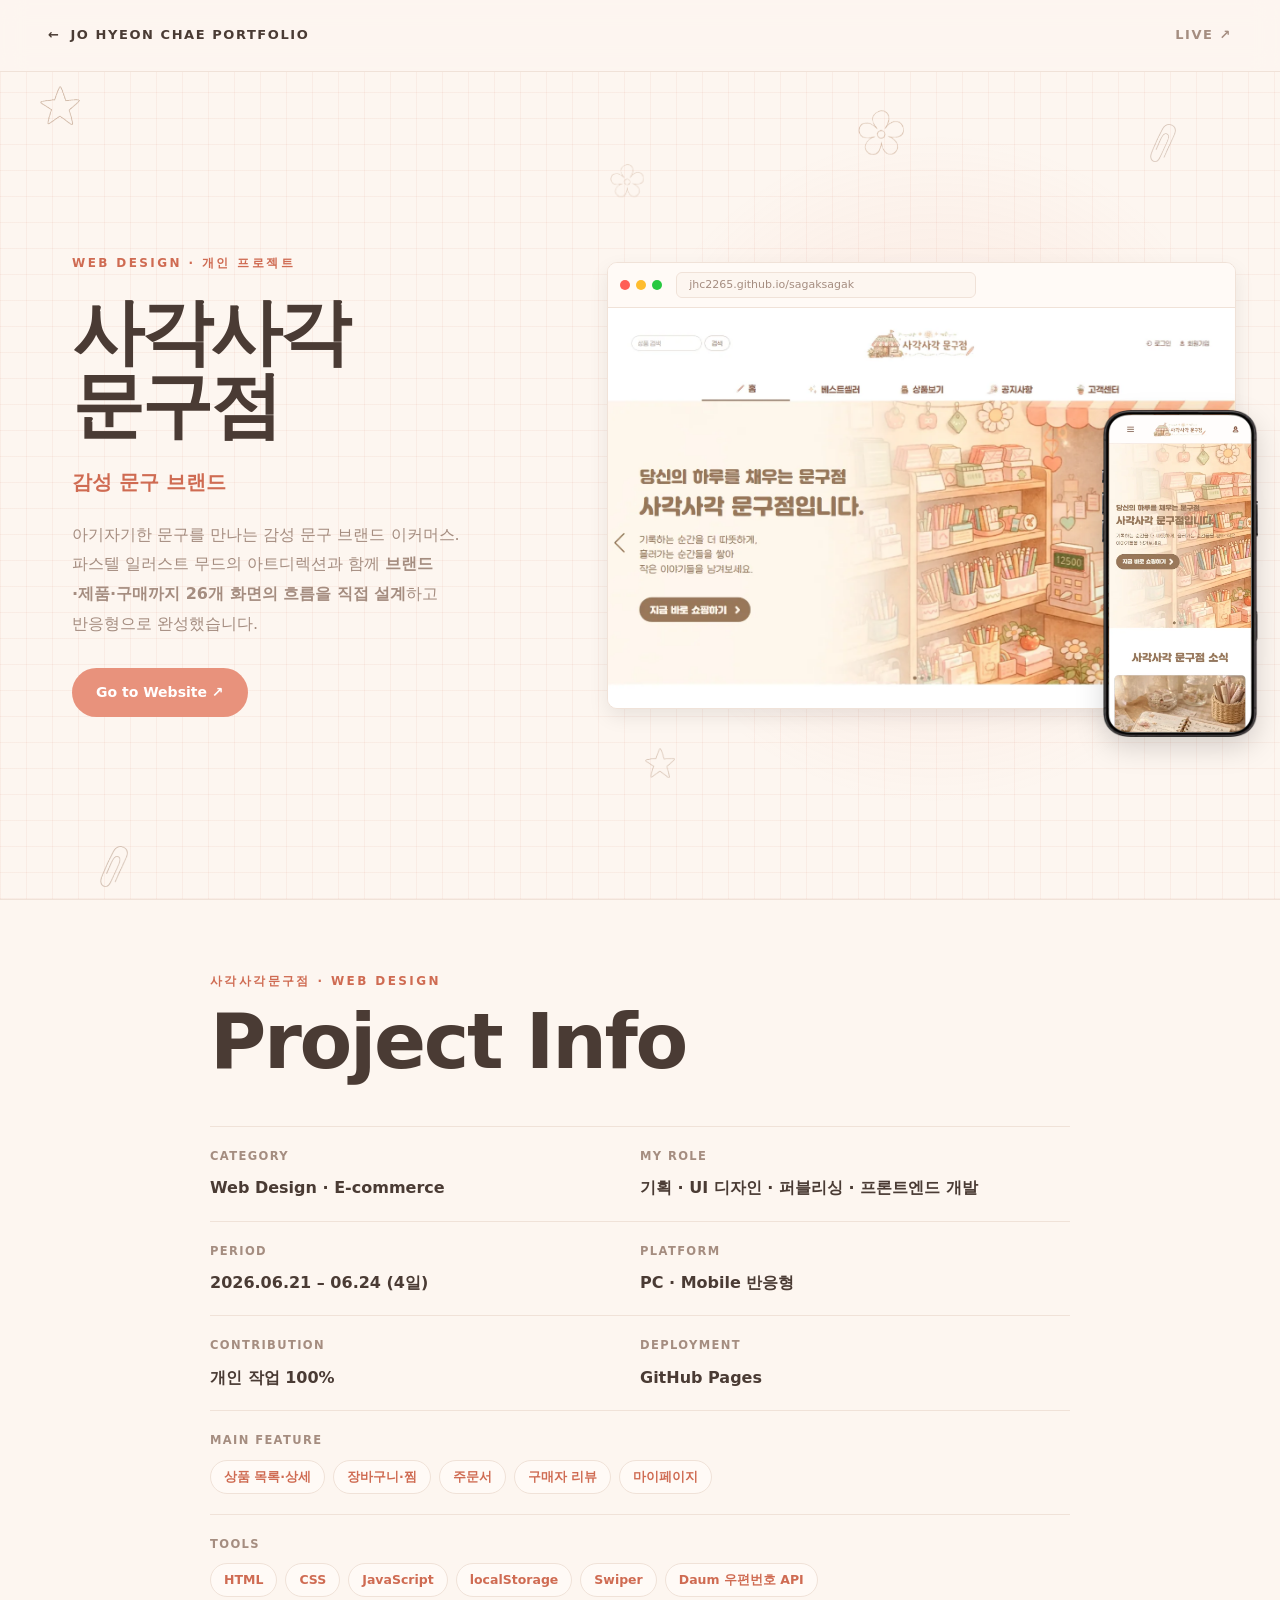
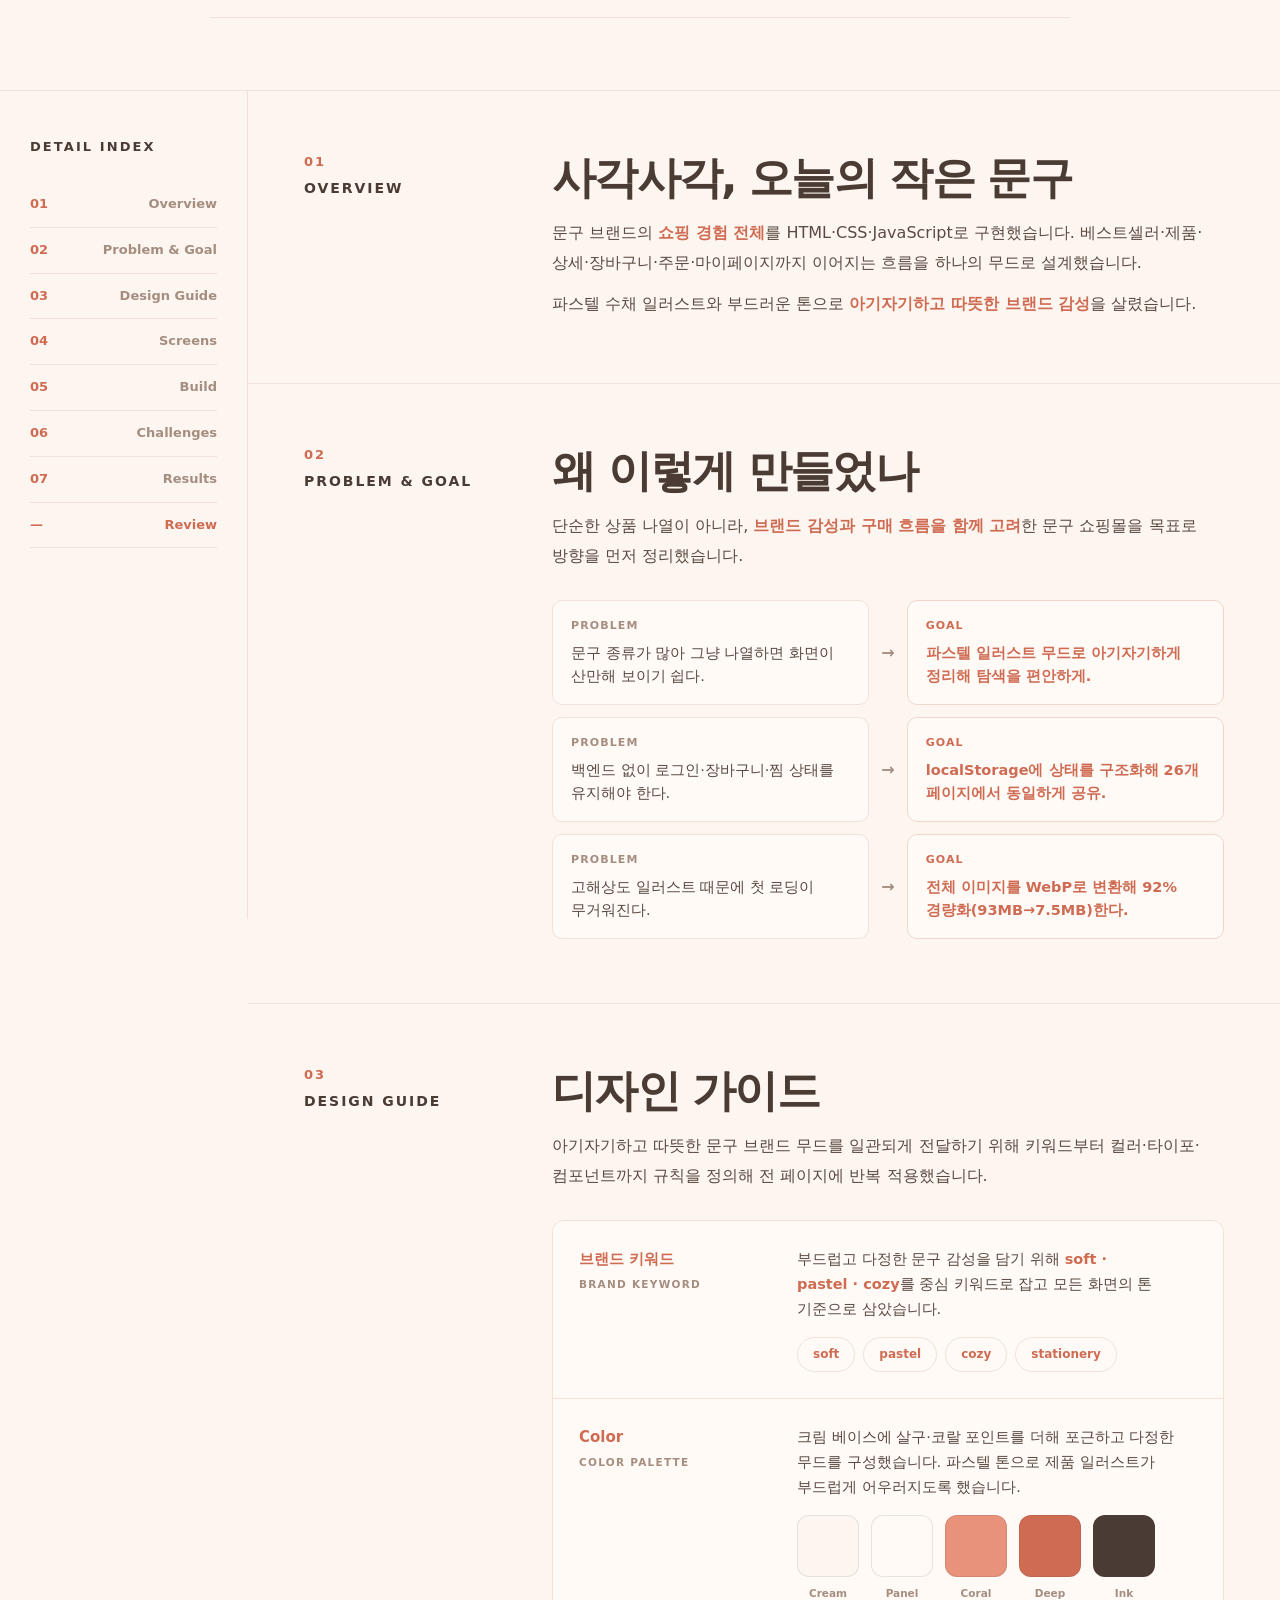
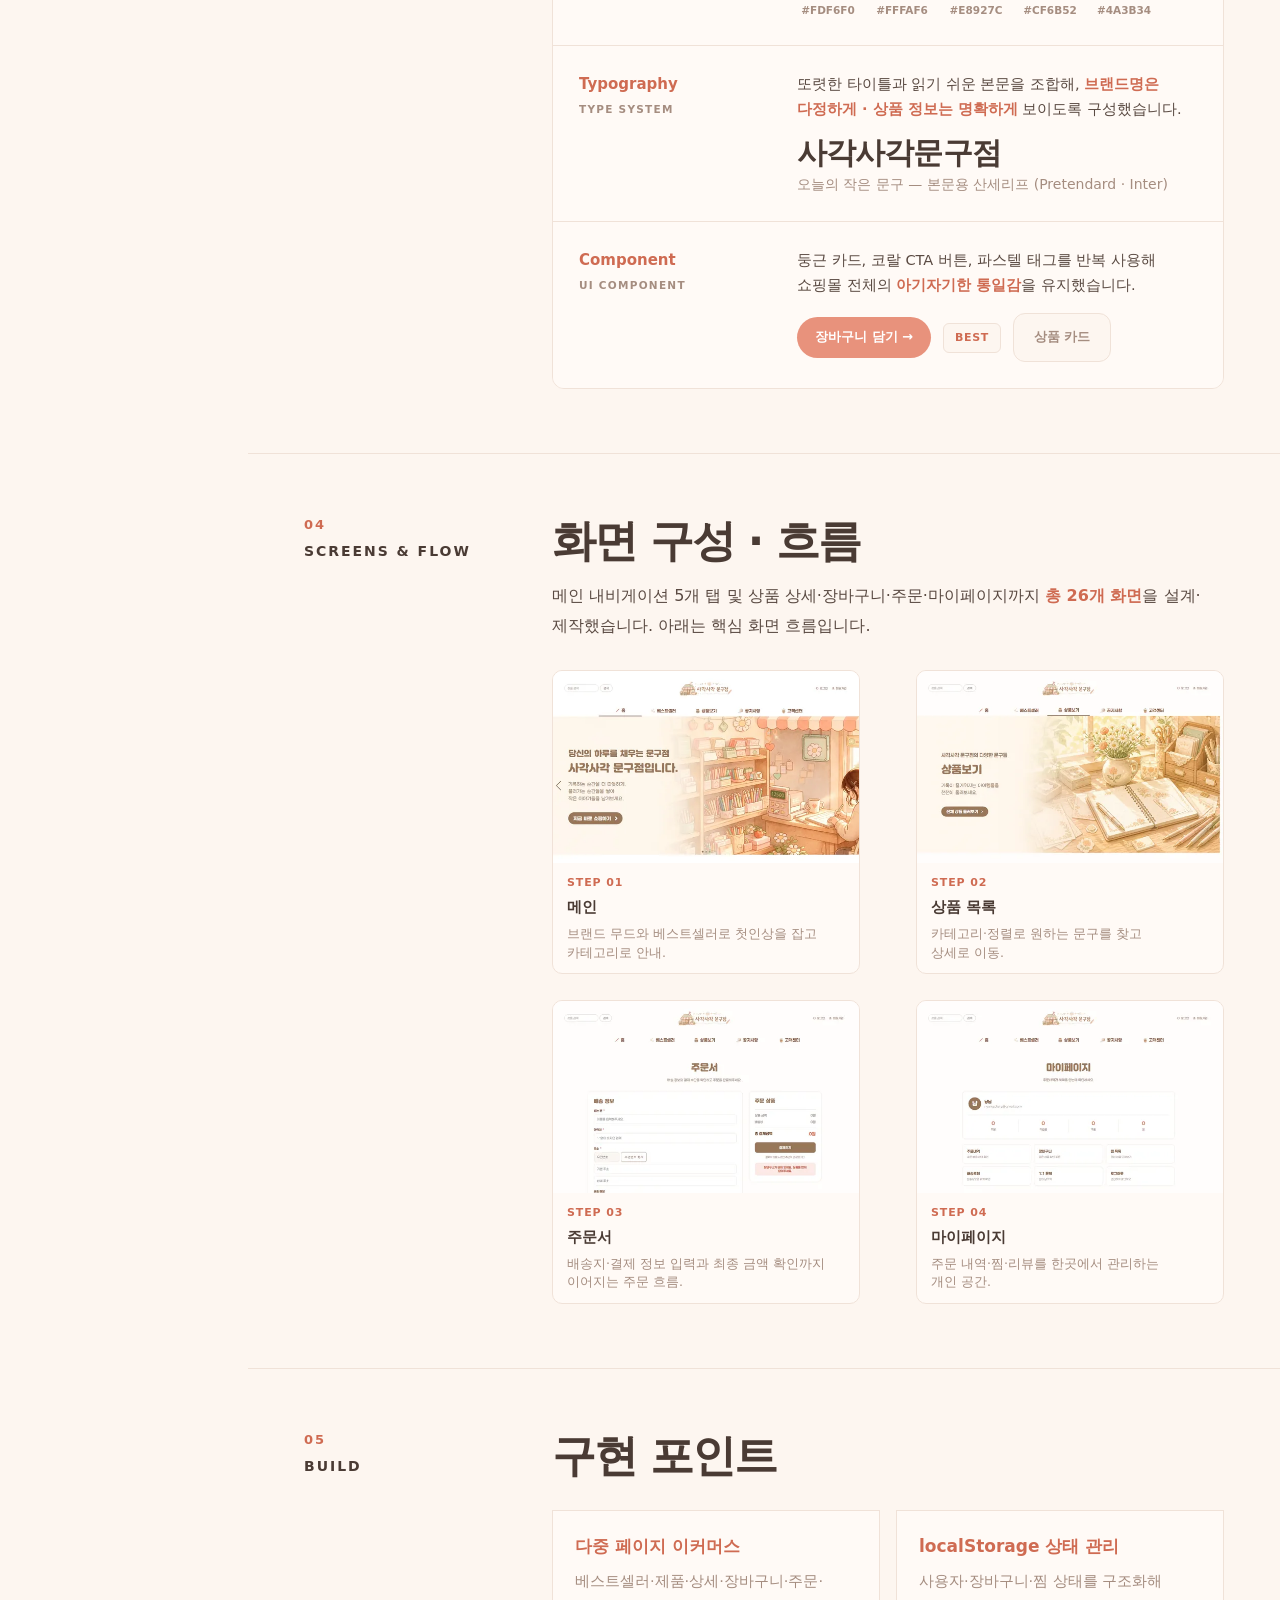
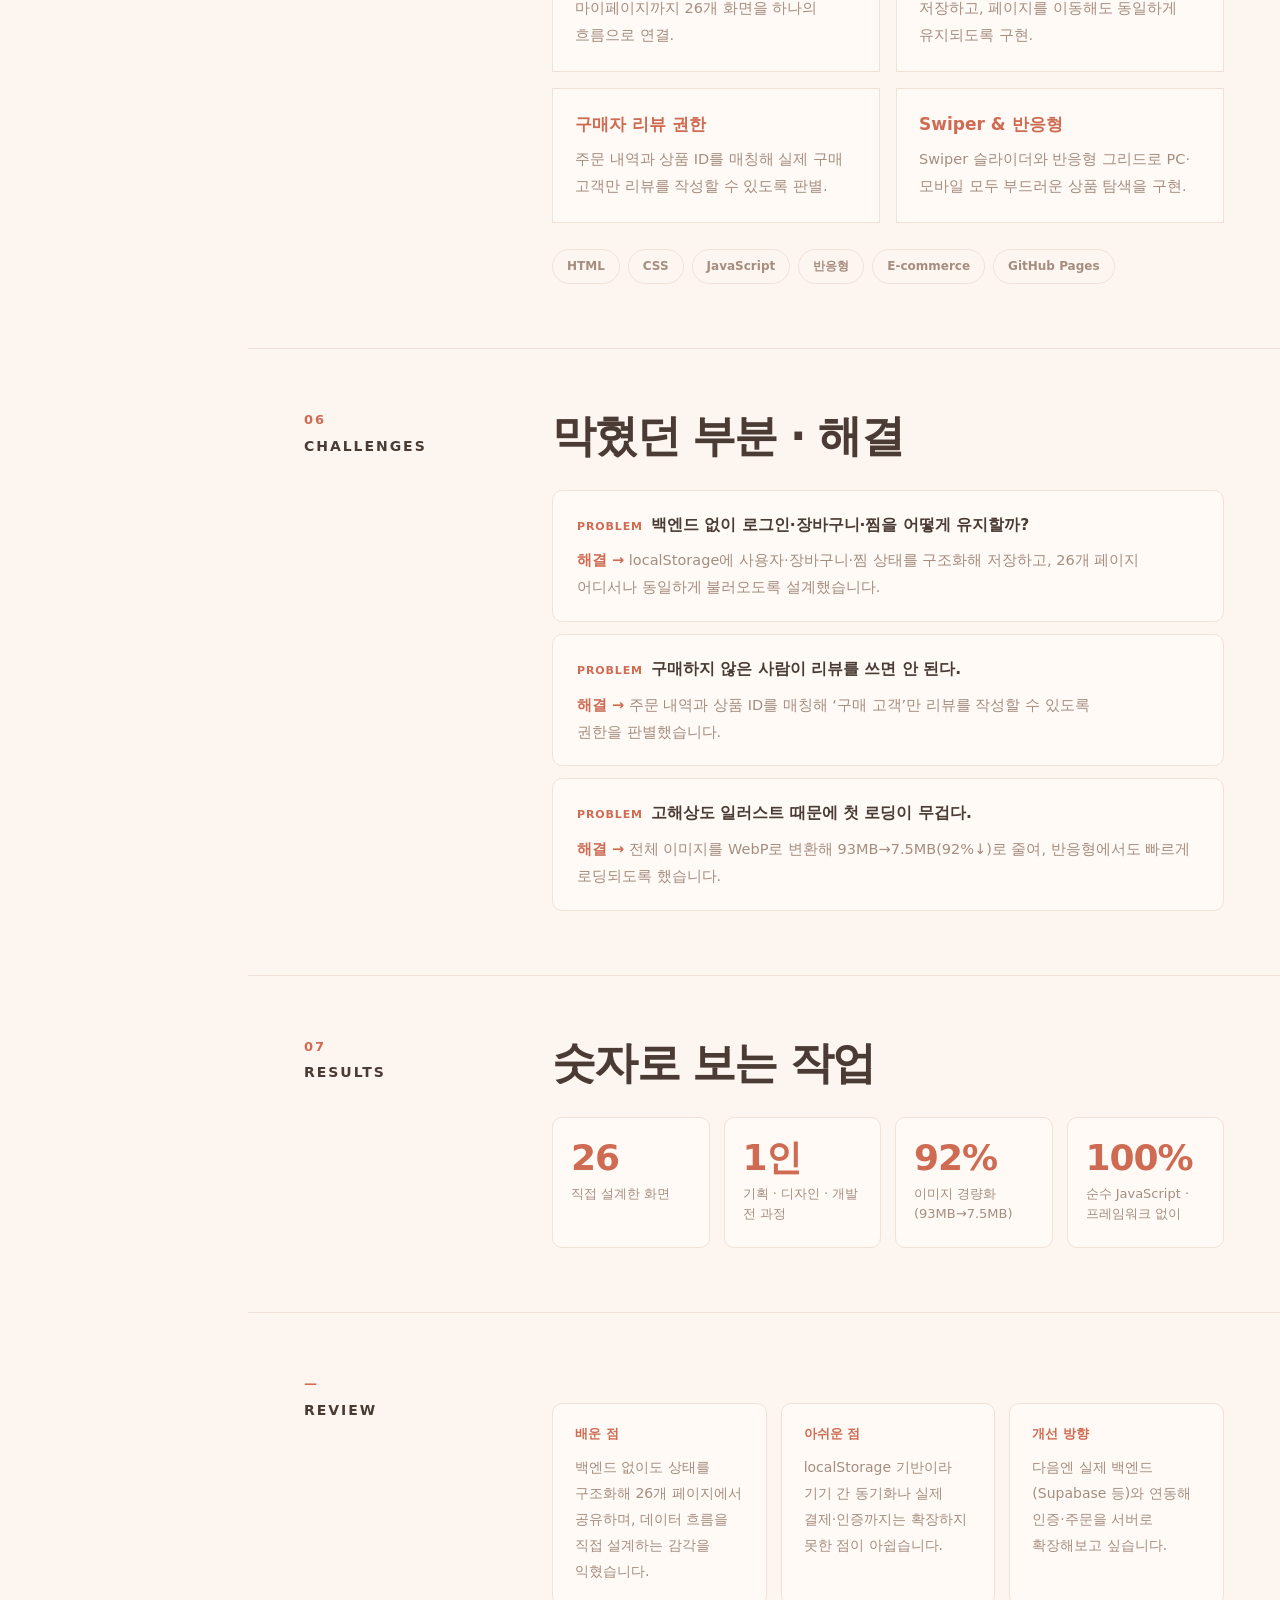
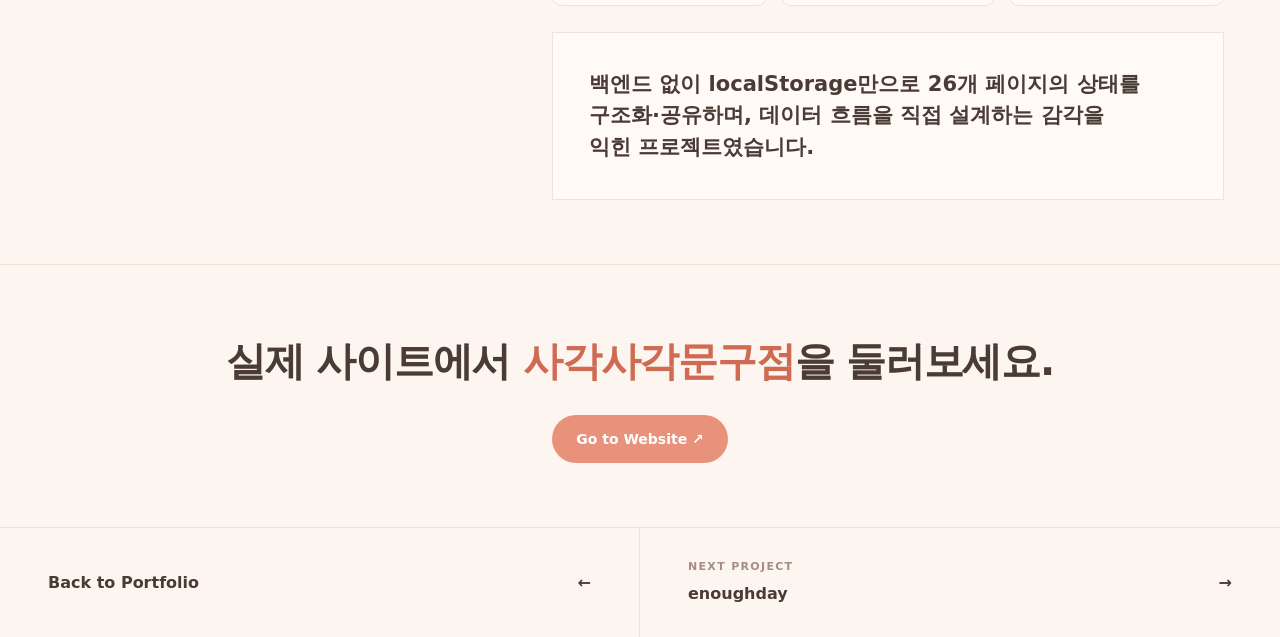
<file: project-sagaksagak.html>
<!DOCTYPE html>
<html lang="ko">
<head>
  <meta charset="UTF-8" />
  <meta name="viewport" content="width=device-width, initial-scale=1.0" />
  <title>사각사각문구점 — Web Design | JO HYEON CHAE</title>
  <link rel="stylesheet" href="assets/css/grid.css">
  <style>
    :root {
      --bg: #fdf6f0; --ink: #4a3b34; --muted: #a58d80; --line: #f0e2d8;
      --panel: #fffaf6; --accent: #e8927c; --accent-2: #cf6b52;
      font-family: Inter, "Pretendard", "Apple SD Gothic Neo", "Noto Sans KR", system-ui, sans-serif;

      /* Body typography. Every body-copy rule reads these three, so changing
         one here is the only edit needed — nothing else hard-codes a size,
         leading or measure. 1.85 rather than the usual 1.6 because Hangul has
         no ascenders or descenders and reads denser at the same value. */
      --body-lh: 1.85;
      --body-size: 16px;
      --body-measure: 900px;
    }

    body { margin: 0; background: var(--bg); color: var(--ink); line-height: 1.6; }

    /* The page fills the viewport so backgrounds, rules and the nav reach both
       edges. Each top-level section adds --gutter to its own inline padding,
       which keeps the content itself on a centred 1440px grid. Below 1440px the
       gutter is 0, so narrow screens behave exactly as before. */

    .nav { position: sticky; top: 0; z-index: 10; height: 72px; padding: 0 calc(48px + var(--gutter)); display: flex; justify-content: space-between; align-items: center; border-bottom: 1px solid var(--line); background: rgba(253,246,240,0.9); backdrop-filter: blur(12px); letter-spacing: 0.12em; font-size: 13px; font-weight: 700; }

    .nav .back:hover, .nav-links a:hover { color: var(--accent-2); }

    .nav-links { color: var(--muted); }

    .btn { display: inline-flex; align-items: center; gap: 8px; padding: 13px 24px; border-radius: 999px; font-size: 14px; font-weight: 800; transition: transform 0.15s ease; }

    .btn.solid { background: var(--accent); color: #fff; }

    .btn.solid:hover { transform: translateY(-2px); }

    .hero {
      padding-inline: var(--gutter); display: grid; grid-template-columns: 0.88fr 1.12fr; min-height: calc(100vh - 72px); border-bottom: 1px solid var(--line);
      /* Graph-paper ground, drawn in the brand accent so it reads as stationery
         rather than a UI grid. Deliberately a single even cell: heavier rules
         every few lines made the large squares read as boxes behind the mockup.
         Gradients rather than an image keep the lines crisp at any zoom. */
      --grid-line: rgba(207, 107, 82, 0.07);
      background-color: var(--bg);
      background-image:
        repeating-linear-gradient(0deg,  var(--grid-line) 0 1px, transparent 1px 26px),
        repeating-linear-gradient(90deg, var(--grid-line) 0 1px, transparent 1px 26px);
    }

    .hero-text { padding: 64px 72px; display: flex; flex-direction: column; justify-content: center; gap: 18px; }

    .eyebrow { margin: 0; font-size: 12px; font-weight: 800; letter-spacing: 0.2em; text-transform: uppercase; color: var(--accent-2); }

    .title { margin: 4px 0 0; font-size: clamp(40px, 5.6vw, 82px); line-height: 1.02; letter-spacing: -0.04em; font-weight: 900; }

    .subtitle { margin: 6px 0 0; font-size: 20px; font-weight: 700; color: var(--accent-2); }

    .desc { margin: 4px 0 0; max-width: 520px; color: var(--muted); font-size: 16px; word-break: keep-all; }

    .hero-cta { margin-top: 12px; }

    .hero-visual { overflow: hidden; background: #fff; }

    .hero-visual img { width: 100%; height: 100%; object-fit: cover; }

    /* Stationery doodles scattered over the graph paper. They sit behind the
       mockup (z-index 0 vs 1), so several are half-hidden by it — that overlap
       is what stops the arrangement reading as three deliberately placed icons.
       Left offsets ride --gutter to stay on the content grid. Anything past
       content x 580 clears the copy at every hero height; the two in the left
       column use px edge offsets because that free strip is only ~64px tall.
       Durations and float distances are all different so nothing bobs in sync. */

    .hero { position: relative; overflow: clip; }

    .hero-text, .hero-visual { position: relative; z-index: 1; }

    .deco {
      position: absolute; z-index: 0;
      opacity: 0.5;
      pointer-events: none; user-select: none;
      animation: decoSway var(--t, 7s) ease-in-out infinite;
      will-change: transform;
    }

    /* Sway, not bob: these read as pencil marks on paper, and paper doesn't
       float. Rotation carries the motion; the few px of drift stop it looking
       like a gear turning in place. */

    @keyframes decoSway {
      0%, 100% { transform: translateY(0) rotate(calc(var(--r, 0deg) - var(--s, 3deg))); }
      50%      { transform: translateY(calc(var(--d, 3px) * -1)) rotate(calc(var(--r, 0deg) + var(--s, 3deg))); }
    }

    @media (prefers-reduced-motion: reduce) { .deco { animation: none; } }

    /* Stacked hero leaves no free space beside the copy */

    @media (max-width: 900px) { .deco { display: none; } }

    /* direct children only: .section also appears nested inside .detail-layout,
       which supplies the gutter itself */

    .kicker { margin: 0 0 12px; font-size: 12px; font-weight: 800; letter-spacing: 0.2em; text-transform: uppercase; color: var(--accent-2); }

    .section h2 { margin: 0 0 16px; font-size: clamp(26px, 4vw, 44px); line-height: 1.06; letter-spacing: -0.03em; font-weight: 900; }

    .section p.lead { max-width: 760px; margin: 0; color: #5a4a42; font-size: 16px; word-break: keep-all; }

    .section b { color: var(--accent-2); }

    .shots { display: grid; grid-template-columns: repeat(2, 1fr); gap: 16px; margin-top: 30px; }

    .shot { position: relative; border: 1px solid var(--line); overflow: hidden; background: var(--panel); }

    .shot img { width: 100%; aspect-ratio: 16/10; object-fit: cover; transition: transform 0.5s ease; }

    .shot:hover img { transform: scale(1.04); }

    .shot figcaption { position: absolute; left: 0; bottom: 0; padding: 7px 13px; font-size: 12px; font-weight: 700; background: rgba(74,59,52,0.7); color: #fff; }

    .build { display: grid; grid-template-columns: repeat(2, 1fr); gap: 16px; margin-top: 30px; }

    .build-card { border: 1px solid var(--line); background: var(--panel); padding: 22px; }

    .build-card h3 { margin: 0 0 8px; font-size: 17px; color: var(--accent-2); }

    .build-card p { margin: 0; color: var(--muted); font-size: 14.5px; word-break: keep-all; }

    .chips span { border: 1px solid var(--line); color: var(--muted); font-size: 12px; font-weight: 700; padding: 7px 14px; border-radius: 999px; }

    .cta-band h2 { margin: 0 0 22px; font-size: clamp(24px, 4vw, 40px); font-weight: 900; letter-spacing: -0.03em; }

    .cta-band h2 span { color: var(--accent-2); }

    .bottom-nav a:hover { color: var(--accent-2); }

    @media (max-width: 900px) { .nav { padding: 0 20px; } .hero { grid-template-columns: 1fr; } .hero-text { border-right: 0; border-bottom: 1px solid var(--line); padding: 48px 24px; } .hero-visual { min-height: 300px; } .section, .cta-band { padding: 48px 24px; } .shots, .build, .bottom-nav { grid-template-columns: 1fr; } }

    /* Project Info meta (팀 페이지와 구조 통일) */

    .meta-tags span { border: 1px solid var(--line); background: var(--panel); border-radius: 999px; padding: 6px 13px; font-size: 12.5px; font-weight: 700; color: var(--accent-2); }

    /* ==== Live device mockups (PC + phone, hover scroll) ==== */

    /* Transparent, not var(--bg): an opaque fill here cut the graph paper off at
       the column edge and read as a hard rectangle behind the mockup. A soft
       radial wash gives the screenshot the same lift with no visible edge. */

    .hero-visual {
      display: flex; align-items: center; justify-content: center;
      padding: 48px 44px; overflow: visible;
      background: radial-gradient(58% 52% at 52% 48%, rgba(232,146,124,0.13) 0%, rgba(232,146,124,0.05) 55%, rgba(232,146,124,0) 78%);
    }

    .hero-visual::after { content: none !important; display: none !important; }

    .browser { border: 1px solid var(--line); border-radius: 10px; overflow: hidden; background: var(--panel); box-shadow: 0 8px 20px rgba(0,0,0,0.08); }

    .hero-visual .phone img { position: absolute; top: 1.54%; left: 4.53%; width: 90.95%; height: 97%; object-fit: cover; object-position: top; border-radius: 11% / 5%; z-index: 1; display: block; }

    .hero-phone { position: absolute; right: -22px; bottom: -28px; width: 156px; z-index: 3; filter: drop-shadow(0 10px 14px rgba(0,0,0,0.16)); }

    /* focus one device on hover: hovered grows & comes forward, the other tucks behind */

    /* ==== Results / Flow / Challenges / Retrospective ==== */

    .stats { display: grid; grid-template-columns: repeat(4, 1fr); gap: 14px; margin-top: 30px; }

    .stat { border: 1px solid var(--line); background: var(--panel); border-radius: 10px; padding: 22px 18px; }

    .stat .num { font-size: clamp(24px, 3.2vw, 36px); font-weight: 900; letter-spacing: -0.03em; line-height: 1; color: var(--accent-2, var(--neon)); }

    .stat .lab { margin-top: 8px; font-size: 13px; color: var(--muted); word-break: keep-all; }

    .flow { display: flex; flex-wrap: wrap; align-items: center; gap: 8px 10px; margin-top: 30px; }

    .flow .node { border: 1px solid var(--line); background: var(--panel); border-radius: 8px; padding: 9px 15px; font-size: 14px; font-weight: 700; white-space: nowrap; }

    .flow .node.br { border-style: dashed; color: var(--muted); }

    .flow .arr { color: var(--muted); font-weight: 800; }

    .chall { display: grid; gap: 12px; margin-top: 30px; max-width: 900px; }

    .chall-item { border: 1px solid var(--line); background: var(--panel); border-radius: 10px; padding: 20px 24px; }

    .chall-item .q { margin: 0 0 8px; font-size: 15.5px; font-weight: 800; }

    .chall-item .q b { color: var(--accent-2, var(--neon)); font-size: 11px; font-weight: 800; letter-spacing: 0.08em; margin-right: 8px; }

    .chall-item .a { margin: 0; font-size: 14.5px; color: var(--muted); word-break: keep-all; }

    .chall-item .a b { color: var(--accent-2, var(--neon)); }

    .retro { margin-top: 28px; border-left: 3px solid var(--accent, var(--neon)); padding: 6px 0 6px 18px; max-width: 780px; }

    .retro p { margin: 0; font-size: 15px; color: var(--muted); word-break: keep-all; }

    @media (max-width: 900px) { .stats { grid-template-columns: repeat(2, 1fr); } }

    /* Flow storyboard (2x2) */

    .flow-board { display: grid; grid-template-columns: 1fr 1fr; gap: 26px 56px; margin-top: 30px; }

    .flow-step { position: relative; }

    .flow-step figure { margin: 0; border: 1px solid var(--line); border-radius: 10px; overflow: hidden; background: var(--panel); }

    .flow-step img { width: 100%; aspect-ratio: 16 / 10; object-fit: cover; object-position: top; display: block; transition: object-position 7s ease-in-out; will-change: object-position; }

    .flow-step:hover img { object-position: bottom; }

    @media (prefers-reduced-motion: reduce) { .flow-step img { transition: none; } .flow-step:hover img { object-position: top; } }

    .flow-step figcaption { padding: 11px 14px; }

    .flow-step .n { display: block; font-size: 11px; font-weight: 800; letter-spacing: 0.08em; color: var(--accent-2, var(--neon)); margin-bottom: 3px; }

    .flow-step .nm { font-size: 15px; font-weight: 700; }

    @media (max-width: 640px) { .flow-board { grid-template-columns: 1fr; max-width: 400px; } }

    .flow-step .ds { display: block; margin-top: 5px; font-size: 12.5px; color: var(--muted); word-break: keep-all; line-height: 1.5; font-weight: 400; }

    /* Problem / Goal */

    .pg-cell { border: 1px solid var(--line); background: var(--panel); border-radius: 10px; padding: 16px 18px; font-size: 14.5px; color: #5a4a42; word-break: keep-all; }

    .pg-cell.g { color: var(--accent-2); font-weight: 700; border-color: #f0d6cc; }

    .pg-cell.g .pg-tag { color: var(--accent-2); }

    /* Design Guide */

    .guide-row { display: grid; grid-template-columns: 190px 1fr; gap: 28px; padding: 26px; background: var(--panel); border-top: 1px solid var(--line); }

    .g-label { font-size: 15px; font-weight: 800; color: var(--accent-2); }

    .g-body p { margin: 0; font-size: 14.5px; color: #5a4a42; word-break: keep-all; line-height: 1.7; }

    .dd-kw { display: flex; flex-wrap: wrap; gap: 8px; }

    .dd-kw span { border: 1px solid var(--line); border-radius: 999px; padding: 7px 15px; font-size: 12px; font-weight: 700; color: var(--accent-2); background: var(--panel); }

    .sw i { display: block; width: 62px; height: 62px; border-radius: 12px; border: 1px solid rgba(74,59,52,0.12); }

    .sw span { display: block; margin-top: 8px; font-size: 10.5px; color: var(--muted); font-weight: 700; }

    .type-demo .t-logo { font-size: 30px; font-weight: 900; letter-spacing: -0.03em; line-height: 1.05; }

    .demo-btn { display: inline-flex; align-items: center; gap: 6px; background: var(--accent); color: #fff; border-radius: 999px; padding: 10px 18px; font-size: 13px; font-weight: 800; }

    .demo-tag { border: 1px solid var(--line); background: var(--bg); color: var(--accent-2); border-radius: 6px; padding: 5px 11px; font-size: 11px; font-weight: 800; letter-spacing: 0.06em; }

    .demo-card { border: 1px solid var(--line); background: var(--bg); border-radius: 12px; padding: 13px 20px; font-size: 13px; font-weight: 700; color: var(--muted); }

    /* Retrospective 3-split */

    .retro-card h3 { margin: 0 0 10px; font-size: 13px; font-weight: 800; color: var(--accent-2); }

    /* Detail Index (sticky side nav) */

    .side-index h2 { margin: 0 0 24px; font-size: 13px; letter-spacing: 0.16em; text-transform: uppercase; color: var(--ink); }

    .side-index a:hover { color: var(--accent-2); }

    .side-index a span { font-weight: 800; color: var(--accent-2); }

    /* Scroll to top — 스크롤 중 언제든 맨 위로 */

    .to-top {
      position: fixed; right: 24px; bottom: 24px; z-index: 50;
      width: 46px; height: 46px; display: grid; place-items: center;
      border: 0; cursor: pointer; border-radius: 50%;
      background: var(--accent-2); color: #fff;
      box-shadow: 0 6px 18px rgba(0, 0, 0, 0.18);
      opacity: 0; visibility: hidden; transform: translateY(8px);
      transition: opacity 0.25s ease, transform 0.25s ease, visibility 0.25s;
    }

    /* ── Korean typography pass ──
       1.6 reads tight for Hangul: with no ascenders or descenders, a line of
       Korean looks denser than the same value does in Latin, so body copy opens
       up to 1.75. p.lead drops to 700px because 760px ran 47-48 Korean
       characters per line, past the comfortable 35-45.
       text-wrap: pretty stops a lone word stranding on the last line; balance
       evens out heading line lengths. Browsers without text-wrap ignore it and
       render exactly as before. Display headings keep their tight leading —
       Hangul has no descenders, so it does not collide. */

    /* Size applies to running body copy only — card text (14.5px) and captions
       keep their own smaller scale, which --body-size must not flatten. */

    .desc { font-size: var(--body-size); }

    /* matches .section p.lead's specificity (0-2-1) so these actually win */
  
    /* ── 팀 스타일 2단 케이스스터디 본문 섹션 ── */
    .content .section { display: grid; grid-template-columns: 200px 1fr; gap: 48px; padding: 64px 56px; }
    .content .section h2.section-title { margin: 0; font-size: 14px; letter-spacing: 0.14em; text-transform: uppercase; font-weight: 700; }
    .content .section-number { display: block; margin-bottom: 12px; color: var(--accent-2, var(--neon)); font-size: 13px; font-weight: 700; }
    .content .section-body { min-width: 0; }
    .content .section-body > h3 { margin: 0 0 16px; font-size: clamp(26px, 3.4vw, 46px); line-height: 1.08; letter-spacing: -0.04em; font-weight: 700; word-break: keep-all; }
    .review-box { padding: 36px; border: 1px solid var(--line); background: var(--panel); margin-top: 26px; }
    .review-box p { margin: 0; font-size: 21px; line-height: 1.5; font-weight: 700; word-break: keep-all; }
    @media (max-width: 900px) { .content .section { grid-template-columns: 1fr; gap: 22px; padding: 48px 24px; } }

    /* Project Info 등장 — 스크롤로 닿으면 순차로 떠오른다 (HOLO·YENE와 같은 이징) */
    [data-reveal] .kicker,
    [data-reveal] .info-title,
    [data-reveal] .meta-item {
      opacity: 0; transform: translateY(38px);
      transition: opacity 0.7s cubic-bezier(.2,.7,.2,1), transform 0.7s cubic-bezier(.2,.7,.2,1);
    }
    [data-reveal].in .kicker,
    [data-reveal].in .info-title,
    [data-reveal].in .meta-item { opacity: 1; transform: none; }
    [data-reveal].in .info-title { transition-delay: .06s; }
    /* 같은 줄의 좌·우 칸은 같은 딜레이로 함께 — 가로 구분선이 갈라져 보이지 않게 */
    [data-reveal].in .meta-item:nth-child(1),
    [data-reveal].in .meta-item:nth-child(2) { transition-delay: .14s; }
    [data-reveal].in .meta-item:nth-child(3),
    [data-reveal].in .meta-item:nth-child(4) { transition-delay: .28s; }
    [data-reveal].in .meta-item:nth-child(5),
    [data-reveal].in .meta-item:nth-child(6) { transition-delay: .42s; }
    [data-reveal].in .meta-item:nth-child(7),
    [data-reveal].in .meta-item:nth-child(8) { transition-delay: .56s; }
    @media (prefers-reduced-motion: reduce) {
      [data-reveal] .kicker, [data-reveal] .info-title, [data-reveal] .meta-item {
        opacity: 1; transform: none; transition: none;
      }
    }
  </style>
</head>
<body>
  <main class="page">
    <header class="nav">
      <a class="back" href="index.html#work"><span>←</span><span>JO HYEON CHAE PORTFOLIO</span></a>
      <nav class="nav-links"><a href="https://jhc2265.github.io/sagaksagak/" target="_blank" rel="noopener">LIVE ↗</a></nav>
    </header>
    <section class="hero" id="top">
      <img class="deco" src="assets/projects/sagaksagak/deco/star.webp"   alt="" style="width:40px; top:14px;     left:calc(var(--gutter) + 40px);   --r:-12deg; --d:2px; --s:4deg;  --t:7.4s; animation-delay:0s;">
      <img class="deco" src="assets/projects/sagaksagak/deco/clip.webp"   alt="" style="width:28px; bottom:12px;  left:calc(var(--gutter) + 100px);  --r:16deg;  --d:2px; --s:5deg;  --t:6.2s; animation-delay:1.9s;">
      <img class="deco" src="assets/projects/sagaksagak/deco/flower.webp" alt="" style="width:34px; top:92px;     left:calc(var(--gutter) + 610px);  --r:9deg;   --d:3px; --s:3deg;  --t:8.1s; animation-delay:.7s;  opacity:.42;">
      <img class="deco" src="assets/projects/sagaksagak/deco/star.webp"   alt="" style="width:30px; bottom:122px; left:calc(var(--gutter) + 645px);  --r:20deg;  --d:3px; --s:6deg;  --t:5.6s; animation-delay:2.4s; opacity:.46;">
      <img class="deco" src="assets/projects/sagaksagak/deco/flower.webp" alt="" style="width:46px; top:38px;     left:calc(var(--gutter) + 858px);  --r:-14deg; --d:4px; --s:2.5deg; --t:9.0s; animation-delay:1.2s;">
      <img class="deco" src="assets/projects/sagaksagak/deco/clip.webp"   alt="" style="width:26px; top:52px;     left:calc(var(--gutter) + 1150px); --r:-8deg;  --d:3px; --s:5.5deg; --t:6.8s; animation-delay:3.1s; opacity:.44;">
      <img class="deco" src="assets/projects/sagaksagak/deco/star.webp"   alt="" style="width:36px; bottom:58px;  left:calc(var(--gutter) + 1298px); --r:12deg;  --d:4px; --s:3.5deg; --t:7.9s; animation-delay:.3s;">
      <img class="deco" src="assets/projects/sagaksagak/deco/flower.webp" alt="" style="width:30px; top:296px;    left:calc(var(--gutter) + 1402px); --r:22deg;  --d:2px; --s:4.5deg; --t:6.5s; animation-delay:1.6s; opacity:.4;">
      <div class="hero-text">
        <p class="eyebrow">Web Design · 개인 프로젝트</p>
        <h1 class="title">사각사각<br>문구점</h1>
        <p class="subtitle">감성 문구 브랜드</p>
        <p class="desc">아기자기한 문구를 만나는 감성 문구 브랜드 이커머스. 파스텔 일러스트 무드의 아트디렉션과 함께 <b>브랜드·제품·구매까지 26개 화면의 흐름을 직접 설계</b>하고 반응형으로 완성했습니다.</p>
        <div class="hero-cta"><a class="btn solid" href="https://jhc2265.github.io/sagaksagak/" target="_blank" rel="noopener">Go to Website ↗</a></div>
      </div>
      <div class="hero-visual">
        <div class="hero-devices">
          <div class="browser hero-browser">
            <div class="browser-bar"><span class="dot r"></span><span class="dot y"></span><span class="dot g"></span><span class="url">jhc2265.github.io/sagaksagak</span></div>
            <div class="browser-shot autoscroll"><img src="assets/projects/sagaksagak/pc.webp" alt="사각사각문구점 데스크톱 화면"></div>
          </div>
          <div class="phone hero-phone autoscroll"><img src="assets/projects/sagaksagak/mobile.webp" alt="사각사각문구점 모바일 화면"></div>
        </div>
      </div>
    </section>
    <section class="section" data-reveal>
      <div class="info-inner">
      <p class="kicker">사각사각문구점 · Web Design</p>
      <h2 class="info-title">Project Info</h2>
      <div class="meta-row">
        <div class="meta-item"><span class="meta-label">Category</span><span class="meta-value">Web Design · E-commerce</span></div>
        <div class="meta-item"><span class="meta-label">My Role</span><span class="meta-value">기획 · UI 디자인 · 퍼블리싱 · 프론트엔드 개발</span></div>
        <div class="meta-item"><span class="meta-label">Period</span><span class="meta-value">2026.06.21 – 06.24 (4일)</span></div>
        <div class="meta-item"><span class="meta-label">Platform</span><span class="meta-value">PC · Mobile 반응형</span></div>
        <div class="meta-item"><span class="meta-label">Contribution</span><span class="meta-value">개인 작업 100%</span></div>
        <div class="meta-item"><span class="meta-label">Deployment</span><span class="meta-value">GitHub Pages</span></div>
        <div class="meta-item" style="grid-column: 1 / -1;"><span class="meta-label">Main Feature</span><div class="meta-tags"><span>상품 목록·상세</span><span>장바구니·찜</span><span>주문서</span><span>구매자 리뷰</span><span>마이페이지</span></div></div>
        <div class="meta-item" style="grid-column: 1 / -1;"><span class="meta-label">Tools</span><div class="meta-tags"><span>HTML</span><span>CSS</span><span>JavaScript</span><span>localStorage</span><span>Swiper</span><span>Daum 우편번호 API</span></div></div>
      </div>
      </div>
    </section>
    <div class="detail-layout">
      <aside class="side-index">
        <h2>Detail Index</h2>
        <a href="#overview"><span>01</span><em>Overview</em></a>
        <a href="#problem"><span>02</span><em>Problem &amp; Goal</em></a>
        <a href="#design"><span>03</span><em>Design Guide</em></a>
        <a href="#screens"><span>04</span><em>Screens</em></a>
        <a href="#build"><span>05</span><em>Build</em></a>
        <a href="#challenges"><span>06</span><em>Challenges</em></a>
        <a href="#results"><span>07</span><em>Results</em></a>
        <a href="#retro"><span>—</span><em>Review</em></a>
      </aside>
      <div class="content">
    <section class="section" id="overview">
      <h2 class="section-title"><span class="section-number">01</span>Overview</h2>
      <div class="section-body">
      <h3>사각사각, 오늘의 작은 문구</h3>
      <p class="lead">문구 브랜드의 <b>쇼핑 경험 전체</b>를 HTML·CSS·JavaScript로 구현했습니다. 베스트셀러·제품·상세·장바구니·주문·마이페이지까지 이어지는 흐름을 하나의 무드로 설계했습니다.</p>
      <p class="lead">파스텔 수채 일러스트와 부드러운 톤으로 <b>아기자기하고 따뜻한 브랜드 감성</b>을 살렸습니다.</p>
      </div>
    </section>
    <section class="section" id="problem">
      <h2 class="section-title"><span class="section-number">02</span>Problem &amp; Goal</h2>
      <div class="section-body">
      <h3>왜 이렇게 만들었나</h3>
      <p class="lead">단순한 상품 나열이 아니라, <b>브랜드 감성과 구매 흐름을 함께 고려</b>한 문구 쇼핑몰을 목표로 방향을 먼저 정리했습니다.</p>
      <div class="pg">
        <div class="pg-row">
          <div class="pg-cell p"><span class="pg-tag">Problem</span>문구 종류가 많아 그냥 나열하면 화면이 산만해 보이기 쉽다.</div>
          <div class="pg-arrow">→</div>
          <div class="pg-cell g"><span class="pg-tag">Goal</span>파스텔 일러스트 무드로 아기자기하게 정리해 탐색을 편안하게.</div>
        </div>
        <div class="pg-row">
          <div class="pg-cell p"><span class="pg-tag">Problem</span>백엔드 없이 로그인·장바구니·찜 상태를 유지해야 한다.</div>
          <div class="pg-arrow">→</div>
          <div class="pg-cell g"><span class="pg-tag">Goal</span>localStorage에 상태를 구조화해 26개 페이지에서 동일하게 공유.</div>
        </div>
        <div class="pg-row">
          <div class="pg-cell p"><span class="pg-tag">Problem</span>고해상도 일러스트 때문에 첫 로딩이 무거워진다.</div>
          <div class="pg-arrow">→</div>
          <div class="pg-cell g"><span class="pg-tag">Goal</span>전체 이미지를 WebP로 변환해 92% 경량화(93MB→7.5MB)한다.</div>
        </div>
      </div>
      </div>
    </section>
    <section class="section" id="design">
      <h2 class="section-title"><span class="section-number">03</span>Design Guide</h2>
      <div class="section-body">
      <h3>디자인 가이드</h3>
      <p class="lead">아기자기하고 따뜻한 문구 브랜드 무드를 일관되게 전달하기 위해 키워드부터 컬러·타이포·컴포넌트까지 규칙을 정의해 전 페이지에 반복 적용했습니다.</p>
      <div class="guide">
        <div class="guide-row">
          <div class="g-label">브랜드 키워드<small>Brand Keyword</small></div>
          <div class="g-body">
            <p>부드럽고 다정한 문구 감성을 담기 위해 <b>soft · pastel · cozy</b>를 중심 키워드로 잡고 모든 화면의 톤 기준으로 삼았습니다.</p>
            <div class="dd-kw"><span>soft</span><span>pastel</span><span>cozy</span><span>stationery</span></div>
          </div>
        </div>
        <div class="guide-row">
          <div class="g-label">Color<small>Color Palette</small></div>
          <div class="g-body">
            <p>크림 베이스에 살구·코랄 포인트를 더해 포근하고 다정한 무드를 구성했습니다. 파스텔 톤으로 제품 일러스트가 부드럽게 어우러지도록 했습니다.</p>
            <div class="swatches">
              <div class="sw"><i style="background:#fdf6f0"></i><span>Cream<br>#FDF6F0</span></div>
              <div class="sw"><i style="background:#fffaf6"></i><span>Panel<br>#FFFAF6</span></div>
              <div class="sw"><i style="background:#e8927c"></i><span>Coral<br>#E8927C</span></div>
              <div class="sw"><i style="background:#cf6b52"></i><span>Deep<br>#CF6B52</span></div>
              <div class="sw"><i style="background:#4a3b34"></i><span>Ink<br>#4A3B34</span></div>
            </div>
          </div>
        </div>
        <div class="guide-row">
          <div class="g-label">Typography<small>Type System</small></div>
          <div class="g-body">
            <p>또렷한 타이틀과 읽기 쉬운 본문을 조합해, <b>브랜드명은 다정하게 · 상품 정보는 명확하게</b> 보이도록 구성했습니다.</p>
            <div class="type-demo">
              <span class="t-logo">사각사각문구점</span>
              <span class="t-body">오늘의 작은 문구 — 본문용 산세리프 (Pretendard · Inter)</span>
            </div>
          </div>
        </div>
        <div class="guide-row">
          <div class="g-label">Component<small>UI Component</small></div>
          <div class="g-body">
            <p>둥근 카드, 코랄 CTA 버튼, 파스텔 태그를 반복 사용해 쇼핑몰 전체의 <b>아기자기한 통일감</b>을 유지했습니다.</p>
            <div class="comp-demo">
              <span class="demo-btn">장바구니 담기 →</span>
              <span class="demo-tag">BEST</span>
              <span class="demo-card">상품 카드</span>
            </div>
          </div>
        </div>
      </div>
      </div>
    </section>
    <section class="section" id="screens">
      <h2 class="section-title"><span class="section-number">04</span>Screens &amp; Flow</h2>
      <div class="section-body">
      <h3>화면 구성 · 흐름</h3>
      <p class="lead">메인 내비게이션 5개 탭 및 상품 상세·장바구니·주문·마이페이지까지 <b>총 26개 화면</b>을 설계·제작했습니다. 아래는 핵심 화면 흐름입니다.</p>
      <div class="flow-board">
        <div class="flow-step"><figure><img src="assets/projects/sagaksagak/full-home.webp" alt="메인 화면" loading="lazy"><figcaption><span class="n">STEP 01</span><span class="nm">메인</span><span class="ds">브랜드 무드와 베스트셀러로 첫인상을 잡고 카테고리로 안내.</span></figcaption></figure></div>
        <div class="flow-step"><figure><img src="assets/projects/sagaksagak/full-products.webp" alt="상품 목록 화면" loading="lazy"><figcaption><span class="n">STEP 02</span><span class="nm">상품 목록</span><span class="ds">카테고리·정렬로 원하는 문구를 찾고 상세로 이동.</span></figcaption></figure></div>
        <div class="flow-step"><figure><img src="assets/projects/sagaksagak/full-checkout.webp" alt="주문서 화면" loading="lazy"><figcaption><span class="n">STEP 03</span><span class="nm">주문서</span><span class="ds">배송지·결제 정보 입력과 최종 금액 확인까지 이어지는 주문 흐름.</span></figcaption></figure></div>
        <div class="flow-step"><figure><img src="assets/projects/sagaksagak/full-mypage.webp" alt="마이페이지 화면" loading="lazy"><figcaption><span class="n">STEP 04</span><span class="nm">마이페이지</span><span class="ds">주문 내역·찜·리뷰를 한곳에서 관리하는 개인 공간.</span></figcaption></figure></div>
      </div>
      </div>
    </section>
    <section class="section" id="build">
      <h2 class="section-title"><span class="section-number">05</span>Build</h2>
      <div class="section-body">
      <h3>구현 포인트</h3>
      <div class="build">
        <div class="build-card"><h3>다중 페이지 이커머스</h3><p>베스트셀러·제품·상세·장바구니·주문·마이페이지까지 26개 화면을 하나의 흐름으로 연결.</p></div>
        <div class="build-card"><h3>localStorage 상태 관리</h3><p>사용자·장바구니·찜 상태를 구조화해 저장하고, 페이지를 이동해도 동일하게 유지되도록 구현.</p></div>
        <div class="build-card"><h3>구매자 리뷰 권한</h3><p>주문 내역과 상품 ID를 매칭해 실제 구매 고객만 리뷰를 작성할 수 있도록 판별.</p></div>
        <div class="build-card"><h3>Swiper &amp; 반응형</h3><p>Swiper 슬라이더와 반응형 그리드로 PC·모바일 모두 부드러운 상품 탐색을 구현.</p></div>
      </div>
      <div class="chips"><span>HTML</span><span>CSS</span><span>JavaScript</span><span>반응형</span><span>E-commerce</span><span>GitHub Pages</span></div>
      </div>
    </section>
    <section class="section" id="challenges">
      <h2 class="section-title"><span class="section-number">06</span>Challenges</h2>
      <div class="section-body">
      <h3>막혔던 부분 &middot; 해결</h3>
      <div class="chall">
        <div class="chall-item"><p class="q"><b>PROBLEM</b>백엔드 없이 로그인&middot;장바구니&middot;찜을 어떻게 유지할까?</p><p class="a"><b>해결 &rarr;</b> localStorage에 사용자&middot;장바구니&middot;찜 상태를 구조화해 저장하고, 26개 페이지 어디서나 동일하게 불러오도록 설계했습니다.</p></div>
        <div class="chall-item"><p class="q"><b>PROBLEM</b>구매하지 않은 사람이 리뷰를 쓰면 안 된다.</p><p class="a"><b>해결 &rarr;</b> 주문 내역과 상품 ID를 매칭해 &lsquo;구매 고객&rsquo;만 리뷰를 작성할 수 있도록 권한을 판별했습니다.</p></div>
        <div class="chall-item"><p class="q"><b>PROBLEM</b>고해상도 일러스트 때문에 첫 로딩이 무겁다.</p><p class="a"><b>해결 &rarr;</b> 전체 이미지를 WebP로 변환해 93MB&rarr;7.5MB(92%&darr;)로 줄여, 반응형에서도 빠르게 로딩되도록 했습니다.</p></div>
      </div>
      </div>
    </section>
    <section class="section" id="results">
      <h2 class="section-title"><span class="section-number">07</span>Results</h2>
      <div class="section-body">
      <h3>숫자로 보는 작업</h3>
      <div class="stats">
        <div class="stat"><div class="num">26</div><div class="lab">직접 설계한 화면</div></div>
        <div class="stat"><div class="num">1인</div><div class="lab">기획 · 디자인 · 개발 전 과정</div></div>
        <div class="stat"><div class="num">92%</div><div class="lab">이미지 경량화 (93MB→7.5MB)</div></div>
        <div class="stat"><div class="num">100%</div><div class="lab">순수 JavaScript · 프레임워크 없이</div></div>
      </div>
      </div>
    </section>
    <section class="section" id="retro">
      <h2 class="section-title"><span class="section-number">—</span>Review</h2>
      <div class="section-body">
      <div class="retro-grid">
        <div class="retro-card"><h3>배운 점</h3><p>백엔드 없이도 상태를 구조화해 26개 페이지에서 공유하며, 데이터 흐름을 직접 설계하는 감각을 익혔습니다.</p></div>
        <div class="retro-card"><h3>아쉬운 점</h3><p>localStorage 기반이라 기기 간 동기화나 실제 결제·인증까지는 확장하지 못한 점이 아쉽습니다.</p></div>
        <div class="retro-card"><h3>개선 방향</h3><p>다음엔 실제 백엔드(Supabase 등)와 연동해 인증·주문을 서버로 확장해보고 싶습니다.</p></div>
      </div>
      <div class="review-box"><p>백엔드 없이 localStorage만으로 26개 페이지의 상태를 구조화·공유하며, 데이터 흐름을 직접 설계하는 감각을 익힌 프로젝트였습니다.</p></div>
      </div>
    </section>
      </div>
    </div>
    <section class="cta-band">
      <h2>실제 사이트에서 <span>사각사각문구점</span>을 둘러보세요.</h2>
      <a class="btn solid" href="https://jhc2265.github.io/sagaksagak/" target="_blank" rel="noopener">Go to Website ↗</a>
    </section>
    <footer class="bottom-nav">
      <a href="index.html#work"><span>Back to Portfolio</span><span>←</span></a>
      <a class="next" href="project-enoughday.html">
        <span class="next-label"><em>Next Project</em><strong>enoughday</strong></span>
        <span>→</span>
      </a>
    </footer>
  </main>
  <script>
  /* Detail Index scroll-spy — 현재 섹션 목차 항목을 강조색으로 하이라이트 */
  (function () {
    var idx = document.querySelector('.side-index');
    if (!idx) return;
    var links = [].slice.call(idx.querySelectorAll('a[href^="#"]'));
    if (!links.length) return;
    var probe = idx.querySelector('a span');
    var accent = probe ? getComputedStyle(probe).color : '';
    var byId = {}, sections = [];
    links.forEach(function (a) {
      var el = document.getElementById(a.getAttribute('href').slice(1));
      if (el) { byId[el.id] = a; sections.push(el); }
    });
    if (!sections.length) return;
    var current = null;
    function paint(a, on) {
      var lbl = a.querySelector('em') || a;
      a.style.fontWeight = on ? '700' : '';
      if (accent) lbl.style.color = on ? accent : '';
      a.classList.toggle('active', on);
    }
    function setActive(a) {
      if (current === a) return;
      if (current) paint(current, false);
      paint(a, true);
      current = a;
    }
    var io = new IntersectionObserver(function (entries) {
      var vis = entries.filter(function (e) { return e.isIntersecting; });
      if (!vis.length) return;
      vis.sort(function (x, y) { return x.boundingClientRect.top - y.boundingClientRect.top; });
      var a = byId[vis[0].target.id];
      if (a) setActive(a);
    }, { rootMargin: '-30% 0px -45% 0px', threshold: 0 });
    sections.forEach(function (s) { io.observe(s); });
  })();
  </script>
  <button class="to-top" type="button" aria-label="맨 위로">
    <svg viewBox="0 0 24 24" width="18" height="18" fill="none" stroke="currentColor" stroke-width="2.2" stroke-linecap="round" stroke-linejoin="round" aria-hidden="true" focusable="false"><path d="M12 19V5M5 12l7-7 7 7"/></svg>
  </button>
  <script>
  /* Scroll to top — 조금 내려가면 나타나고, 누르면 맨 위로 */
  (function () {
    var btn = document.querySelector('.to-top');
    if (!btn) return;
    function sync() { btn.classList.toggle('show', window.scrollY > 500); }
    sync();
    window.addEventListener('scroll', sync, { passive: true });
    btn.addEventListener('click', function () {
      var reduce = window.matchMedia('(prefers-reduced-motion: reduce)').matches;
      window.scrollTo({ top: 0, behavior: reduce ? 'auto' : 'smooth' });
    });
  })();
  </script>
  <script>
  /* Project Info — 스크롤로 닿으면 등장. 한 번 보이면 관찰을 끊는다 */
  (function () {
    var targets = document.querySelectorAll('[data-reveal]');
    if (!targets.length) return;
    if (!('IntersectionObserver' in window)) {
      targets.forEach(function (el) { el.classList.add('in'); });
      return;
    }
    var obs = new IntersectionObserver(function (entries) {
      entries.forEach(function (e) {
        if (e.isIntersecting) { e.target.classList.add('in'); obs.unobserve(e.target); }
      });
    }, { threshold: 0.2 });
    targets.forEach(function (el) { obs.observe(el); });
  })();
  </script>
</body>
</html>
</file>
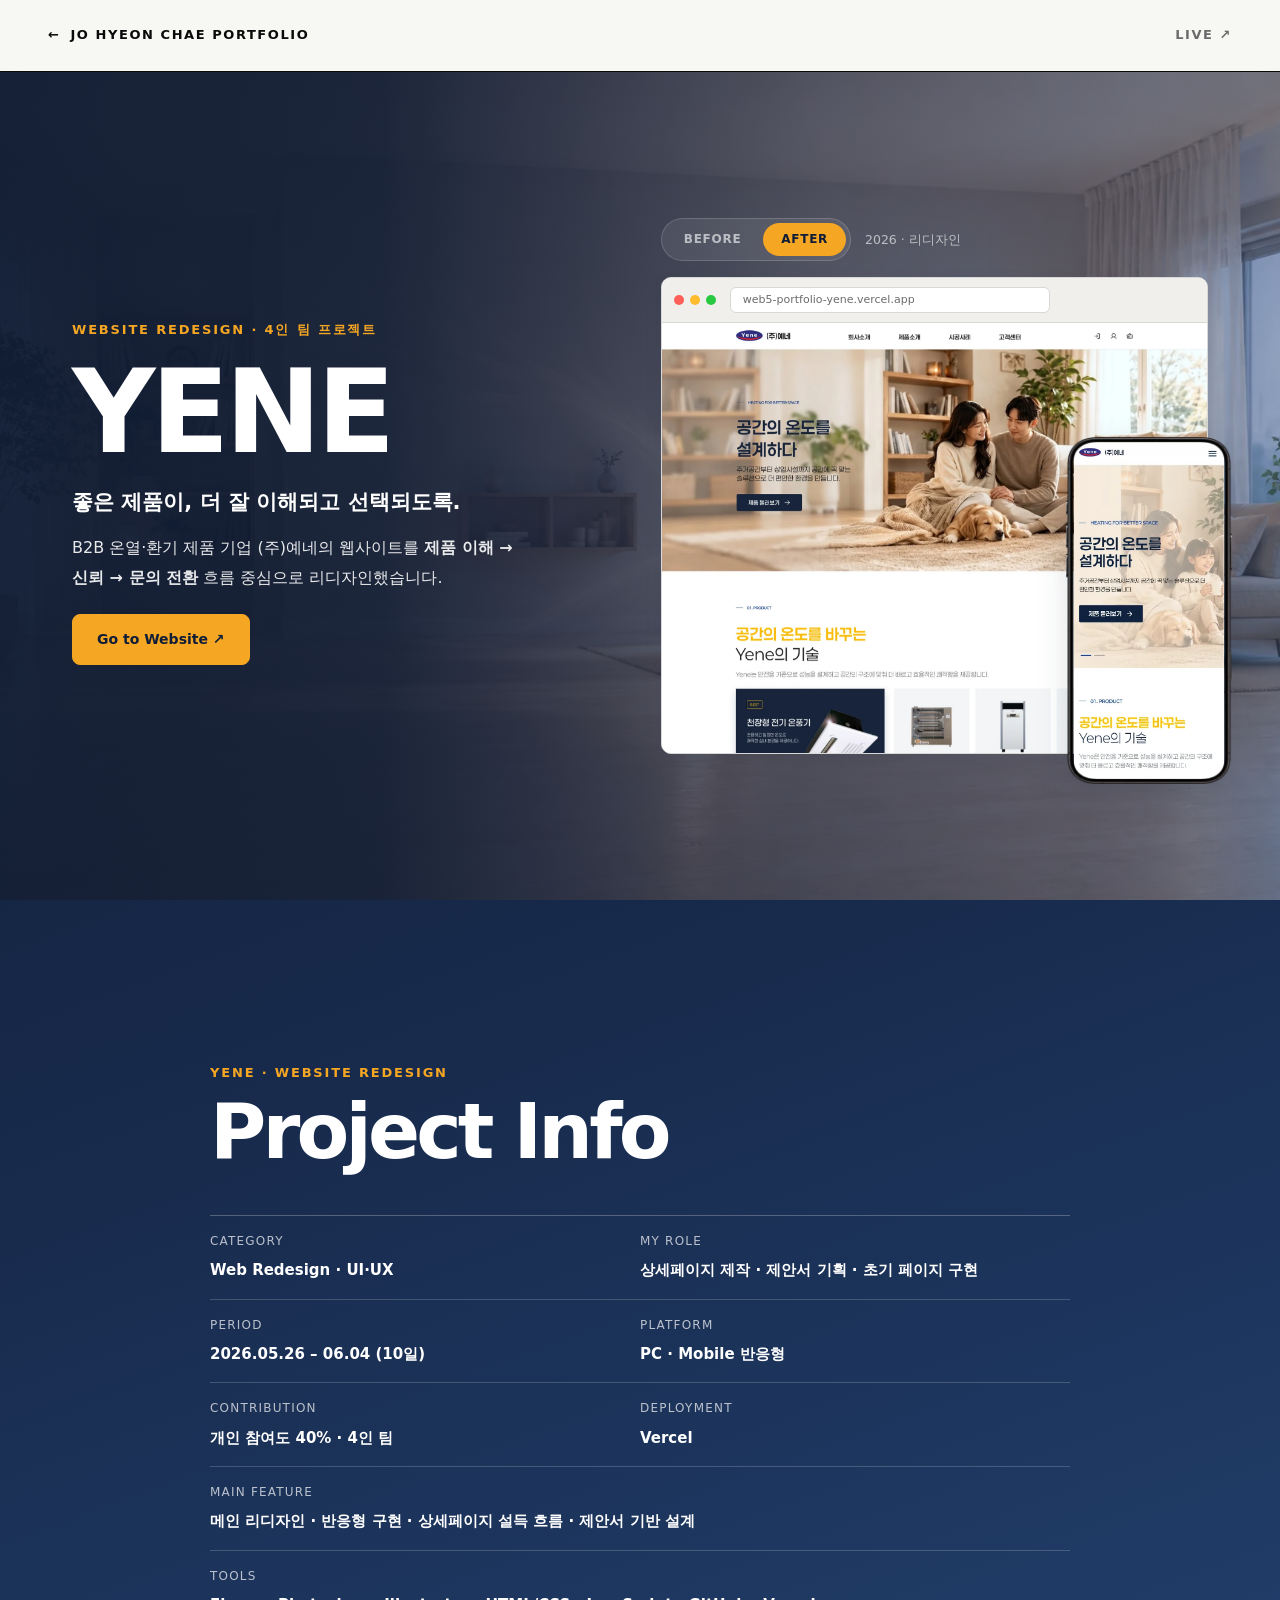
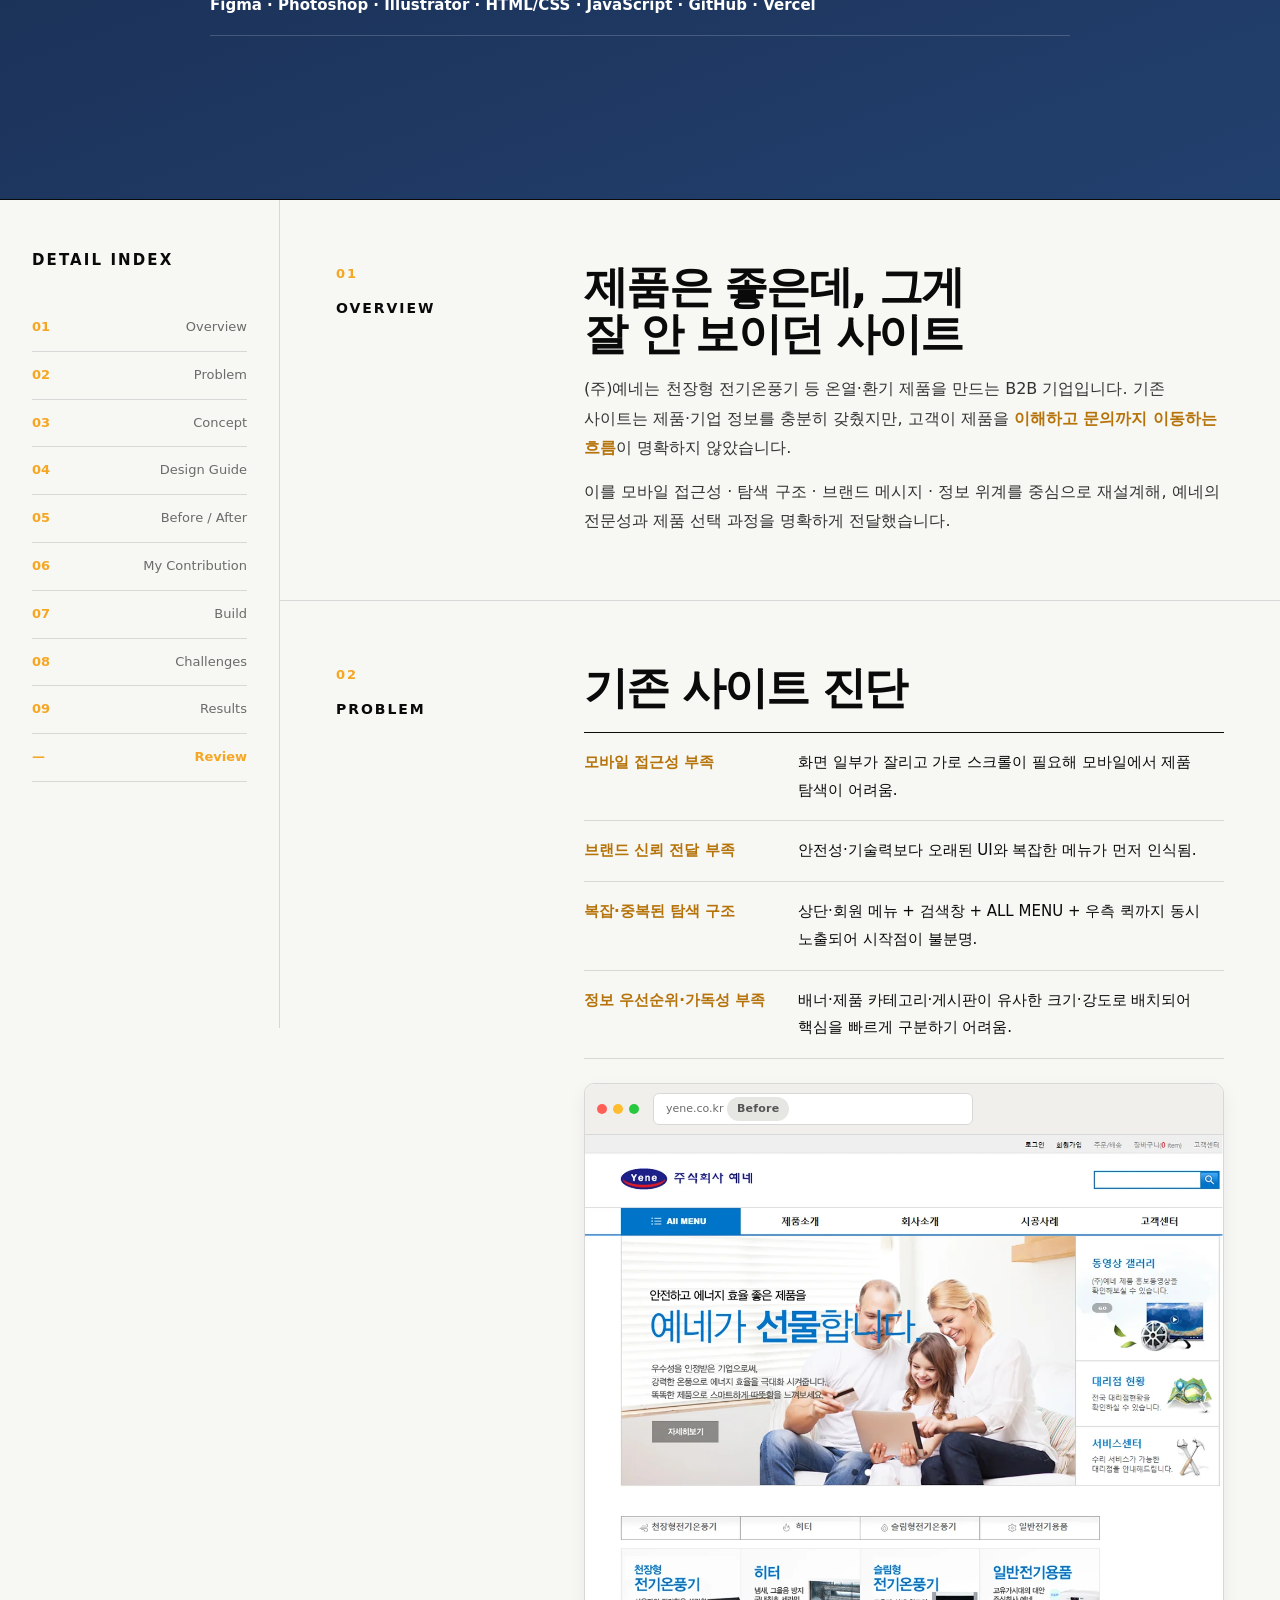
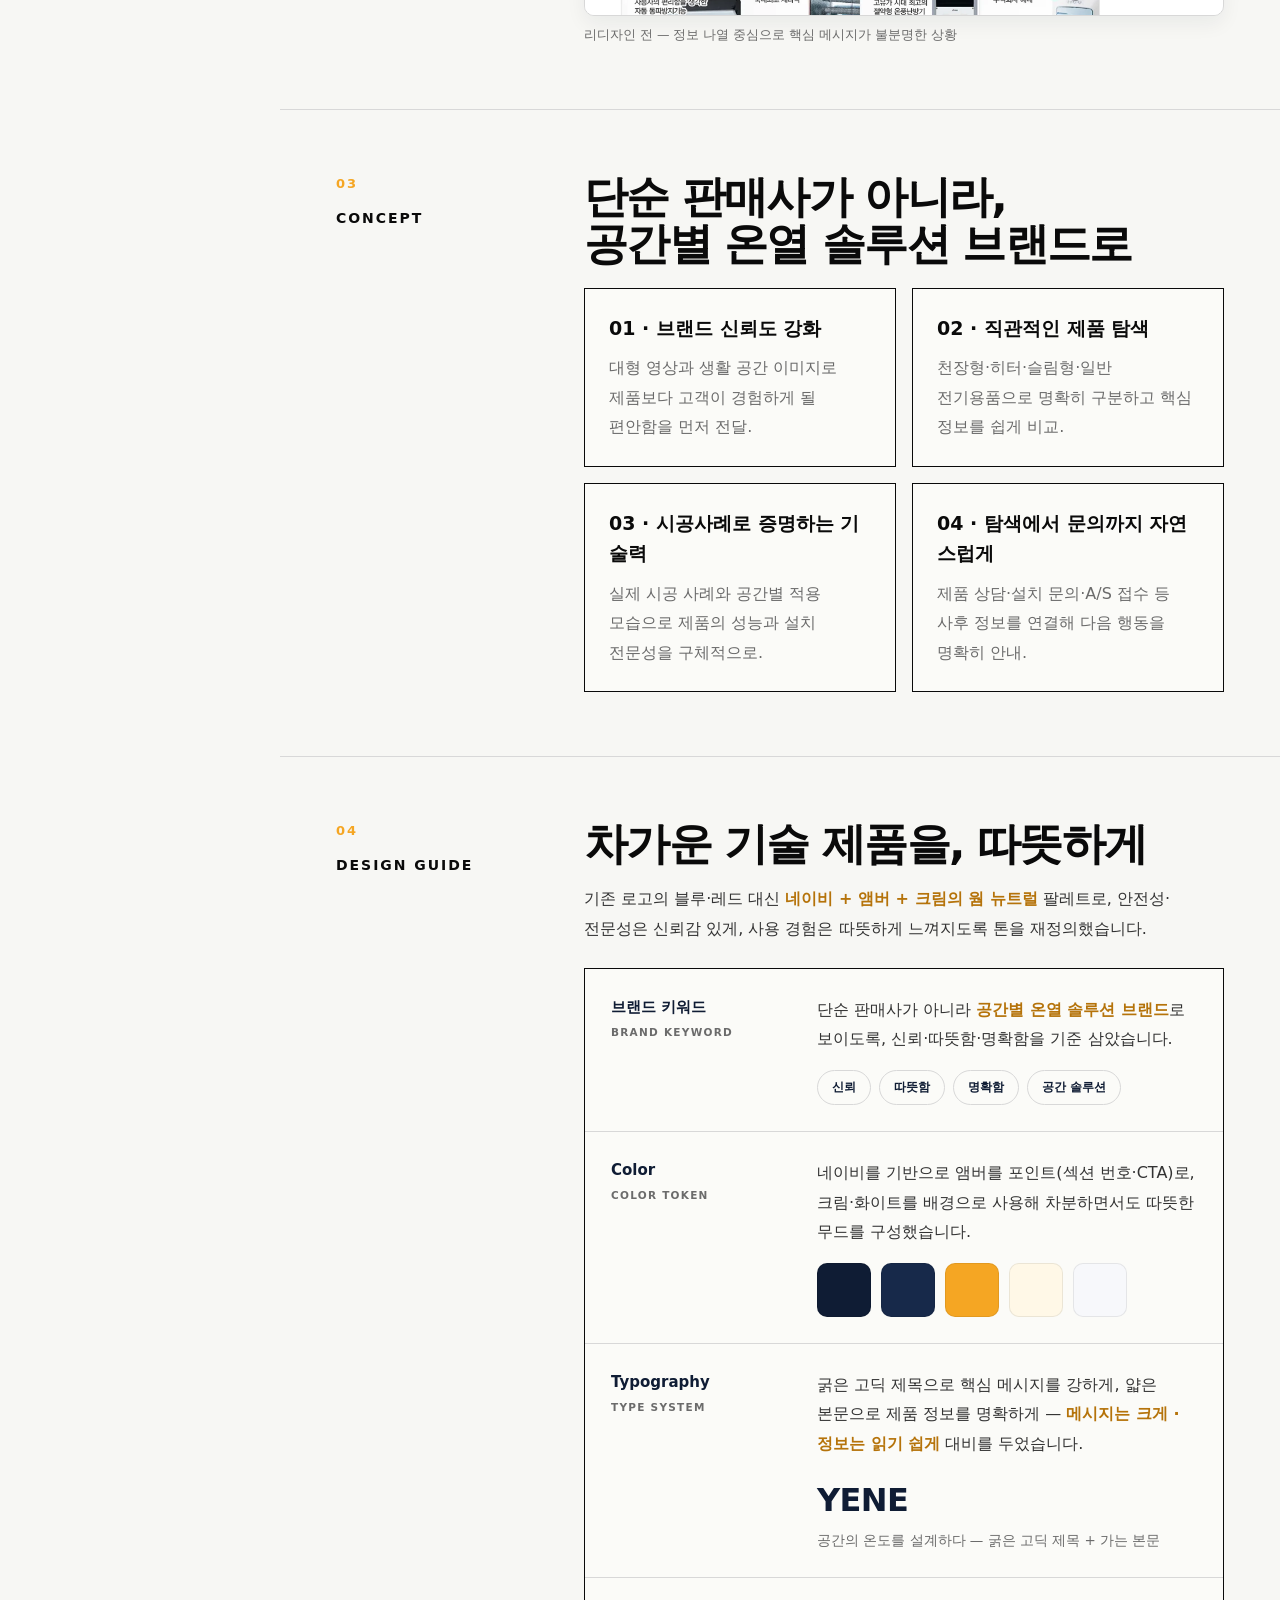
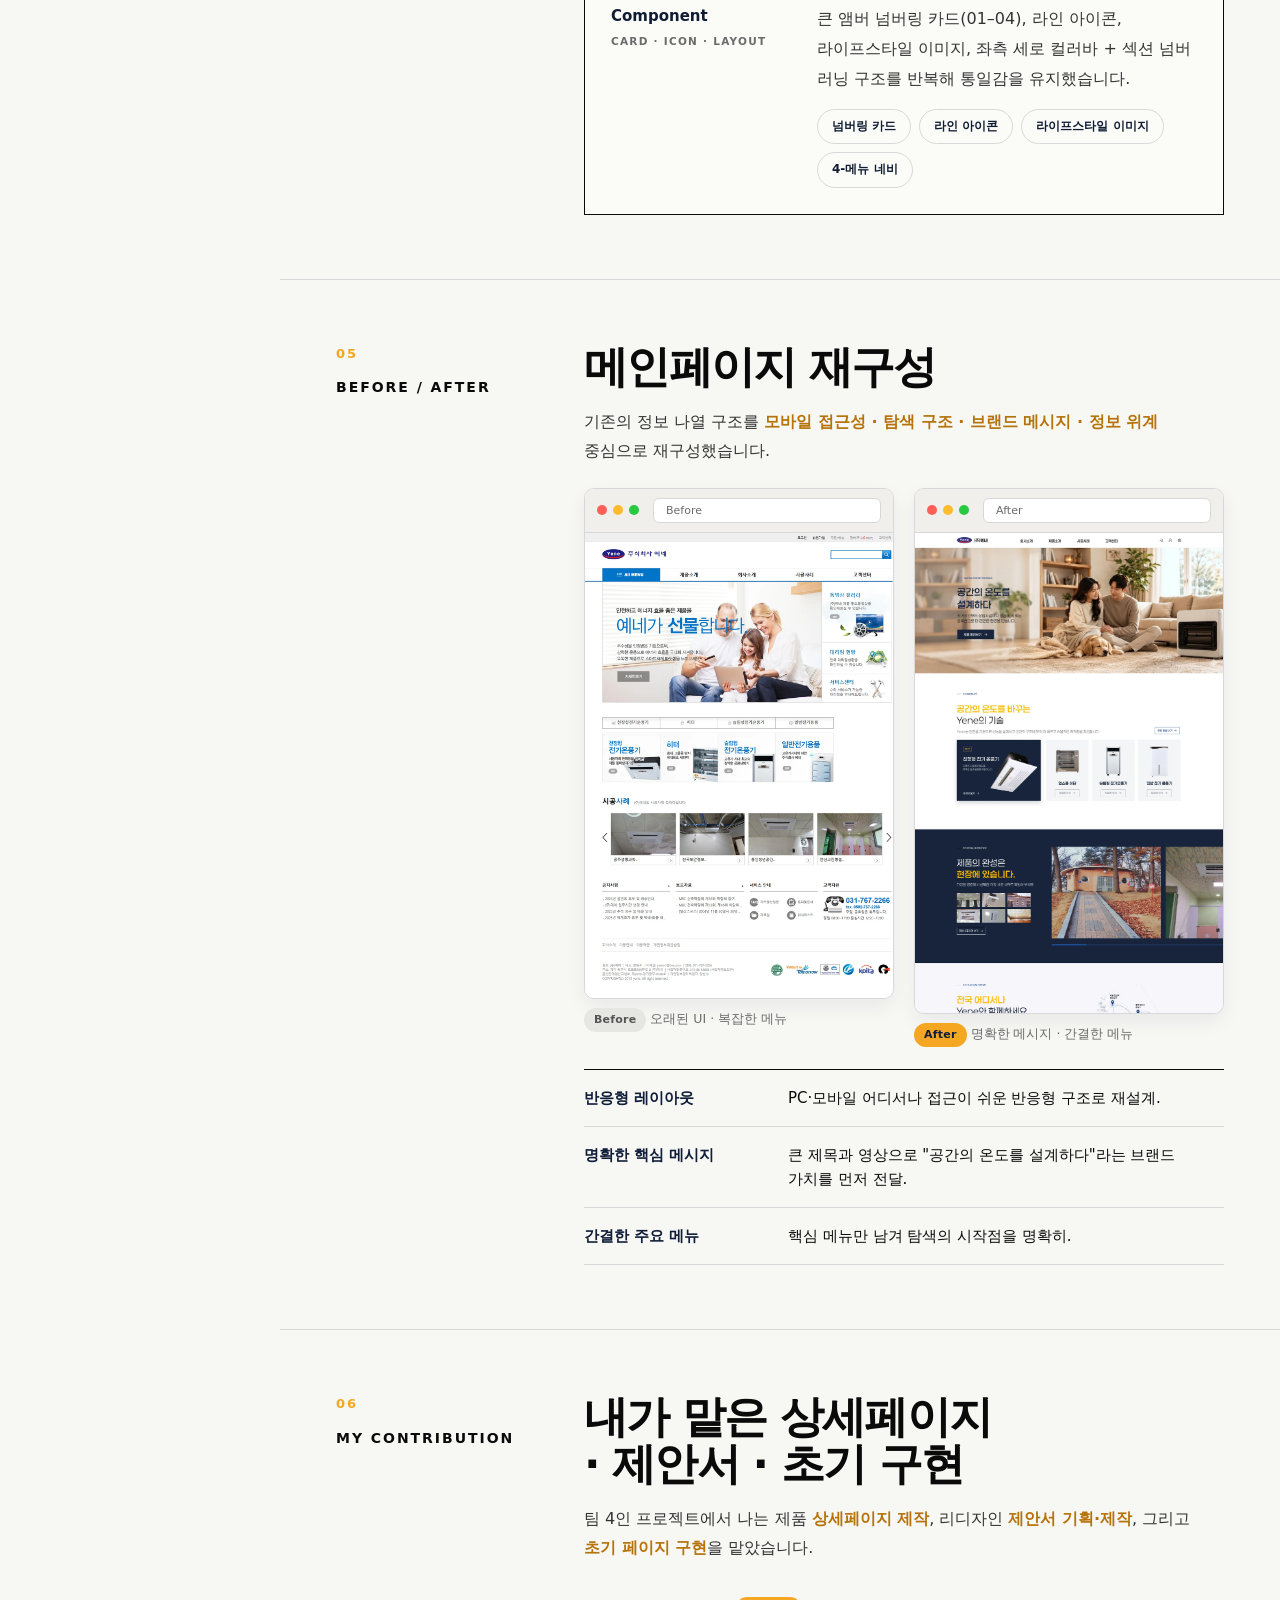
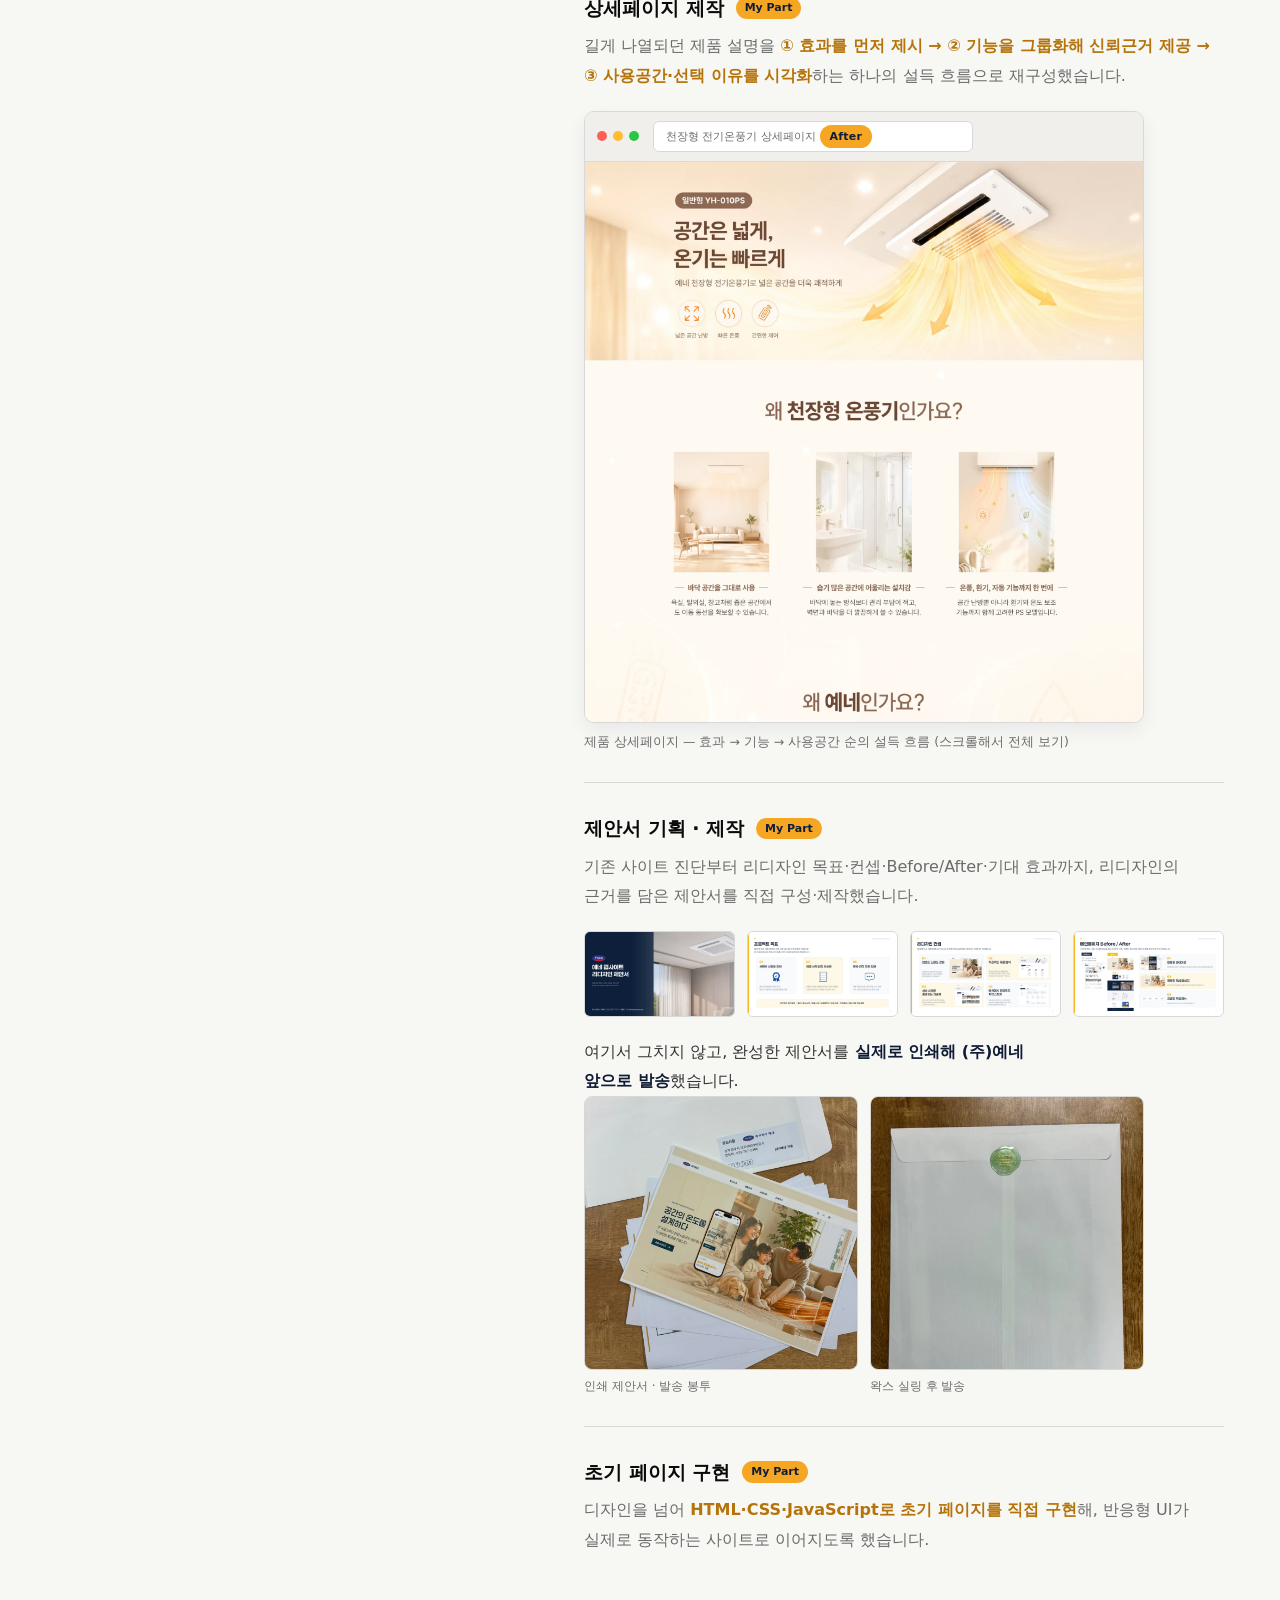
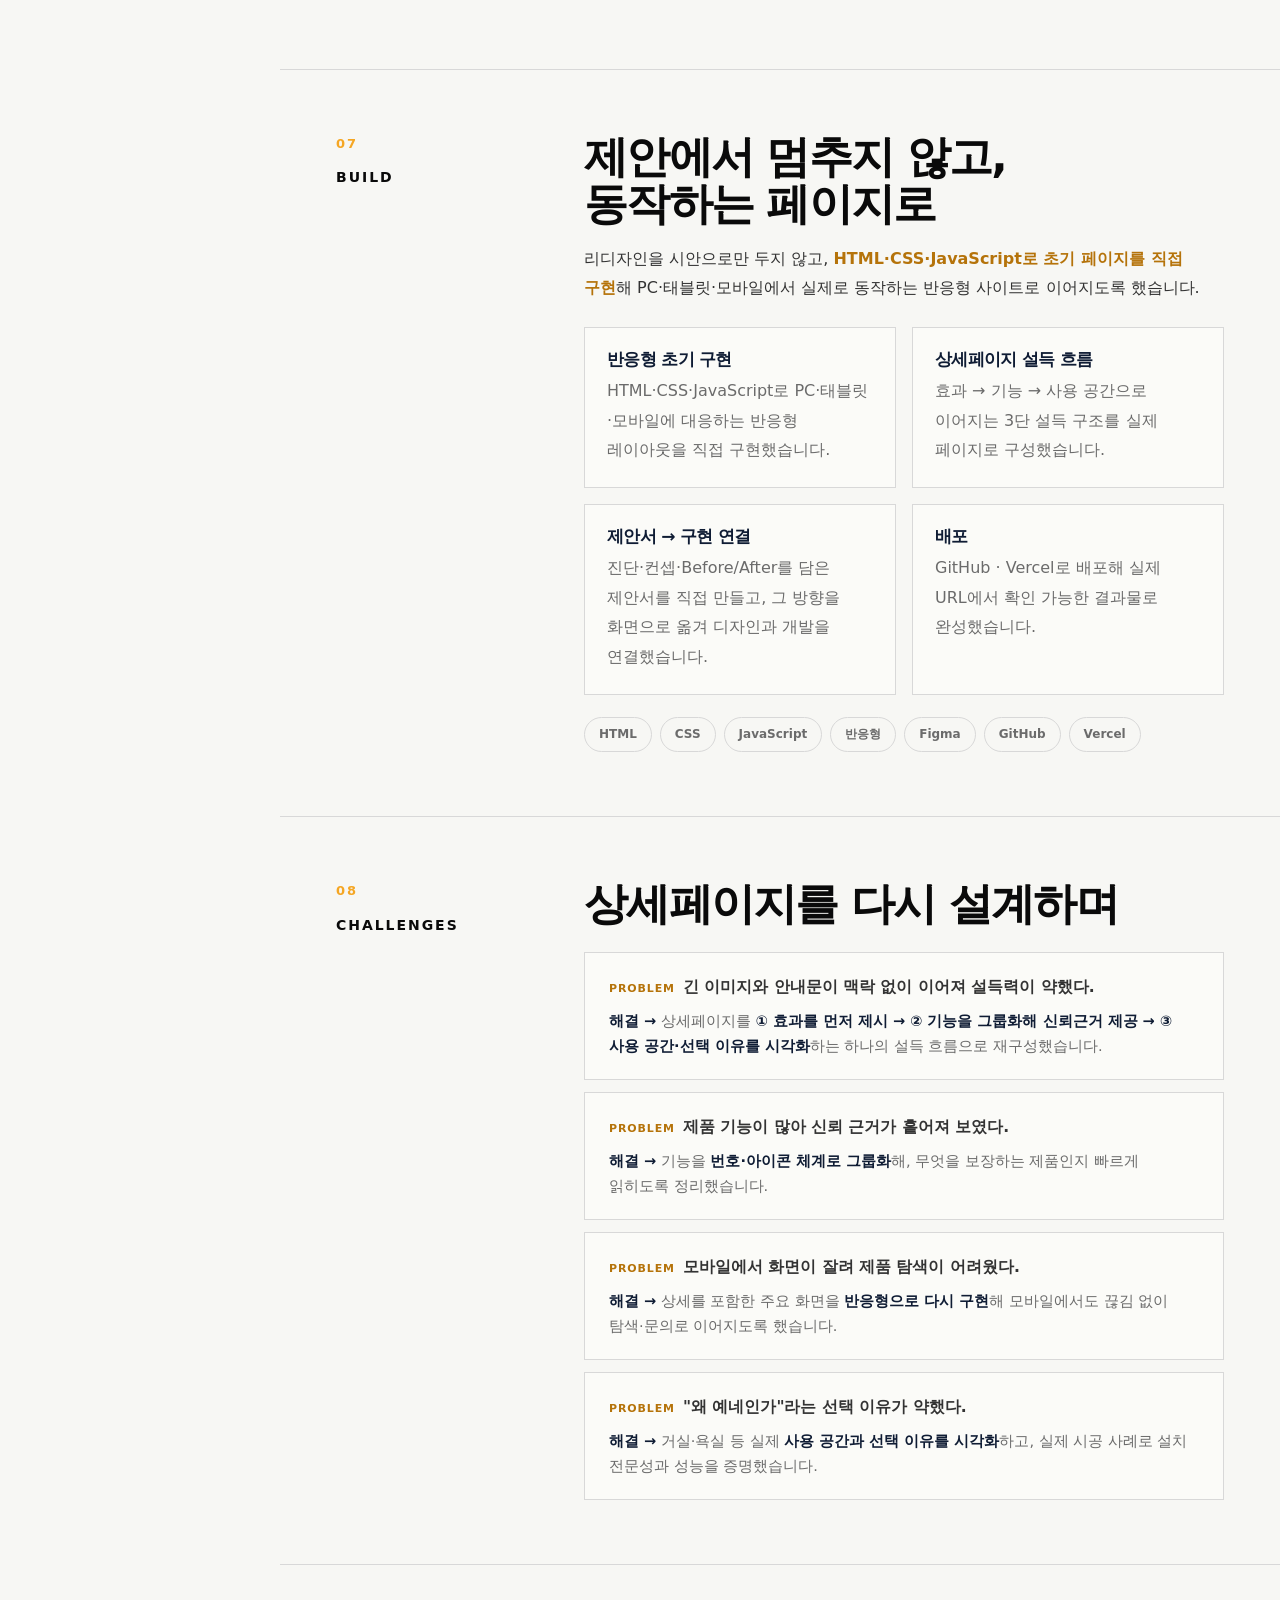
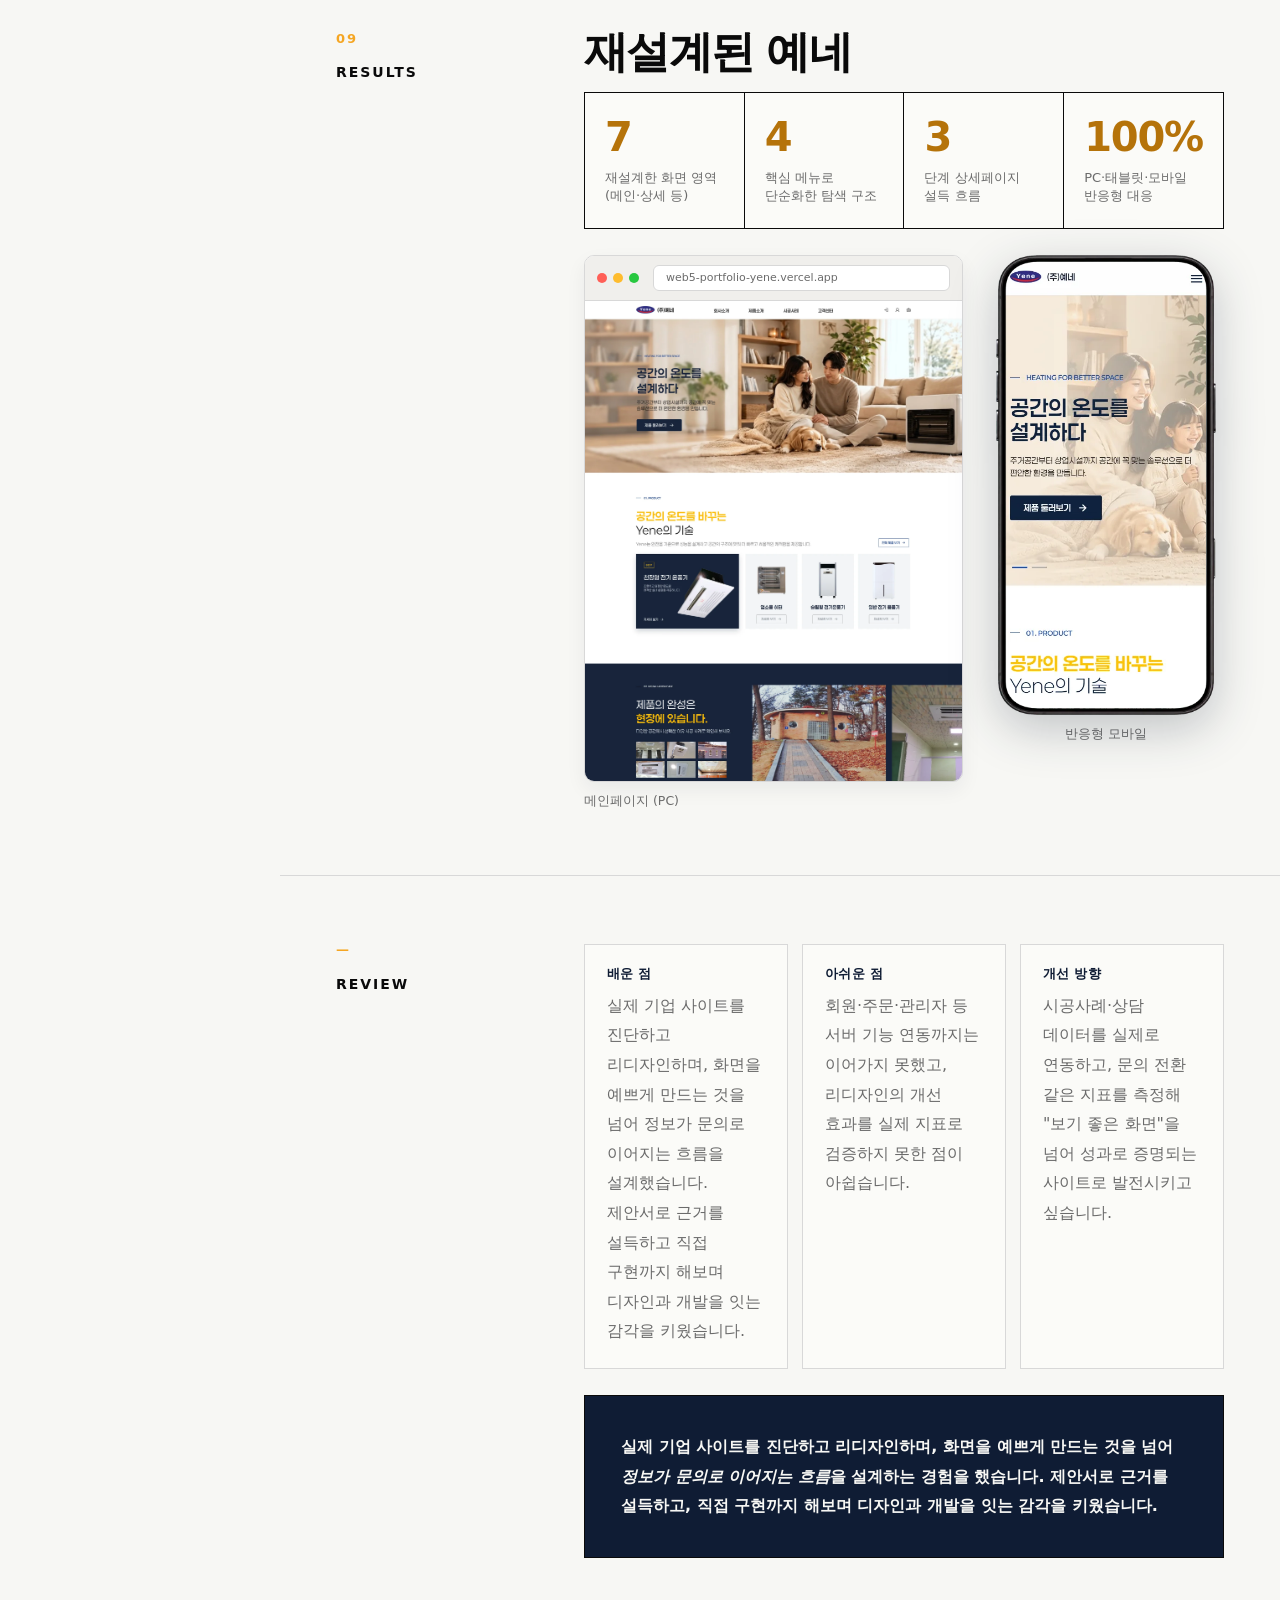
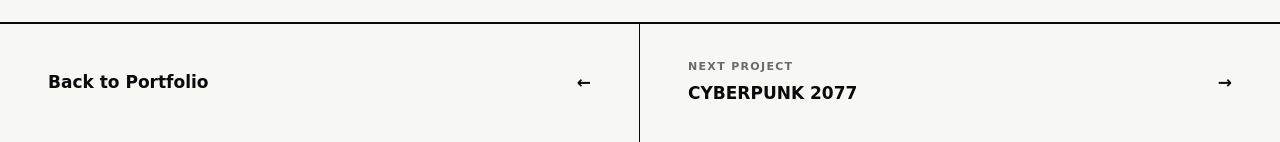
<file: project-yene.html>
<!DOCTYPE html>
<html lang="ko">
<head>
  <meta charset="UTF-8" />
  <meta name="viewport" content="width=device-width, initial-scale=1.0" />
  <title>YENE — Website Redesign | JO HYEON CHAE</title>
  <link rel="stylesheet" href="assets/css/grid.css">
  <style>
    :root {
      --bg: #f7f7f4;
      --text: #0a0a0a;
      --muted: #6b6b6b;
      --line: #0a0a0a;
      --soft-line: #d8d8d8;
      --card: #fbfbf8;
      --white: #ffffff;
      --soft: #eeeeea;
      /* YENE brand */
      --navy: #0f1c34;
      --navy-mid: #17294a;
      --orange: #f5a623;
      --yene-grad: linear-gradient(160deg, #0f1c34 0%, #17294a 48%, #22406e 100%);
      font-family: Inter, "Pretendard", "Apple SD Gothic Neo", "Noto Sans KR", system-ui, sans-serif;

      /* Body typography. Every body-copy rule reads these three, so changing
         one here is the only edit needed — nothing else hard-codes a size,
         leading or measure. 1.85 rather than the usual 1.6 because Hangul has
         no ascenders or descenders and reads denser at the same value. */
      --body-lh: 1.85;
      --body-size: 16px;
      --body-measure: 900px;
    }

    body { margin: 0; background: var(--bg); color: var(--text); line-height: 1.6; }

    /* The page fills the viewport so backgrounds, rules and the nav reach both
       edges. Each top-level section adds --gutter to its own inline padding,
       which keeps the content itself on a centred 1440px grid. Below 1440px the
       gutter is 0, so narrow screens behave exactly as before. */

    /* Nav */

    .nav {
      position: sticky; top: 0; z-index: 10; height: 72px;
      padding-block: 0; padding-inline: calc(48px + var(--gutter));
      display: flex; justify-content: space-between; align-items: center;
      border-bottom: 1px solid var(--line);
      background: rgba(247, 247, 244, 0.9); backdrop-filter: blur(12px);
      letter-spacing: 0.12em; font-size: 13px; font-weight: 700;
    }

    .nav-links { display: flex; gap: 24px; align-items: center; color: var(--muted); }

    .nav-links a:hover { color: var(--text); }

    /* Gradient stack (hero + info scene) */

    .grad-stack { background: var(--yene-grad); }

    .hero {
      min-height: calc(100vh - 72px);
      display: grid; grid-template-columns: 0.92fr 1.08fr;
      color: #fff;
      padding-inline: var(--gutter);
      background:
        linear-gradient(90deg, rgba(15,28,52,0.96) 0%, rgba(15,28,52,0.92) 30%, rgba(23,41,74,0.62) 64%, rgba(34,64,110,0.38) 100%),
        url("assets/projects/yene/hero-bg.webp") center / cover no-repeat;
    }

    .hero-text {
      padding: 64px 72px;
      display: flex; flex-direction: column; justify-content: center; gap: 40px;
    }

    .eyebrow { font-size: 13px; font-weight: 700; letter-spacing: 0.14em; text-transform: uppercase; color: var(--orange); }

    .project-title { margin: 20px 0 0; font-size: clamp(72px, 9vw, 150px); line-height: 0.9; letter-spacing: -0.04em; font-weight: 900; }

    .project-subtitle { margin: 22px 0 0; max-width: 520px; font-size: 21px; font-weight: 700; line-height: 1.45; word-break: keep-all; }

    .project-desc { margin: 16px 0 0; max-width: 540px; color: rgba(255,255,255,0.9); font-size: 16px; word-break: keep-all; }

    .hero-cta { margin-top: 22px; }

    .btn {
      display: inline-flex; align-items: center; gap: 8px; padding: 13px 24px; border-radius: 8px;
      font-size: 14px; font-weight: 800; border: 1px solid #fff; transition: transform 0.15s ease;
    }

    .btn:hover { transform: translateY(-2px); }

    .btn.solid { background: var(--orange); color: #101d38; border-color: var(--orange); }

    .hero-visual { padding: 64px 72px; display: flex; align-items: center; justify-content: center; }

    /* Info scene */

    .info-scene {
      min-height: 100vh; color: #fff;
      display: flex; align-items: center;
      padding-block: 90px; padding-inline: calc(48px + var(--gutter));
      border-bottom: 1px solid var(--line);
    }

    .info-kicker { margin: 0 0 10px; font-size: 13px; font-weight: 700; letter-spacing: 0.14em; text-transform: uppercase; color: var(--orange); }

    .info-title { margin: 0 0 44px; font-size: clamp(38px, 6vw, 78px); font-weight: 900; letter-spacing: -0.05em; line-height: 1; }

    .meta-row { display: grid; grid-template-columns: repeat(2, 1fr); border-top: 1px solid rgba(255,255,255,0.25); }

    .meta-item { padding: 16px 0; border-bottom: 1px solid rgba(255,255,255,0.18); }

    .meta-item:nth-child(odd) { padding-right: 20px; }

    .meta-label { display: block; margin-bottom: 6px; color: rgba(255,255,255,0.7); font-size: 12px; letter-spacing: 0.1em; text-transform: uppercase; }

    .meta-value { font-size: 15px; font-weight: 700; word-break: keep-all; }

    .info-scene .info-kicker, .info-scene .info-title, .info-scene .meta-item {
      opacity: 0; transform: translateY(38px); transition: opacity 0.7s cubic-bezier(.2,.7,.2,1), transform 0.7s cubic-bezier(.2,.7,.2,1);
    }

    .info-scene.in .info-kicker, .info-scene.in .info-title, .info-scene.in .meta-item { opacity: 1; transform: none; }

    .info-scene.in .info-title { transition-delay: .06s; }

    .info-scene.in .meta-item:nth-child(1) { transition-delay: .14s; }

    .info-scene.in .meta-item:nth-child(2) { transition-delay: .21s; }

    .info-scene.in .meta-item:nth-child(3) { transition-delay: .28s; }

    .info-scene.in .meta-item:nth-child(4) { transition-delay: .35s; }

    .info-scene.in .meta-item:nth-child(5) { transition-delay: .42s; }

    @media (prefers-reduced-motion: reduce) { .info-scene .info-kicker, .info-scene .info-title, .info-scene .meta-item { opacity: 1; transform: none; transition: none; } }

    /* Body layout */

    .detail-layout { display: grid; grid-template-columns: 280px 1fr; border-bottom: 1px solid var(--line); padding-inline: var(--gutter); }

    .side-index { position: sticky; top: 72px; height: calc(100vh - 72px); padding: 48px 32px; border-right: 1px solid var(--soft-line); align-self: start; }

    .side-index h2 { margin: 0 0 32px; font-size: 15px; letter-spacing: 0.14em; text-transform: uppercase; }

    .side-index a { display: flex; justify-content: space-between; gap: 16px; padding: 13px 0; border-bottom: 1px solid var(--soft-line); color: var(--muted); font-size: 13px; }

    .side-index a:hover em { color: var(--text); }

    .side-index span:first-child { font-weight: 700; color: var(--orange); }

    .side-index em { font-style: normal; }

    .section { display: grid; grid-template-columns: 200px 1fr; gap: 48px; padding: 64px 56px; border-bottom: 1px solid var(--soft-line); }

    .section:last-child { border-bottom: 0; }

    .section-title { margin: 0; font-size: 14px; letter-spacing: 0.14em; text-transform: uppercase; }

    .section-number { display: block; margin-bottom: 12px; color: var(--orange); font-size: 13px; font-weight: 700; }

    .section-body h3 { margin: 0 0 16px; font-size: clamp(26px, 3.4vw, 46px); line-height: 1.08; letter-spacing: -0.04em; word-break: keep-all; }

    .section-body p { max-width: 780px; margin: 0; color: #333; font-size: 16px; word-break: keep-all; }

    .section-body p + p { margin-top: 14px; }

    .section-body b { color: #b5730a; }

    .facts { list-style: none; margin: 20px 0 0; padding: 0; border-top: 1px solid var(--line); max-width: 820px; }

    .facts li { display: grid; grid-template-columns: 190px 1fr; gap: 24px; padding: 16px 0; border-bottom: 1px solid var(--soft-line); font-size: 15px; word-break: keep-all; }

    .facts li b { color: #b5730a; }

    .concept-board { display: grid; grid-template-columns: 1fr 1fr; gap: 16px; }

    .concept-card { padding: 24px; border: 1px solid var(--line); background: var(--card); }

    .concept-card strong { display: block; margin-bottom: 10px; font-size: 19px; }

    .concept-card p { font-size: 15px; color: var(--muted); }

    /* Browser mockup */

    .browser { border: 1px solid var(--soft-line); border-radius: 10px; overflow: hidden; background: #fff; box-shadow: 0 8px 20px rgba(15, 28, 52, 0.06); }

    .browser-bar { display: flex; align-items: center; gap: 6px; padding: 9px 12px; background: #f0efec; border-bottom: 1px solid var(--soft-line); }

    .browser-bar .url { margin-left: 8px; font-size: 11px; color: var(--muted); background: #fff; border: 1px solid var(--soft-line); border-radius: 6px; padding: 3px 12px; flex: 1; max-width: 320px; white-space: nowrap; overflow: hidden; text-overflow: ellipsis; }

    .browser-shot { overflow: hidden; }

    .browser-shot img { width: 100%; display: block; }

    .browser-shot.scroll { max-height: 480px; overflow-y: auto; }

    .browser-shot.crop { max-height: 430px; }

    .browser-fig { margin: 0; }

    .browser-fig figcaption { margin-top: 9px; font-size: 12.5px; color: var(--muted); word-break: keep-all; }

    .tag { display: inline-block; padding: 3px 10px; border-radius: 20px; font-size: 11px; font-weight: 700; letter-spacing: 0.02em; vertical-align: middle; }

    .tag.before { background: #e6e6e2; color: #555; }

    .tag.after { background: var(--orange); color: #101d38; }

    .ba-grid { display: grid; grid-template-columns: 1fr 1fr; gap: 20px; }

    .ba-points { list-style: none; margin: 22px 0 0; padding: 0; border-top: 1px solid var(--line); max-width: 820px; }

    .ba-points li { display: grid; grid-template-columns: 180px 1fr; gap: 24px; padding: 16px 0; border-bottom: 1px solid var(--soft-line); font-size: 15px; word-break: keep-all; }

    .ba-points li strong { color: #101d38; }

    /* My contribution */

    .contrib { }

    .contrib-item { padding: 30px 0; border-bottom: 1px solid var(--soft-line); }

    .contrib-item:last-child { border-bottom: 0; }

    .contrib-head { display: flex; align-items: center; gap: 6px; margin-bottom: 8px; }

    .contrib-head strong { font-size: 19px; }

    .contrib-item > p { margin: 0 0 20px; color: var(--muted); font-size: 15px; max-width: 760px; word-break: keep-all; }

    .mine { display: inline-block; margin-left: 6px; padding: 2px 9px; border-radius: 20px; background: var(--orange); color: #101d38; font-size: 11px; font-weight: 700; vertical-align: middle; }

    .proposal-row { display: grid; grid-template-columns: repeat(4, 1fr); gap: 12px; max-width: 820px; }

    .proposal-row img { width: 100%; display: block; border: 1px solid var(--soft-line); border-radius: 6px; }

    /* 실제 발송 증빙 */

    .proof-send { margin-top: 20px; max-width: 560px; }

    .proof-cap { margin: 0 0 12px; font-size: 14px; color: var(--muted); word-break: keep-all; }

    .proof-cap b { color: var(--navy); }

    .proof-shots { display: grid; grid-template-columns: repeat(2, 1fr); gap: 12px; }

    .proof-shots figure { margin: 0; }

    .proof-shots img { width: 100%; aspect-ratio: 1 / 1; object-fit: cover; display: block; border: 1px solid var(--soft-line); border-radius: 8px; }

    .proof-shots figcaption { margin-top: 7px; font-size: 12px; color: var(--muted); word-break: keep-all; }

    /* Resolution-independent phone mockup shared with the other project pages. */

    .phone { flex: none; position: relative; width: 220px; aspect-ratio: 685 / 1433; filter: drop-shadow(0 14px 24px rgba(15, 28, 52, 0.24)); }

    .phone .screen { position: absolute; top: 1.54%; left: 4.53%; width: 90.95%; height: 97%; border-radius: 11% / 5%; overflow: hidden; background: #fff; z-index: 1; }

    .phone .screen img { position: absolute; inset: 0; width: 100%; height: 100%; object-fit: cover; object-position: top; display: block; }

    .result-grid { display: grid; grid-template-columns: 1fr; gap: 24px; }

    .result-row { display: grid; grid-template-columns: 1.6fr 1fr; gap: 24px; align-items: start; }

    .review-box { padding: 36px; border: 1px solid var(--line); background: var(--navy); color: var(--bg); }

    .review-box p { margin: 0; color: var(--bg); font-size: 21px; line-height: 1.5; font-weight: 700; word-break: keep-all; }

    .bottom-nav { display: grid; grid-template-columns: 1fr 1fr; border-top: 1px solid var(--line); padding-inline: var(--gutter); }

    .bottom-nav a { padding: 34px 48px; border-right: 1px solid var(--line); font-size: 17px; font-weight: 800; display: flex; justify-content: space-between; align-items: center; }

    .bottom-nav a:hover { background: var(--soft); }

    /* Hero device composition (PC + phone, auto-scroll) */

    .hero-devices { position: relative; width: 100%; max-width: 640px; }

    .hero-phone { position: absolute; right: -24px; bottom: -30px; width: 166px; z-index: 3; filter: drop-shadow(0 10px 15px rgba(15, 28, 52, 0.14)); }

    .browser-shot.autoscroll { --shot-h: 430px; height: var(--shot-h); overflow: hidden; }

    /* 마우스를 올리면 전체 페이지가 위→아래로 스르륵 스크롤, 떼면 다시 위로 */

    /* focus one device on hover: hovered grows & comes forward, the other tucks behind */

    /* Hero Before / After toggle */

    .ba-switch { display: flex; align-items: center; gap: 14px; margin-bottom: 16px; }

    .ba-seg { display: inline-flex; padding: 4px; gap: 4px; border-radius: 999px; background: rgba(255, 255, 255, 0.08); border: 1px solid rgba(255, 255, 255, 0.16); }

    .ba-seg button { appearance: none; border: 0; cursor: pointer; padding: 7px 18px; border-radius: 999px; background: transparent; color: rgba(255, 255, 255, 0.62); font: inherit; font-size: 12px; font-weight: 800; letter-spacing: 0.06em; text-transform: uppercase; transition: background 0.25s ease, color 0.25s ease; }

    .ba-seg button:hover { color: #fff; }

    .ba-seg button[aria-pressed="true"] { background: var(--orange); color: #101d38; }

    .ba-note { margin: 0; font-size: 12.5px; color: rgba(255, 255, 255, 0.62); white-space: nowrap; }

    /* crossfade layers: 두 시점의 스크린샷을 겹쳐두고 opacity로 전환 */

    .hero-browser .browser-shot.autoscroll { position: relative; }

    .hero-browser .browser-shot.autoscroll img,
    .hero-phone img { transition: transform 5.5s ease-in-out, object-position 5.5s ease-in-out, opacity 0.45s ease; }

    .hero-browser .browser-shot.autoscroll img { position: absolute; top: 0; left: 0; }

    .hero-devices .ba-layer[data-when="before"] { opacity: 0; }

    .hero-devices[data-state="before"] .ba-layer[data-when="after"] { opacity: 0; }

    .hero-devices[data-state="before"] .ba-layer[data-when="before"] { opacity: 1; }

    /* 기존 모바일 캡처는 하단이 여백이라, before 상태에서는 자동 스크롤을 멈춘다 */

    .hero-devices[data-state="before"] .phone.autoscroll:hover img { object-position: top; }

    .mobile-warn { position: absolute; left: 50%; bottom: 14px; z-index: 3; transform: translateX(-50%); white-space: nowrap; padding: 5px 11px; border-radius: 999px; background: #c0392b; color: #fff; font-size: 10px; font-weight: 800; letter-spacing: 0.02em; opacity: 0; transition: opacity 0.45s ease; pointer-events: none; }

    .hero-devices[data-state="before"] .mobile-warn { opacity: 1; }

    @media (prefers-reduced-motion: reduce) {
      .hero-browser .browser-shot.autoscroll img, .hero-phone img, .mobile-warn { transition: opacity 0.45s ease; }
    }

    /* Design Guide */

    .guide { margin-top: 24px; border: 1px solid var(--line); max-width: 900px; }

    .guide-row { display: grid; grid-template-columns: 180px 1fr; gap: 26px; padding: 26px; border-top: 1px solid var(--soft-line); background: var(--card); }

    .g-label { font-size: 15px; font-weight: 800; color: var(--navy); }

    .g-body p { margin: 0; font-size: 14.5px; color: #333; line-height: 1.7; word-break: keep-all; }

    .g-body .palette, .g-body .kw, .g-body .type-demo { margin-top: 16px; }

    .palette { display: flex; gap: 10px; flex-wrap: wrap; }

    .sw { width: 54px; height: 54px; border-radius: 10px; border: 1px solid rgba(0,0,0,0.08); }

    .kw { display: flex; flex-wrap: wrap; gap: 8px; }

    .kw span { border: 1px solid var(--soft-line); background: var(--card); border-radius: 999px; padding: 7px 14px; font-size: 12px; font-weight: 700; color: var(--navy); }

    .type-demo .t-logo { font-size: 32px; font-weight: 900; letter-spacing: -0.02em; color: var(--navy); }

    .type-demo .t-body { font-size: 13.5px; color: var(--muted); }

    /* Build */

    .build { display: grid; grid-template-columns: repeat(2, 1fr); gap: 16px; margin-top: 24px; max-width: 900px; }

    .build-card { border: 1px solid var(--soft-line); background: var(--card); padding: 22px; }

    .build-card h3 { margin: 0 0 8px; font-size: 17px; color: var(--navy); }

    .build-card p { margin: 0; color: var(--muted); font-size: 14.5px; word-break: keep-all; }

    .stack-chips { display: flex; flex-wrap: wrap; gap: 8px; margin-top: 22px; }

    .stack-chips span { border: 1px solid var(--soft-line); color: var(--muted); font-size: 12px; font-weight: 700; padding: 7px 14px; border-radius: 999px; }

    /* Challenges */

    .chall { display: grid; gap: 12px; margin-top: 24px; max-width: 900px; }

    .chall-item { border: 1px solid var(--soft-line); background: var(--card); padding: 20px 24px; }

    .chall-item .q { margin: 0 0 8px; font-size: 15.5px; font-weight: 800; word-break: keep-all; }

    .chall-item .q b { color: #b5730a; font-size: 11px; font-weight: 800; letter-spacing: 0.08em; margin-right: 8px; }

    .chall-item .a { margin: 0; font-size: 14.5px; color: var(--muted); word-break: keep-all; line-height: 1.7; }

    .chall-item .a b { color: var(--navy); }

    /* Results stats */

    .stat-grid { display: grid; grid-template-columns: repeat(4, 1fr); border-top: 1px solid var(--line); border-left: 1px solid var(--line); margin: 6px 0 26px; max-width: 900px; }

    .stat { padding: 22px 20px; border-right: 1px solid var(--line); border-bottom: 1px solid var(--line); background: var(--card); }

    .stat .num { font-size: clamp(26px, 3.2vw, 40px); font-weight: 900; letter-spacing: -0.03em; color: #b5730a; line-height: 1.1; }

    .stat .lbl { margin-top: 10px; font-size: 13px; color: var(--muted); line-height: 1.45; word-break: keep-all; }

    /* Retrospective 3-split */

    .retro-grid { display: grid; grid-template-columns: repeat(3, 1fr); gap: 14px; margin: 4px 0 26px; max-width: 900px; }

    .retro-card { border: 1px solid var(--soft-line); background: var(--card); padding: 22px; }

    .retro-card h3 { margin: 0 0 10px; font-size: 13px; font-weight: 800; color: var(--navy); letter-spacing: 0.02em; }

    .retro-card p { margin: 0; font-size: 14px; color: var(--muted); line-height: 1.65; word-break: keep-all; }

    @media (max-width: 780px) {
      .guide-row { grid-template-columns: 1fr; gap: 14px; }
      .build, .retro-grid { grid-template-columns: 1fr; }
      .stat-grid { grid-template-columns: repeat(2, 1fr); }
    }

    @media (max-width: 900px) {
      .nav { padding: 0 20px; }
      .hero, .detail-layout, .section { grid-template-columns: 1fr; }
      .meta-row { grid-template-columns: 1fr; } .meta-item:nth-child(odd) { padding-right: 0; }
      /* Stacked hero: crop toward the warm side and wash top-down instead of left-right */
      .hero {
        background:
          linear-gradient(180deg, rgba(15,28,52,0.95) 0%, rgba(15,28,52,0.9) 42%, rgba(23,41,74,0.6) 74%, rgba(34,64,110,0.4) 100%),
          url("assets/projects/yene/hero-bg.webp") 72% center / cover no-repeat;
      }
      .hero-devices { max-width: 460px; margin: 0 auto; }
      .hero-phone { right: -8px; bottom: -16px; width: 128px; }
      .browser-shot.autoscroll { --shot-h: 340px; }
      .hero-text { padding: 48px 24px; }
      .hero-visual { padding: 24px; }
      .side-index { position: static; height: auto; border-right: 0; border-bottom: 1px solid var(--line); padding: 28px 24px; }
      .section { padding: 48px 24px; gap: 24px; }
      .concept-board, .ba-grid, .bottom-nav, .result-row { grid-template-columns: 1fr; }
      .facts li, .ba-points li { grid-template-columns: 1fr; gap: 8px; }
      .proposal-row { grid-template-columns: 1fr 1fr; }
    }

    /* Scroll to top — 스크롤 중 언제든 맨 위로 */

    .to-top {
      position: fixed; right: 24px; bottom: 24px; z-index: 50;
      width: 46px; height: 46px; display: grid; place-items: center;
      border: 0; cursor: pointer; border-radius: 50%;
      background: var(--orange); color: #101d38;
      box-shadow: 0 6px 18px rgba(0, 0, 0, 0.18);
      opacity: 0; visibility: hidden; transform: translateY(8px);
      transition: opacity 0.25s ease, transform 0.25s ease, visibility 0.25s;
    }

    /* ── Korean typography pass ──
       1.6 reads tight for Hangul: with no ascenders or descenders, a line of
       Korean looks denser than the same value does in Latin, so body copy opens
       up to 1.75. p.lead drops to 700px because 760px ran 47-48 Korean
       characters per line, past the comfortable 35-45.
       text-wrap: pretty stops a lone word stranding on the last line; balance
       evens out heading line lengths. Browsers without text-wrap ignore it and
       render exactly as before. Display headings keep their tight leading —
       Hangul has no descenders, so it does not collide. */

    /* Size applies to running body copy only — card text and captions keep
       their own smaller scale, which --body-size must not flatten. */

    .project-desc { font-size: var(--body-size); }

    /* matches the original rules' specificity so these actually win */

    .section p.lead { max-width: var(--body-measure); font-size: var(--body-size); }

    .section-body p { max-width: var(--body-measure); font-size: var(--body-size); }
  
    /* ── grid.css 공통값 중 팀 페이지 원본과 다른 항목 복원 (0-회귀) ── */
    img { max-width: none; }
    .meta-row { margin-top: 0; }
    .meta-label { font-weight: 400; }
    .side-index a { font-weight: 400; }
    .sw { text-align: start; }
    .guide, .retro-card { border-radius: 0; }
    .section-body p { line-height: var(--body-lh); }
  </style>
</head>
<body>
  <main class="page">
    <header class="nav">
      <a class="back" href="index.html#work"><span>←</span><span>JO HYEON CHAE PORTFOLIO</span></a>
      <nav class="nav-links"><a href="https://web5-portfolio-yene.vercel.app" target="_blank" rel="noopener">LIVE ↗</a></nav>
    </header>

    <div class="grad-stack">
    <!-- Hero -->
    <section class="hero" id="top">
      <div class="hero-text">
        <div>
          <p class="eyebrow">Website Redesign · 4인 팀 프로젝트</p>
          <h1 class="project-title">YENE</h1>
          <p class="project-subtitle">좋은 제품이, 더 잘 이해되고 선택되도록.</p>
          <p class="project-desc">
            B2B 온열·환기 제품 기업 (주)예네의 웹사이트를 <b>제품 이해 → 신뢰 → 문의 전환</b> 흐름 중심으로 리디자인했습니다.
          </p>
          <div class="hero-cta">
            <a class="btn solid" href="https://web5-portfolio-yene.vercel.app" target="_blank" rel="noopener">Go to Website ↗</a>
          </div>
        </div>
      </div>
      <div class="hero-visual">
        <div class="hero-devices" data-state="after">
          <div class="ba-switch">
            <div class="ba-seg" role="group" aria-label="리디자인 전후 비교">
              <button type="button" data-ba="before" aria-pressed="false">Before</button>
              <button type="button" data-ba="after" aria-pressed="true">After</button>
            </div>
            <p class="ba-note" data-ba-note>2026 · 리디자인</p>
          </div>
          <div class="browser hero-browser">
            <div class="browser-bar"><span class="dot r"></span><span class="dot y"></span><span class="dot g"></span><span class="url" data-ba-url>web5-portfolio-yene.vercel.app</span></div>
            <div class="browser-shot autoscroll">
              <img class="ba-layer" data-when="after" src="assets/projects/yene/main.webp" alt="예네 리디자인 메인페이지 (전체)">
              <img class="ba-layer" data-when="before" src="assets/projects/yene/before-main.webp" alt="리디자인 전 예네 메인페이지 (전체)">
            </div>
          </div>
          <div class="phone hero-phone autoscroll">
            <div class="screen">
              <img class="ba-layer" data-when="after" src="assets/projects/yene/mobile-main.webp" alt="예네 리디자인 모바일 메인 (전체)">
              <img class="ba-layer" data-when="before" src="assets/projects/yene/before-mobile.webp" alt="리디자인 전 예네 사이트를 모바일에서 본 화면 — 데스크탑 레이아웃이 그대로 축소되어 내용이 잘림">
              <span class="mobile-warn">모바일 미대응</span>
            </div>
          </div>
        </div>
      </div>
    </section>

    <!-- Info scene -->
    <section class="info-scene" data-reveal>
      <div class="info-inner">
        <p class="info-kicker">YENE · Website Redesign</p>
        <h2 class="info-title">Project Info</h2>
        <div class="meta-row">
          <div class="meta-item"><span class="meta-label">Category</span><span class="meta-value">Web Redesign · UI·UX</span></div>
          <div class="meta-item"><span class="meta-label">My Role</span><span class="meta-value">상세페이지 제작 · 제안서 기획 · 초기 페이지 구현</span></div>
          <div class="meta-item"><span class="meta-label">Period</span><span class="meta-value">2026.05.26 – 06.04 (10일)</span></div>
          <div class="meta-item"><span class="meta-label">Platform</span><span class="meta-value">PC · Mobile 반응형</span></div>
          <div class="meta-item"><span class="meta-label">Contribution</span><span class="meta-value">개인 참여도 40% · 4인 팀</span></div>
          <div class="meta-item"><span class="meta-label">Deployment</span><span class="meta-value">Vercel</span></div>
          <div class="meta-item" style="grid-column: 1 / -1;">
            <span class="meta-label">Main Feature</span>
            <span class="meta-value">메인 리디자인 · 반응형 구현 · 상세페이지 설득 흐름 · 제안서 기반 설계</span>
          </div>
          <div class="meta-item" style="grid-column: 1 / -1;">
            <span class="meta-label">Tools</span>
            <span class="meta-value" style="font-weight: 600; line-height: 1.7;">Figma · Photoshop · Illustrator · HTML/CSS · JavaScript · GitHub · Vercel</span>
          </div>
        </div>
      </div>
    </section>
    </div>

    <!-- Body -->
    <section class="detail-layout">
      <aside class="side-index">
        <h2>Detail Index</h2>
        <a href="#overview"><span>01</span><em>Overview</em></a>
        <a href="#problem"><span>02</span><em>Problem</em></a>
        <a href="#concept"><span>03</span><em>Concept</em></a>
        <a href="#design"><span>04</span><em>Design Guide</em></a>
        <a href="#ba"><span>05</span><em>Before / After</em></a>
        <a href="#point"><span>06</span><em>My Contribution</em></a>
        <a href="#build"><span>07</span><em>Build</em></a>
        <a href="#challenges"><span>08</span><em>Challenges</em></a>
        <a href="#output"><span>09</span><em>Results</em></a>
        <a href="#review"><span>—</span><em>Review</em></a>
      </aside>

      <div class="content">
        <section class="section" id="overview">
          <h2 class="section-title"><span class="section-number">01</span>Overview</h2>
          <div class="section-body">
            <h3>제품은 좋은데, 그게 잘 안 보이던 사이트</h3>
            <p>
              (주)예네는 천장형 전기온풍기 등 온열·환기 제품을 만드는 B2B 기업입니다. 기존 사이트는 제품·기업 정보를 충분히 갖췄지만,
              고객이 제품을 <b>이해하고 문의까지 이동하는 흐름</b>이 명확하지 않았습니다.
            </p>
            <p>
              이를 모바일 접근성 · 탐색 구조 · 브랜드 메시지 · 정보 위계를 중심으로 재설계해, 예네의 전문성과 제품 선택 과정을 명확하게 전달했습니다.
            </p>
          </div>
        </section>

        <section class="section" id="problem">
          <h2 class="section-title"><span class="section-number">02</span>Problem</h2>
          <div class="section-body">
            <h3>기존 사이트 진단</h3>
            <ul class="facts">
              <li><b>모바일 접근성 부족</b><span>화면 일부가 잘리고 가로 스크롤이 필요해 모바일에서 제품 탐색이 어려움.</span></li>
              <li><b>브랜드 신뢰 전달 부족</b><span>안전성·기술력보다 오래된 UI와 복잡한 메뉴가 먼저 인식됨.</span></li>
              <li><b>복잡·중복된 탐색 구조</b><span>상단·회원 메뉴 + 검색창 + ALL MENU + 우측 퀵까지 동시 노출되어 시작점이 불분명.</span></li>
              <li><b>정보 우선순위·가독성 부족</b><span>배너·제품 카테고리·게시판이 유사한 크기·강도로 배치되어 핵심을 빠르게 구분하기 어려움.</span></li>
            </ul>
            <figure class="browser-fig" style="margin-top:24px; max-width:720px;">
              <div class="browser">
                <div class="browser-bar"><span class="dot r"></span><span class="dot y"></span><span class="dot g"></span><span class="url">yene.co.kr <span class="tag before">Before</span></span></div>
                <div class="browser-shot scroll"><img src="assets/projects/yene/before-main.webp" alt="리디자인 전 예네 사이트"></div>
              </div>
              <figcaption>리디자인 전 — 정보 나열 중심으로 핵심 메시지가 불분명한 상황</figcaption>
            </figure>
          </div>
        </section>

        <section class="section" id="concept">
          <h2 class="section-title"><span class="section-number">03</span>Concept</h2>
          <div class="section-body">
            <h3>단순 판매사가 아니라, 공간별 온열 솔루션 브랜드로</h3>
            <div class="concept-board" style="margin-top:20px;">
              <div class="concept-card"><strong>01 · 브랜드 신뢰도 강화</strong><p>대형 영상과 생활 공간 이미지로 제품보다 고객이 경험하게 될 편안함을 먼저 전달.</p></div>
              <div class="concept-card"><strong>02 · 직관적인 제품 탐색</strong><p>천장형·히터·슬림형·일반 전기용품으로 명확히 구분하고 핵심 정보를 쉽게 비교.</p></div>
              <div class="concept-card"><strong>03 · 시공사례로 증명하는 기술력</strong><p>실제 시공 사례와 공간별 적용 모습으로 제품의 성능과 설치 전문성을 구체적으로.</p></div>
              <div class="concept-card"><strong>04 · 탐색에서 문의까지 자연스럽게</strong><p>제품 상담·설치 문의·A/S 접수 등 사후 정보를 연결해 다음 행동을 명확히 안내.</p></div>
            </div>
          </div>
        </section>

        <section class="section" id="design">
          <h2 class="section-title"><span class="section-number">04</span>Design Guide</h2>
          <div class="section-body">
            <h3>차가운 기술 제품을, 따뜻하게</h3>
            <p>기존 로고의 블루·레드 대신 <b>네이비 + 앰버 + 크림의 웜 뉴트럴</b> 팔레트로, 안전성·전문성은 신뢰감 있게, 사용 경험은 따뜻하게 느껴지도록 톤을 재정의했습니다.</p>
            <div class="guide">
              <div class="guide-row">
                <div class="g-label">브랜드 키워드<small>Brand Keyword</small></div>
                <div class="g-body">
                  <p>단순 판매사가 아니라 <b>공간별 온열 솔루션 브랜드</b>로 보이도록, 신뢰·따뜻함·명확함을 기준 삼았습니다.</p>
                  <div class="kw"><span>신뢰</span><span>따뜻함</span><span>명확함</span><span>공간 솔루션</span></div>
                </div>
              </div>
              <div class="guide-row">
                <div class="g-label">Color<small>Color Token</small></div>
                <div class="g-body">
                  <p>네이비를 기반으로 앰버를 포인트(섹션 번호·CTA)로, 크림·화이트를 배경으로 사용해 차분하면서도 따뜻한 무드를 구성했습니다.</p>
                  <div class="palette">
                    <div class="sw" style="background:#0f1c34"></div>
                    <div class="sw" style="background:#17294a"></div>
                    <div class="sw" style="background:#f5a623"></div>
                    <div class="sw" style="background:#fff8e7"></div>
                    <div class="sw" style="background:#f7f8fb"></div>
                  </div>
                </div>
              </div>
              <div class="guide-row">
                <div class="g-label">Typography<small>Type System</small></div>
                <div class="g-body">
                  <p>굵은 고딕 제목으로 핵심 메시지를 강하게, 얇은 본문으로 제품 정보를 명확하게 — <b>메시지는 크게 · 정보는 읽기 쉽게</b> 대비를 두었습니다.</p>
                  <div class="type-demo">
                    <span class="t-logo">YENE</span>
                    <span class="t-body">공간의 온도를 설계하다 — 굵은 고딕 제목 + 가는 본문</span>
                  </div>
                </div>
              </div>
              <div class="guide-row">
                <div class="g-label">Component<small>Card · Icon · Layout</small></div>
                <div class="g-body">
                  <p>큰 앰버 넘버링 카드(01–04), 라인 아이콘, 라이프스타일 이미지, 좌측 세로 컬러바 + 섹션 넘버 러닝 구조를 반복해 통일감을 유지했습니다.</p>
                  <div class="kw"><span>넘버링 카드</span><span>라인 아이콘</span><span>라이프스타일 이미지</span><span>4-메뉴 네비</span></div>
                </div>
              </div>
            </div>
          </div>
        </section>

        <section class="section" id="ba">
          <h2 class="section-title"><span class="section-number">05</span>Before / After</h2>
          <div class="section-body">
            <h3>메인페이지 재구성</h3>
            <p>기존의 정보 나열 구조를 <b>모바일 접근성 · 탐색 구조 · 브랜드 메시지 · 정보 위계</b> 중심으로 재구성했습니다.</p>
            <div class="ba-grid" style="margin-top:22px;">
              <figure class="browser-fig">
                <div class="browser">
                  <div class="browser-bar"><span class="dot r"></span><span class="dot y"></span><span class="dot g"></span><span class="url">Before</span></div>
                  <div class="browser-shot scroll"><img src="assets/projects/yene/before-main.webp" alt="Before 메인"></div>
                </div>
                <figcaption><span class="tag before">Before</span> 오래된 UI · 복잡한 메뉴</figcaption>
              </figure>
              <figure class="browser-fig">
                <div class="browser">
                  <div class="browser-bar"><span class="dot r"></span><span class="dot y"></span><span class="dot g"></span><span class="url">After</span></div>
                  <div class="browser-shot scroll"><img src="assets/projects/yene/main.webp" alt="After 메인"></div>
                </div>
                <figcaption><span class="tag after">After</span> 명확한 메시지 · 간결한 메뉴</figcaption>
              </figure>
            </div>
            <ul class="ba-points">
              <li><strong>반응형 레이아웃</strong><span>PC·모바일 어디서나 접근이 쉬운 반응형 구조로 재설계.</span></li>
              <li><strong>명확한 핵심 메시지</strong><span>큰 제목과 영상으로 "공간의 온도를 설계하다"라는 브랜드 가치를 먼저 전달.</span></li>
              <li><strong>간결한 주요 메뉴</strong><span>핵심 메뉴만 남겨 탐색의 시작점을 명확히.</span></li>
            </ul>
          </div>
        </section>

        <section class="section" id="point">
          <h2 class="section-title"><span class="section-number">06</span>My Contribution</h2>
          <div class="section-body">
            <h3>내가 맡은 상세페이지 · 제안서 · 초기 구현</h3>
            <p>팀 4인 프로젝트에서 나는 제품 <b>상세페이지 제작</b>, 리디자인 <b>제안서 기획·제작</b>, 그리고 <b>초기 페이지 구현</b>을 맡았습니다.</p>

            <div class="contrib">
              <div class="contrib-item">
                <div class="contrib-head"><strong>상세페이지 제작</strong><span class="mine">My Part</span></div>
                <p>길게 나열되던 제품 설명을 <b>① 효과를 먼저 제시 → ② 기능을 그룹화해 신뢰근거 제공 → ③ 사용공간·선택 이유를 시각화</b>하는 하나의 설득 흐름으로 재구성했습니다.</p>
                <figure class="browser-fig" style="max-width:560px;">
                  <div class="browser">
                    <div class="browser-bar"><span class="dot r"></span><span class="dot y"></span><span class="dot g"></span><span class="url">천장형 전기온풍기 상세페이지 <span class="tag after">After</span></span></div>
                    <div class="browser-shot scroll" style="max-height:560px;"><img src="assets/projects/yene/detail.webp" alt="리디자인 상세페이지"></div>
                  </div>
                  <figcaption>제품 상세페이지 — 효과 → 기능 → 사용공간 순의 설득 흐름 (스크롤해서 전체 보기)</figcaption>
                </figure>
              </div>

              <div class="contrib-item">
                <div class="contrib-head"><strong>제안서 기획 · 제작</strong><span class="mine">My Part</span></div>
                <p>기존 사이트 진단부터 리디자인 목표·컨셉·Before/After·기대 효과까지, 리디자인의 근거를 담은 제안서를 직접 구성·제작했습니다.</p>
                <div class="proposal-row">
                  <img src="assets/projects/yene/proposal-1.webp" alt="제안서 표지">
                  <img src="assets/projects/yene/proposal-2.webp" alt="프로젝트 목표">
                  <img src="assets/projects/yene/proposal-3.webp" alt="리디자인 컨셉">
                  <img src="assets/projects/yene/proposal-4.webp" alt="Before/After">
                </div>
                <div class="proof-send">
                  <p class="proof-cap">여기서 그치지 않고, 완성한 제안서를 <b>실제로 인쇄해 (주)예네 앞으로 발송</b>했습니다.</p>
                  <div class="proof-shots">
                    <figure><img src="assets/projects/yene/proposal-send-1.webp" alt="인쇄한 제안서와 예네 주소가 적힌 발송 봉투" loading="lazy"><figcaption>인쇄 제안서 · 발송 봉투</figcaption></figure>
                    <figure><img src="assets/projects/yene/proposal-send-2.webp" alt="왁스 실링으로 봉인한 봉투" loading="lazy"><figcaption>왁스 실링 후 발송</figcaption></figure>
                  </div>
                </div>
              </div>

              <div class="contrib-item">
                <div class="contrib-head"><strong>초기 페이지 구현</strong><span class="mine">My Part</span></div>
                <p>디자인을 넘어 <b>HTML·CSS·JavaScript로 초기 페이지를 직접 구현</b>해, 반응형 UI가 실제로 동작하는 사이트로 이어지도록 했습니다.</p>
              </div>
            </div>
          </div>
        </section>

        <section class="section" id="build">
          <h2 class="section-title"><span class="section-number">07</span>Build</h2>
          <div class="section-body">
            <h3>제안에서 멈추지 않고, 동작하는 페이지로</h3>
            <p>리디자인을 시안으로만 두지 않고, <b>HTML·CSS·JavaScript로 초기 페이지를 직접 구현</b>해 PC·태블릿·모바일에서 실제로 동작하는 반응형 사이트로 이어지도록 했습니다.</p>
            <div class="build">
              <div class="build-card"><h3>반응형 초기 구현</h3><p>HTML·CSS·JavaScript로 PC·태블릿·모바일에 대응하는 반응형 레이아웃을 직접 구현했습니다.</p></div>
              <div class="build-card"><h3>상세페이지 설득 흐름</h3><p>효과 → 기능 → 사용 공간으로 이어지는 3단 설득 구조를 실제 페이지로 구성했습니다.</p></div>
              <div class="build-card"><h3>제안서 → 구현 연결</h3><p>진단·컨셉·Before/After를 담은 제안서를 직접 만들고, 그 방향을 화면으로 옮겨 디자인과 개발을 연결했습니다.</p></div>
              <div class="build-card"><h3>배포</h3><p>GitHub · Vercel로 배포해 실제 URL에서 확인 가능한 결과물로 완성했습니다.</p></div>
            </div>
            <div class="stack-chips"><span>HTML</span><span>CSS</span><span>JavaScript</span><span>반응형</span><span>Figma</span><span>GitHub</span><span>Vercel</span></div>
          </div>
        </section>

        <section class="section" id="challenges">
          <h2 class="section-title"><span class="section-number">08</span>Challenges</h2>
          <div class="section-body">
            <h3>상세페이지를 다시 설계하며</h3>
            <div class="chall">
              <div class="chall-item">
                <p class="q"><b>PROBLEM</b>긴 이미지와 안내문이 맥락 없이 이어져 설득력이 약했다.</p>
                <p class="a"><b>해결 →</b> 상세페이지를 <b>① 효과를 먼저 제시 → ② 기능을 그룹화해 신뢰근거 제공 → ③ 사용 공간·선택 이유를 시각화</b>하는 하나의 설득 흐름으로 재구성했습니다.</p>
              </div>
              <div class="chall-item">
                <p class="q"><b>PROBLEM</b>제품 기능이 많아 신뢰 근거가 흩어져 보였다.</p>
                <p class="a"><b>해결 →</b> 기능을 <b>번호·아이콘 체계로 그룹화</b>해, 무엇을 보장하는 제품인지 빠르게 읽히도록 정리했습니다.</p>
              </div>
              <div class="chall-item">
                <p class="q"><b>PROBLEM</b>모바일에서 화면이 잘려 제품 탐색이 어려웠다.</p>
                <p class="a"><b>해결 →</b> 상세를 포함한 주요 화면을 <b>반응형으로 다시 구현</b>해 모바일에서도 끊김 없이 탐색·문의로 이어지도록 했습니다.</p>
              </div>
              <div class="chall-item">
                <p class="q"><b>PROBLEM</b>"왜 예네인가"라는 선택 이유가 약했다.</p>
                <p class="a"><b>해결 →</b> 거실·욕실 등 실제 <b>사용 공간과 선택 이유를 시각화</b>하고, 실제 시공 사례로 설치 전문성과 성능을 증명했습니다.</p>
              </div>
            </div>
          </div>
        </section>

        <section class="section" id="output">
          <h2 class="section-title"><span class="section-number">09</span>Results</h2>
          <div class="section-body">
            <h3>재설계된 예네</h3>
            <div class="stat-grid">
              <div class="stat"><div class="num">7</div><div class="lbl">재설계한 화면 영역 (메인·상세 등)</div></div>
              <div class="stat"><div class="num">4</div><div class="lbl">핵심 메뉴로 단순화한 탐색 구조</div></div>
              <div class="stat"><div class="num">3</div><div class="lbl">단계 상세페이지 설득 흐름</div></div>
              <div class="stat"><div class="num">100%</div><div class="lbl">PC·태블릿·모바일 반응형 대응</div></div>
            </div>
            <div class="result-grid">
              <div class="result-row">
                <figure class="browser-fig">
                  <div class="browser">
                    <div class="browser-bar"><span class="dot r"></span><span class="dot y"></span><span class="dot g"></span><span class="url">web5-portfolio-yene.vercel.app</span></div>
                    <div class="browser-shot scroll"><img src="assets/projects/yene/main.webp" alt="리디자인 메인"></div>
                  </div>
                  <figcaption>메인페이지 (PC)</figcaption>
                </figure>
                <figure class="browser-fig" style="justify-self:center;">
                  <div class="phone"><div class="screen"><img src="assets/projects/yene/mobile-2.webp" alt="반응형 모바일"></div></div>
                  <figcaption style="text-align:center;">반응형 모바일</figcaption>
                </figure>
              </div>
            </div>
          </div>
        </section>

        <section class="section" id="review">
          <h2 class="section-title"><span class="section-number">—</span>Review</h2>
          <div class="section-body">
            <div class="retro-grid">
              <div class="retro-card"><h3>배운 점</h3><p>실제 기업 사이트를 진단하고 리디자인하며, 화면을 예쁘게 만드는 것을 넘어 정보가 문의로 이어지는 흐름을 설계했습니다. 제안서로 근거를 설득하고 직접 구현까지 해보며 디자인과 개발을 잇는 감각을 키웠습니다.</p></div>
              <div class="retro-card"><h3>아쉬운 점</h3><p>회원·주문·관리자 등 서버 기능 연동까지는 이어가지 못했고, 리디자인의 개선 효과를 실제 지표로 검증하지 못한 점이 아쉽습니다.</p></div>
              <div class="retro-card"><h3>개선 방향</h3><p>시공사례·상담 데이터를 실제로 연동하고, 문의 전환 같은 지표를 측정해 "보기 좋은 화면"을 넘어 성과로 증명되는 사이트로 발전시키고 싶습니다.</p></div>
            </div>
            <div class="review-box">
              <p>실제 기업 사이트를 진단하고 리디자인하며, 화면을 예쁘게 만드는 것을 넘어 <em>정보가 문의로 이어지는 흐름</em>을 설계하는 경험을 했습니다. 제안서로 근거를 설득하고, 직접 구현까지 해보며 디자인과 개발을 잇는 감각을 키웠습니다.</p>
            </div>
          </div>
        </section>
      </div>
    </section>

    <footer class="bottom-nav">
      <a href="index.html#work"><span>Back to Portfolio</span><span>←</span></a>
      <a class="next" href="project-cyberpunk.html">
        <span class="next-label"><em>Next Project</em><strong>CYBERPUNK 2077</strong></span>
        <span>→</span>
      </a>
    </footer>
  </main>

  <script>
    (function () {
      var targets = document.querySelectorAll('[data-reveal]');
      if (!('IntersectionObserver' in window)) { targets.forEach(function (el) { el.classList.add('in'); }); return; }
      var obs = new IntersectionObserver(function (entries) {
        entries.forEach(function (e) { if (e.isIntersecting) { e.target.classList.add('in'); obs.unobserve(e.target); } });
      }, { threshold: 0.2 });
      targets.forEach(function (el) { obs.observe(el); });
    })();
  </script>
  <script>
  /* Hero Before / After — 히어로 목업을 기존 사이트 / 리디자인으로 전환 */
  (function () {
    var devices = document.querySelector('.hero-devices');
    var seg = document.querySelector('.ba-seg');
    if (!devices || !seg) return;
    var url = document.querySelector('[data-ba-url]');
    var note = document.querySelector('[data-ba-note]');
    var COPY = {
      before: { url: 'yene.co.kr', note: '2015 · 기존 사이트' },
      after: { url: 'web5-portfolio-yene.vercel.app', note: '2026 · 리디자인' }
    };
    seg.addEventListener('click', function (e) {
      var btn = e.target.closest('button[data-ba]');
      if (!btn) return;
      var state = btn.dataset.ba;
      if (devices.dataset.state === state) return;
      devices.dataset.state = state;
      seg.querySelectorAll('button[data-ba]').forEach(function (b) {
        b.setAttribute('aria-pressed', String(b.dataset.ba === state));
      });
      if (url) url.textContent = COPY[state].url;
      if (note) note.textContent = COPY[state].note;
    });
  })();
  </script>
  <script>
  /* Detail Index scroll-spy — 현재 섹션 목차 항목을 강조색으로 하이라이트 */
  (function () {
    var idx = document.querySelector('.side-index');
    if (!idx) return;
    var links = [].slice.call(idx.querySelectorAll('a[href^="#"]'));
    if (!links.length) return;
    var probe = idx.querySelector('a span');
    var accent = probe ? getComputedStyle(probe).color : '';
    var byId = {}, sections = [];
    links.forEach(function (a) {
      var el = document.getElementById(a.getAttribute('href').slice(1));
      if (el) { byId[el.id] = a; sections.push(el); }
    });
    if (!sections.length) return;
    var current = null;
    function paint(a, on) {
      var lbl = a.querySelector('em') || a;
      a.style.fontWeight = on ? '700' : '';
      if (accent) lbl.style.color = on ? accent : '';
      a.classList.toggle('active', on);
    }
    function setActive(a) {
      if (current === a) return;
      if (current) paint(current, false);
      paint(a, true);
      current = a;
    }
    var io = new IntersectionObserver(function (entries) {
      var vis = entries.filter(function (e) { return e.isIntersecting; });
      if (!vis.length) return;
      vis.sort(function (x, y) { return x.boundingClientRect.top - y.boundingClientRect.top; });
      var a = byId[vis[0].target.id];
      if (a) setActive(a);
    }, { rootMargin: '-30% 0px -45% 0px', threshold: 0 });
    sections.forEach(function (s) { io.observe(s); });
  })();
  </script>
  <button class="to-top" type="button" aria-label="맨 위로">
    <svg viewBox="0 0 24 24" width="18" height="18" fill="none" stroke="currentColor" stroke-width="2.2" stroke-linecap="round" stroke-linejoin="round" aria-hidden="true" focusable="false"><path d="M12 19V5M5 12l7-7 7 7"/></svg>
  </button>
  <script>
  /* Scroll to top — 조금 내려가면 나타나고, 누르면 맨 위로 */
  (function () {
    var btn = document.querySelector('.to-top');
    if (!btn) return;
    function sync() { btn.classList.toggle('show', window.scrollY > 500); }
    sync();
    window.addEventListener('scroll', sync, { passive: true });
    btn.addEventListener('click', function () {
      var reduce = window.matchMedia('(prefers-reduced-motion: reduce)').matches;
      window.scrollTo({ top: 0, behavior: reduce ? 'auto' : 'smooth' });
    });
  })();
  </script>
</body>
</html>
</file>
<file: assets/css/grid.css>
/* ============================================================
   grid.css — 공용 디자인 그리드 & 반복 컴포넌트 (솔로 프로젝트 페이지 공통)
   각 페이지의 :root 테마 변수를 읽어 색/폰트가 페이지별로 적용됨.
   ============================================================ */

* { box-sizing: border-box; }

html { scroll-behavior: smooth; }

a { color: inherit; text-decoration: none; }

img { display: block; max-width: 100%; }

.page { --gutter: max(0px, (100% - 1440px) / 2); width: 100%; background: var(--bg); }

.nav .back { display: flex; align-items: center; gap: 10px; }

.section { padding: 72px 48px; border-bottom: 1px solid var(--line); }

.page > :where(.section) { padding-inline: calc(48px + var(--gutter)); }

.info-inner { width: 100%; max-width: 860px; margin: 0 auto; }

.section h2.info-title { margin: 0 0 44px; font-size: clamp(38px, 6vw, 78px); line-height: 1.02; letter-spacing: -0.03em; font-weight: 900; }

.section p.lead + p.lead { margin-top: 12px; }

.chips { display: flex; flex-wrap: wrap; gap: 8px; margin-top: 26px; }

.cta-band { padding: 64px calc(48px + var(--gutter)); text-align: center; border-bottom: 1px solid var(--line); }

.bottom-nav { display: grid; grid-template-columns: 1fr 1fr; padding-inline: var(--gutter); }

.bottom-nav a { padding: 30px 48px; border-right: 1px solid var(--line); font-size: 16px; font-weight: 800; display: flex; justify-content: space-between; align-items: center; }

.bottom-nav a:last-child { border-right: 0; }

.bottom-nav .next-label { display: flex; flex-direction: column; gap: 5px; }

.bottom-nav .next-label em { font-style: normal; font-size: 11px; font-weight: 800; letter-spacing: 0.12em; text-transform: uppercase; color: var(--muted); }

.bottom-nav .next-label strong { font-weight: 800; }

.meta-row { display: grid; grid-template-columns: repeat(2, 1fr); border-top: 1px solid var(--line); margin-top: 26px; }

.meta-item { padding: 20px 0; border-bottom: 1px solid var(--line); }

.meta-item:nth-child(odd) { padding-right: 28px; }

.meta-label { display: block; margin-bottom: 10px; color: var(--muted); font-size: 11.5px; letter-spacing: 0.12em; text-transform: uppercase; font-weight: 700; }

.meta-value { font-size: 16px; font-weight: 700; line-height: 1.6; word-break: keep-all; }

.meta-tags { display: flex; flex-wrap: wrap; gap: 8px; }

@media (max-width: 900px) { .meta-row { grid-template-columns: 1fr; } .meta-item:nth-child(odd) { padding-right: 0; } }

.hero-devices { position: relative; width: 100%; max-width: 640px; margin: 0 auto; }

.hero-browser { width: 100%; }

.browser-bar { display: flex; align-items: center; gap: 6px; padding: 9px 12px; background: var(--panel); border-bottom: 1px solid var(--line); }

.browser-bar .dot { width: 10px; height: 10px; border-radius: 50%; flex: none; }

.browser-bar .r { background: #ff5f57; }

.browser-bar .y { background: #febc2e; }

.browser-bar .g { background: #28c840; }

.browser-bar .url { margin-left: 8px; font-size: 11px; color: var(--muted); background: var(--bg); border: 1px solid var(--line); border-radius: 6px; padding: 3px 12px; flex: 1; max-width: 300px; white-space: nowrap; overflow: hidden; text-overflow: ellipsis; }

.hero-visual .browser-shot { overflow: hidden; }

.hero-visual .browser-shot img { width: 100%; height: auto; display: block; object-fit: fill; }

.browser-shot.autoscroll { --shot-h: 400px; height: var(--shot-h); overflow: hidden; }

.browser-shot.autoscroll img { transform: translateY(0); transition: transform 5.5s ease-in-out; will-change: transform; }

.phone { flex: none; position: relative; width: 220px; aspect-ratio: 685 / 1433; }

.phone::after { content: ""; position: absolute; inset: 0; background: url("../mockup/iphone17-frame.webp") center / 100% 100% no-repeat; z-index: 2; pointer-events: none; }

.phone.autoscroll img { transition: object-position 5.5s ease-in-out; will-change: object-position; }

.browser-shot.autoscroll:hover img { transform: translateY(calc(-100% + var(--shot-h))); }

.phone.autoscroll:hover img { object-position: bottom; }

.hero-browser { position: relative; }

.hero-browser, .hero-phone { transition: transform 0.35s ease; }

.hero-devices:has(.hero-browser:hover) .hero-browser { transform: scale(1.02); z-index: 4; }

.hero-devices:has(.hero-phone:hover) .hero-phone { transform: scale(1.05); }

@media (prefers-reduced-motion: reduce) {
      .hero-browser, .hero-phone { transition: none; }
      .hero-devices:has(.hero-browser:hover) .hero-browser,
      .hero-devices:has(.hero-phone:hover) .hero-phone { transform: none; }
    }

@media (prefers-reduced-motion: reduce) {
      .browser-shot.autoscroll img, .phone.autoscroll img { transition: none; }
      .browser-shot.autoscroll:hover img { transform: translateY(0); }
      .phone.autoscroll:hover img { object-position: top; }
    }

@media (max-width: 900px) {
      .hero-visual { padding: 40px 24px 48px; }
      .hero-devices { max-width: 440px; }
      .hero-phone { right: -6px; bottom: -14px; width: 118px; }
      .browser-shot.autoscroll { --shot-h: 320px; }
    }

.pg { display: grid; gap: 12px; margin-top: 30px; max-width: 940px; }

.pg-row { display: grid; grid-template-columns: 1fr auto 1fr; gap: 12px; align-items: stretch; }

.pg-tag { display: block; font-size: 11px; font-weight: 800; letter-spacing: 0.1em; text-transform: uppercase; margin-bottom: 7px; }

.pg-cell.p .pg-tag { color: var(--muted); }

.pg-arrow { display: flex; align-items: center; justify-content: center; color: var(--muted); font-weight: 800; }

@media (max-width: 640px) { .pg-row { grid-template-columns: 1fr; } .pg-arrow { display: none; } }

.swatches { display: flex; flex-wrap: wrap; gap: 12px; }

.sw { text-align: center; }

.retro-grid { display: grid; grid-template-columns: repeat(3, 1fr); gap: 14px; margin-top: 26px; }

.retro-card { border: 1px solid var(--line); background: var(--panel); border-radius: 10px; padding: 20px 22px; }

.retro-card p { margin: 0; font-size: 14px; color: var(--muted); word-break: keep-all; line-height: 1.65; }

@media (max-width: 780px) { .retro-grid { grid-template-columns: 1fr; } }

.guide { margin-top: 30px; border: 1px solid var(--line); border-radius: 12px; overflow: hidden; }

.guide-row:first-child { border-top: 0; }

.g-label small { display: block; margin-top: 5px; font-size: 10.5px; font-weight: 700; color: var(--muted); letter-spacing: 0.12em; text-transform: uppercase; }

.g-body .dd-kw, .g-body .swatches, .g-body .type-demo, .g-body .comp-demo { margin-top: 16px; }

.type-demo { display: flex; flex-direction: column; gap: 4px; }

.type-demo .t-body { font-size: 14px; color: var(--muted); }

.comp-demo { display: flex; align-items: center; flex-wrap: wrap; gap: 12px; }

@media (max-width: 720px) { .guide-row { grid-template-columns: 1fr; gap: 14px; padding: 22px 20px; } }

.detail-layout { display: grid; grid-template-columns: 248px 1fr; border-bottom: 1px solid var(--line); padding-inline: var(--gutter); }

.side-index { position: sticky; top: 72px; align-self: start; height: calc(100vh - 72px); padding: 46px 30px; border-right: 1px solid var(--line); overflow-y: auto; }

.side-index a { display: flex; justify-content: space-between; gap: 14px; padding: 12px 0; border-bottom: 1px solid var(--line); color: var(--muted); font-size: 13px; font-weight: 600; transition: color 0.15s ease; }

.side-index a em { font-style: normal; }

.content .section:last-child { border-bottom: 0; }

@media (max-width: 900px) {
      .detail-layout { grid-template-columns: 1fr; }
      .side-index { position: static; height: auto; border-right: 0; border-bottom: 1px solid var(--line); padding: 20px 24px; display: flex; flex-wrap: wrap; gap: 8px; align-items: center; overflow: visible; }
      .side-index h2 { width: 100%; margin: 0 0 4px; }
      .side-index a { border: 1px solid var(--line); border-radius: 999px; padding: 6px 13px; gap: 6px; font-size: 12px; }
    }

.to-top svg { display: block; }

.to-top.show { opacity: 1; visibility: visible; transform: none; }

.to-top:hover { transform: translateY(-2px); }

@media (prefers-reduced-motion: reduce) {
      .to-top { transition: opacity 0.25s ease, visibility 0.25s; }
      .to-top:hover { transform: none; }
    }

@media (max-width: 900px) {
      .to-top { right: 16px; bottom: 16px; width: 42px; height: 42px; }
    }

.desc, p.lead, .build-card p, .section-body p, .concept-card p,
    .retro-card p, .chall p, .facts li, .flow-step .ds, .project-desc {
      line-height: var(--body-lh);
      text-wrap: pretty;
    }

.page .section p.lead { max-width: var(--body-measure); font-size: var(--body-size); }

.title, .project-title, .project-subtitle, .subtitle,
    .section h2, .section-body h3, .info-title, .cta-band h2 {
      text-wrap: balance;
    }
</file>
